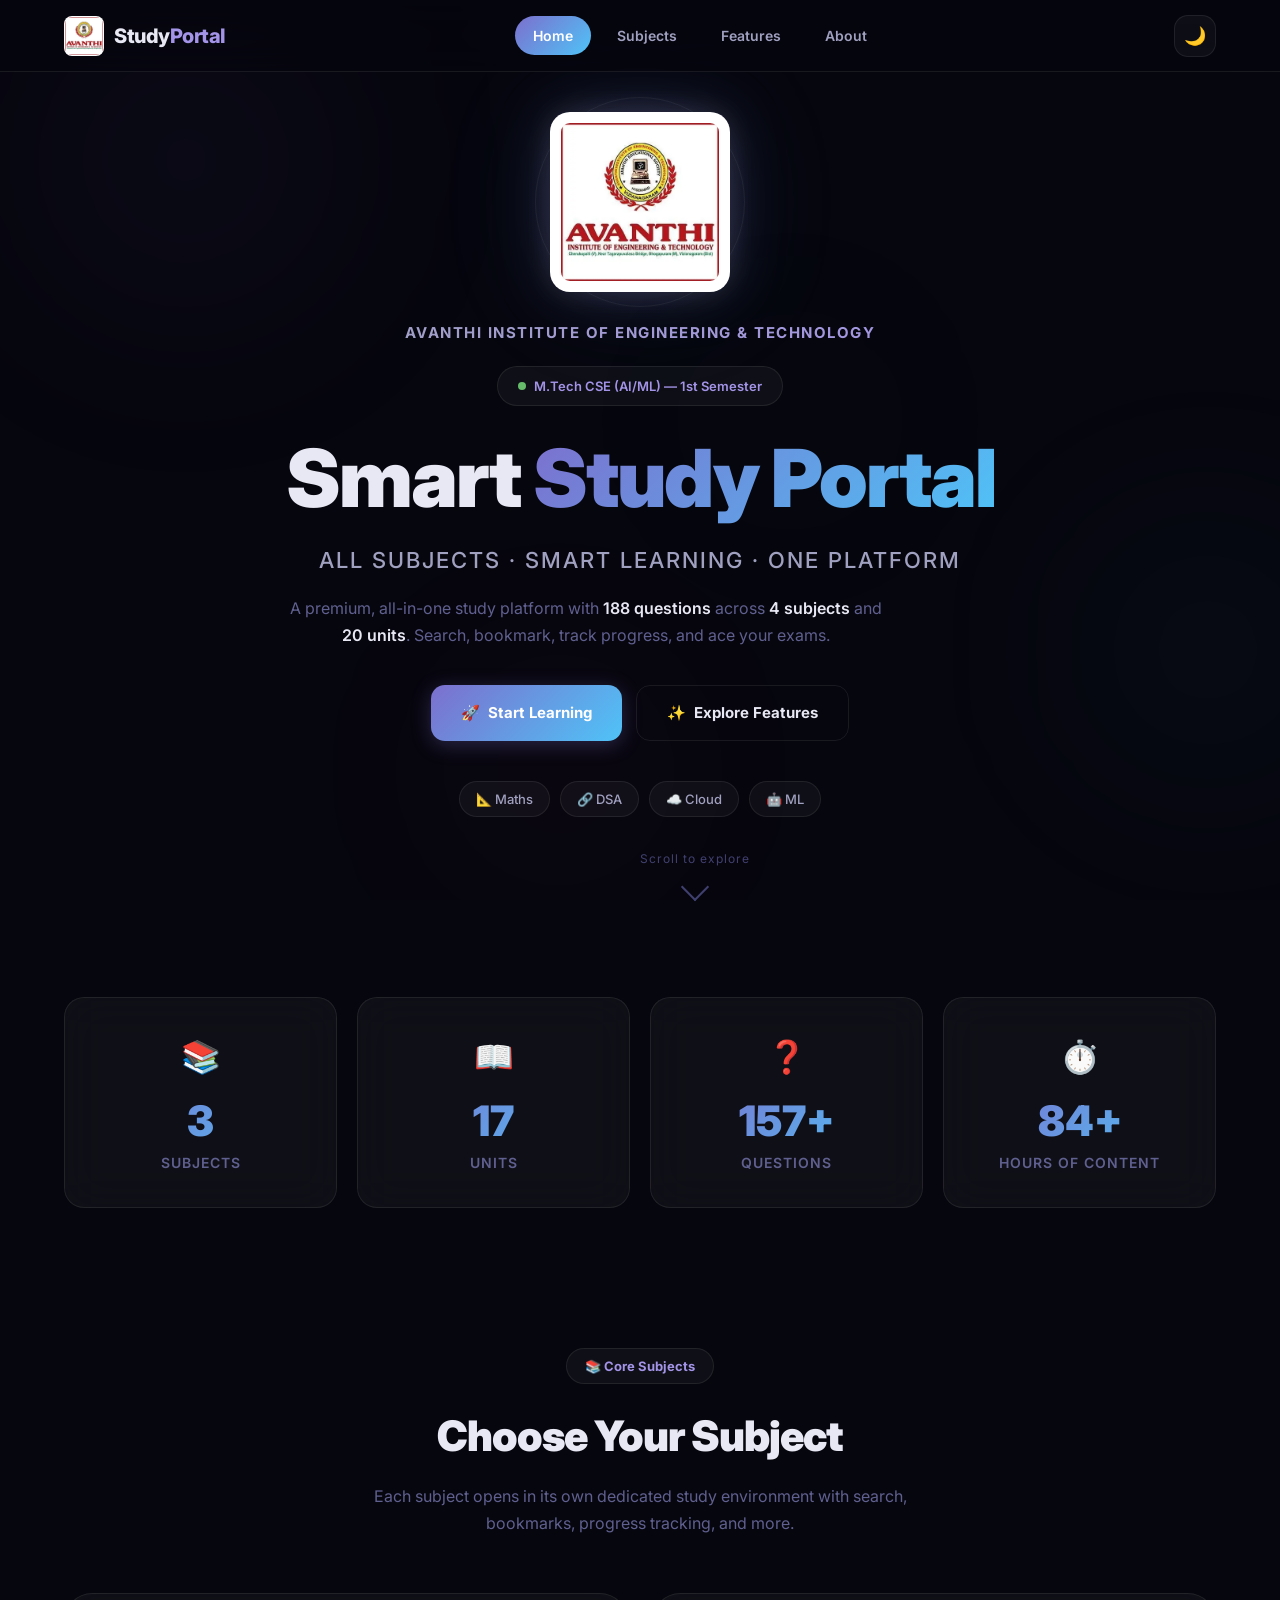
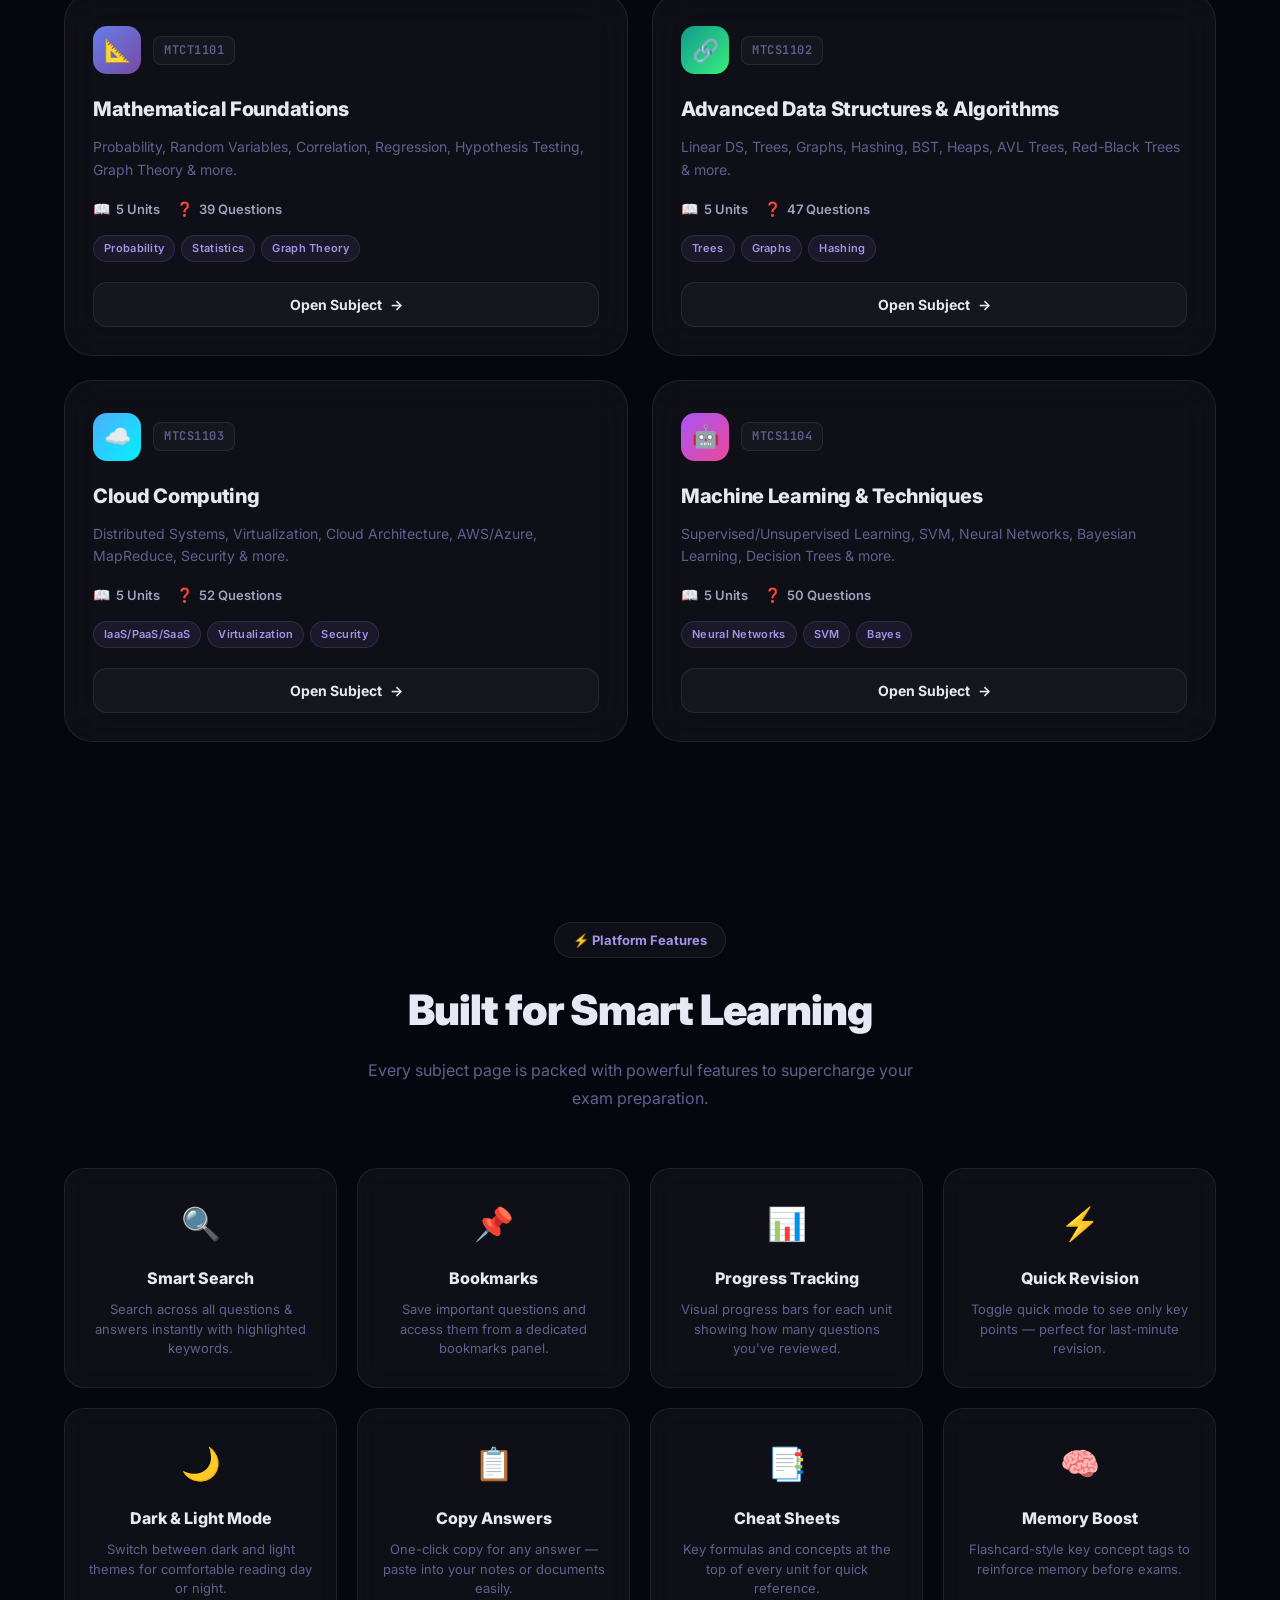
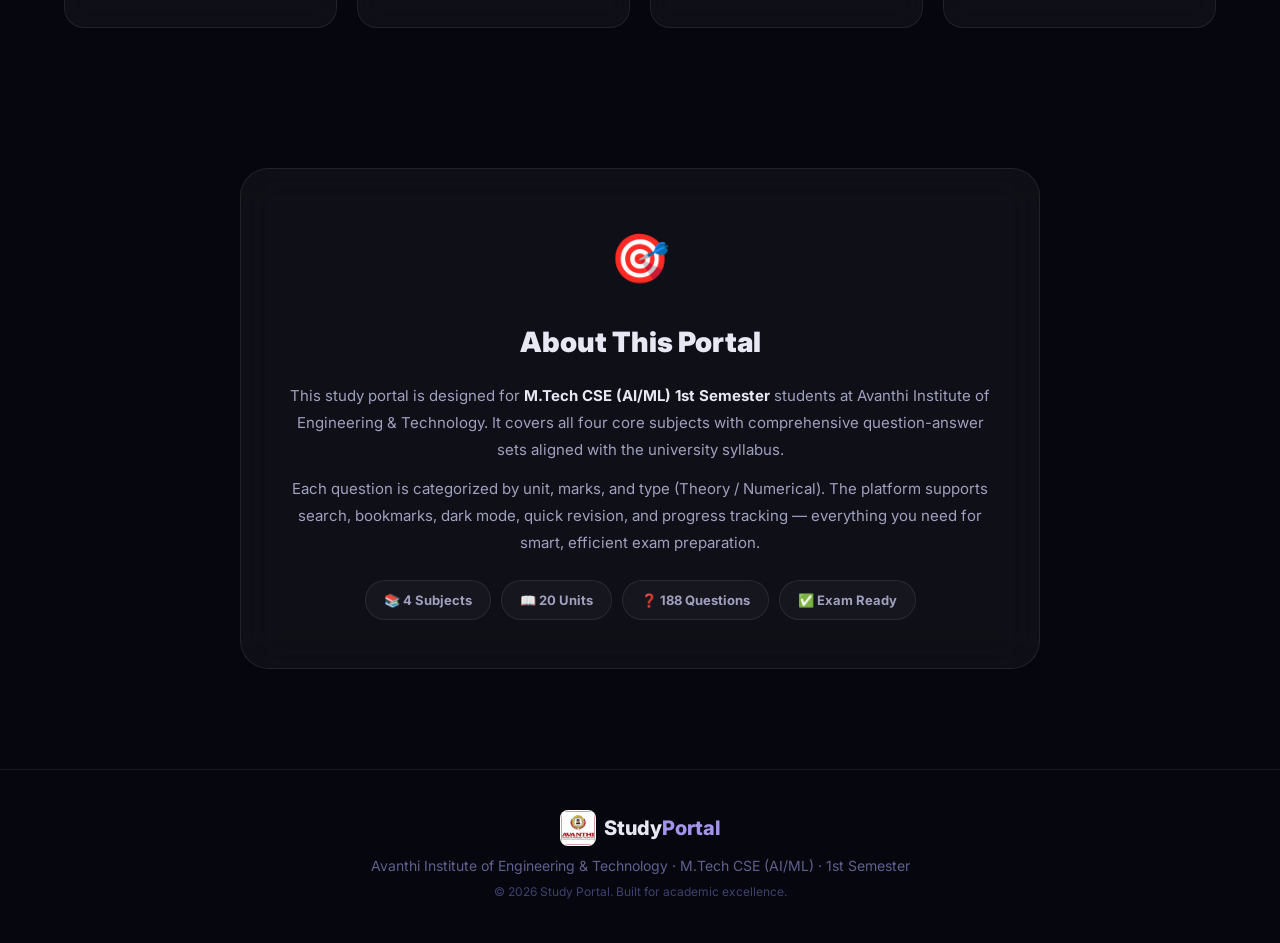
<file: index.html>
<!DOCTYPE html>
<html lang="en" data-theme="dark">
<head>
<meta charset="UTF-8">
<meta name="viewport" content="width=device-width, initial-scale=1.0">
<title>M.Tech CSE (AI/ML) Study Portal — Smart Learning Platform</title>
<meta name="description" content="Premium study platform for M.Tech CSE (AI/ML) 1st Semester — Mathematical Foundations, Advanced DSA, Cloud Computing, Machine Learning. 188 questions across 20 units.">
<link rel="preconnect" href="https://fonts.googleapis.com">
<link rel="preconnect" href="https://fonts.gstatic.com" crossorigin>
<link href="https://fonts.googleapis.com/css2?family=Inter:wght@300;400;500;600;700;800;900&family=JetBrains+Mono:wght@400;600&display=swap" rel="stylesheet">
<link rel="stylesheet" href="assets/css/style.css">
</head>
<body>

<!-- ========== ANIMATED BACKGROUND ========== -->
<div class="bg-mesh" aria-hidden="true">
  <div class="orb orb-1"></div>
  <div class="orb orb-2"></div>
  <div class="orb orb-3"></div>
  <div class="orb orb-4"></div>
</div>

<!-- ========== NAVIGATION ========== -->
<nav class="navbar" id="navbar">
  <div class="nav-inner container">
    <a href="#" class="nav-brand">
      <img src="assets/images/avanthi_clg logo.webp" alt="Avanthi Institute" class="nav-logo">
      <span class="brand-text">Study<span class="brand-accent">Portal</span></span>
    </a>
    <div class="nav-links" id="navLinks">
      <a href="#hero" class="nav-link active">Home</a>
      <a href="#subjects" class="nav-link">Subjects</a>
      <a href="#features" class="nav-link">Features</a>
      <a href="#about" class="nav-link">About</a>
    </div>
    <div class="nav-actions">
      <button class="theme-toggle" id="themeToggle" title="Toggle Theme" aria-label="Toggle theme">
        <span class="theme-icon" id="themeIcon">🌙</span>
      </button>
      <button class="nav-hamburger" id="hamburger" aria-label="Toggle menu">
        <span></span><span></span><span></span>
      </button>
    </div>
  </div>
</nav>

<!-- ========== HERO SECTION ========== -->
<section class="hero" id="hero">
  <div class="hero-content container">
    <div class="hero-college">
      <img src="assets/images/avanthi_clg logo.webp" alt="Avanthi Institute of Engineering & Technology" class="hero-logo">
    </div>
    <p class="hero-college-name">Avanthi Institute of Engineering & Technology</p>
    <div class="hero-badge">
      <span class="badge-dot"></span>
      M.Tech CSE (AI/ML) — 1st Semester
    </div>
    <h1 class="hero-title">
      Smart <span class="gradient-text">Study Portal</span>
    </h1>
    <p class="hero-subtitle">All Subjects · Smart Learning · One Platform</p>
    <p class="hero-desc">
      A premium, all-in-one study platform with <strong>188 questions</strong> across 
      <strong>4 subjects</strong> and <strong>20 units</strong>. Search, bookmark, track progress, 
      and ace your exams.
    </p>
    <div class="hero-actions">
      <a href="#subjects" class="btn btn-primary btn-glow">
        <span>🚀</span> Start Learning
      </a>
      <a href="#features" class="btn btn-outline">
        <span>✨</span> Explore Features
      </a>
    </div>
    <div class="hero-chips">
      <span class="chip">📐 Maths</span>
      <span class="chip">🔗 DSA</span>
      <span class="chip">☁️ Cloud</span>
      <span class="chip">🤖 ML</span>
    </div>
  </div>
  <div class="hero-scroll-indicator">
    <span>Scroll to explore</span>
    <div class="scroll-arrow"></div>
  </div>
</section>

<!-- ========== STATS SECTION ========== -->
<section class="stats-section" id="stats">
  <div class="container">
    <div class="stats-grid">
      <div class="stat-card reveal">
        <div class="stat-icon">📚</div>
        <div class="stat-number" data-target="4">0</div>
        <div class="stat-label">Subjects</div>
      </div>
      <div class="stat-card reveal">
        <div class="stat-icon">📖</div>
        <div class="stat-number" data-target="20">0</div>
        <div class="stat-label">Units</div>
      </div>
      <div class="stat-card reveal">
        <div class="stat-icon">❓</div>
        <div class="stat-number" data-target="188">0</div>
        <div class="stat-label">Questions</div>
      </div>
      <div class="stat-card reveal">
        <div class="stat-icon">⏱️</div>
        <div class="stat-number" data-target="100">0</div>
        <div class="stat-label">Hours of Content</div>
      </div>
    </div>
  </div>
</section>

<!-- ========== RECENTLY OPENED ========== -->
<section class="recent-section" id="recent" style="display:none;">
  <div class="container">
    <div class="recent-banner reveal">
      <div class="recent-icon">⚡</div>
      <div class="recent-info">
        <span class="recent-label">Continue Learning</span>
        <span class="recent-subject" id="recentSubjectName">—</span>
      </div>
      <a href="#" class="btn btn-primary btn-sm" id="recentBtn">Resume →</a>
    </div>
  </div>
</section>

<!-- ========== SUBJECTS SECTION ========== -->
<section class="subjects-section" id="subjects">
  <div class="container">
    <div class="section-header reveal">
      <span class="section-tag">📚 Core Subjects</span>
      <h2 class="section-title">Choose Your Subject</h2>
      <p class="section-desc">Each subject opens in its own dedicated study environment with search, bookmarks, progress tracking, and more.</p>
    </div>

    <div class="subjects-grid">
      <!-- MATHS -->
      <div class="subject-card reveal" data-subject="maths" onclick="openSubject('maths')">
        <div class="card-glow"></div>
        <div class="card-header">
          <div class="card-icon" style="background:linear-gradient(135deg,#667eea,#764ba2);">📐</div>
          <span class="card-code">MTCT1101</span>
        </div>
        <h3 class="card-title">Mathematical Foundations</h3>
        <p class="card-desc">Probability, Random Variables, Correlation, Regression, Hypothesis Testing, Graph Theory & more.</p>
        <div class="card-meta">
          <span class="meta-item"><span class="meta-icon">📖</span> 5 Units</span>
          <span class="meta-item"><span class="meta-icon">❓</span> 39 Questions</span>
        </div>
        <div class="card-tags">
          <span class="tag">Probability</span>
          <span class="tag">Statistics</span>
          <span class="tag">Graph Theory</span>
        </div>
        <button class="card-btn" aria-label="Open Mathematical Foundations">
          Open Subject <span class="btn-arrow">→</span>
        </button>
      </div>

      <!-- DSA -->
      <div class="subject-card reveal" data-subject="dsa" onclick="openSubject('dsa')">
        <div class="card-glow"></div>
        <div class="card-header">
          <div class="card-icon" style="background:linear-gradient(135deg,#11998e,#38ef7d);">🔗</div>
          <span class="card-code">MTCS1102</span>
        </div>
        <h3 class="card-title">Advanced Data Structures & Algorithms</h3>
        <p class="card-desc">Linear DS, Trees, Graphs, Hashing, BST, Heaps, AVL Trees, Red-Black Trees & more.</p>
        <div class="card-meta">
          <span class="meta-item"><span class="meta-icon">📖</span> 5 Units</span>
          <span class="meta-item"><span class="meta-icon">❓</span> 47 Questions</span>
        </div>
        <div class="card-tags">
          <span class="tag">Trees</span>
          <span class="tag">Graphs</span>
          <span class="tag">Hashing</span>
        </div>
        <button class="card-btn" aria-label="Open Advanced DSA">
          Open Subject <span class="btn-arrow">→</span>
        </button>
      </div>

      <!-- CLOUD -->
      <div class="subject-card reveal" data-subject="cloud" onclick="openSubject('cloud')">
        <div class="card-glow"></div>
        <div class="card-header">
          <div class="card-icon" style="background:linear-gradient(135deg,#4facfe,#00f2fe);">☁️</div>
          <span class="card-code">MTCS1103</span>
        </div>
        <h3 class="card-title">Cloud Computing</h3>
        <p class="card-desc">Distributed Systems, Virtualization, Cloud Architecture, AWS/Azure, MapReduce, Security & more.</p>
        <div class="card-meta">
          <span class="meta-item"><span class="meta-icon">📖</span> 5 Units</span>
          <span class="meta-item"><span class="meta-icon">❓</span> 52 Questions</span>
        </div>
        <div class="card-tags">
          <span class="tag">IaaS/PaaS/SaaS</span>
          <span class="tag">Virtualization</span>
          <span class="tag">Security</span>
        </div>
        <button class="card-btn" aria-label="Open Cloud Computing">
          Open Subject <span class="btn-arrow">→</span>
        </button>
      </div>

      <!-- ML -->
      <div class="subject-card reveal" data-subject="ml" onclick="openSubject('ml')">
        <div class="card-glow"></div>
        <div class="card-header">
          <div class="card-icon" style="background:linear-gradient(135deg,#a855f7,#ec4899);">🤖</div>
          <span class="card-code">MTCS1104</span>
        </div>
        <h3 class="card-title">Machine Learning & Techniques</h3>
        <p class="card-desc">Supervised/Unsupervised Learning, SVM, Neural Networks, Bayesian Learning, Decision Trees & more.</p>
        <div class="card-meta">
          <span class="meta-item"><span class="meta-icon">📖</span> 5 Units</span>
          <span class="meta-item"><span class="meta-icon">❓</span> 50 Questions</span>
        </div>
        <div class="card-tags">
          <span class="tag">Neural Networks</span>
          <span class="tag">SVM</span>
          <span class="tag">Bayes</span>
        </div>
        <button class="card-btn" aria-label="Open Machine Learning">
          Open Subject <span class="btn-arrow">→</span>
        </button>
      </div>
    </div>
  </div>
</section>

<!-- ========== FEATURES SECTION ========== -->
<section class="features-section" id="features">
  <div class="container">
    <div class="section-header reveal">
      <span class="section-tag">⚡ Platform Features</span>
      <h2 class="section-title">Built for Smart Learning</h2>
      <p class="section-desc">Every subject page is packed with powerful features to supercharge your exam preparation.</p>
    </div>

    <div class="features-grid">
      <div class="feature-card reveal">
        <div class="feature-icon">🔍</div>
        <h3>Smart Search</h3>
        <p>Search across all questions & answers instantly with highlighted keywords.</p>
      </div>
      <div class="feature-card reveal">
        <div class="feature-icon">📌</div>
        <h3>Bookmarks</h3>
        <p>Save important questions and access them from a dedicated bookmarks panel.</p>
      </div>
      <div class="feature-card reveal">
        <div class="feature-icon">📊</div>
        <h3>Progress Tracking</h3>
        <p>Visual progress bars for each unit showing how many questions you've reviewed.</p>
      </div>
      <div class="feature-card reveal">
        <div class="feature-icon">⚡</div>
        <h3>Quick Revision</h3>
        <p>Toggle quick mode to see only key points — perfect for last-minute revision.</p>
      </div>
      <div class="feature-card reveal">
        <div class="feature-icon">🌙</div>
        <h3>Dark & Light Mode</h3>
        <p>Switch between dark and light themes for comfortable reading day or night.</p>
      </div>
      <div class="feature-card reveal">
        <div class="feature-icon">📋</div>
        <h3>Copy Answers</h3>
        <p>One-click copy for any answer — paste into your notes or documents easily.</p>
      </div>
      <div class="feature-card reveal">
        <div class="feature-icon">📑</div>
        <h3>Cheat Sheets</h3>
        <p>Key formulas and concepts at the top of every unit for quick reference.</p>
      </div>
      <div class="feature-card reveal">
        <div class="feature-icon">🧠</div>
        <h3>Memory Boost</h3>
        <p>Flashcard-style key concept tags to reinforce memory before exams.</p>
      </div>
    </div>
  </div>
</section>

<!-- ========== ABOUT SECTION ========== -->
<section class="about-section" id="about">
  <div class="container">
    <div class="about-card reveal">
      <div class="about-icon">🎯</div>
      <h2>About This Portal</h2>
      <p>
        This study portal is designed for <strong>M.Tech CSE (AI/ML) 1st Semester</strong> students 
        at Avanthi Institute of Engineering & Technology. It covers all four core subjects with 
        comprehensive question-answer sets aligned with the university syllabus.
      </p>
      <p>
        Each question is categorized by unit, marks, and type (Theory / Numerical). 
        The platform supports search, bookmarks, dark mode, quick revision, and progress tracking 
        — everything you need for smart, efficient exam preparation.
      </p>
      <div class="about-badges">
        <span class="about-badge">📚 4 Subjects</span>
        <span class="about-badge">📖 20 Units</span>
        <span class="about-badge">❓ 188 Questions</span>
        <span class="about-badge">✅ Exam Ready</span>
      </div>
    </div>
  </div>
</section>

<!-- ========== FOOTER ========== -->
<footer class="footer">
  <div class="container">
    <div class="footer-content">
      <div class="footer-brand">
        <img src="assets/images/avanthi_clg logo.webp" alt="Avanthi Institute" class="footer-logo">
        <span>Study<span class="brand-accent">Portal</span></span>
      </div>
      <p class="footer-text">Avanthi Institute of Engineering & Technology · M.Tech CSE (AI/ML) · 1st Semester</p>
      <p class="footer-copy">© 2026 Study Portal. Built for academic excellence.</p>
    </div>
  </div>
</footer>

<!-- ========== SCROLL TO TOP ========== -->
<button class="scroll-top" id="scrollTop" title="Scroll to top" aria-label="Scroll to top">↑</button>

<script src="assets/js/script.js"></script>
</body>
</html>
</file>
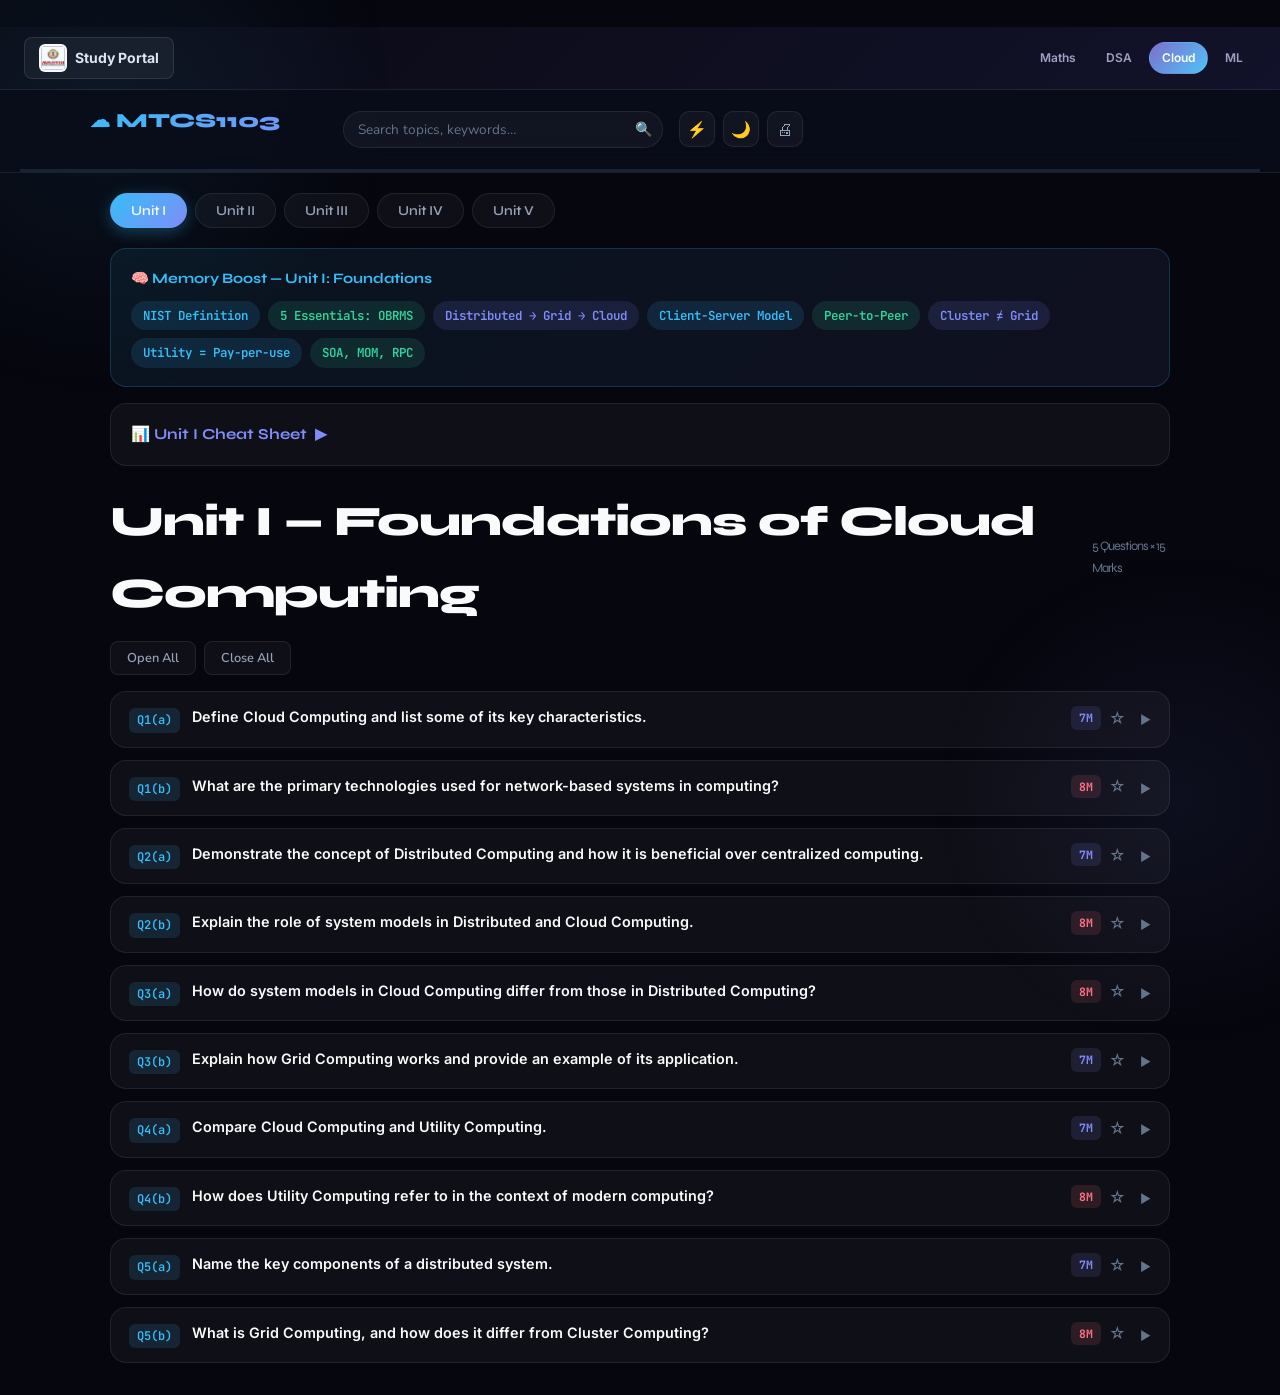
<file: subjects/cloud.html>
﻿﻿<!DOCTYPE html>
<html lang="en">
<head>
<meta charset="UTF-8">
<meta name="viewport" content="width=device-width, initial-scale=1.0">
<title>Cloud Computing — MTCS1103 Study App</title>
<style>
  @import url('https://fonts.googleapis.com/css2?family=Syne:wght@400;600;700;800&family=JetBrains+Mono:wght@400;500&family=Nunito:wght@400;500;600;700&display=swap');

  :root {
    --bg: #0a0e1a;
    --bg2: #111827;
    --bg3: #1a2235;
    --card: rgba(255,255,255,0.04);
    --card-border: rgba(255,255,255,0.08);
    --accent: #38bdf8;
    --accent2: #818cf8;
    --accent3: #34d399;
    --text: #e2e8f0;
    --text2: #94a3b8;
    --text3: #64748b;
    --heading: #f8fafc;
    --tag-bg: rgba(56,189,248,0.12);
    --tag-c: #38bdf8;
    --answer-bg: rgba(17,24,39,0.7);
    --shadow: 0 8px 32px rgba(0,0,0,0.4);
    --radius: 16px;
    --mono: 'JetBrains Mono', monospace;
  }
  .light {
    --bg: #f0f4ff;
    --bg2: #e4eaf8;
    --bg3: #dce3f5;
    --card: rgba(255,255,255,0.8);
    --card-border: rgba(100,116,180,0.18);
    --text: #1e293b;
    --text2: #475569;
    --text3: #94a3b8;
    --heading: #0f172a;
    --answer-bg: rgba(240,244,255,0.9);
    --shadow: 0 8px 32px rgba(100,116,180,0.12);
  }

  *, *::before, *::after { box-sizing: border-box; margin: 0; padding: 0; }

  body {
    font-family: 'Nunito', sans-serif;
    background: var(--bg);
    color: var(--text);
    min-height: 100vh;
    transition: background 0.3s, color 0.3s;
    overflow-x: hidden;
  }

  body::before {
    content: '';
    position: fixed;
    top: -200px; left: -200px;
    width: 600px; height: 600px;
    background: radial-gradient(circle, rgba(56,189,248,0.07) 0%, transparent 70%);
    pointer-events: none;
    z-index: 0;
  }
  body::after {
    content: '';
    position: fixed;
    bottom: -150px; right: -150px;
    width: 500px; height: 500px;
    background: radial-gradient(circle, rgba(129,140,248,0.07) 0%, transparent 70%);
    pointer-events: none;
    z-index: 0;
  }

  /* HEADER */
  header {
    position: sticky; top: 0; z-index: 100;
    background: rgba(10,14,26,0.85);
    backdrop-filter: blur(20px);
    border-bottom: 1px solid var(--card-border);
    padding: 0 20px;
  }
  .light header { background: rgba(240,244,255,0.9); }

  .header-inner {
    max-width: 1100px; margin: 0 auto;
    display: flex; align-items: center; gap: 16px;
    padding: 14px 0;
    flex-wrap: wrap;
  }
  .logo {
    font-family: 'Syne', sans-serif;
    font-weight: 800; font-size: 1.25rem;
    background: linear-gradient(135deg, var(--accent), var(--accent2));
    -webkit-background-clip: text; -webkit-text-fill-color: transparent;
    background-clip: text;
    flex-shrink: 0;
  }
  .logo span { font-size: 0.75rem; font-weight: 600; display: block; opacity: 0.8; margin-top: -4px; }

  .search-wrap {
    flex: 1; min-width: 180px; max-width: 320px;
    position: relative;
  }
  #searchInput {
    width: 100%; padding: 8px 36px 8px 14px;
    background: var(--card); border: 1px solid var(--card-border);
    border-radius: 24px; color: var(--text);
    font-family: 'Nunito', sans-serif; font-size: 0.85rem;
    outline: none; transition: border-color 0.2s;
  }
  #searchInput:focus { border-color: var(--accent); }
  #searchInput::placeholder { color: var(--text3); }
  .search-icon { position: absolute; right: 11px; top: 50%; transform: translateY(-50%); color: var(--text3); font-size: 14px; pointer-events: none; }

  .header-btns { display: flex; gap: 8px; align-items: center; }
  .btn-icon {
    width: 36px; height: 36px; border-radius: 10px;
    background: var(--card); border: 1px solid var(--card-border);
    cursor: pointer; color: var(--text2);
    display: flex; align-items: center; justify-content: center;
    font-size: 16px; transition: all 0.2s; user-select: none;
  }
  .btn-icon:hover { background: var(--accent); color: #fff; border-color: var(--accent); }

  /* PROGRESS BAR */
  .progress-bar-wrap { background: var(--bg3); height: 3px; }
  #progressBar { height: 100%; background: linear-gradient(90deg, var(--accent), var(--accent2)); width: 0%; transition: width 0.3s; }

  /* TABS */
  .tabs-wrap {
    max-width: 1100px; margin: 0 auto;
    padding: 20px 20px 0;
    display: flex; gap: 8px; flex-wrap: wrap;
  }
  .tab-btn {
    padding: 8px 20px; border-radius: 24px;
    border: 1px solid var(--card-border);
    background: var(--card); color: var(--text2);
    cursor: pointer; font-family: 'Syne', sans-serif;
    font-weight: 600; font-size: 0.85rem;
    transition: all 0.2s; user-select: none;
  }
  .tab-btn:hover { border-color: var(--accent); color: var(--accent); }
  .tab-btn.active {
    background: linear-gradient(135deg, var(--accent), var(--accent2));
    border-color: transparent; color: #fff;
    box-shadow: 0 4px 16px rgba(56,189,248,0.3);
  }

  /* MAIN */
  main { max-width: 1100px; margin: 0 auto; padding: 20px; position: relative; z-index: 1; }

  /* UNIT PANEL */
  .unit-panel { display: none; animation: fadeIn 0.3s ease; }
  .unit-panel.active { display: block; }
  @keyframes fadeIn { from { opacity: 0; transform: translateY(10px); } to { opacity: 1; transform: translateY(0); } }

  /* MEMORY BOOST */
  .memory-card {
    background: linear-gradient(135deg, rgba(56,189,248,0.08), rgba(129,140,248,0.08));
    border: 1px solid rgba(56,189,248,0.2);
    border-radius: var(--radius); padding: 18px 20px; margin-bottom: 16px;
  }
  .memory-card h3 { font-family: 'Syne', sans-serif; font-size: 0.9rem; color: var(--accent); margin-bottom: 10px; display: flex; align-items: center; gap: 6px; }
  .memory-items { display: flex; flex-wrap: wrap; gap: 8px; }
  .mem-tag {
    padding: 4px 12px; border-radius: 20px;
    background: var(--tag-bg); color: var(--tag-c);
    font-size: 0.78rem; font-weight: 600; font-family: var(--mono);
  }
  .mem-tag.green { background: rgba(52,211,153,0.12); color: var(--accent3); }
  .mem-tag.purple { background: rgba(129,140,248,0.12); color: var(--accent2); }

  /* CHEAT SHEET */
  .cheat-sheet {
    background: var(--card); border: 1px solid var(--card-border);
    border-radius: var(--radius); padding: 18px 20px; margin-bottom: 20px;
  }
  .cheat-sheet summary {
    font-family: 'Syne', sans-serif; font-weight: 700;
    font-size: 0.95rem; cursor: pointer; color: var(--accent2);
    display: flex; align-items: center; gap: 8px;
    list-style: none; user-select: none;
  }
  .cheat-sheet summary::-webkit-details-marker { display: none; }
  .cheat-sheet[open] summary .arrow { transform: rotate(90deg); }
  .arrow { transition: transform 0.2s; display: inline-block; }
  .cheat-body { margin-top: 14px; }
  .cheat-table { width: 100%; border-collapse: collapse; font-size: 0.82rem; margin-top: 10px; }
  .cheat-table th { background: rgba(56,189,248,0.1); color: var(--accent); padding: 8px 12px; text-align: left; font-family: 'Syne', sans-serif; }
  .cheat-table td { padding: 7px 12px; border-bottom: 1px solid var(--card-border); color: var(--text2); vertical-align: top; }
  .cheat-table tr:last-child td { border-bottom: none; }

  /* CONTROLS */
  .q-controls { display: flex; gap: 8px; margin-bottom: 16px; flex-wrap: wrap; }
  .ctrl-btn {
    padding: 7px 16px; border-radius: 8px;
    background: var(--card); border: 1px solid var(--card-border);
    color: var(--text2); cursor: pointer; font-size: 0.8rem;
    font-family: 'Nunito', sans-serif; font-weight: 600;
    transition: all 0.15s;
  }
  .ctrl-btn:hover { background: var(--bg3); color: var(--text); }
  .ctrl-btn.active { background: var(--accent3); border-color: var(--accent3); color: #0a0e1a; }

  /* QUESTION CARD */
  .q-card {
    background: var(--card); border: 1px solid var(--card-border);
    border-radius: var(--radius); margin-bottom: 12px;
    overflow: hidden; transition: border-color 0.2s;
  }
  .q-card:hover { border-color: rgba(56,189,248,0.3); }
  .q-card.bookmarked { border-color: rgba(251,191,36,0.5); }

  .q-header {
    padding: 14px 18px; cursor: pointer;
    display: flex; align-items: flex-start; gap: 12px;
    user-select: none;
  }
  .q-num {
    font-family: var(--mono); font-size: 0.75rem;
    color: var(--accent); background: var(--tag-bg);
    padding: 2px 8px; border-radius: 6px;
    flex-shrink: 0; margin-top: 2px; font-weight: 600;
  }
  .q-text { flex: 1; font-size: 0.9rem; color: var(--heading); font-weight: 600; line-height: 1.5; }
  .q-meta { display: flex; gap: 6px; align-items: center; flex-shrink: 0; flex-wrap: wrap; }
  .marks-tag {
    font-size: 0.72rem; font-weight: 700; padding: 2px 8px;
    border-radius: 6px; font-family: var(--mono);
    background: rgba(52,211,153,0.12); color: var(--accent3);
  }
  .marks-tag.m7 { background: rgba(129,140,248,0.12); color: var(--accent2); }
  .marks-tag.m8 { background: rgba(251,113,133,0.12); color: #fb7185; }
  .bookmark-btn {
    background: none; border: none; cursor: pointer;
    color: var(--text3); font-size: 16px;
    transition: color 0.2s; padding: 0 2px;
  }
  .bookmark-btn.active { color: #fbbf24; }
  .expand-arrow { color: var(--text3); font-size: 12px; transition: transform 0.2s; flex-shrink: 0; margin-top: 4px; }
  .q-card.open .expand-arrow { transform: rotate(90deg); }

  /* ANSWER BODY */
  .answer-body {
    display: none; padding: 0 18px 18px;
    border-top: 1px solid var(--card-border);
  }
  .q-card.open .answer-body { display: block; }

  .answer-inner {
    background: var(--answer-bg); border-radius: 10px;
    padding: 16px 18px; margin-top: 14px;
    font-size: 0.875rem; line-height: 1.8; color: var(--text);
    position: relative;
  }
  .copy-btn {
    position: absolute; top: 10px; right: 10px;
    padding: 4px 10px; border-radius: 6px;
    background: var(--card); border: 1px solid var(--card-border);
    color: var(--text3); cursor: pointer; font-size: 0.72rem;
    font-family: 'Nunito', sans-serif; transition: all 0.15s;
  }
  .copy-btn:hover { background: var(--accent3); color: #0a0e1a; border-color: var(--accent3); }

  .answer-inner h4 {
    font-family: 'Syne', sans-serif; font-size: 0.85rem;
    color: var(--accent); margin: 14px 0 6px;
    display: flex; align-items: center; gap: 6px;
  }
  .answer-inner h4:first-child { margin-top: 0; }
  .answer-inner ul { padding-left: 18px; }
  .answer-inner ul li { margin-bottom: 6px; }
  .answer-inner p { margin-bottom: 8px; }
  .kw { color: var(--accent2); font-weight: 700; }
  .kw2 { color: var(--accent3); font-weight: 700; }
  .kw3 { color: #fb7185; font-weight: 700; }

  /* ASCII DIAGRAM */
  pre.diagram {
    background: rgba(0,0,0,0.3); border: 1px solid var(--card-border);
    border-radius: 8px; padding: 12px 14px;
    font-family: var(--mono); font-size: 0.75rem;
    color: var(--accent3); overflow-x: auto;
    white-space: pre; margin: 10px 0;
    line-height: 1.5;
  }
  .light pre.diagram { background: rgba(0,0,0,0.05); }

  /* COMPARISON TABLE */
  .cmp-table { width: 100%; border-collapse: collapse; font-size: 0.8rem; margin: 10px 0; border-radius: 8px; overflow: hidden; }
  .cmp-table th { background: rgba(56,189,248,0.15); color: var(--accent); padding: 8px 12px; text-align: left; font-family: 'Syne', sans-serif; font-size: 0.8rem; }
  .cmp-table td { padding: 7px 12px; border-bottom: 1px solid var(--card-border); color: var(--text2); }
  .cmp-table tr:last-child td { border-bottom: none; }
  .cmp-table tr:nth-child(even) td { background: rgba(255,255,255,0.02); }

  /* QUICK REVISION */
  .quick-mode .answer-body { display: block !important; }
  .quick-mode .answer-inner > *:not(ul):not(h4) { display: none; }
  .quick-mode .answer-inner > ul { display: block; }
  .quick-mode .answer-inner > h4 { display: flex; }

  /* SEARCH HIGHLIGHT */
  .highlight { background: rgba(251,191,36,0.3); border-radius: 3px; padding: 0 2px; }

  /* SEARCH RESULTS INFO */
  .search-info { padding: 8px 0; color: var(--accent); font-size: 0.82rem; font-family: var(--mono); margin-bottom: 10px; }

  /* FAB */
  #fab {
    position: fixed; bottom: 28px; right: 24px; z-index: 200;
    width: 48px; height: 48px; border-radius: 50%;
    background: linear-gradient(135deg, var(--accent), var(--accent2));
    border: none; cursor: pointer; color: #fff;
    font-size: 20px; display: flex; align-items: center; justify-content: center;
    box-shadow: 0 4px 20px rgba(56,189,248,0.4);
    transition: transform 0.2s, opacity 0.2s;
    opacity: 0; pointer-events: none;
  }
  #fab.visible { opacity: 1; pointer-events: auto; }
  #fab:hover { transform: scale(1.1); }

  /* SEARCH NO MATCH */
  .no-match { display: none; padding: 40px; text-align: center; color: var(--text3); font-size: 0.9rem; }

  /* SECTION TITLE */
  .section-title {
    font-family: 'Syne', sans-serif; font-size: 1.3rem; font-weight: 800;
    color: var(--heading); margin-bottom: 16px;
    display: flex; align-items: center; gap: 10px;
  }
  .section-title span { font-size: 0.8rem; color: var(--text3); font-weight: 400; }

  /* RESPONSIVE */
  @media (max-width: 600px) {
    .header-inner { gap: 10px; }
    .logo { font-size: 1rem; }
    .search-wrap { min-width: 120px; }
    .q-text { font-size: 0.83rem; }
    .answer-inner { font-size: 0.82rem; padding: 12px 14px; }
    pre.diagram { font-size: 0.68rem; }
    .cmp-table { font-size: 0.75rem; }
  }

  /* PRINT */
  @media print {
    header, #fab, .q-controls, .btn-icon, .copy-btn, .bookmark-btn { display: none !important; }
    .answer-body { display: block !important; }
    .unit-panel { display: block !important; }
    body { background: white; color: black; }
    .answer-inner { background: #f5f5f5; }
    pre.diagram { color: #333; }
  }
</style>
<link href="https://fonts.googleapis.com/css2?family=Inter:wght@400;600;700;800&display=swap" rel="stylesheet">
<link rel="stylesheet" href="../assets/css/style.css">
</head>
<body>
<!-- STUDY PORTAL NAVIGATION -->
<div class="sp-topbar" id="spTopbar">
  <a href="../index.html" class="sp-home-link"><img src="../assets/images/avanthi_clg logo.webp" alt="Avanthi" style="width:28px;height:28px;border-radius:6px;object-fit:contain;background:#fff;border:1px solid rgba(255,255,255,0.1);padding:1px;"> Study Portal</a>
  <div class="sp-nav-links">
    <a href="maths.html" class="sp-nav-link">Maths</a>
    <a href="dsa.html" class="sp-nav-link">DSA</a>
    <a href="cloud.html" class="sp-nav-link sp-active">Cloud</a>
    <a href="ml.html" class="sp-nav-link">ML</a>
  </div>
</div>
<script>
// Sync topbar theme with page theme
(function(){
  var tb = document.getElementById('spTopbar');
  if (!tb) return;
  function syncTheme() {
    var isDark = !document.body.classList.contains('light') && 
                 document.documentElement.getAttribute('data-theme') !== 'light';
    tb.classList.toggle('light-bar', !isDark);
  }
  syncTheme();
  new MutationObserver(syncTheme).observe(document.body, {attributes:true,attributeFilter:['class']});
  new MutationObserver(syncTheme).observe(document.documentElement, {attributes:true,attributeFilter:['data-theme']});
})();
</script>

<!-- HEADER -->
<header>
  <div class="header-inner">
    <div class="logo">
      ☁ MTCS1103
      <span>Cloud Computing — M.Tech Study App</span>
    </div>
    <div class="search-wrap">
      <input type="text" id="searchInput" placeholder="Search topics, keywords…">
      <span class="search-icon">🔍</span>
    </div>
    <div class="header-btns">
      <button class="btn-icon" id="quickRevBtn" title="Quick Revision Mode" onclick="toggleQuick()">⚡</button>
      <button class="btn-icon" id="themeBtn" title="Toggle Dark/Light" onclick="toggleTheme()">🌙</button>
      <button class="btn-icon" title="Print / Download PDF" onclick="window.print()">🖨</button>
    </div>
  </div>
  <div class="progress-bar-wrap"><div id="progressBar"></div></div>
</header>

<!-- TABS -->
<div class="tabs-wrap" id="tabsWrap">
  <button class="tab-btn active" onclick="showUnit(1, this)">Unit I</button>
  <button class="tab-btn" onclick="showUnit(2, this)">Unit II</button>
  <button class="tab-btn" onclick="showUnit(3, this)">Unit III</button>
  <button class="tab-btn" onclick="showUnit(4, this)">Unit IV</button>
  <button class="tab-btn" onclick="showUnit(5, this)">Unit V</button>
</div>

<main id="mainArea">

<!-- ===================== UNIT I ===================== -->
<div class="unit-panel active" id="unit-1">
  <div class="memory-card">
    <h3>🧠 Memory Boost — Unit I: Foundations</h3>
    <div class="memory-items">
      <span class="mem-tag">NIST Definition</span>
      <span class="mem-tag green">5 Essentials: OBRMS</span>
      <span class="mem-tag purple">Distributed → Grid → Cloud</span>
      <span class="mem-tag">Client-Server Model</span>
      <span class="mem-tag green">Peer-to-Peer</span>
      <span class="mem-tag purple">Cluster ≠ Grid</span>
      <span class="mem-tag">Utility = Pay-per-use</span>
      <span class="mem-tag green">SOA, MOM, RPC</span>
    </div>
  </div>

  <details class="cheat-sheet">
    <summary>📊 Unit I Cheat Sheet <span class="arrow">▶</span></summary>
    <div class="cheat-body">
      <table class="cheat-table">
        <tr><th>Concept</th><th>Key Definition</th></tr>
        <tr><td>Cloud Computing</td><td>On-demand network access to shared configurable computing resources (NIST)</td></tr>
        <tr><td>Distributed Computing</td><td>Multiple networked nodes cooperate to accomplish tasks</td></tr>
        <tr><td>Grid Computing</td><td>Federated resources across organizations for HPC workloads</td></tr>
        <tr><td>Cluster Computing</td><td>Same type of nodes (identical hardware and software) in LAN for high availability/performance</td></tr>
        <tr><td>Utility Computing</td><td>Metered, pay-per-use computing like electricity</td></tr>
        <tr><td>5 NIST Essentials</td><td>On-demand self-service, Broad network access, Resource pooling, Rapid elasticity, Measured service</td></tr>
      </table>
    </div>
  </details>

  <div class="section-title">Unit I — Foundations of Cloud Computing <span>5 Questions × 15 Marks</span></div>
  <div class="q-controls">
    <button class="ctrl-btn" onclick="openAll('unit-1')">Open All</button>
    <button class="ctrl-btn" onclick="closeAll('unit-1')">Close All</button>
  </div>
  <div id="search-info-1" class="search-info" style="display:none"></div>

  <!-- Q1a -->
  <div class="q-card" id="q1a-1">
    <div class="q-header" onclick="toggleQ(this)">
      <span class="q-num">Q1(a)</span>
      <span class="q-text">Define Cloud Computing and list some of its key characteristics.</span>
      <div class="q-meta">
        <span class="marks-tag m7">7M</span>
        <button class="bookmark-btn" onclick="toggleBookmark(event,this)">☆</button>
      </div>
      <span class="expand-arrow">▶</span>
    </div>
    <div class="answer-body">
      <div class="answer-inner">
        <button class="copy-btn" onclick="copyAnswer(this)">Copy</button>
        <h4>📌 Definition</h4>
        <p>Cloud Computing is a model for enabling <span class="kw">anytime, anywhere, on-demand network access</span> to a shared pool of computing resources (networks, servers, storage, applications, services) that can be quickly set up and removed with very little effort. <em>(NIST SP 800-145)</em></p>
        <h4>✅ Key Characteristics (NIST)</h4>
        <ul>
          <li><span class="kw">On-demand Self-service:</span> Users provision resources automatically without human interaction with the provider.</li>
          <li><span class="kw">Broad Network Access:</span> Capabilities available over the network via standard mechanisms (PC, mobile, tablet).</li>
          <li><span class="kw">Resource Pooling:</span> Provider's resources pooled to serve multiple consumers via multi-tenancy; physical/virtual resources dynamically assigned.</li>
          <li><span class="kw">Rapid Elasticity:</span> Capabilities can be elastically set up/created/released to scale rapidly with demand.</li>
          <li><span class="kw">Measured Service:</span> Resource usage monitored, controlled, and reported — pay-per-use model.</li>
          <li><span class="kw2">Scalability:</span> Scale up/down compute resources based on workload.</li>
          <li><span class="kw2">Fault Tolerance:</span> Redundant systems ensure high availability.</li>
        </ul>
        <h4>🔷 Architecture Diagram</h4>
<pre class="diagram">
  Users (PC/Mobile/Tablet)
         |
   [Internet / WAN]
         |
  ┌──────────────────────────┐
  │     CLOUD PROVIDER       │
  │  ┌────────┐ ┌─────────┐  │
  │  │Compute │ │Storage  │  │
  │  │(VMs)   │ │(S3/Blob)│  │
  │  └────────┘ └─────────┘  │
  │  ┌────────┐ ┌─────────┐  │
  │  │Network │ │Database │  │
  │  │(VPC)   │ │(RDS)    │  │
  │  └────────┘ └─────────┘  │
  └──────────────────────────┘
</pre>
        <h4>💡 Key Conclusion</h4>
        <p>Cloud Computing changes IT spending from large one-time hardware purchases (capital expense) to monthly usage-based payments (operational expense). The five NIST characteristics define what makes cloud computing unique. The most important features are elasticity (auto-scaling) and measured service (pay-per-use billing).</p>
      </div>
    </div>
  </div>

  <!-- Q1b -->
  <div class="q-card" id="q1b-1">
    <div class="q-header" onclick="toggleQ(this)">
      <span class="q-num">Q1(b)</span>
      <span class="q-text">What are the primary technologies used for network-based systems in computing?</span>
      <div class="q-meta"><span class="marks-tag m8">8M</span><button class="bookmark-btn" onclick="toggleBookmark(event,this)">☆</button></div>
      <span class="expand-arrow">▶</span>
    </div>
    <div class="answer-body">
      <div class="answer-inner">
        <button class="copy-btn" onclick="copyAnswer(this)">Copy</button>
        <h4>📌 Overview</h4>
        <p>Network-based computing systems rely on a set of core technologies that enable communication, resource sharing, and service delivery across distributed environments.</p>
        <h4>✅ Primary Technologies</h4>
        <ul>
          <li><span class="kw">Client-Server Model:</span> Centralized server provides resources/services; clients make requests over network. Foundation of web, email, FTP.</li>
          <li><span class="kw">Peer-to-Peer (P2P):</span> Every node acts as both client and server. No central authority. Example: BitTorrent, blockchain.</li>
          <li><span class="kw">Service-Oriented Architecture (SOA):</span> Software components expose services via standard interfaces (SOAP/REST). Enables loose coupling.</li>
          <li><span class="kw">Web Services:</span> SOAP, WSDL, UDDI — enable interoperable machine-to-machine communication over HTTP.</li>
          <li><span class="kw2">REST APIs:</span> Stateless, HTTP-based, JSON/XML — cornerstone of modern cloud APIs.</li>
          <li><span class="kw2">Message-Oriented Middleware (MOM):</span> Asynchronous communication via message queues (RabbitMQ, AWS SQS).</li>
          <li><span class="kw2">Remote Procedure Call (RPC/gRPC):</span> Execute procedures on remote systems as if local. Used in microservices.</li>
          <li><span class="kw">Virtualization:</span> VMware, KVM — hides the complexity of physical hardware to enable multi-tenancy.</li>
          <li><span class="kw">TCP/IP Protocol Suite:</span> HTTP, FTP, DNS, SMTP — foundational network protocols.</li>
          <li><span class="kw3">SDN (Software-Defined Networking):</span> Programmable network control for dynamic resource allocation.</li>
        </ul>
        <h4>🔷 Technology Stack Diagram</h4>
<pre class="diagram">
  ┌─────────────────────────────────────┐
  │         Application Layer           │
  │   (REST APIs, SOAP, Web Services)   │
  ├─────────────────────────────────────┤
  │         Middleware Layer            │
  │   (SOA, MOM, RPC, Message Queue)    │
  ├─────────────────────────────────────┤
  │         Virtualization Layer        │
  │   (VMware, KVM, Hypervisor)         │
  ├─────────────────────────────────────┤
  │         Network Layer               │
  │   (TCP/IP, SDN, HTTP, DNS)          │
  └─────────────────────────────────────┘
</pre>
        <h4>💡 Key Conclusion</h4>
        <p>Modern cloud platforms integrate all these technologies: TCP/IP for transport, REST for APIs, virtualization for isolation, and SDN for dynamic networking. Together they form the backbone of scalable, distributed cloud systems.</p>
      </div>
    </div>
  </div>

  <!-- Q2a -->
  <div class="q-card" id="q2a-1">
    <div class="q-header" onclick="toggleQ(this)">
      <span class="q-num">Q2(a)</span>
      <span class="q-text">Demonstrate the concept of Distributed Computing and how it is beneficial over centralized computing.</span>
      <div class="q-meta"><span class="marks-tag m7">7M</span><button class="bookmark-btn" onclick="toggleBookmark(event,this)">☆</button></div>
      <span class="expand-arrow">▶</span>
    </div>
    <div class="answer-body">
      <div class="answer-inner">
        <button class="copy-btn" onclick="copyAnswer(this)">Copy</button>
        <h4>📌 Definition</h4>
        <p><span class="kw">Distributed Computing</span> is a computing method where multiple independent computers that talk to each other over a network to do a common task — they look like one single system to the user.</p>
        <h4>✅ Core Concepts</h4>
        <ul>
          <li><span class="kw">Concurrency:</span> Many tasks run at the same time on different computers (nodes).</li>
          <li><span class="kw">No Shared Memory:</span> Computers (nodes) exchange information by sending messages to each other — there is no shared memory.</li>
          <li><span class="kw">Transparency:</span> The system hides details like where data is stored (location), how data is copied (replication), how failures are handled, and how tasks are moved (migration) — all transparent to the user.</li>
          <li><span class="kw">Openness:</span> Standard communication protocols allow different types of computers and software to work together without issues.</li>
          <li><span class="kw2">Scalability:</span> Scale out by adding more computers (nodes) to the system instead of upgrading a single machine.</li>
        </ul>
        <h4>🔷 Comparison: Centralized vs Distributed</h4>
        <table class="cmp-table">
          <tr><th>Aspect</th><th>Centralized</th><th>Distributed</th></tr>
          <tr><td>Single Point of Failure</td><td>Yes</td><td>No (fault tolerant)</td></tr>
          <tr><td>Scalability</td><td>Limited (vertical)</td><td>High (horizontal)</td></tr>
          <tr><td>Performance</td><td>Bottleneck at center</td><td>Parallel processing</td></tr>
          <tr><td>Cost</td><td>High (mainframes)</td><td>Low-cost, standard off-the-shelf hardware</td></tr>
          <tr><td>Fault Tolerance</td><td>Low</td><td>High (replication)</td></tr>
        </table>
        <h4>💡 Key Conclusion</h4>
        <p>Distributed computing removes the risk of one computer failure taking down everything, and allows the system to grow easily by adding more machines. This is why all modern cloud platforms are built on distributed computing principles. Google's GFS and MapReduce are classic examples.</p>
      </div>
    </div>
  </div>

  <!-- Q2b -->
  <div class="q-card" id="q2b-1">
    <div class="q-header" onclick="toggleQ(this)">
      <span class="q-num">Q2(b)</span>
      <span class="q-text">Explain the role of system models in Distributed and Cloud Computing.</span>
      <div class="q-meta"><span class="marks-tag m8">8M</span><button class="bookmark-btn" onclick="toggleBookmark(event,this)">☆</button></div>
      <span class="expand-arrow">▶</span>
    </div>
    <div class="answer-body">
      <div class="answer-inner">
        <button class="copy-btn" onclick="copyAnswer(this)">Copy</button>
        <h4>📌 Definition</h4>
        <p><span class="kw">System Models</span> are simplified pictures or descriptions that show the important features and working of distributed/cloud systems, giving a clear structure for designing, studying, and understanding these systems.</p>
        <h4>✅ Types of System Models</h4>
        <ul>
          <li><span class="kw">Physical Model:</span> Describes the physical hardware — computers (nodes), connections (links), and how the network is arranged. It shows what the actual machines look like.</li>
          <li><span class="kw">Architectural Model:</span> Defines how different parts of the system talk to each other (client-server, P2P, layered). It focuses on the roles of each part and how they communicate.</li>
          <li><span class="kw">Fundamental Model:</span> Covers how messages are sent (with/without time limits), how failures are handled (crash, message loss, bad behavior), and how security is managed.</li>
          <li><span class="kw2">Interaction Model:</span> Synchronous — messages must arrive within a fixed time limit. Asynchronous — messages can arrive at any time (used in cloud systems).</li>
          <li><span class="kw2">Failure Model:</span> Crash failure (node stops working), Omission failure (messages lost), Byzantine failure (node behaves incorrectly). Cloud systems should handle crash and omission failures.</li>
          <li><span class="kw2">Security Model:</span> Identifies possible attacks — listening to private data, changing data, pretending to be someone else — and the solutions to stop them (TLS encryption, IAM access control).</li>
        </ul>
<pre class="diagram">
System Models
├── Physical Model
│   └── Nodes + Network Topology
├── Architectural Model
│   ├── Client-Server
│   ├── Peer-to-Peer
│   └── Layered Architecture
└── Fundamental Model
    ├── Interaction (Sync/Async)
    ├── Failure (Crash/Byzantine)
    └── Security (Threat/Countermeasure)
</pre>
        <h4>💡 Key Conclusion</h4>
        <p>System models help system designers make good decisions about making systems reliable, scalable, and secure. Cloud computing mainly uses asynchronous communication (no strict time limits) and is designed to survive crash failures, with multiple layers of security.</p>
      </div>
    </div>
  </div>

  <!-- Q3a -->
  <div class="q-card" id="q3a-1">
    <div class="q-header" onclick="toggleQ(this)">
      <span class="q-num">Q3(a)</span>
      <span class="q-text">How do system models in Cloud Computing differ from those in Distributed Computing?</span>
      <div class="q-meta"><span class="marks-tag m8">8M</span><button class="bookmark-btn" onclick="toggleBookmark(event,this)">☆</button></div>
      <span class="expand-arrow">▶</span>
    </div>
    <div class="answer-body">
      <div class="answer-inner">
        <button class="copy-btn" onclick="copyAnswer(this)">Copy</button>
        <h4>📌 Key Differences</h4>
        <table class="cmp-table">
          <tr><th>Aspect</th><th>Distributed Computing</th><th>Cloud Computing</th></tr>
          <tr><td>Physical Model</td><td>Different types of nodes with specific topology</td><td>Virtualized resources, hardware details are hidden</td></tr>
          <tr><td>Architectural Model</td><td>Peer-to-peer, message passing</td><td>Service-oriented (IaaS/PaaS/SaaS layers)</td></tr>
          <tr><td>Interaction Model</td><td>Message passing, RPC</td><td>REST APIs, event-driven, async messaging</td></tr>
          <tr><td>Failure Model</td><td>Node crash, network partition</td><td>VM failure, service-level SLA guarantees</td></tr>
          <tr><td>Resource Model</td><td>Fixed, pre-allocated</td><td>Elastic, on-demand, multi-tenant</td></tr>
          <tr><td>Security Model</td><td>Network-level security</td><td>IAM, multi-tenancy isolation, encryption</td></tr>
          <tr><td>Transparency</td><td>Implementation concern</td><td>Built-in via abstractions (e.g., serverless)</td></tr>
        </table>
        <h4>✅ Key Differentiators of Cloud Model</h4>
        <ul>
          <li><span class="kw">Virtualization Layer:</span> Cloud adds a hypervisor layer absent in traditional distributed systems.</li>
          <li><span class="kw">Multi-tenancy:</span> Shared physical resources with logical isolation (VPCs, VMs).</li>
          <li><span class="kw2">Elasticity Model:</span> Resources scale automatically based on demand metrics (auto-scaling groups).</li>
          <li><span class="kw3">SLA-Driven:</span> Cloud providers guarantee uptime (99.99%) — not typical in distributed computing.</li>
        </ul>
        <h4>💡 Key Conclusion</h4>
        <p>Cloud computing is an advanced form of distributed computing. It adds virtualization (virtual machines), elasticity (auto-scaling), multi-tenancy (shared hardware), and guaranteed service levels (SLAs). Cloud models are more simplified and business-focused than traditional distributed system models.</p>
      </div>
    </div>
  </div>

  <!-- Q3b -->
  <div class="q-card" id="q3b-1">
    <div class="q-header" onclick="toggleQ(this)">
      <span class="q-num">Q3(b)</span>
      <span class="q-text">Explain how Grid Computing works and provide an example of its application.</span>
      <div class="q-meta"><span class="marks-tag m7">7M</span><button class="bookmark-btn" onclick="toggleBookmark(event,this)">☆</button></div>
      <span class="expand-arrow">▶</span>
    </div>
    <div class="answer-body">
      <div class="answer-inner">
        <button class="copy-btn" onclick="copyAnswer(this)">Copy</button>
        <h4>📌 Definition</h4>
        <p><span class="kw">Grid Computing</span> is a distributed computing method that coordinates geographically dispersed different types of resources (different hardware and software) from multiple organizations or institutions to solve large-scale computational problems.</p>
        <h4>✅ How Grid Computing Works</h4>
        <ul>
          <li><span class="kw">Resource Discovery:</span> Special grid management software (like Globus Toolkit) automatically finds and lists all available resources (computers, storage) across different organizations.</li>
          <li><span class="kw">Job Scheduling:</span> The work/job is split into smaller tasks and sent to available computers across the grid. Schedulers like PBS and Condor decide which machine does which task based on what is available.</li>
          <li><span class="kw">Authentication:</span> Security certificates (PKI) are used to verify identity when accessing resources across different organizations.</li>
          <li><span class="kw2">Data Management:</span> Grid FTP (a fast file transfer tool) is used to move large amounts of data between computers in the grid efficiently.</li>
          <li><span class="kw2">Execution:</span> Large jobs are broken into smaller tasks. These tasks are sent to computers that are free (idle). Once done, all results are collected and combined.</li>
          <li><span class="kw">Virtual Organization (VO — a group of people/institutions sharing resources):</span> A Virtual Organization is a group of people or institutions from different places who collaborate and share each other's computing resources.</li>
        </ul>
<pre class="diagram">
  ┌────────────────────────────────┐
  │        Grid Middleware         │
  │  (Globus / OGSA / WSRF)        │
  └──────────┬─────────────────────┘
             │ manages
  ┌──────────┴──────────────────┐
  │  VO: Org A   VO: Org B      │
  │  ┌───────┐   ┌───────┐      │
  │  │Cluster│   │HPC    │      │
  │  │Nodes  │   │Servers│      │
  │  └───────┘   └───────┘      │
  └─────────────────────────────┘
</pre>
        <h4>✅ Real-World Example</h4>
        <p><span class="kw2">SETI@home:</span> Used idle CPU time of millions of volunteers' PCs to analyze radio telescope data for extraterrestrial intelligence signals. Also: CERN's WLCG grid processes Large Hadron Collider data across 170 computing centers.</p>
        <h4>💡 Key Conclusion</h4>
        <p>Grid computing pioneered shared resource access across multiple organizations across organizations — a concept that directly influenced cloud federation and multi-cloud architectures. Unlike cloud, grids lack the self-service and elasticity features.</p>
      </div>
    </div>
  </div>

  <!-- Q4a -->
  <div class="q-card" id="q4a-1">
    <div class="q-header" onclick="toggleQ(this)">
      <span class="q-num">Q4(a)</span>
      <span class="q-text">Compare Cloud Computing and Utility Computing.</span>
      <div class="q-meta"><span class="marks-tag m7">7M</span><button class="bookmark-btn" onclick="toggleBookmark(event,this)">☆</button></div>
      <span class="expand-arrow">▶</span>
    </div>
    <div class="answer-body">
      <div class="answer-inner">
        <button class="copy-btn" onclick="copyAnswer(this)">Copy</button>
        <h4>📌 Comparison Table</h4>
        <table class="cmp-table">
          <tr><th>Parameter</th><th>Utility Computing</th><th>Cloud Computing</th></tr>
          <tr><td>Definition</td><td>Computing resources provided as metered service</td><td>On-demand access to shared pool of configurable resources</td></tr>
          <tr><td>Billing Model</td><td>Pay-per-use (like electricity meter)</td><td>Pay-per-use + subscription options</td></tr>
          <tr><td>Scope</td><td>Infrastructure-focused</td><td>Infrastructure + Platform + Software</td></tr>
          <tr><td>Elasticity</td><td>Limited</td><td>Highly elastic, auto-scaling</td></tr>
          <tr><td>Management</td><td>Manual allocation/setup possible</td><td>Self-service, automated allocation/setup</td></tr>
          <tr><td>Example</td><td>AWS EC2 basic billing</td><td>AWS, Azure, GCP full ecosystem</td></tr>
          <tr><td>Virtualization</td><td>Optional</td><td>Core requirement</td></tr>
          <tr><td>Multi-tenancy</td><td>Not mandatory</td><td>Fundamental principle</td></tr>
        </table>
        <h4>✅ Key Distinction</h4>
        <p><span class="kw">Utility Computing</span> is the <em>billing/delivery model</em> (pay-per-use), while <span class="kw2">Cloud Computing</span> is the complete <em>architecture and delivery model/approach</em> that encompasses utility computing as one of its characteristics. All cloud is utility, but not all utility computing is cloud.</p>
        <h4>💡 Key Conclusion</h4>
        <p>Utility computing is a subset concept within cloud computing. Cloud platforms like AWS combine utility billing with additional features: on-demand allocation/setup, SLAs, multi-tenancy, and managed services.</p>
      </div>
    </div>
  </div>

  <!-- Q4b -->
  <div class="q-card" id="q4b-1">
    <div class="q-header" onclick="toggleQ(this)">
      <span class="q-num">Q4(b)</span>
      <span class="q-text">How does Utility Computing refer to in the context of modern computing?</span>
      <div class="q-meta"><span class="marks-tag m8">8M</span><button class="bookmark-btn" onclick="toggleBookmark(event,this)">☆</button></div>
      <span class="expand-arrow">▶</span>
    </div>
    <div class="answer-body">
      <div class="answer-inner">
        <button class="copy-btn" onclick="copyAnswer(this)">Copy</button>
        <h4>📌 Definition</h4>
        <p><span class="kw">Utility Computing</span> is a service allocation/setup model in which computing resources — CPU, memory, storage, and bandwidth — are offered as a metered service and billed based on how much you actually use, similar to how you pay for electricity or water.</p>
        <h4>✅ Key Characteristics in Modern Context</h4>
        <ul>
          <li><span class="kw">Metered Billing:</span> Resources charged per unit (per GB-hour, per vCPU-hour). Example: AWS EC2 On-Demand pricing.</li>
          <li><span class="kw">On-Demand Access:</span> No long-term commitments; create or remove resources instantly.</li>
          <li><span class="kw2">OPEX Model:</span> Converts IT spending from a large one-time investment (buying servers — called CAPEX) to a regular monthly expense (renting cloud resources — called OPEX).</li>
          <li><span class="kw2">SLA Guarantees:</span> The cloud provider promises a specific level of service (like uptime and response time) through an SLA (Service Level Agreement). If they break this promise, they must pay a penalty.</li>
          <li><span class="kw">Resource Abstraction:</span> Users don't manage underlying hardware — provider handles infrastructure.</li>
          <li><span class="kw3">Modern Examples:</span> AWS Lambda (pay per invocation), Azure Functions, Google Cloud Run — serverless is peak utility computing.</li>
        </ul>
        <h4>✅ Utility Computing Model</h4>
<pre class="diagram">
  Consumer Request
        ↓
  [Resource Pool]
  ├── CPU Units → Billed per vCPU-hour
  ├── Memory    → Billed per GB-hour
  ├── Storage   → Billed per GB-month
  └── Network   → Billed per GB transfer
        ↓
  Monthly Invoice (Usage × Rate)
</pre>
        <h4>💡 Key Conclusion</h4>
        <p>In modern computing, utility computing underpins the cloud economics model. Serverless computing (e.g., AWS Lambda) is the most advanced form of utility computing — you pay only for the exact time your code runs, with no charges when it is idle.</p>
      </div>
    </div>
  </div>

  <!-- Q5a -->
  <div class="q-card" id="q5a-1">
    <div class="q-header" onclick="toggleQ(this)">
      <span class="q-num">Q5(a)</span>
      <span class="q-text">Name the key components of a distributed system.</span>
      <div class="q-meta"><span class="marks-tag m7">7M</span><button class="bookmark-btn" onclick="toggleBookmark(event,this)">☆</button></div>
      <span class="expand-arrow">▶</span>
    </div>
    <div class="answer-body">
      <div class="answer-inner">
        <button class="copy-btn" onclick="copyAnswer(this)">Copy</button>
        <h4>📌 Key Components</h4>
        <ul>
          <li><span class="kw">Nodes/Processes:</span> Individual computing units (servers, VMs, containers) that execute tasks. Communicate via message passing.</li>
          <li><span class="kw">Communication Network:</span> Physical/logical links connecting nodes (LAN, WAN, Internet). Protocols: TCP/IP, UDP, HTTP.</li>
          <li><span class="kw">Middleware:</span> Software layer abstracting heterogeneity — CORBA, RMI, gRPC, message brokers (Kafka).</li>
          <li><span class="kw2">Naming Service:</span> Maps logical names to physical addresses — DNS, LDAP, ZooKeeper.</li>
          <li><span class="kw2">Synchronization:</span> Logical clocks (Lamport clocks), distributed transactions, consensus protocols (Paxos, Raft).</li>
          <li><span class="kw">Replication Service:</span> Maintains data copies across nodes for fault tolerance and performance.</li>
          <li><span class="kw3">Security Service:</span> Authentication (Kerberos), authorization (RBAC), encryption (TLS).</li>
          <li><span class="kw3">Resource Manager:</span> Allocates and manages computational resources — schedulers (YARN, Mesos).</li>
        </ul>
<pre class="diagram">
  ┌────────────────────────────────────┐
  │         Distributed System         │
  │  ┌──────┐  ┌──────┐  ┌──────┐     │
  │  │Node 1│  │Node 2│  │Node N│     │
  │  └──┬───┘  └──┬───┘  └──┬───┘     │
  │     └─────────┴──────────┘         │
  │          Communication             │
  │         Network (TCP/IP)           │
  │  ┌─────────────────────────────┐   │
  │  │        Middleware            │   │
  │  │  Naming|Sync|Security|Rep   │   │
  │  └─────────────────────────────┘   │
  └────────────────────────────────────┘
</pre>
        <h4>💡 Key Conclusion</h4>
        <p>These eight components collectively ensure transparency, consistency, security, and scalability in distributed systems. Cloud platforms package and offer them as ready-to-use managed services (Route 53 for naming, IAM for security, DynamoDB for replication).</p>
      </div>
    </div>
  </div>

  <!-- Q5b -->
  <div class="q-card" id="q5b-1">
    <div class="q-header" onclick="toggleQ(this)">
      <span class="q-num">Q5(b)</span>
      <span class="q-text">What is Grid Computing, and how does it differ from Cluster Computing?</span>
      <div class="q-meta"><span class="marks-tag m8">8M</span><button class="bookmark-btn" onclick="toggleBookmark(event,this)">☆</button></div>
      <span class="expand-arrow">▶</span>
    </div>
    <div class="answer-body">
      <div class="answer-inner">
        <button class="copy-btn" onclick="copyAnswer(this)">Copy</button>
        <h4>📌 Definitions</h4>
        <p><span class="kw">Grid Computing:</span> A system where different types of computers, spread across many locations and belonging to different organizations, are connected and managed by special software to solve very large computing problems.</p>
        <p><span class="kw2">Cluster Computing:</span> A collection of identical computers that are closely connected in the same location (LAN) managed as a single system for high availability and performance.</p>
        <h4>🔷 Grid vs Cluster — Comparison</h4>
        <table class="cmp-table">
          <tr><th>Parameter</th><th>Grid Computing</th><th>Cluster Computing</th></tr>
          <tr><td>Geography</td><td>Geographically distributed</td><td>Single location (LAN)</td></tr>
          <tr><td>Homogeneity</td><td>Different types of resources (different hardware &amp; software)</td><td>Same type of nodes (identical hardware and software)</td></tr>
          <tr><td>Admin Control</td><td>Multiple domains/organizations</td><td>Single admin domain</td></tr>
          <tr><td>Coupling</td><td>Loosely coupled</td><td>Tightly coupled</td></tr>
          <tr><td>Middleware</td><td>Globus Toolkit, OGSA</td><td>MPI, OpenMPI, SLURM</td></tr>
          <tr><td>Latency</td><td>Higher (WAN)</td><td>Lower (LAN/InfiniBand)</td></tr>
          <tr><td>Use Case</td><td>Scientific computation (CERN)</td><td>Web servers, HPC, HA systems</td></tr>
          <tr><td>Failure Handling</td><td>Resource rescheduling</td><td>Failover clustering</td></tr>
        </table>
        <h4>💡 Key Conclusion</h4>
        <p>Clusters are best for closely-linked parallel tasks (MPI programs), while grids excel at tasks that can be easily split into fully independent parts across organizational boundaries. Both concepts evolved into cloud's elastic resource pools.</p>
      </div>
    </div>
  </div>
</div>
<!-- ===================== END UNIT I ===================== -->


<!-- ===================== UNIT II ===================== -->
<div class="unit-panel" id="unit-2">
  <div class="memory-card">
    <h3>🧠 Memory Boost — Unit II: Deployment Models & Virtualization</h3>
    <div class="memory-items">
      <span class="mem-tag">Public → Anyone</span>
      <span class="mem-tag green">Private → One Org</span>
      <span class="mem-tag purple">Hybrid = Both</span>
      <span class="mem-tag">Community Cloud</span>
      <span class="mem-tag green">Type 1 Hypervisor = Bare Metal</span>
      <span class="mem-tag purple">Type 2 = Hosted</span>
      <span class="mem-tag">VMware vSphere</span>
      <span class="mem-tag green">API = REST/SOAP</span>
    </div>
  </div>

  <details class="cheat-sheet">
    <summary>📊 Unit II Cheat Sheet <span class="arrow">▶</span></summary>
    <div class="cheat-body">
      <table class="cheat-table">
        <tr><th>Concept</th><th>Summary</th></tr>
        <tr><td>Public Cloud</td><td>Multi-tenant, internet-accessible, provider-managed (AWS, Azure)</td></tr>
        <tr><td>Private Cloud</td><td>Single-org, on-premise or hosted, full control</td></tr>
        <tr><td>Hybrid Cloud</td><td>Public + Private integrated, data/workload portability</td></tr>
        <tr><td>Virtualization</td><td>Abstraction of physical hardware via hypervisor</td></tr>
        <tr><td>Type 1 Hypervisor</td><td>Bare-metal: VMware ESXi, Microsoft Hyper-V, KVM</td></tr>
        <tr><td>Type 2 Hypervisor</td><td>Hosted: VMware Workstation, VirtualBox, Parallels</td></tr>
        <tr><td>High Availability</td><td>Live migration, vMotion, failover clustering</td></tr>
      </table>
    </div>
  </details>

  <div class="section-title">Unit II — Deployment Models & Virtualization <span>5 Questions × 15 Marks</span></div>
  <div class="q-controls">
    <button class="ctrl-btn" onclick="openAll('unit-2')">Open All</button>
    <button class="ctrl-btn" onclick="closeAll('unit-2')">Close All</button>
  </div>
  <div id="search-info-2" class="search-info" style="display:none"></div>

  <!-- Q1a -->
  <div class="q-card" id="q1a-2">
    <div class="q-header" onclick="toggleQ(this)">
      <span class="q-num">Q1(a)</span>
      <span class="q-text">Explain the difference between public, private, and hybrid cloud deployment models.</span>
      <div class="q-meta"><span class="marks-tag m7">7M</span><button class="bookmark-btn" onclick="toggleBookmark(event,this)">☆</button></div>
      <span class="expand-arrow">▶</span>
    </div>
    <div class="answer-body">
      <div class="answer-inner">
        <button class="copy-btn" onclick="copyAnswer(this)">Copy</button>
        <h4>📌 Cloud Deployment Models</h4>
        <table class="cmp-table">
          <tr><th>Feature</th><th>Public Cloud</th><th>Private Cloud</th><th>Hybrid Cloud</th></tr>
          <tr><td>Ownership</td><td>Third-party provider</td><td>Single organization</td><td>Both</td></tr>
          <tr><td>Access</td><td>Internet (multi-tenant)</td><td>Intranet/VPN</td><td>Both</td></tr>
          <tr><td>Cost</td><td>OPEX, pay-per-use</td><td>High CAPEX + OPEX</td><td>Balanced</td></tr>
          <tr><td>Security</td><td>Shared responsibility</td><td>Full control</td><td>Configurable</td></tr>
          <tr><td>Scalability</td><td>Infinite (elastic)</td><td>Limited by hardware</td><td>Flexible</td></tr>
          <tr><td>Compliance</td><td>Harder (shared infra)</td><td>Easy (dedicated)</td><td>Selective placement</td></tr>
          <tr><td>Example</td><td>AWS, Azure, GCP</td><td>VMware vSphere, OpenStack</td><td>Azure Arc, AWS Outposts</td></tr>
        </table>
        <h4>✅ Key Use Cases</h4>
        <ul>
          <li><span class="kw">Public:</span> Best for startups, websites, and development/testing — very cost-effective since you pay only for what you use, with no upfront hardware costs.</li>
          <li><span class="kw2">Private:</span> Best for banks, hospitals, and government — where data is very sensitive and strict rules (like HIPAA for health data and PCI-DSS for payment data) must be followed.</li>
          <li><span class="kw3">Hybrid:</span> Best for large companies — critical workloads run on the private cloud (for security and compliance), and when extra capacity is needed, they temporarily use the public cloud (called cloud bursting).</li>
        </ul>
<pre class="diagram">
Public Cloud:   [Internet] ── [AWS/Azure/GCP]
                             Multi-tenant VMs

Private Cloud:  [Intranet] ── [On-Premise DC]
                              Single-tenant VMs

Hybrid Cloud:   [Intranet] ─── [Private DC]
                     |              |
               [VPN/Direct Connect]
                     |
               [Public Cloud]
</pre>
        <h4>💡 Key Conclusion</h4>
        <p>Hybrid cloud is the most popular choice for large organizations — sensitive data is kept in the private cloud, while extra workloads during busy periods are handled by the public cloud (this is called cloud bursting). The fourth model is Community cloud, which is shared by organizations with similar needs, such as hospitals or government agencies.</p>
      </div>
    </div>
  </div>

  <!-- Q1b -->
  <div class="q-card" id="q1b-2">
    <div class="q-header" onclick="toggleQ(this)">
      <span class="q-num">Q1(b)</span>
      <span class="q-text">Classify the properties of Cloud Computing that differentiate it from traditional computing.</span>
      <div class="q-meta"><span class="marks-tag m8">8M</span><button class="bookmark-btn" onclick="toggleBookmark(event,this)">☆</button></div>
      <span class="expand-arrow">▶</span>
    </div>
    <div class="answer-body">
      <div class="answer-inner">
        <button class="copy-btn" onclick="copyAnswer(this)">Copy</button>
        <h4>📌 Cloud vs Traditional Computing</h4>
        <table class="cmp-table">
          <tr><th>Property</th><th>Traditional Computing</th><th>Cloud Computing</th></tr>
          <tr><td>Infrastructure</td><td>Physical, owned hardware</td><td>Virtualized, rented resources</td></tr>
          <tr><td>Provisioning</td><td>Days/weeks (procurement)</td><td>Minutes (self-service APIs)</td></tr>
          <tr><td>Scalability</td><td>Vertical (limited)</td><td>Horizontal + vertical (elastic)</td></tr>
          <tr><td>Cost Model</td><td>CAPEX-heavy</td><td>OPEX, pay-per-use</td></tr>
          <tr><td>Maintenance</td><td>In-house IT team</td><td>Provider-managed</td></tr>
          <tr><td>Disaster Recovery</td><td>Expensive, manual</td><td>Built-in (multi-AZ, snapshots)</td></tr>
          <tr><td>Geographic Reach</td><td>Single datacenter</td><td>Global edge locations</td></tr>
          <tr><td>Updates</td><td>Manual, scheduled</td><td>Continuous, automatic</td></tr>
        </table>
        <h4>✅ Unique Cloud Properties</h4>
        <ul>
          <li><span class="kw">Multi-tenancy:</span> Multiple customers share physical resources with logical isolation.</li>
          <li><span class="kw">Elasticity:</span> Resources scale automatically with workload — impossible in traditional datacenters.</li>
          <li><span class="kw2">Abstraction:</span> Users interact with APIs, not physical hardware — complete transparency.</li>
          <li><span class="kw2">Measured Service:</span> Fine-grained resource metering enables cost optimization.</li>
          <li><span class="kw3">Ubiquitous Access:</span> Accessible from anywhere via internet — not limited to corporate network.</li>
        </ul>
        <h4>💡 Key Conclusion</h4>
        <p>Cloud computing fundamentally disrupts traditional IT by converting infrastructure from a product into a service. The shift from CAPEX to OPEX, combined with elastic scaling, makes cloud the default platform for modern applications.</p>
      </div>
    </div>
  </div>

  <!-- Q2a -->
  <div class="q-card" id="q2a-2">
    <div class="q-header" onclick="toggleQ(this)">
      <span class="q-num">Q2(a)</span>
      <span class="q-text">Describe various cloud deployment models and briefly explain.</span>
      <div class="q-meta"><span class="marks-tag m7">7M</span><button class="bookmark-btn" onclick="toggleBookmark(event,this)">☆</button></div>
      <span class="expand-arrow">▶</span>
    </div>
    <div class="answer-body">
      <div class="answer-inner">
        <button class="copy-btn" onclick="copyAnswer(this)">Copy</button>
        <h4>📌 Four NIST Deployment Models</h4>
        <ul>
          <li><span class="kw">Public Cloud:</span> Infrastructure owned and operated by a third-party provider, delivered over the internet to the general public. Resources shared among multiple tenants. Cost-effective, massively scalable. Example: AWS EC2, Azure VM, GCP Compute Engine.</li>
          <li><span class="kw">Private Cloud:</span> Cloud infrastructure operated solely for a single organization. May be on-premise (VMware vSphere) or hosted by a provider (AWS GovCloud). Provides maximum security and control.</li>
          <li><span class="kw2">Hybrid Cloud:</span> Composition of two or more distinct cloud infrastructures (private + public) bound by standardized/proprietary technology enabling data and application portability. Enables cloud bursting. Example: AWS Outposts, Azure Arc.</li>
          <li><span class="kw2">Community Cloud:</span> Infrastructure shared by several organizations with common concerns (security requirements, compliance, mission). Example: Government cloud for multiple agencies, healthcare cloud for hospitals (HIPAA-compliant).</li>
        </ul>
<pre class="diagram">
        Cloud Deployment Models
        ┌──────────────────────┐
        │    Public Cloud      │ ← Open to all
        │  AWS / Azure / GCP   │
        ├──────────────────────┤
        │    Private Cloud     │ ← Single org
        │  OpenStack/VMware    │
        ├──────────────────────┤
        │    Hybrid Cloud      │ ← Public + Private
        │  Connected via VPN   │
        ├──────────────────────┤
        │  Community Cloud     │ ← Shared org group
        │  Gov / Healthcare    │
        └──────────────────────┘
</pre>
        <h4>💡 Key Conclusion</h4>
        <p>The four deployment models offer a spectrum from fully shared (public) to fully dedicated (private). Enterprise adoption increasingly favors hybrid cloud for flexibility and compliance balance.</p>
      </div>
    </div>
  </div>

  <!-- Q2b -->
  <div class="q-card" id="q2b-2">
    <div class="q-header" onclick="toggleQ(this)">
      <span class="q-num">Q2(b)</span>
      <span class="q-text">What are the different types of virtualization?</span>
      <div class="q-meta"><span class="marks-tag m8">8M</span><button class="bookmark-btn" onclick="toggleBookmark(event,this)">☆</button></div>
      <span class="expand-arrow">▶</span>
    </div>
    <div class="answer-body">
      <div class="answer-inner">
        <button class="copy-btn" onclick="copyAnswer(this)">Copy</button>
        <h4>📌 Types of Virtualization</h4>
        <ul>
          <li><span class="kw">Server Virtualization:</span> A single physical server is divided into multiple VMs using a hypervisor. Each VM gets its own operating system, CPU, and memory — as if it were a separate computer. Types include: Full virtualization (VMware ESXi — complete hardware simulation), Para-virtualization (Xen — modified OS for better performance), and OS-level virtualization (Docker containers — shares the OS kernel).</li>
          <li><span class="kw">Storage Virtualization:</span> Multiple physical storage devices (hard drives, SSDs) are combined and presented as one large logical storage space. Users see one big storage pool instead of many separate drives. Examples: SAN (Storage Area Network), NAS (Network Attached Storage), AWS EBS, VMware VSAN.</li>
          <li><span class="kw2">Network Virtualization:</span> Multiple physical network devices (switches, routers) are combined using software to form one or more virtual networks. This allows better control and flexibility. Technologies used: VLANs (virtual local networks), VPNs (secure tunnels), SDN (programmable networking), and VXLAN (overlay networks for cloud).</li>
          <li><span class="kw2">Desktop Virtualization (VDI):</span> The desktop (what the user sees and uses) runs on a powerful central server, and the user accesses it remotely from any device — no need to install software on the user's machine. Example: Citrix Virtual Apps, AWS WorkSpaces.</li>
          <li><span class="kw">Application Virtualization:</span> Applications run in their own isolated environment (container or virtual space) without needing to be fully installed on every machine. Example: Docker containers or the Java Virtual Machine (JVM). Example: Docker containers, Java JVM.</li>
          <li><span class="kw3">Memory Virtualization:</span> RAM (memory) from multiple servers is combined into one large shared pool, and workloads can use memory from any server in the pool as if it were local memory.</li>
        </ul>
        <table class="cmp-table">
          <tr><th>Type</th><th>Virtualized Resource</th><th>Technology</th></tr>
          <tr><td>Server</td><td>CPU, RAM, OS</td><td>VMware, KVM, Hyper-V</td></tr>
          <tr><td>Storage</td><td>Disk/SAN</td><td>VSAN, AWS EBS, Ceph</td></tr>
          <tr><td>Network</td><td>NIC, Switch, Router</td><td>VXLAN, OVS, NSX</td></tr>
          <tr><td>Desktop</td><td>Desktop OS</td><td>Citrix, VMware Horizon</td></tr>
          <tr><td>Application</td><td>App runtime</td><td>Docker, JVM</td></tr>
        </table>
        <h4>💡 Key Conclusion</h4>
        <p>Virtualization is the foundation of cloud computing. Server virtualization allows many customers to share one physical machine. Network virtualization allows private networks (VPCs) in the cloud. Storage virtualization allows flexible and scalable storage. Together, all these types of virtualization form the complete cloud infrastructure.</p>
      </div>
    </div>
  </div>

  <!-- Q3a -->
  <div class="q-card" id="q3a-2">
    <div class="q-header" onclick="toggleQ(this)">
      <span class="q-num">Q3(a)</span>
      <span class="q-text">Explain how virtualization enhances resource utilization in cloud environments.</span>
      <div class="q-meta"><span class="marks-tag m8">8M</span><button class="bookmark-btn" onclick="toggleBookmark(event,this)">☆</button></div>
      <span class="expand-arrow">▶</span>
    </div>
    <div class="answer-body">
      <div class="answer-inner">
        <button class="copy-btn" onclick="copyAnswer(this)">Copy</button>
        <h4>📌 Definition</h4>
        <p>Virtualization enhances resource utilization by abstracting physical hardware and enabling multiple virtual machines to share a single physical server, greatly increasing how much of the hardware is actually being used — from just 10–15% in physical servers to 60–80% with virtualization.</p>
        <h4>✅ How Virtualization Enhances Utilization</h4>
        <ul>
          <li><span class="kw">Server Consolidation:</span> Instead of running one application per physical server (which wastes most of the hardware), you can run 10 or more VMs on one server — this eliminates idle hardware. For example, 10 physical servers can be replaced by 1 server running 10 VMs.</li>
          <li><span class="kw">Dynamic Resource Allocation:</span> The hypervisor automatically changes how much CPU and memory each VM gets based on how much it currently needs. VMware DRS (Distributed Resource Scheduler) does this automatically across multiple hosts.</li>
          <li><span class="kw2">Workload Balancing:</span> Running VMs can be moved from a busy server to a less busy server automatically (using VMware vMotion) to balance the load — without stopping the VM or affecting users.</li>
          <li><span class="kw2">Resource Overcommitment:</span> The hypervisor can assign more virtual CPU/memory to VMs than what physically exists, because not all VMs use their full allocation at the same time. Special drivers (memory balloon drivers) take back unused memory from idle VMs and give it to busy ones.</li>
          <li><span class="kw">Snapshot and Cloning:</span> A VM can be copied (cloned) instantly to create a duplicate for testing or development — no need to buy new hardware.</li>
          <li><span class="kw3">Power Management:</span> When certain servers are not being used much, they are automatically powered off to save electricity (VMware DPM — Distributed Power Management handles this).</li>
        </ul>
<pre class="diagram">
Physical Server (64 cores, 256GB RAM)
┌────────────────────────────────────┐
│  VM1      VM2      VM3      VM4    │
│ 16vCPU   8vCPU   12vCPU   4vCPU   │
│ 64GB    32GB    96GB    32GB       │
│  Web     DB      AI      Dev       │
└────────────────────────────────────┘
        Hypervisor (KVM/ESXi)
  Utilization: ~80% (vs 15% physical)
</pre>
        <h4>💡 Key Conclusion</h4>
        <p>Virtualization is the main way cloud providers make multi-tenant cloud profitable. For example, AWS runs millions of EC2 instances on shared physical servers. The hypervisor keeps each customer's VM isolated and ensures the servers are used to their maximum capacity.</p>
      </div>
    </div>
  </div>

  <!-- Q3b -->
  <div class="q-card" id="q3b-2">
    <div class="q-header" onclick="toggleQ(this)">
      <span class="q-num">Q3(b)</span>
      <span class="q-text">Describe the role of APIs in cloud resources and how they enable interaction between different cloud services.</span>
      <div class="q-meta"><span class="marks-tag m7">7M</span><button class="bookmark-btn" onclick="toggleBookmark(event,this)">☆</button></div>
      <span class="expand-arrow">▶</span>
    </div>
    <div class="answer-body">
      <div class="answer-inner">
        <button class="copy-btn" onclick="copyAnswer(this)">Copy</button>
        <h4>📌 Definition</h4>
        <p><span class="kw">Cloud APIs (Application Programming Interfaces)</span> are software interfaces (access points) that let users and programs set up, configure, and manage cloud resources automatically — without clicking manually in a web console. REST APIs are the dominant standard.</p>
        <h4>✅ Roles of APIs in Cloud</h4>
        <ul>
          <li><span class="kw">Resource Provisioning:</span> Users can create or delete VMs, storage, and networks by sending simple API requests (e.g., AWS EC2 RunInstances API) — no manual steps needed.</li>
          <li><span class="kw">Service Integration:</span> Connect different cloud services together. For example, an S3 API event triggers a Lambda function, which then writes data to DynamoDB using its own API.</li>
          <li><span class="kw2">Infrastructure as Code (IaC):</span> Tools like Terraform and CloudFormation use APIs to automatically set up entire cloud environments using code — this is called Infrastructure as Code (IaC).</li>
          <li><span class="kw2">Monitoring & Management:</span> CloudWatch API fetches metrics; Auto Scaling API adjusts capacity.</li>
          <li><span class="kw">Cross-Cloud Interoperability:</span> Standardized APIs (OpenStack, Kubernetes) enable multi-cloud portability.</li>
          <li><span class="kw3">Security:</span> APIs use IAM tokens, OAuth 2.0, API keys for authentication.</li>
        </ul>
<pre class="diagram">
Developer/App
     │
     │ HTTPS Request (REST API)
     ▼
[API Gateway / Endpoint]
     │
  ┌──┴──────────────────┐
  │   Authentication    │
  │   (IAM / OAuth)     │
  └──┬──────────────────┘
     │
  ┌──┴──────────────────┐
  │   Cloud Services    │
  │ EC2 | S3 | RDS | λ  │
  └─────────────────────┘
</pre>
        <h4>💡 Key Conclusion</h4>
        <p>APIs are the backbone of cloud computing. They make automation, DevOps workflows, microservices, and service-to-service communication possible. Without REST APIs, it would be impossible to manage modern cloud platforms efficiently at large scale.</p>
      </div>
    </div>
  </div>

  <!-- Q4a -->
  <div class="q-card" id="q4a-2">
    <div class="q-header" onclick="toggleQ(this)">
      <span class="q-num">Q4(a)</span>
      <span class="q-text">Define virtualization and explain its significance in Cloud Computing.</span>
      <div class="q-meta"><span class="marks-tag m8">8M</span><button class="bookmark-btn" onclick="toggleBookmark(event,this)">☆</button></div>
      <span class="expand-arrow">▶</span>
    </div>
    <div class="answer-body">
      <div class="answer-inner">
        <button class="copy-btn" onclick="copyAnswer(this)">Copy</button>
        <h4>📌 Definition</h4>
        <p><span class="kw">Virtualization</span> is the process of using software to create a virtual (fake but functional) version of real hardware — such as servers, storage, networks, and operating systems — using a <span class="kw">hypervisor</span> software layer that hides complexity.</p>
        <h4>✅ Significance in Cloud Computing</h4>
        <ul>
          <li><span class="kw">Foundation of Multi-tenancy:</span> Allows many different customers to share the same physical server while keeping each other completely separate using virtual machines (VMs).</li>
          <li><span class="kw">Enabling Elasticity:</span> VMs can be created or deleted within seconds, which allows the system to scale up or down very quickly.</li>
          <li><span class="kw2">Resource Efficiency:</span> By putting many VMs on one physical server, the usage of CPU and memory goes up from about 15% to 70–80%, greatly reducing waste.</li>
          <li><span class="kw2">Isolation & Security:</span> VM boundaries stop data from leaking between different customers' systems. The hypervisor makes sure each VM stays separate and isolated.</li>
          <li><span class="kw">Hardware Independence:</span> VMs are not tied to any specific hardware — they can be moved to any physical server without changes.</li>
          <li><span class="kw3">Live Migration:</span> A running VM can be moved from one physical server to another without any interruption to the service (VMware vMotion). This supports high availability and maintenance.</li>
          <li><span class="kw3">Snapshot/Backup:</span> The current state of a VM is saved instantly as a snapshot, which can be used for backup or to recover from failures.</li>
        </ul>
<pre class="diagram">
Physical Hardware Layer
     ↑
Hypervisor (Type 1: ESXi / KVM / Hyper-V)
     ↑
Virtual Machines Layer
 [VM1: Linux]  [VM2: Windows]  [VM3: CentOS]
     ↑
Guest OS + Applications
     ↑
Cloud Consumer (Tenant A / B / C)
</pre>
        <h4>💡 Key Conclusion</h4>
        <p>Virtualization is the technical enabler of all cloud service models. Without it, multi-tenancy, elasticity, and on-demand allocation/setup — the core NIST characteristics of cloud — would be impossible to implement economically.</p>
      </div>
    </div>
  </div>

  <!-- Q4b -->
  <div class="q-card" id="q4b-2">
    <div class="q-header" onclick="toggleQ(this)">
      <span class="q-num">Q4(b)</span>
      <span class="q-text">How do virtualization technologies contribute to high availability (HA) and disaster recovery (DR) in cloud environments?</span>
      <div class="q-meta"><span class="marks-tag m7">7M</span><button class="bookmark-btn" onclick="toggleBookmark(event,this)">☆</button></div>
      <span class="expand-arrow">▶</span>
    </div>
    <div class="answer-body">
      <div class="answer-inner">
        <button class="copy-btn" onclick="copyAnswer(this)">Copy</button>
        <h4>📌 HA & DR Concepts</h4>
        <ul>
          <li><span class="kw">High Availability (HA):</span> Ensures minimal downtime through redundancy and failover. Target: 99.99% uptime (52 min/year downtime).</li>
          <li><span class="kw2">Disaster Recovery (DR):</span> Processes to restore IT operations after catastrophic failure. Metrics: RTO (Recovery Time Objective) and RPO (Recovery Point Objective).</li>
        </ul>
        <h4>✅ Virtualization Contributions to HA</h4>
        <ul>
          <li><span class="kw">Live Migration (vMotion):</span> Move running VMs between hosts without downtime — enables host maintenance without service interruption.</li>
          <li><span class="kw">VMware HA:</span> Automatically restarts VMs on surviving hosts if a host fails.</li>
          <li><span class="kw2">Fault Tolerance (FT):</span> Shadow VM runs in lockstep with primary; instant failover with zero data loss (RPO=0).</li>
          <li><span class="kw2">VM Snapshots:</span> Point-in-time capture enables rapid rollback to known-good state.</li>
        </ul>
        <h4>✅ Virtualization Contributions to DR</h4>
        <ul>
          <li><span class="kw">VM Replication:</span> VMs replicated to DR site (VMware Site Recovery Manager). Low RTO.</li>
          <li><span class="kw3">Cloud-based DR:</span> VMs replicated to cloud region (AWS CloudEndure, Azure Site Recovery) — eliminates secondary DR datacenter cost.</li>
          <li><span class="kw3">Rapid Provisioning:</span> Entire environments restored from VM templates in minutes, not days.</li>
        </ul>
        <h4>💡 Key Conclusion</h4>
        <p>Virtualization reduces both RTO and RPO dramatically. Techniques like VM replication, FT, and vMotion make cloud HA and DR cost-effective and automated — impossible with physical servers alone.</p>
      </div>
    </div>
  </div>

  <!-- Q5a -->
  <div class="q-card" id="q5a-2">
    <div class="q-header" onclick="toggleQ(this)">
      <span class="q-num">Q5(a)</span>
      <span class="q-text">Configure a cloud infrastructure that ensures high availability for critical applications, incorporating virtual machines (VMs).</span>
      <div class="q-meta"><span class="marks-tag m7">7M</span><button class="bookmark-btn" onclick="toggleBookmark(event,this)">☆</button></div>
      <span class="expand-arrow">▶</span>
    </div>
    <div class="answer-body">
      <div class="answer-inner">
        <button class="copy-btn" onclick="copyAnswer(this)">Copy</button>
        <h4>📌 HA Cloud Infrastructure Design</h4>
        <ul>
          <li><span class="kw">Multi-AZ Deployment:</span> Deploy VMs across ≥2 Availability Zones (physically separate datacenters) — eliminates AZ-level failure impact.</li>
          <li><span class="kw">Load Balancer:</span> Application Load Balancer distributes traffic across VM instances; routes away from unhealthy instances.</li>
          <li><span class="kw2">Auto Scaling Group:</span> Automatically replaces failed VMs; scales out during peak load. Min=2, Desired=4, Max=10.</li>
          <li><span class="kw2">Health Checks:</span> ELB health checks detect failed VMs; Auto Scaling terminates and replaces them.</li>
          <li><span class="kw">Shared Storage (EFS/NFS):</span> Shared file system accessible by all VMs — no local state dependency.</li>
          <li><span class="kw3">Multi-AZ RDS:</span> Database with synchronous replication to standby — automatic failover in &lt;60s.</li>
        </ul>
<pre class="diagram">
         [Internet]
              │
     [Load Balancer - ALB]
       ┌──────┴──────┐
    AZ-1             AZ-2
  ┌────────┐      ┌────────┐
  │  VM-1  │      │  VM-2  │
  │  VM-2  │      │  VM-3  │
  └────────┘      └────────┘
       │                │
  [RDS Primary] ──► [RDS Standby]
  [EFS Shared Storage]
</pre>
        <h4>💡 Key Conclusion</h4>
        <p>A well-configured HA infrastructure uses multi-AZ VMs behind a load balancer with auto-scaling and multi-AZ databases. This achieves 99.99% availability for critical applications.</p>
      </div>
    </div>
  </div>

  <!-- Q5b -->
  <div class="q-card" id="q5b-2">
    <div class="q-header" onclick="toggleQ(this)">
      <span class="q-num">Q5(b)</span>
      <span class="q-text">Using virtualization, design a cloud-based disaster recovery (DR) strategy for a medium-sized company.</span>
      <div class="q-meta"><span class="marks-tag m8">8M</span><button class="bookmark-btn" onclick="toggleBookmark(event,this)">☆</button></div>
      <span class="expand-arrow">▶</span>
    </div>
    <div class="answer-body">
      <div class="answer-inner">
        <button class="copy-btn" onclick="copyAnswer(this)">Copy</button>
        <h4>📌 DR Strategy: Warm Standby on Cloud</h4>
        <ul>
          <li><span class="kw">RTO Target:</span> &lt;1 hour | <span class="kw2">RPO Target:</span> &lt;15 minutes</li>
          <li><span class="kw">VM Replication:</span> Use AWS CloudEndure / Azure Site Recovery to continuously replicate on-premise VMs to cloud (RPO: seconds).</li>
          <li><span class="kw2">Warm Standby:</span> A Warm Standby is a smaller, lower-cost version of your production environment that is kept running in the cloud at all times. When a disaster occurs, this environment is quickly scaled up (made larger) to handle the full production workload — resulting in a very fast recovery time.</li>
          <li><span class="kw2">Database:</span> Database transaction logs are continuously shipped from the on-premise database to a cloud-based replica (copy). If the primary site goes down, the cloud replica is promoted to become the new primary database — quickly restoring data access.</li>
          <li><span class="kw">DNS Failover:</span> AWS Route 53 (DNS service) continuously monitors the health of the primary site. When it detects the primary site is down, it automatically updates the DNS records to point user traffic to the cloud DR site — so users are redirected without any manual intervention.</li>
          <li><span class="kw3">DR Runbook:</span> A DR Runbook is a pre-written script or procedure that lists all the steps needed to switch from the primary site to the DR site. Using AWS Systems Manager, these steps can be automated — they execute automatically when a failure is detected, without needing a human to run them one by one.</li>
          <li><span class="kw3">DR Testing:</span> DR Testing is done every quarter (every 3 months) using VM snapshots — a copy of the system at a specific point in time. Testing checks that the DR plan works without actually stopping the live production environment.</li>
        </ul>
<pre class="diagram">
  Primary Site (On-Premise)
  ┌──────────────────────┐
  │ App VMs + DB Server  │
  └──────────┬───────────┘
             │ Continuous replication
             │ (CloudEndure/SRM)
             ▼
  DR Site (AWS / Azure)
  ┌──────────────────────┐
  │ Replicated VMs       │
  │ (scaled-down standby)│
  │ Cloud DB Replica     │
  └──────────────────────┘
             │
    DNS Failover (Route 53)
</pre>
        <h4>💡 Key Conclusion</h4>
        <p>Using cloud-based DR with VM replication removes the need for an expensive physical secondary data center — saving 60–70% of DR infrastructure costs. The automation of failover steps achieves excellent RTO (fast recovery time) and RPO (minimal data loss) without manual effort. Warm standby strikes the best balance between cost and recovery speed for medium-sized organizations.</p>
      </div>
    </div>
  </div>
</div>
<!-- ===================== END UNIT II ===================== -->


<!-- ===================== UNIT III ===================== -->
<div class="unit-panel" id="unit-3">
  <div class="memory-card">
    <h3>🧠 Memory Boost — Unit III: Cloud Service Models</h3>
    <div class="memory-items">
      <span class="mem-tag">IaaS → Infrastructure</span>
      <span class="mem-tag green">PaaS → Platform</span>
      <span class="mem-tag purple">SaaS → Software</span>
      <span class="mem-tag">XaaS = Anything as a Service</span>
      <span class="mem-tag green">AWS S3 / Azure Blob / GCS</span>
      <span class="mem-tag purple">Layered Architecture</span>
      <span class="mem-tag">Multi-Cloud Strategy</span>
    </div>
  </div>

  <details class="cheat-sheet">
    <summary>📊 Unit III Cheat Sheet <span class="arrow">▶</span></summary>
    <div class="cheat-body">
      <table class="cheat-table">
        <tr><th>Service Model</th><th>Provider Manages</th><th>Customer Manages</th><th>Example</th></tr>
        <tr><td>IaaS</td><td>Physical infrastructure</td><td>OS, Runtime, App</td><td>AWS EC2, Azure VM</td></tr>
        <tr><td>PaaS</td><td>Infra + OS + Runtime</td><td>App + Data</td><td>Google App Engine, Heroku</td></tr>
        <tr><td>SaaS</td><td>Everything</td><td>User data only</td><td>Gmail, Salesforce, Office 365</td></tr>
        <tr><td>XaaS</td><td>Varies</td><td>Varies</td><td>DBaaS, FaaS, STaaS, CaaS</td></tr>
      </table>
    </div>
  </details>

  <div class="section-title">Unit III — Cloud Service Models & Architecture <span>5 Questions × 15 Marks</span></div>
  <div class="q-controls">
    <button class="ctrl-btn" onclick="openAll('unit-3')">Open All</button>
    <button class="ctrl-btn" onclick="closeAll('unit-3')">Close All</button>
  </div>
  <div id="search-info-3" class="search-info" style="display:none"></div>

  <!-- Q1a -->
  <div class="q-card" id="q1a-3">
    <div class="q-header" onclick="toggleQ(this)">
      <span class="q-num">Q1(a)</span>
      <span class="q-text">Define Infrastructure as a Service (IaaS) and provide an example.</span>
      <div class="q-meta"><span class="marks-tag">5M</span><button class="bookmark-btn" onclick="toggleBookmark(event,this)">☆</button></div>
      <span class="expand-arrow">▶</span>
    </div>
    <div class="answer-body">
      <div class="answer-inner">
        <button class="copy-btn" onclick="copyAnswer(this)">Copy</button>
        <h4>📌 Definition</h4>
        <p><span class="kw">Infrastructure as a Service (IaaS)</span> is a cloud service model where the cloud provider gives you virtual computing resources — like virtual machines (VMs), storage, and networking — over the internet. You pay only for what you use. You manage the operating system, software, and applications. The provider manages the physical hardware and the hypervisor.</p>
        <h4>✅ Key Characteristics</h4>
        <ul>
          <li><span class="kw">On-demand VMs:</span> Create virtual machines with your own choice of CPU, RAM, and disk size.</li>
          <li><span class="kw2">Block/Object Storage:</span> AWS EBS (block), AWS S3 (object), Azure Disk/Blob.</li>
          <li><span class="kw">Network Control:</span> Virtual Private Clouds (VPCs — your own private network in the cloud), subnets (divisions of a network), security groups (firewall rules), and load balancers (distribute traffic).</li>
          <li><span class="kw3">Example:</span> AWS EC2 — Users can launch Linux or Windows virtual machines using pre-made images (AMIs) with their desired configuration, and they are billed per hour of usage. Other examples include Azure Virtual Machines and Google Compute Engine.</li>
        </ul>
        <h4>💡 Key Conclusion</h4>
        <p>IaaS gives users the most control over their environment while removing the need to buy physical hardware. It is best suited for moving existing applications to the cloud (lift-and-shift) and for workloads that need specific operating system settings.</p>
      </div>
    </div>
  </div>

  <!-- Q1b -->
  <div class="q-card" id="q1b-3">
    <div class="q-header" onclick="toggleQ(this)">
      <span class="q-num">Q1(b)</span>
      <span class="q-text">What is Platform as a Service (PaaS) and how does it differ from IaaS?</span>
      <div class="q-meta"><span class="marks-tag">5M</span><button class="bookmark-btn" onclick="toggleBookmark(event,this)">☆</button></div>
      <span class="expand-arrow">▶</span>
    </div>
    <div class="answer-body">
      <div class="answer-inner">
        <button class="copy-btn" onclick="copyAnswer(this)">Copy</button>
        <h4>📌 Definition</h4>
        <p><span class="kw">Platform as a Service (PaaS)</span> provides a fully managed environment — including the operating system, runtime (e.g., Java/Python), middleware, and databases — so developers can focus only on writing and deploying their application code, without worrying about infrastructure management.</p>
        <h4>✅ IaaS vs PaaS</h4>
        <table class="cmp-table">
          <tr><th>Aspect</th><th>IaaS</th><th>PaaS</th></tr>
          <tr><td>User manages</td><td>OS, Runtime, App, Data</td><td>Application, Data only</td></tr>
          <tr><td>Provider manages</td><td>Hardware, Hypervisor</td><td>Hardware + OS + Runtime</td></tr>
          <tr><td>Flexibility</td><td>High (full OS control)</td><td>Medium (platform constraints)</td></tr>
          <tr><td>Developer focus</td><td>Infra + App</td><td>App only</td></tr>
          <tr><td>Example</td><td>AWS EC2</td><td>Google App Engine, Heroku</td></tr>
        </table>
        <h4>💡 Key Conclusion</h4>
        <p>PaaS removes all infrastructure management tasks. Developers just write code and deploy it — the platform automatically handles OS updates, capacity planning, and runtime settings. This allows teams to build and release applications much faster.</p>
      </div>
    </div>
  </div>

  <!-- Q1c -->
  <div class="q-card" id="q1c-3">
    <div class="q-header" onclick="toggleQ(this)">
      <span class="q-num">Q1(c)</span>
      <span class="q-text">What is a distributed trust algorithm in the context of cloud computing?</span>
      <div class="q-meta"><span class="marks-tag">5M</span><button class="bookmark-btn" onclick="toggleBookmark(event,this)">☆</button></div>
      <span class="expand-arrow">▶</span>
    </div>
    <div class="answer-body">
      <div class="answer-inner">
        <button class="copy-btn" onclick="copyAnswer(this)">Copy</button>
        <h4>📌 Definition</h4>
        <p>A <span class="kw">Distributed Trust Algorithm</span> is a way of building and managing trust between different computers (nodes) in a distributed cloud system — without needing one central authority (like a single trusted server) to approve everything. It ensures all parties can verify each other's identity and interactions securely.</p>
        <h4>✅ Key Points</h4>
        <ul>
          <li><span class="kw">Challenge:</span> In multi-cloud or federated setups, no single trusted authority exists for all computers. So, trust is calculated by combining the opinions of multiple trusted nodes — this is called distributed trust.</li>
          <li><span class="kw2">Web of Trust:</span> Each computer evaluates how much to trust another based on its own past experience with that node, plus recommendations received from other trusted nodes.</li>
          <li><span class="kw2">Byzantine Fault Tolerance (BFT):</span> BFT consensus algorithms (like PBFT — Practical Byzantine Fault Tolerance) allow the system to work correctly even if some nodes are faulty or behave maliciously. The system needs at least 2/3 of nodes to be honest for it to function correctly.</li>
          <li><span class="kw">Blockchain-based Trust:</span> Blockchain uses an unchangeable record (ledger) to store trust-related data. Smart contracts (self-executing code on blockchain) automatically enforce the trust rules.</li>
          <li><span class="kw3">PKI:</span> PKI (Public Key Infrastructure) uses a chain of digital certificates to establish trust in a step-by-step hierarchy — widely used in cloud systems for HTTPS/TLS secure connections.</li>
        </ul>
        <h4>💡 Key Conclusion</h4>
        <p>Distributed trust algorithms are very important for cloud federation (multiple clouds working together), IoT (Internet of Things), and blockchain — systems where a single central authority is not practical or safe. PBFT and chain-of-trust (PKI) are the most commonly used approaches in cloud security.</p>
      </div>
    </div>
  </div>

  <!-- Q2a -->
  <div class="q-card" id="q2a-3">
    <div class="q-header" onclick="toggleQ(this)">
      <span class="q-num">Q2(a)</span>
      <span class="q-text">Explain how cloud platforms like AWS, Azure, and Google Cloud provide computational resources to users.</span>
      <div class="q-meta"><span class="marks-tag m7">7M</span><button class="bookmark-btn" onclick="toggleBookmark(event,this)">☆</button></div>
      <span class="expand-arrow">▶</span>
    </div>
    <div class="answer-body">
      <div class="answer-inner">
        <button class="copy-btn" onclick="copyAnswer(this)">Copy</button>
        <h4>📌 How Major Cloud Platforms Provide Resources</h4>
        <ul>
          <li><span class="kw">Virtualization Infrastructure:</span> All three major cloud providers use hypervisors to divide physical servers into virtual machines. AWS uses Nitro/Xen, Azure uses Hyper-V, and GCP uses KVM as their hypervisor technologies.</li>
          <li><span class="kw">Global Region/AZ Structure:</span> Cloud resources are spread across different geographic Regions and Availability Zones (AZs — separate data centers within the same region) to reduce delays and protect against failures.</li>
          <li><span class="kw2">Self-Service Provisioning:</span> Users access via Console, CLI, or API/SDK — resources set up/created in seconds.</li>
        </ul>
        <table class="cmp-table">
          <tr><th>Resource</th><th>AWS</th><th>Azure</th><th>GCP</th></tr>
          <tr><td>Compute</td><td>EC2 (instances)</td><td>Virtual Machines</td><td>Compute Engine</td></tr>
          <tr><td>Object Storage</td><td>S3</td><td>Blob Storage</td><td>Cloud Storage</td></tr>
          <tr><td>PaaS</td><td>Elastic Beanstalk</td><td>App Service</td><td>App Engine</td></tr>
          <tr><td>Serverless</td><td>Lambda</td><td>Azure Functions</td><td>Cloud Functions</td></tr>
          <tr><td>DB (Managed)</td><td>RDS, DynamoDB</td><td>Azure SQL, Cosmos</td><td>Cloud SQL, Spanner</td></tr>
          <tr><td>Container</td><td>EKS (K8s)</td><td>AKS</td><td>GKE</td></tr>
          <tr><td>Network</td><td>VPC</td><td>VNet</td><td>VPC Network</td></tr>
        </table>
        <h4>💡 Key Conclusion</h4>
        <p>AWS offers the widest range of services (200+). Azure is best for enterprise and hybrid cloud integration (especially with Microsoft products). GCP leads in data analytics (BigQuery) and machine learning (Vertex AI). All three follow the same core model: virtualized infrastructure + self-service APIs.</p>
      </div>
    </div>
  </div>

  <!-- Q2b -->
  <div class="q-card" id="q2b-3">
    <div class="q-header" onclick="toggleQ(this)">
      <span class="q-num">Q2(b)</span>
      <span class="q-text">Compare SaaS with XaaS, highlighting when it would be appropriate to use one over the other.</span>
      <div class="q-meta"><span class="marks-tag m8">8M</span><button class="bookmark-btn" onclick="toggleBookmark(event,this)">☆</button></div>
      <span class="expand-arrow">▶</span>
    </div>
    <div class="answer-body">
      <div class="answer-inner">
        <button class="copy-btn" onclick="copyAnswer(this)">Copy</button>
        <h4>📌 Definitions</h4>
        <p><span class="kw">SaaS (Software as a Service):</span> A software application that runs in the cloud and is accessed via the internet. The cloud provider manages everything — hardware, OS, software updates, and security. Users just log in and use it. Examples: Gmail, Salesforce, Microsoft Office 365.</p>
        <p><span class="kw2">XaaS (Everything as a Service):</span> XaaS stands for 'Everything as a Service.' It is a general term for any kind of IT service delivered through the cloud — going beyond the basic IaaS, PaaS, and SaaS models. Examples include: DBaaS (Database as a Service), FaaS (Function as a Service/serverless), STaaS (Storage as a Service), NaaS (Network as a Service), and AIaaS (AI as a Service).</p>
        <table class="cmp-table">
          <tr><th>Aspect</th><th>SaaS</th><th>XaaS</th></tr>
          <tr><td>Scope</td><td>End-user applications</td><td>Any IT function as service</td></tr>
          <tr><td>Customization</td><td>Low (config only)</td><td>Varies (high for DBaaS, FaaS)</td></tr>
          <tr><td>User</td><td>Business end-user</td><td>Developer/Admin/Business</td></tr>
          <tr><td>Examples</td><td>Gmail, Zoom, Slack</td><td>AWS Lambda, RDS, Cloudflare</td></tr>
          <tr><td>Control</td><td>Minimal</td><td>Varies by category</td></tr>
          <tr><td>Integration</td><td>Standard APIs</td><td>Deep programmatic integration</td></tr>
        </table>
        <h4>✅ When to Use Each</h4>
        <ul>
          <li><span class="kw">Use SaaS:</span> SaaS is best for standard business tools like email, customer management (CRM), and HR software — where you do not need to customize the software deeply. It gives the fastest time-to-value since there is no setup required.</li>
          <li><span class="kw2">Use XaaS:</span> Specific technical capabilities — use FaaS (Lambda) for event-driven code, DBaaS (RDS) for managed databases, AIaaS (AWS Rekognition) for ML without building models.</li>
        </ul>
        <h4>💡 Key Conclusion</h4>
        <p>XaaS represents the future of cloud computing — every IT function is becoming available as a ready-to-use cloud service. Companies no longer need to build everything from scratch; they simply pick and combine the cloud services they need. This greatly reduces the time needed to launch new products or features.</p>
      </div>
    </div>
  </div>

  <!-- Q3a -->
  <div class="q-card" id="q3a-3">
    <div class="q-header" onclick="toggleQ(this)">
      <span class="q-num">Q3(a)</span>
      <span class="q-text">Apply cloud storage best practices to ensure data redundancy and durability in a cloud environment.</span>
      <div class="q-meta"><span class="marks-tag m7">7M</span><button class="bookmark-btn" onclick="toggleBookmark(event,this)">☆</button></div>
      <span class="expand-arrow">▶</span>
    </div>
    <div class="answer-body">
      <div class="answer-inner">
        <button class="copy-btn" onclick="copyAnswer(this)">Copy</button>
        <h4>📌 Key Best Practices</h4>
        <ul>
          <li><span class="kw">Erasure Coding / Data Replication:</span> AWS S3 achieves extremely high durability (11 nines = 99.999999999%) by automatically making multiple copies of your data across at least 3 different Availability Zones (AZs), using erasure coding (a method of splitting data into pieces with error-correction information).</li>
          <li><span class="kw">Cross-Region Replication (CRR):</span> Cross-Region Replication (CRR) automatically copies your data to a bucket in a different geographic region. This protects your data even if an entire region (like a whole data center city) is affected by a disaster.</li>
          <li><span class="kw2">Versioning:</span> Versioning keeps a history of every version of each file. If you accidentally delete or overwrite a file, you can easily restore any previous version. This is important for data protection.</li>
          <li><span class="kw2">Lifecycle Policies:</span> Lifecycle policies automatically move data to cheaper storage tiers as it is accessed less frequently. For example: Frequently used data stays in S3 Standard → less-used data moves to S3-IA (Infrequent Access) → rarely-used data goes to Glacier (archive storage). This saves money without manual effort.</li>
          <li><span class="kw">Encryption:</span> Cloud storage should always be encrypted. Options: SSE-S3 (AWS manages the keys using AES-256 encryption), SSE-KMS (you manage your own keys using AWS Key Management Service), or SSE-C (you provide your own encryption keys for maximum control).</li>
          <li><span class="kw3">Immutable Backups:</span> S3 Object Lock (WORM = Write Once, Read Many) prevents anyone from deleting or modifying files for a set time period. This is very important for compliance and protection against ransomware attacks.</li>
          <li><span class="kw3">Checksums:</span> Checksums (like MD5 or SHA-256) are used to verify that data has not been corrupted during upload, download, or storage over time. If the checksum does not match, data corruption is detected immediately.</li>
        </ul>
        <h4>💡 Key Conclusion</h4>
        <p>Using multiple layers of protection — replication across AZs, cross-region replication, versioning, and immutable backups (Object Lock) — cloud storage can meet the strictest enterprise requirements, including zero data loss (RPO = 0). AWS S3's 11 9s durability comes from these layered redundancy mechanisms.</p>
      </div>
    </div>
  </div>

  <!-- Q3b -->
  <div class="q-card" id="q3b-3">
    <div class="q-header" onclick="toggleQ(this)">
      <span class="q-num">Q3(b)</span>
      <span class="q-text">Develop a comprehensive architectural blueprint for a multi-cloud solution that optimizes cost and performance while overcoming cloud design challenges.</span>
      <div class="q-meta"><span class="marks-tag m8">8M</span><button class="bookmark-btn" onclick="toggleBookmark(event,this)">☆</button></div>
      <span class="expand-arrow">▶</span>
    </div>
    <div class="answer-body">
      <div class="answer-inner">
        <button class="copy-btn" onclick="copyAnswer(this)">Copy</button>
        <h4>📌 Multi-Cloud Architecture Blueprint</h4>
        <ul>
          <li><span class="kw">Workload Distribution:</span> AWS for web/compute workloads (EC2, Lambda); GCP for ML/analytics (BigQuery, Vertex AI); Azure for enterprise/AD integration.</li>
          <li><span class="kw">Abstraction Layer:</span> Kubernetes (container coordination and management) and Terraform (Infrastructure as Code) allow you to deploy workloads to any cloud provider using the same tools and commands. This avoids vendor lock-in — you are not stuck with one provider.</li>
          <li><span class="kw2">Service Mesh:</span> A service mesh (like Istio or Envoy) manages communication between microservices running across different clouds. It provides: mTLS (mutual encrypted communication between services), observability (monitoring and tracing), and traffic management (control how requests flow between services).</li>
          <li><span class="kw2">Data Strategy:</span> Use open, cloud-independent data formats like Apache Parquet and Avro so that your data can be read by any cloud provider's tools. A data lakehouse (like Delta Lake) can be accessed from AWS, Azure, or GCP — avoiding data lock-in.</li>
          <li><span class="kw">Cloud Challenges & Solutions:</span></li>
        </ul>
        <table class="cmp-table">
          <tr><th>Challenge</th><th>Solution</th></tr>
          <tr><td>Vendor Lock-in</td><td>Kubernetes, Terraform, open standards</td></tr>
          <tr><td>Data Transfer Costs</td><td>Process data in originating cloud; minimize egress</td></tr>
          <tr><td>Security</td><td>Unified IAM (HashiCorp Vault), zero-trust network</td></tr>
          <tr><td>Latency</td><td>Deploy near user; CDN (Cloudflare) for edge caching</td></tr>
          <tr><td>Management Complexity</td><td>Cloud management platform (Anthos, Azure Arc)</td></tr>
        </table>
<pre class="diagram">
  ┌─────────────────────────────────────┐
  │    Cloud Management Platform        │
  │  (Anthos / Azure Arc / Terraform)   │
  └───────┬──────────┬──────────────────┘
          │          │
   ┌──────┴──┐  ┌────┴──────┐  ┌────────┐
   │  AWS    │  │   GCP     │  │ Azure  │
   │Compute  │  │Analytics/ │  │ AD/    │
   │Lambda   │  │ML         │  │ Office │
   └─────────┘  └───────────┘  └────────┘
          └──────────┴────────────┘
               Service Mesh (Istio)
</pre>
        <h4>💡 Key Conclusion</h4>
        <p>Multi-cloud strategy avoids vendor lock-in and leverages best-of-breed services. The key is abstracting cloud-specific APIs behind Kubernetes and Terraform while using cloud-native services for differentiated capabilities.</p>
      </div>
    </div>
  </div>

  <!-- Q4a -->
  <div class="q-card" id="q4a-3">
    <div class="q-header" onclick="toggleQ(this)">
      <span class="q-num">Q4(a)</span>
      <span class="q-text">Demonstrate how a startup might use SaaS applications to scale its business operations.</span>
      <div class="q-meta"><span class="marks-tag m7">7M</span><button class="bookmark-btn" onclick="toggleBookmark(event,this)">☆</button></div>
      <span class="expand-arrow">▶</span>
    </div>
    <div class="answer-body">
      <div class="answer-inner">
        <button class="copy-btn" onclick="copyAnswer(this)">Copy</button>
        <h4>📌 SaaS for Startup Scaling</h4>
        <p>A startup can avoid the high cost of buying and maintaining its own software and servers by using SaaS applications for every business need. The startup pays only for the number of users or features it uses, and can easily scale up as the business grows.</p>
        <h4>✅ SaaS Stack for a Tech Startup</h4>
        <table class="cmp-table">
          <tr><th>Function</th><th>SaaS Tool</th><th>Benefit</th></tr>
          <tr><td>Communication</td><td>Slack, Zoom</td><td>No PBX, instant global team</td></tr>
          <tr><td>CRM / Sales</td><td>Salesforce, HubSpot</td><td>Customer pipeline without DBA</td></tr>
          <tr><td>Project Mgmt</td><td>Jira, Asana</td><td>Agile at scale, no server</td></tr>
          <tr><td>Accounting</td><td>QuickBooks Online</td><td>No CFO software infra needed</td></tr>
          <tr><td>HR</td><td>BambooHR, Workday</td><td>Payroll, onboarding automated</td></tr>
          <tr><td>Email/Docs</td><td>Google Workspace</td><td>Collaboration without Exchange</td></tr>
          <tr><td>Analytics</td><td>Google Analytics, Mixpanel</td><td>User insights, no data team</td></tr>
        </table>
        <h4>✅ Scaling Benefits</h4>
        <ul>
          <li><span class="kw">Zero CAPEX:</span> No hardware or software to buy upfront. You simply pay a monthly subscription fee that grows as you add more team members.</li>
          <li><span class="kw2">Instant Global Reach:</span> SaaS tools work from any location with internet — this lets startups hire employees globally without needing to set up office IT infrastructure.</li>
          <li><span class="kw3">Automatic Updates:</span> The provider automatically keeps the software updated to the latest version — no IT team is needed to manage updates or patches.</li>
        </ul>
        <h4>💡 Key Conclusion</h4>
        <p>SaaS allows startups to use professional-grade software from the very first day — without buying expensive servers or hiring a large IT team. The pay-as-you-grow pricing model means spending naturally matches the size of the business, making SaaS the default choice for modern startups.</p>
      </div>
    </div>
  </div>

  <!-- Q4b -->
  <div class="q-card" id="q4b-3">
    <div class="q-header" onclick="toggleQ(this)">
      <span class="q-num">Q4(b)</span>
      <span class="q-text">Compare the storage solutions of different cloud providers: AWS S3, Google Cloud Storage, and Azure Blob Storage.</span>
      <div class="q-meta"><span class="marks-tag m8">8M</span><button class="bookmark-btn" onclick="toggleBookmark(event,this)">☆</button></div>
      <span class="expand-arrow">▶</span>
    </div>
    <div class="answer-body">
      <div class="answer-inner">
        <button class="copy-btn" onclick="copyAnswer(this)">Copy</button>
        <table class="cmp-table">
          <tr><th>Parameter</th><th>AWS S3</th><th>Google Cloud Storage</th><th>Azure Blob Storage</th></tr>
          <tr><td>Storage Classes</td><td>Standard, IA, One Zone-IA, Glacier, Glacier Deep Archive</td><td>Standard, Nearline, Coldline, Archive</td><td>Hot, Cool, Archive</td></tr>
          <tr><td>Durability</td><td>11 9s (99.999999999%)</td><td>11 9s</td><td>11 9s (LRS: 3 copies)</td></tr>
          <tr><td>Replication</td><td>Cross-Region (CRR), Same-Region (SRR)</td><td>Multi-region, Dual-region</td><td>LRS, ZRS, GRS, RA-GRS</td></tr>
          <tr><td>Access Control</td><td>IAM + Bucket Policies + ACLs</td><td>IAM + ACLs + HMAC</td><td>Azure AD + SAS tokens</td></tr>
          <tr><td>Versioning</td><td>Yes (Object Versioning)</td><td>Yes (Object Versioning)</td><td>Yes (Blob Versioning)</td></tr>
          <tr><td>Encryption</td><td>SSE-S3, SSE-KMS, SSE-C</td><td>GMEK, CMEK, CSEK</td><td>SSE (Microsoft-managed, CMK)</td></tr>
          <tr><td>Max Object Size</td><td>5TB</td><td>5TB</td><td>4.77TB (block blob)</td></tr>
          <tr><td>API</td><td>REST (S3 API — industry standard)</td><td>REST, S3-compatible</td><td>REST (Azure SDK)</td></tr>
          <tr><td>Unique Feature</td><td>S3 Select, Object Lambda</td><td>Strong consistency</td><td>Data Lake Gen2 (hierarchical)</td></tr>
        </table>
        <h4>💡 Key Conclusion</h4>
        <p>AWS S3 is the industry standard with the widest ecosystem compatibility. GCS offers strong consistency by default (valuable for read-after-write). Azure Blob + Data Lake Gen2 is ideal for enterprise data analytics workloads integrated with Microsoft services.</p>
      </div>
    </div>
  </div>

  <!-- Q5a -->
  <div class="q-card" id="q5a-3">
    <div class="q-header" onclick="toggleQ(this)">
      <span class="q-num">Q5(a)</span>
      <span class="q-text">How do IaaS and PaaS complement each other in the cloud service ecosystem?</span>
      <div class="q-meta"><span class="marks-tag m7">7M</span><button class="bookmark-btn" onclick="toggleBookmark(event,this)">☆</button></div>
      <span class="expand-arrow">▶</span>
    </div>
    <div class="answer-body">
      <div class="answer-inner">
        <button class="copy-btn" onclick="copyAnswer(this)">Copy</button>
        <h4>📌 Complementary Relationship</h4>
        <p><span class="kw">IaaS</span> provides the foundational infrastructure (VMs, storage, network) while <span class="kw2">PaaS</span> sits on top to provide higher-level development platforms. PaaS typically runs on IaaS internally, and organizations can use both simultaneously for different workload types.</p>
        <h4>✅ How They Complement</h4>
        <ul>
          <li><span class="kw">Workload Separation:</span> Old applications that are moved to the cloud without changes (lift-and-shift) run on IaaS VMs. New applications built as small independent services (microservices) can be deployed on PaaS platforms like AWS Elastic Beanstalk or Google App Engine.</li>
          <li><span class="kw2">PaaS Built on IaaS:</span> Google App Engine (a PaaS) internally runs on Google Compute Engine VMs (IaaS) — the PaaS platform adds automatic management and coordination on top of these basic IaaS building blocks.</li>
          <li><span class="kw">Developer Productivity:</span> Developers use PaaS to quickly deploy application code without worrying about servers. The Operations (Ops) team sets up the IaaS network (VPCs, security groups, load balancers) that the PaaS applications use. Both teams work together.</li>
          <li><span class="kw3">Scaling Continuum:</span> IaaS gives the raw ability to scale (you can add as many VMs as you want). PaaS automates this scaling based on traffic or load rules. When used together, they provide a complete, flexible, and automatically scaling solution.</li>
          <li><span class="kw3">Database Layer:</span> A managed database like Amazon RDS (DBaaS — Database as a Service) is technically a PaaS component, but it runs on IaaS storage and compute under the hood. Both IaaS-hosted and PaaS-hosted applications can access it.</li>
        </ul>
        <h4>💡 Key Conclusion</h4>
        <p>IaaS and PaaS are not rivals — they work together. Large organizations use IaaS when they need full control over the system, and PaaS when they want developers to work quickly without managing infrastructure. Together, they cover every stage of application development and deployment.</p>
      </div>
    </div>
  </div>

  <!-- Q5b -->
  <div class="q-card" id="q5b-3">
    <div class="q-header" onclick="toggleQ(this)">
      <span class="q-num">Q5(b)</span>
      <span class="q-text">Explain the concept of layered cloud architecture.</span>
      <div class="q-meta"><span class="marks-tag m8">8M</span><button class="bookmark-btn" onclick="toggleBookmark(event,this)">☆</button></div>
      <span class="expand-arrow">▶</span>
    </div>
    <div class="answer-body">
      <div class="answer-inner">
        <button class="copy-btn" onclick="copyAnswer(this)">Copy</button>
        <h4>📌 Definition</h4>
        <p><span class="kw">Layered Cloud Architecture</span> arranges cloud components into layers — like floors in a building. Each layer provides services to the layer above it and uses services from the layer below. This structure makes the system modular (easy to change one part without affecting others), abstract (lower layers are hidden), and organized (each layer has a clear responsibility).</p>
        <h4>✅ Layers of Cloud Architecture</h4>
<pre class="diagram">
  ┌─────────────────────────────────┐
  │     Layer 5: Application        │  ← SaaS (Gmail, Salesforce)
  ├─────────────────────────────────┤
  │     Layer 4: Platform           │  ← PaaS (App Engine, Heroku)
  ├─────────────────────────────────┤
  │     Layer 3: Infrastructure     │  ← IaaS (EC2, VMs, S3)
  ├─────────────────────────────────┤
  │     Layer 2: Virtualization     │  ← Hypervisor (KVM, ESXi)
  ├─────────────────────────────────┤
  │     Layer 1: Physical Hardware  │  ← Servers, Storage, Network
  └─────────────────────────────────┘
</pre>
        <ul>
          <li><span class="kw">Physical Layer:</span> This is the actual physical equipment in the data center — servers (computers), storage arrays (disk drives), network switches (connect machines), power systems, and cooling units (to prevent overheating).</li>
          <li><span class="kw">Virtualization Layer:</span> The hypervisor software sits on top of the hardware and creates virtual machines. It hides the physical hardware details from VMs, keeps VMs isolated from each other, and controls how much CPU/memory/storage each VM gets.</li>
          <li><span class="kw2">Infrastructure Layer (IaaS):</span> This layer takes the VMs and virtual networks created by the hypervisor and exposes them through APIs (programming interfaces) so users can access compute, storage, and networking as services. This layer is the foundation for PaaS and SaaS.</li>
          <li><span class="kw2">Platform Layer (PaaS):</span> This layer adds development tools, databases, middleware (software connectors), and runtime environments (like Java runtime or Python interpreter) on top of the IaaS layer — so developers can build and deploy applications without managing servers.</li>
          <li><span class="kw3">Application Layer (SaaS):</span> This is the top layer — the actual applications that end users interact with, accessed through a web browser or mobile app. Examples: Gmail (email), Salesforce (CRM), Microsoft Office 365 (productivity tools).</li>
        </ul>
        <h4>💡 Key Conclusion</h4>
        <p>The layered structure means each component can be upgraded or replaced independently without affecting other layers. Developers using the upper layers (PaaS, SaaS) do not need to know about the lower-layer details (hardware, hypervisors). This separation of responsibilities makes cloud systems easier to build, manage, and scale.</p>
      </div>
    </div>
  </div>
</div>
<!-- ===================== END UNIT III ===================== -->


<!-- ===================== UNIT IV ===================== -->
<div class="unit-panel" id="unit-4">
  <div class="memory-card">
    <h3>🧠 Memory Boost — Unit IV: Security & Resource Management</h3>
    <div class="memory-items">
      <span class="mem-tag">IAM = Identity & Access Mgmt</span>
      <span class="mem-tag green">RBAC / ABAC / MAC</span>
      <span class="mem-tag purple">VM Security = Isolation</span>
      <span class="mem-tag">Shared Responsibility Model</span>
      <span class="mem-tag green">Security Governance</span>
      <span class="mem-tag purple">SaaS Security Risks</span>
      <span class="mem-tag">Global Cloud Exchange</span>
    </div>
  </div>

  <details class="cheat-sheet">
    <summary>📊 Unit IV Cheat Sheet <span class="arrow">▶</span></summary>
    <div class="cheat-body">
      <table class="cheat-table">
        <tr><th>Concept</th><th>Key Point</th></tr>
        <tr><td>IAM</td><td>Policies + Roles + Users + Groups. Principle of least privilege.</td></tr>
        <tr><td>VM Security</td><td>Hypervisor isolation, dedicated vCPU (side-channel protection)</td></tr>
        <tr><td>Shared Responsibility</td><td>Provider: infra security; Customer: data + app security</td></tr>
        <tr><td>Security Governance</td><td>Policies, compliance (ISO 27001, SOC 2), auditing</td></tr>
        <tr><td>Resource Provisioning</td><td>Static, Dynamic (auto-scaling), On-demand</td></tr>
      </table>
    </div>
  </details>

  <div class="section-title">Unit IV — Cloud Security & Resource Management <span>5 Questions × 15 Marks</span></div>
  <div class="q-controls">
    <button class="ctrl-btn" onclick="openAll('unit-4')">Open All</button>
    <button class="ctrl-btn" onclick="closeAll('unit-4')">Close All</button>
  </div>
  <div id="search-info-4" class="search-info" style="display:none"></div>

  <!-- Q1a -->
  <div class="q-card" id="q1a-4">
    <div class="q-header" onclick="toggleQ(this)">
      <span class="q-num">Q1(a)</span>
      <span class="q-text">List three methods of resource allocation/setup in cloud environments.</span>
      <div class="q-meta"><span class="marks-tag m7">7M</span><button class="bookmark-btn" onclick="toggleBookmark(event,this)">☆</button></div>
      <span class="expand-arrow">▶</span>
    </div>
    <div class="answer-body">
      <div class="answer-inner">
        <button class="copy-btn" onclick="copyAnswer(this)">Copy</button>
        <h4>📌 Three Methods of Resource Provisioning</h4>
        <ul>
          <li><span class="kw">1. Static Provisioning (Manual):</span> System administrator manually provisions fixed resources (specific VM types, storage) in advance based on predicted workload. Resources remain allocated regardless of actual usage. Risk: Over/under-allocation/setup. Use: Legacy lift-and-shift workloads with predictable load.</li>
          <li><span class="kw2">2. Dynamic Provisioning (Auto-scaling):</span> Resources automatically set up/created/shut down and removed based on real-time metrics (CPU, request rate). Cloud provider monitors thresholds and adds/removes VMs. Example: AWS Auto Scaling Groups using CloudWatch alarms trigger scale-out (CPU > 70%) or scale-in (CPU < 20%). Best for variable workloads.</li>
          <li><span class="kw3">3. On-Demand Self-Service Provisioning:</span> Users provision resources themselves via API/Console/CLI without human interaction with provider. Immediate allocation/setup within seconds. Example: Developer launches an EC2 instance via AWS CLI or Console for ad-hoc testing.</li>
        </ul>
        <table class="cmp-table">
          <tr><th>Method</th><th>Control</th><th>Cost Efficiency</th><th>Best For</th></tr>
          <tr><td>Static</td><td>Manual/Admin</td><td>Low (idle waste)</td><td>Predictable workloads</td></tr>
          <tr><td>Dynamic</td><td>Automated rules</td><td>High (precise)</td><td>Variable/burst workloads</td></tr>
          <tr><td>On-Demand</td><td>Self-service</td><td>Medium</td><td>Dev/test, ad-hoc needs</td></tr>
        </table>
        <h4>💡 Key Conclusion</h4>
        <p>Dynamic auto-scaling is the optimal allocation/setup method for cloud-native applications, minimizing cost while ensuring performance. Static allocation/setup suits legacy workloads; on-demand fits developer workflows and short-lived environments.</p>
      </div>
    </div>
  </div>

  <!-- Q1b -->
  <div class="q-card" id="q1b-4">
    <div class="q-header" onclick="toggleQ(this)">
      <span class="q-num">Q1(b)</span>
      <span class="q-text">Develop a solution for IAM to manage access to cloud-based resources in an organization with multiple departments.</span>
      <div class="q-meta"><span class="marks-tag m8">8M</span><button class="bookmark-btn" onclick="toggleBookmark(event,this)">☆</button></div>
      <span class="expand-arrow">▶</span>
    </div>
    <div class="answer-body">
      <div class="answer-inner">
        <button class="copy-btn" onclick="copyAnswer(this)">Copy</button>
        <h4>📌 IAM Solution Design</h4>
        <ul>
          <li><span class="kw">Principle of Least Privilege:</span> Every user and role should be given only the minimum permissions needed to do their job — nothing more. Using wildcard (*) in policies (which grants all permissions) should be avoided in production environments.</li>
          <li><span class="kw">RBAC (Role-Based Access Control):</span> Instead of giving permissions to each user one by one, define roles for each department (e.g., DevOps Role, Finance Role, HR Role). Assign users to the appropriate role — they automatically get the permissions of that role. This is much easier to manage.</li>
          <li><span class="kw2">IAM Groups:</span> Create IAM Groups for each department. For example: Developers in the Dev-Group get permission to use EC2 and ECS services. Finance staff in the Finance-Group get read-only access to Cost Explorer (to view bills). HR staff get access only to the HR department's S3 storage bucket.</li>
          <li><span class="kw2">Service Roles:</span> AWS services like EC2 and Lambda should use IAM Roles (temporary, automatically refreshed credentials) when they need to access other services — never store access keys directly in the application code.</li>
          <li><span class="kw">MFA Enforcement:</span> MFA (Multi-Factor Authentication) should be required for all sensitive actions and for logging into the cloud console. MFA means the user must verify their identity using two methods — for example, a password plus a phone app code (like Google Authenticator).</li>
          <li><span class="kw3">Permission Boundaries:</span> Permission Boundaries set the maximum level of permissions a delegated administrator can grant to others. This prevents a situation where someone gives themselves or others more permissions than they are supposed to have (called privilege escalation).</li>
          <li><span class="kw3">CloudTrail Audit:</span> AWS CloudTrail records every API call made in your account — who did what, when, and from where. This log is essential for security audits, compliance reporting, and investigating security incidents.</li>
        </ul>
<pre class="diagram">
  AWS Organization
  ├── Dev Department
  │   ├── IAM Group: Developers
  │   │   └── Policy: EC2Full + S3Read + CloudWatchRead
  │   └── Role: CI-CD-Role (CodePipeline)
  ├── Finance Department
  │   ├── IAM Group: Finance
  │   │   └── Policy: CostExplorer:Read + S3:finance-bucket
  └── HR Department
      └── IAM Group: HR
          └── Policy: S3:hr-bucket + RDS:hr-db
</pre>
        <h4>💡 Key Conclusion</h4>
        <p>A good IAM setup for multiple departments uses role-based groups, minimum-permission policies, MFA, and service roles. This removes the risk of hardcoded passwords in applications, provides a complete audit trail, and guarantees that each department can only access the resources they need.</p>
      </div>
    </div>
  </div>

  <!-- Q2a -->
  <div class="q-card" id="q2a-4">
    <div class="q-header" onclick="toggleQ(this)">
      <span class="q-num">Q2(a)</span>
      <span class="q-text">Evaluate the role of Virtual Machine Security in preventing unauthorized access and data breaches in multi-tenant cloud environments.</span>
      <div class="q-meta"><span class="marks-tag m7">7M</span><button class="bookmark-btn" onclick="toggleBookmark(event,this)">☆</button></div>
      <span class="expand-arrow">▶</span>
    </div>
    <div class="answer-body">
      <div class="answer-inner">
        <button class="copy-btn" onclick="copyAnswer(this)">Copy</button>
        <h4>📌 VM Security in Multi-Tenant Environments</h4>
        <p>In a multi-tenant cloud, many customers' VMs share the same physical server. VM security mechanisms make sure that one customer's VM cannot access, read, or affect another customer's VM — preventing data theft and cross-tenant attacks.</p>
        <h4>✅ Key VM Security Mechanisms</h4>
        <ul>
          <li><span class="kw">Hypervisor Isolation:</span> Type 1 hypervisors like ESXi and KVM are installed directly on the hardware and enforce very strict separation between VMs. One VM cannot read the memory or run processes belonging to another VM — this is the most basic form of tenant isolation.</li>
          <li><span class="kw">Dedicated vCPUs (CPU Pinning):</span> Side-channel attacks like Spectre and Meltdown can potentially let one VM spy on another VM running on the same physical CPU. Dedicated vCPUs (by pinning physical CPU cores to specific VMs) prevent this. AWS offers 'Dedicated Instances' (single-tenant hardware) and 'Dedicated Hosts' (full physical server control) for this purpose.</li>
          <li><span class="kw2">Virtual Network Isolation:</span> Each customer's VMs are placed in their own private network (VPC) with their own IP address range. Security Groups act like a personal firewall for each VM — blocking all traffic except what is explicitly allowed.</li>
          <li><span class="kw2">Encrypted VM Storage:</span> EBS (Elastic Block Store) volumes are encrypted using AES-256 encryption. All stored data is protected — even the cloud provider's own staff cannot read a customer's encrypted data without the correct encryption key.</li>
          <li><span class="kw">VM Image Security:</span> Use minimal, hardened VM images (AMIs) that include only the software needed for the job. Disable all unnecessary services and ports. Regularly check VMs against the CIS Benchmark (a security standard) to find and fix security gaps.</li>
          <li><span class="kw3">EDR/AV Agents:</span> Install EDR (Endpoint Detection and Response) or antivirus agents inside VMs to detect suspicious activities — such as a compromised VM trying to attack other VMs (lateral movement) or secretly mining cryptocurrency using your cloud resources.</li>
        </ul>
        <h4>💡 Key Conclusion</h4>
        <p>VM security works at multiple levels: the hypervisor keeps VMs separate at the hardware level, VPCs and Security Groups provide network isolation, encryption protects stored data, and security agents inside VMs detect threats. Together, these layers create a strong, multi-layer defense (called defense-in-depth) against attacks in multi-tenant environments.</p>
      </div>
    </div>
  </div>

  <!-- Q2b -->
  <div class="q-card" id="q2b-4">
    <div class="q-header" onclick="toggleQ(this)">
      <span class="q-num">Q2(b)</span>
      <span class="q-text">Examine the principles of Security Governance and how they affect the overall security posture of an organization using cloud services.</span>
      <div class="q-meta"><span class="marks-tag m8">8M</span><button class="bookmark-btn" onclick="toggleBookmark(event,this)">☆</button></div>
      <span class="expand-arrow">▶</span>
    </div>
    <div class="answer-body">
      <div class="answer-inner">
        <button class="copy-btn" onclick="copyAnswer(this)">Copy</button>
        <h4>📌 Security Governance Definition</h4>
        <p><span class="kw">Security Governance</span> is the collection of policies (rules), procedures (step-by-step processes), standards (benchmarks), and controls (technical safeguards) that describe how an organization manages, monitors, and improves its overall security. It includes who is responsible for security, how risks are handled, and which compliance rules must be followed.</p>
        <h4>✅ Key Principles of Cloud Security Governance</h4>
        <ul>
          <li><span class="kw">Shared Responsibility Model:</span> In the Shared Responsibility Model, the cloud provider is responsible for securing the physical infrastructure (hardware, network, data center). The customer is responsible for securing their data, access controls, and applications. Security governance defines these boundaries clearly so there is no confusion about who is responsible for what.</li>
          <li><span class="kw">Risk Management Framework:</span> Risk Management Frameworks like NIST RMF and ISO 27005 guide organizations through a structured process: Identify risks (e.g., data breach, exposed APIs) → Assess how serious they are → Mitigate them with controls → Monitor them continuously.</li>
          <li><span class="kw2">Compliance Management:</span> Organizations must show that their cloud setup meets specific legal and industry rules — for example, GDPR (European data privacy), HIPAA (US health data), PCI-DSS (payment card security), SOC 2 (service organization security), and ISO 27001 (information security). Tools like AWS Artifact and Azure Compliance Manager provide ready-made compliance documents and certificates as evidence.</li>
          <li><span class="kw2">Policy Enforcement:</span> Policy enforcement tools like AWS SCPs (Service Control Policies) and Azure Policy automatically prevent users from creating resources that violate security or compliance rules — for example, blocking the creation of unencrypted S3 buckets or VMs in restricted regions.</li>
          <li><span class="kw">Continuous Monitoring:</span> SIEM (Security Information and Event Management) tools like Splunk and Microsoft Sentinel collect and analyze security logs from all cloud services in real time. They detect suspicious activities (potential attacks) and generate the evidence needed for compliance audits.</li>
          <li><span class="kw3">Security Auditing:</span> Security governance requires regular reviews: quarterly access reviews (check who has which permissions), penetration testing (simulate attacks to find weaknesses), and vulnerability assessments (scan for security gaps). These cannot be done once and forgotten — governance mandates they happen on a regular schedule.</li>
          <li><span class="kw3">Incident Response Policy:</span> Defined IR playbooks for cloud incidents (data breach, ransomware) with clear escalation paths.</li>
        </ul>
        <h4>💡 Key Conclusion</h4>
        <p>Good security governance changes security management from reactive (responding to incidents after they happen) to proactive (preventing incidents before they occur). Organizations that implement strong governance frameworks — with clear policies, automated enforcement, and continuous monitoring — experience fewer security breaches and can achieve compliance certifications faster.</p>
      </div>
    </div>
  </div>

  <!-- Q3a -->
  <div class="q-card" id="q3a-4">
    <div class="q-header" onclick="toggleQ(this)">
      <span class="q-num">Q3(a)</span>
      <span class="q-text">Analyze the Security Challenges faced by organizations when adopting cloud computing services.</span>
      <div class="q-meta"><span class="marks-tag m7">7M</span><button class="bookmark-btn" onclick="toggleBookmark(event,this)">☆</button></div>
      <span class="expand-arrow">▶</span>
    </div>
    <div class="answer-body">
      <div class="answer-inner">
        <button class="copy-btn" onclick="copyAnswer(this)">Copy</button>
        <h4>📌 Major Cloud Security Challenges</h4>
        <ul>
          <li><span class="kw">Data Breaches & Data Loss:</span> One of the most common cloud security problems is misconfiguration — for example, accidentally making an S3 bucket public, exposing sensitive data to anyone on the internet. Insecure APIs can also allow unauthorized users to access data. In multi-tenant environments, there is also a risk (though small) of data leakage from the provider's side.</li>
          <li><span class="kw">Insufficient IAM:</span> Using weak passwords, giving users too many permissions (over-privileged accounts), or not enabling MFA (Multi-Factor Authentication) are the leading causes of cloud security breaches. According to the Cloud Security Alliance (CSA), IAM issues cause over 80% of cloud breaches.</li>
          <li><span class="kw2">Insecure APIs:</span> When cloud APIs are not properly secured, attackers can access or manipulate cloud resources. The OWASP API Top 10 lists the most common API vulnerabilities, including: broken authentication (weak login), IDOR (accessing another user's data using their ID), and excessive data exposure (API returns more data than needed).</li>
          <li><span class="kw2">Account Hijacking:</span> Attackers use phishing emails or other tricks to steal cloud account credentials. If they succeed, they can log into the cloud management console with full admin-level access — giving them the ability to steal data, delete resources, or launch more attacks.</li>
          <li><span class="kw">Insider Threats:</span> An insider threat occurs when an employee (cloud admin or staff member) either intentionally or accidentally misuses their access privileges. If admins have too many permissions, they can access or expose customer data — even without an external attack.</li>
          <li><span class="kw3">Compliance & Legal Issues:</span> Regulations like GDPR require that personal data of EU citizens must be stored only in EU data centers. In public cloud, data might automatically be replicated to regions in other countries, which can cause compliance violations. Shared infrastructure makes it harder to guarantee data stays in a specific location.</li>
          <li><span class="kw3">Denial of Service (DDoS):</span> DDoS (Distributed Denial of Service) attacks flood cloud services with huge amounts of fake traffic to make them unavailable. Even large cloud platforms can be affected. AWS Shield (Standard and Advanced) provides automatic protection against common DDoS attacks.</li>
          <li><span class="kw">Shared Technology Vulnerabilities:</span> If a vulnerability exists in the hypervisor software, an attacker could potentially 'escape' from their VM and gain access to the hypervisor or other VMs on the same physical server — a very serious attack called VM escape. This affects all customers sharing that physical host.</li>
        </ul>
        <h4>💡 Key Conclusion</h4>
        <p>The top cloud security challenge is misconfiguration and IAM weakness — not provider-side attacks. The CSA "Cloud 9" threat model shows that organizations, not providers, are responsible for 95%+ of cloud security failures.</p>
      </div>
    </div>
  </div>

  <!-- Q3b -->
  <div class="q-card" id="q3b-4">
    <div class="q-header" onclick="toggleQ(this)">
      <span class="q-num">Q3(b)</span>
      <span class="q-text">Assess the advantages and disadvantages of SaaS security in a regulated industry like healthcare or finance.</span>
      <div class="q-meta"><span class="marks-tag m8">8M</span><button class="bookmark-btn" onclick="toggleBookmark(event,this)">☆</button></div>
      <span class="expand-arrow">▶</span>
    </div>
    <div class="answer-body">
      <div class="answer-inner">
        <button class="copy-btn" onclick="copyAnswer(this)">Copy</button>
        <h4>📌 SaaS Security: Healthcare & Finance Context</h4>
        <h4>✅ Advantages</h4>
        <ul>
          <li><span class="kw">Provider Compliance Certifications:</span> Top SaaS providers (like Salesforce and Microsoft 365) already hold important compliance certifications — HIPAA (health data), PCI-DSS (payment data), SOC 2 Type II (security controls), and ISO 27001 (information security). This means the customer does not need to obtain these certifications separately for the SaaS layer.</li>
          <li><span class="kw2">Professional Security Operations:</span> Enterprise SaaS providers operate 24/7 Security Operations Centers (SOC) with dedicated security teams and conduct regular penetration testing (simulated attacks). Most medium-sized regulated organizations cannot afford this level of security on their own.</li>
          <li><span class="kw2">Automatic Patching:</span> The SaaS provider handles all security updates and patches automatically — customers do not need to plan downtime or coordinate update windows. Vulnerabilities are fixed quickly by the provider's team.</li>
          <li><span class="kw">Encryption:</span> Reputable SaaS providers automatically encrypt data while it is being sent over the internet (in transit) using TLS 1.3, and when it is stored on their servers (at rest) using AES-256 encryption — both are done by default.</li>
          <li><span class="kw3">Audit Logs:</span> SaaS platforms automatically record detailed logs of all user actions, access events, and configuration changes. These audit logs serve as evidence for compliance audits (showing that security rules were followed).</li>
        </ul>
        <h4>✅ Disadvantages</h4>
        <ul>
          <li><span class="kw3">Data Sovereignty:</span> In a multi-tenant SaaS environment, sensitive data (PHI — Protected Health Information, PII — Personally Identifiable Information) may be stored on shared servers located in other countries. This can violate laws like GDPR (EU data must stay in the EU) or HIPAA (US patient data restrictions).</li>
          <li><span class="kw">Limited Control:</span> With SaaS, the customer has very little control over security settings. You cannot choose your own encryption keys, set up private network isolation, or configure advanced security options — you are limited to what the provider offers.</li>
          <li><span class="kw2">Vendor Lock-in:</span> Once regulated data (like patient records or financial data) is stored in a SaaS platform, migrating to a different provider becomes very difficult and expensive. You become heavily dependent on that provider's security and availability.</li>
          <li><span class="kw2">Shared Infrastructure Risk:</span> If the SaaS provider suffers a data breach, even though each customer's data is logically separated, there is a risk that multiple tenants' data could be affected — especially if the breach is at the provider infrastructure level.</li>
          <li><span class="kw">Third-Party Risk:</span> SaaS providers often use third-party sub-providers (called subprocessors) for specific functions like hosting, email, or analytics. Each of these becomes an additional potential attack point. Importantly, the customer organization remains legally accountable if any of these subprocessors cause a data breach.</li>
        </ul>
        <h4>💡 Key Conclusion</h4>
        <p>Regulated industries like healthcare and finance can safely use SaaS — but only with certified, compliant providers (e.g., Salesforce Health Cloud for HIPAA, Bloomberg for finance). The key requirement is signing a Business Associate Agreement (BAA) with the provider, which legally obligates them to protect your data. Additionally, the provider's compliance status should be reviewed and verified every year.</p>
      </div>
    </div>
  </div>

  <!-- Q4a -->
  <div class="q-card" id="q4a-4">
    <div class="q-header" onclick="toggleQ(this)">
      <span class="q-num">Q4(a)</span>
      <span class="q-text">Analyze the benefits and challenges of Global Exchange of Cloud Resources compared to a single-cloud solution.</span>
      <div class="q-meta"><span class="marks-tag">5M</span><button class="bookmark-btn" onclick="toggleBookmark(event,this)">☆</button></div>
      <span class="expand-arrow">▶</span>
    </div>
    <div class="answer-body">
      <div class="answer-inner">
        <button class="copy-btn" onclick="copyAnswer(this)">Copy</button>
        <h4>✅ Benefits of Global Cloud Exchange</h4>
        <ul>
          <li><span class="kw">No Vendor Lock-in:</span> Organizations are free to choose the best service from any provider — for example, using AWS for compute, GCP for machine learning, and Azure for enterprise integration — without being forced to use only one provider's ecosystem.</li>
          <li><span class="kw2">Geographic Redundancy:</span> Applications and data can be spread across multiple cloud providers and geographic regions. This means a failure in one provider or region does not bring down the entire system.</li>
          <li><span class="kw2">Cost Optimization:</span> Organizations can pick the most cost-effective provider for each specific workload. They can also negotiate better prices by threatening to switch providers — competition between providers benefits the customer.</li>
          <li><span class="kw">Resilience:</span> Provider outage doesn't take down entire system.</li>
        </ul>
        <h4>✅ Challenges</h4>
        <ul>
          <li><span class="kw3">Complexity:</span> Using multiple cloud providers adds complexity: each has its own APIs, billing systems, and security settings. Managing all of them together requires special tools and skilled teams, which increases operational overhead.</li>
          <li><span class="kw3">Data Transfer Costs:</span> Moving data out of one cloud provider (called data egress) is expensive. When you use multiple providers, you often need to transfer data between them, and these fees can significantly increase your total cloud bill.</li>
          <li><span class="kw">Latency:</span> Cross-cloud communication has higher latency than intra-cloud.</li>
        </ul>
        <h4>💡 Key Conclusion</h4>
        <p>Global cloud exchange benefits large enterprises with complex workloads, but adds operational overhead. Cloud management platforms like Google Anthos and Azure Arc help centralize the management of multiple clouds — providing a single control panel for security, deployment, monitoring, and governance across all providers.</p>
      </div>
    </div>
  </div>

  <!-- Q4b -->
  <div class="q-card" id="q4b-4">
    <div class="q-header" onclick="toggleQ(this)">
      <span class="q-num">Q4(b)</span>
      <span class="q-text">Evaluate the Security Risks involved in using public cloud services for sensitive data storage.</span>
      <div class="q-meta"><span class="marks-tag">5M</span><button class="bookmark-btn" onclick="toggleBookmark(event,this)">☆</button></div>
      <span class="expand-arrow">▶</span>
    </div>
    <div class="answer-body">
      <div class="answer-inner">
        <button class="copy-btn" onclick="copyAnswer(this)">Copy</button>
        <h4>📌 Security Risks in Public Cloud Storage</h4>
        <ul>
          <li><span class="kw">Misconfiguration:</span> Publicly accessible S3 buckets/Blob containers — most common cause of data breaches.</li>
          <li><span class="kw2">Unauthorized Access:</span> Compromised IAM credentials allow attacker to read/exfiltrate sensitive data.</li>
          <li><span class="kw2">Insider Threat:</span> Cloud provider employees with privileged access — mitigated by BYOK (Bring Your Own Key) encryption.</li>
          <li><span class="kw">Data Residency Violation:</span> Sensitive data stored in non-compliant geographic regions (GDPR, HIPAA).</li>
          <li><span class="kw3">Shared Infrastructure:</span> Multi-tenant environment — theoretical risk of cross-tenant data leakage via hypervisor vulnerabilities.</li>
        </ul>
        <h4>💡 Key Conclusion</h4>
        <p>Risks are real but manageable: strong IAM, encryption with customer-managed keys, private VPC-only access, DLP tools, and CSPM (Cloud Security Posture Management) tools collectively mitigate public cloud storage risks for sensitive data.</p>
      </div>
    </div>
  </div>

  <!-- Q4c -->
  <div class="q-card" id="q4c-4">
    <div class="q-header" onclick="toggleQ(this)">
      <span class="q-num">Q4(c)</span>
      <span class="q-text">Propose strategies to reduce Security risks.</span>
      <div class="q-meta"><span class="marks-tag">5M</span><button class="bookmark-btn" onclick="toggleBookmark(event,this)">☆</button></div>
      <span class="expand-arrow">▶</span>
    </div>
    <div class="answer-body">
      <div class="answer-inner">
        <button class="copy-btn" onclick="copyAnswer(this)">Copy</button>
        <h4>✅ Strategies to Reduce Cloud Security Risks</h4>
        <ul>
          <li><span class="kw">Zero Trust Architecture:</span> Zero Trust means: never automatically trust any request just because it comes from inside the network. Every request must be authenticated (who are you?) and authorized (what are you allowed to do?) — whether it comes from inside or outside the cloud. Services use mTLS (mutual TLS — both sides verify each other's identity) for secure service-to-service communication.</li>
          <li><span class="kw">Encryption:</span> Encrypt all stored data using AES-256 (a very strong encryption method). Use BYOK (Bring Your Own Key) for full control over encryption keys. Encrypt all data sent over the network using TLS 1.3. Use envelope encryption (encrypt the data with one key, then encrypt that key with another key) for secure and flexible key management.</li>
          <li><span class="kw2">Strong IAM:</span> Enable MFA (Multi-Factor Authentication) for every account. Use RBAC (Role-Based Access Control) with minimum necessary permissions. Perform regular access reviews to remove unnecessary permissions. Use IAM service roles (temporary, auto-renewed credentials) instead of hardcoded access keys in application code.</li>
          <li><span class="kw2">CSPM:</span> CSPM tools like AWS Security Hub and Prisma Cloud continuously scan your entire cloud environment. They automatically detect and alert you to security misconfigurations (e.g., publicly exposed S3 buckets, unencrypted databases) and compliance violations — saving security teams from doing this manually.</li>
          <li><span class="kw">Network Segmentation:</span> Use VPCs (private cloud networks), private subnets (hide backend resources from the internet), Security Groups (VM-level firewalls), and NACLs (subnet-level firewalls) to minimize the number of resources exposed to the internet. Databases should never have a public IP address — they should only be accessible from within the private network.</li>
          <li><span class="kw3">Continuous Monitoring:</span> Use a SIEM (Security Information and Event Management) tool combined with AWS CloudTrail (API logs) and AWS GuardDuty (threat intelligence and anomaly detection) for real-time monitoring. When a threat is detected, automated response rules (using AWS Security Hub or Lambda functions) can take immediate action — such as isolating a compromised instance.</li>
        </ul>
        <h4>💡 Key Conclusion</h4>
        <p>A strong cloud security posture uses multiple defense layers working together: Zero Trust (never assume trust), strong IAM (only necessary access), encryption (protect data always), CSPM (detect misconfigurations automatically), and continuous monitoring (detect threats in real time). Security should be designed into the cloud architecture from the very beginning — it is much harder and riskier to add security after the system is already built.</p>
      </div>
    </div>
  </div>

  <!-- Q5a -->
  <div class="q-card" id="q5a-4">
    <div class="q-header" onclick="toggleQ(this)">
      <span class="q-num">Q5(a)</span>
      <span class="q-text">Analyze the impact of Global Exchange of Cloud Resources on cloud pricing and availability for end-users.</span>
      <div class="q-meta"><span class="marks-tag m7">7M</span><button class="bookmark-btn" onclick="toggleBookmark(event,this)">☆</button></div>
      <span class="expand-arrow">▶</span>
    </div>
    <div class="answer-body">
      <div class="answer-inner">
        <button class="copy-btn" onclick="copyAnswer(this)">Copy</button>
        <h4>📌 Global Cloud Resource Exchange</h4>
        <p><span class="kw">Global Exchange of Cloud Resources</span> refers to brokering, federating, and trading computing resources across multiple cloud providers and geographic regions to optimize cost, performance, and availability.</p>
        <h4>✅ Impact on Pricing</h4>
        <ul>
          <li><span class="kw">Price Competition:</span> When organizations can choose between multiple cloud providers, providers must compete on price to keep customers. This competition has led AWS, Azure, and GCP to regularly reduce their prices, benefiting all cloud users.</li>
          <li><span class="kw2">Spot/Preemptible Markets:</span> Cloud providers sell their unused server capacity at much lower prices through spot/preemptible markets (AWS Spot Instances can offer 60–90% discounts). A global exchange of cloud resources increases the amount of available capacity in these spot markets, giving customers more options for cheap compute.</li>
          <li><span class="kw2">Arbitrage:</span> Applications are automatically sent to whichever provider or region is cheapest at that moment — this reduces the overall cloud bill.</li>
          <li><span class="kw3">Egress Costs:</span> Moving data between cloud providers (data egress charges) can be expensive. If not carefully planned, these data transfer costs may cancel out the savings made from choosing cheaper compute resources.</li>
        </ul>
        <h4>✅ Impact on Availability</h4>
        <ul>
          <li><span class="kw">Increased Resilience:</span> Provider outage mitigated by routing to alternate provider — higher effective SLA.</li>
          <li><span class="kw">Geographic Coverage:</span> Global exchange expands reach to regions where no single provider has datacenters.</li>
          <li><span class="kw2">Reduced Latency:</span> In a global exchange, user requests are automatically served by the nearest cloud data center — regardless of which provider operates it. This reduces latency (response time) and improves the experience for users in all geographic locations.</li>
        </ul>
        <h4>💡 Key Conclusion</h4>
        <p>A global cloud resource exchange ultimately benefits end-users in two main ways: lower prices (due to provider competition and workload routing to cheaper options) and higher availability (provider outages are covered by routing to another provider). Cloud brokerage services and cloud management platforms are making this multi-provider approach easier and more practical for organizations of all sizes.</p>
      </div>
    </div>
  </div>

  <!-- Q5b -->
  <div class="q-card" id="q5b-4">
    <div class="q-header" onclick="toggleQ(this)">
      <span class="q-num">Q5(b)</span>
      <span class="q-text">Implement Virtual Machine Security measures for a cloud-based e-commerce platform that handles sensitive customer data.</span>
      <div class="q-meta"><span class="marks-tag m8">8M</span><button class="bookmark-btn" onclick="toggleBookmark(event,this)">☆</button></div>
      <span class="expand-arrow">▶</span>
    </div>
    <div class="answer-body">
      <div class="answer-inner">
        <button class="copy-btn" onclick="copyAnswer(this)">Copy</button>
        <h4>📌 VM Security for E-Commerce Platform</h4>
        <ul>
          <li><span class="kw">Network Isolation:</span> All application VMs are placed in private subnets (no direct internet access). The web servers go in a DMZ (Demilitarized Zone — a semi-public subnet). Application servers and databases are placed in fully private, isolated subnets. The Application Load Balancer (ALB) is the only component in the public subnet — it is the single entry point for all user traffic from the internet.</li>
          <li><span class="kw">Security Groups:</span> Security Groups enforce strict access between layers: Web VMs only accept HTTPS traffic on port 443 from the internet — all other ports are blocked. App VMs only accept traffic on port 8080 from the Web VMs (not from anywhere else). DB VMs only accept database connections on port 3306 from the App VMs. This zero-trust approach between tiers means even if one layer is compromised, the attacker cannot directly reach the other layers.</li>
          <li><span class="kw2">OS Hardening:</span> Harden the operating system of every VM using the CIS Benchmark Level 2 standard (a widely used security configuration guide). Disable password-based SSH login — allow only SSH key-based authentication (much more secure). Remove all software packages and services not required for the application. Synchronize all clocks using NTP (Network Time Protocol) to ensure log timestamps are accurate for security investigations.</li>
          <li><span class="kw2">Encrypted Storage:</span> Encrypt all VM storage (EBS volumes) using a customer-managed key stored in AWS KMS. This ensures cardholder data stored on disk is encrypted with AES-256, meeting PCI-DSS (Payment Card Industry Data Security Standard) requirements for protecting payment data.</li>
          <li><span class="kw">WAF:</span> Deploy AWS WAF (Web Application Firewall) on the ALB to inspect all incoming HTTP/HTTPS requests. The WAF blocks common web attacks like SQL Injection (injecting malicious database commands), XSS (Cross-Site Scripting — injecting malicious JavaScript), and other vulnerabilities from the OWASP Top 10 list.</li>
          <li><span class="kw3">Patch Management:</span> Use AWS Systems Manager Patch Manager to automatically scan for and apply security patches to all VMs on a defined schedule — without manual effort. Any critical security patches must be applied within 24 hours of release to minimize the window of vulnerability.</li>
          <li><span class="kw3">IDS/IPS:</span> Install host-based Intrusion Detection Systems (like OSSEC or Wazuh) on every VM to detect suspicious activity within the VM itself (e.g., unauthorized file changes, unusual processes). Enable AWS GuardDuty at the cloud level to detect threats across the entire environment — such as compromised instances used for crypto-mining or systematic port scanning by attackers.</li>
        </ul>
<pre class="diagram">
Internet → WAF → [ALB/Public]
                    │
             [Web VMs - DMZ]
             SG: HTTPS only in
                    │
             [App VMs - Private]
             SG: Port 8080 from Web only
                    │
             [RDS Multi-AZ - DB Subnet]
             SG: Port 3306 from App only
             Encrypted + Backup
</pre>
        <h4>💡 Key Conclusion</h4>
        <p>A secure PCI-DSS compliant e-commerce platform must use multiple layers of protection: strict network segmentation (to isolate tiers), encrypted storage (to protect cardholder data), OS hardening (to reduce attack surface), WAF (to block web attacks), IDS (to detect intrusions), and automated patch management (to fix vulnerabilities quickly). This full set of controls meets PCI-DSS Level 1 — the highest level of compliance required for large payment card processors.</p>
      </div>
    </div>
  </div>
</div>
<!-- ===================== END UNIT IV ===================== -->


<!-- ===================== UNIT V ===================== -->
<div class="unit-panel" id="unit-5">
  <div class="memory-card">
    <h3>🧠 Memory Boost — Unit V: Federation, Standards & Advanced Topics</h3>
    <div class="memory-items">
      <span class="mem-tag">Cloud Federation</span>
      <span class="mem-tag green">Cloud Provenance</span>
      <span class="mem-tag purple">Meta-data Management</span>
      <span class="mem-tag">Fault Tolerance</span>
      <span class="mem-tag green">EC2 Security Groups</span>
      <span class="mem-tag purple">AAA = Auth + Auth + Account</span>
      <span class="mem-tag">Cloud Standards: OCCI, CDMI</span>
      <span class="mem-tag green">AWS S3 Encryption</span>
    </div>
  </div>

  <details class="cheat-sheet">
    <summary>📊 Unit V Cheat Sheet <span class="arrow">▶</span></summary>
    <div class="cheat-body">
      <table class="cheat-table">
        <tr><th>Concept</th><th>Key Point</th></tr>
        <tr><td>Cloud Provenance</td><td>Tracks data lineage — who created, modified, accessed cloud data</td></tr>
        <tr><td>Meta-data</td><td>Data about data — describes cloud resources (tags, labels, properties)</td></tr>
        <tr><td>Fault Tolerance</td><td>Replication, redundancy, failover — RTO/RPO minimization</td></tr>
        <tr><td>Cloud Federation</td><td>Multiple cloud providers cooperate for seamless resource sharing</td></tr>
        <tr><td>Cloud Interoperability</td><td>Ability of different clouds to work together via common standards</td></tr>
        <tr><td>AAA</td><td>Authentication (who are you?) + Authorization (what can you do?) + Accounting (what did you do?)</td></tr>
        <tr><td>Cloud Standards</td><td>OCCI (compute API), CDMI (storage), OVF (VM portability), TOSCA (app templates)</td></tr>
      </table>
    </div>
  </details>

  <div class="section-title">Unit V — Federation, Standards & Advanced Cloud Topics <span>5 Questions × 15 Marks</span></div>
  <div class="q-controls">
    <button class="ctrl-btn" onclick="openAll('unit-5')">Open All</button>
    <button class="ctrl-btn" onclick="closeAll('unit-5')">Close All</button>
  </div>
  <div id="search-info-5" class="search-info" style="display:none"></div>

  <!-- Q1a -->
  <div class="q-card" id="q1a-5">
    <div class="q-header" onclick="toggleQ(this)">
      <span class="q-num">Q1(a)</span>
      <span class="q-text">Compare and contrast Cloud Provenance and Meta-data management in cloud applications in terms of security, compliance, and resource optimization.</span>
      <div class="q-meta"><span class="marks-tag m8">8M</span><button class="bookmark-btn" onclick="toggleBookmark(event,this)">☆</button></div>
      <span class="expand-arrow">▶</span>
    </div>
    <div class="answer-body">
      <div class="answer-inner">
        <button class="copy-btn" onclick="copyAnswer(this)">Copy</button>
        <h4>📌 Definitions</h4>
        <p><span class="kw">Cloud Provenance:</span> The documented history of data origin, transformations, movement, and access within cloud systems — answers "where did this data come from and how did it get here?"</p>
        <p><span class="kw2">Meta-data Management:</span> Meta-data Management is the organized way of collecting, storing, and using metadata about cloud resources and data. Metadata has three types: Descriptive (describes what the data is — name, size, format), Structural (describes how data is organized — file structure, table schema), and Administrative (describes access rights, retention rules, and ownership).</p>
        <table class="cmp-table">
          <tr><th>Dimension</th><th>Cloud Provenance</th><th>Meta-data Management</th></tr>
          <tr><td>Focus</td><td>Data lineage and history</td><td>Describes and classifies cloud resources and data</td></tr>
          <tr><td>Security</td><td>Provenance records reveal if data was accessed or modified without permission. This is very useful for forensic investigation after a security incident.</td><td>Metadata tags (like PII, PHI, Confidential) allow automated systems to apply the correct access control policies to data — for example, restricting access to a file tagged as 'PHI' to only authorized healthcare staff.</td></tr>
          <tr><td>Compliance</td><td>Provenance provides the complete audit trail needed to prove compliance with data protection laws like GDPR and HIPAA — showing exactly how personal data was handled.</td><td>Metadata tags like Region, RetentionPeriod, and DataClass allow automated lifecycle policies to ensure data stays in the correct geographic region (for data residency laws) and is deleted or archived at the right time (for retention compliance).</td></tr>
          <tr><td>Resource Optimization</td><td>By studying the history of data transformations, you can identify unnecessary or repeated steps in data processing pipelines — and eliminate them to save time and cost.</td><td>Enables tiering, lifecycle policies, cost tagging</td></tr>
          <tr><td>Tools</td><td>AWS Macie, Apache Atlas lineage</td><td>AWS Resource Tags, Azure Resource Manager tags</td></tr>
          <tr><td>Granularity</td><td>Event-level (each access/modification)</td><td>Resource-level (descriptive attributes)</td></tr>
        </table>
        <h4>✅ Complementary Roles</h4>
        <ul>
          <li><span class="kw">Provenance + Metadata = Complete Data Governance:</span> Metadata classifies data as PII/PHI; provenance tracks its journey — together they enable full compliance.</li>
          <li><span class="kw2">Resource Tagging:</span> Metadata tags (Project, Owner, Environment) enable cost allocation and lifecycle automation in cloud billing.</li>
        </ul>
        <h4>💡 Key Conclusion</h4>
        <p>Metadata management gives each cloud resource a clear label/description (what it is, who owns it, how sensitive it is). Cloud provenance records the full history of each data item (where it came from and what happened to it). Together, these two tools form the complete foundation for cloud data governance — ensuring data is properly classified, protected, audited, and compliant with regulations.</p>
      </div>
    </div>
  </div>

  <!-- Q1b -->
  <div class="q-card" id="q1b-5">
    <div class="q-header" onclick="toggleQ(this)">
      <span class="q-num">Q1(b)</span>
      <span class="q-text">Analyze how Fault Tolerance mechanisms in cloud computing impact the performance and availability of cloud applications.</span>
      <div class="q-meta"><span class="marks-tag m7">7M</span><button class="bookmark-btn" onclick="toggleBookmark(event,this)">☆</button></div>
      <span class="expand-arrow">▶</span>
    </div>
    <div class="answer-body">
      <div class="answer-inner">
        <button class="copy-btn" onclick="copyAnswer(this)">Copy</button>
        <h4>📌 Fault Tolerance in Cloud</h4>
        <p><span class="kw">Fault Tolerance</span> is the ability of a cloud system to continue working normally even when one or more of its parts (servers, storage, network links) fail. This is achieved by building in redundancy (extra copies of resources), replication (copying data to multiple locations), and automatic failover (switching to backup systems instantly when a failure is detected).</p>
        <h4>✅ Key Fault Tolerance Mechanisms</h4>
        <ul>
          <li><span class="kw">Data Replication:</span> Data can be replicated in two ways: Synchronous replication (like RDS Multi-AZ — data is written to the primary and standby at the same time before confirming success). This guarantees zero data loss (RPO = 0) but adds a small delay (latency). Asynchronous replication (like S3 CRR — data is written to the primary first, then copied to the backup shortly after). This has near-zero data loss risk and no performance impact on the primary.</li>
          <li><span class="kw">Load Balancing:</span> Load Balancers (ALB — Application Load Balancer, ELB — Elastic Load Balancer) continuously check the health of each instance. If an instance fails its health check, the load balancer immediately stops sending traffic to it — within seconds. The remaining healthy instances handle all the traffic, so users don't notice any disruption.</li>
          <li><span class="kw2">Auto Scaling:</span> AWS Auto Scaling constantly monitors the health and load of your instances. If an instance fails or if traffic increases beyond a threshold, new instances are automatically launched to replace or supplement them — without any manual action. The system heals itself.</li>
          <li><span class="kw2">Circuit Breaker Pattern:</span> In a microservices setup, one service may depend on many other services. If a downstream service (one being called) fails, the Circuit Breaker Pattern detects this and 'opens the circuit' — stopping new requests from reaching the failed service. This prevents the failure from spreading to other parts of the system (cascading failure), keeping the overall system stable.</li>
          <li><span class="kw">Chaos Engineering:</span> Chaos Engineering is the practice of deliberately causing failures in a production system (like Netflix's Chaos Monkey, which randomly terminates cloud instances) to test whether the system can survive and recover. The goal is to find and fix weaknesses before real failures occur.</li>
        </ul>
        <h4>✅ Performance vs Availability Trade-off</h4>
        <table class="cmp-table">
          <tr><th>Mechanism</th><th>Availability Gain</th><th>Performance Impact</th></tr>
          <tr><td>Synchronous Replication</td><td>RPO = 0</td><td>+20-40ms latency</td></tr>
          <tr><td>Multi-AZ</td><td>99.99% uptime</td><td>Minimal (automatic failover)</td></tr>
          <tr><td>Global Distribution</td><td>Regional disaster resilience</td><td>Improved (local reads)</td></tr>
          <tr><td>Caching (ElastiCache)</td><td>Reduces DB single point</td><td>Significantly improved</td></tr>
        </table>
        <h4>💡 Key Conclusion</h4>
        <p>Fault tolerance mechanisms work best when applied at every layer — compute (use Auto Scaling + multiple AZs), data (use Multi-AZ replication), and network (use load balancers with health checks). Distributing across multiple Availability Zones and enabling automatic failover allows cloud systems to achieve the very high availability guarantees promised in cloud SLAs (99.99% to 99.999% uptime).</p>
      </div>
    </div>
  </div>

  <!-- Q2a -->
  <div class="q-card" id="q2a-5">
    <div class="q-header" onclick="toggleQ(this)">
      <span class="q-num">Q2(a)</span>
      <span class="q-text">Analyze the security implications of launching EC2 instances and connecting them to the internet, considering both internal and external threats.</span>
      <div class="q-meta"><span class="marks-tag m7">7M</span><button class="bookmark-btn" onclick="toggleBookmark(event,this)">☆</button></div>
      <span class="expand-arrow">▶</span>
    </div>
    <div class="answer-body">
      <div class="answer-inner">
        <button class="copy-btn" onclick="copyAnswer(this)">Copy</button>
        <h4>📌 EC2 Internet Security Implications</h4>
        <h4>✅ External Threats</h4>
        <ul>
          <li><span class="kw">Port Scanning & Brute Force:</span> As soon as an EC2 instance gets a public IP address, it is immediately detected by internet scanners (like Shodan). Automated bots start trying to break in by guessing passwords on common ports — SSH (port 22 for Linux) and RDP (port 3389 for Windows) — within minutes of the instance being launched.</li>
          <li><span class="kw2">Exploit Attacks:</span> If your EC2 instance is running outdated or unpatched software (like an old version of Apache web server or OpenSSH), attackers can exploit known vulnerabilities to run malicious code on your instance (called Remote Code Execution — RCE). Even patched systems face risk from zero-day vulnerabilities (newly discovered bugs with no fix yet).</li>
          <li><span class="kw2">DDoS:</span> Internet-facing EC2 instances can be targeted by DDoS attacks that flood them with so much fake traffic that they become unable to serve legitimate users. AWS Shield (Standard — free, Advanced — paid) automatically detects and blocks many DDoS attacks at the network level.</li>
          <li><span class="kw">MITM Attacks:</span> If your EC2 instance sends or receives data without encryption, attackers in the network path (Man-in-the-Middle attack) can intercept and read or modify that data. All services must use TLS (HTTPS) to encrypt communications.</li>
        </ul>
        <h4>✅ Internal Threats</h4>
        <ul>
          <li><span class="kw3">Lateral Movement:</span> If one EC2 instance is compromised (taken over by an attacker), the attacker can use it as a base to attack other instances inside the same VPC (Virtual Private Cloud). This is called lateral movement. Unrestricted security group rules (allowing all traffic between instances) make this easier for attackers.</li>
          <li><span class="kw3">Metadata Service Exploitation:</span> SSRF (Server-Side Request Forgery) is an attack where a hacker tricks the EC2 instance into making a request to the internal metadata URL (169.254.169.254), which can expose the IAM role credentials (access keys) attached to the instance. Mitigation: Use IMDSv2 (Instance Metadata Service v2), which requires a session token and prevents SSRF-based credential theft.</li>
          <li><span class="kw">Crypto-mining:</span> A compromised EC2 instance can be secretly used to mine cryptocurrency (crypto-mining) — consuming your cloud compute resources and running up your bill, while the attacker benefits from the mined coins.</li>
        </ul>
        <h4>✅ Mitigation Strategies</h4>
        <ul>
          <li>Set Security Group rules to allow inbound traffic only from known, trusted IP addresses and specific ports. Never use 0.0.0.0/0 (open to the entire internet) for SSH or RDP ports.</li>
          <li>Instead of opening port 22 for SSH, use AWS Systems Manager Session Manager — it provides secure shell access through the AWS console without opening any inbound ports on the EC2 instance.</li>
          <li>Enforce IMDSv2 for metadata access, enable AWS GuardDuty (threat detection service that monitors for suspicious activity), and keep AWS CloudTrail enabled (records all API actions for auditing).</li>
        </ul>
        <h4>💡 Key Conclusion</h4>
        <p>Any EC2 instance with a public IP address faces constant attack attempts from the internet. Strong security must be configured from the moment the instance is launched — not added later. Use: minimal security group rules, IMDSv2 for metadata safety, Systems Manager instead of open SSH, AWS WAF for application protection, and GuardDuty for threat monitoring.</p>
      </div>
    </div>
  </div>

  <!-- Q2b -->
  <div class="q-card" id="q2b-5">
    <div class="q-header" onclick="toggleQ(this)">
      <span class="q-num">Q2(b)</span>
      <span class="q-text">Evaluate the role of Cloud Federation in facilitating resource sharing and scalability across multiple cloud providers.</span>
      <div class="q-meta"><span class="marks-tag m8">8M</span><button class="bookmark-btn" onclick="toggleBookmark(event,this)">☆</button></div>
      <span class="expand-arrow">▶</span>
    </div>
    <div class="answer-body">
      <div class="answer-inner">
        <button class="copy-btn" onclick="copyAnswer(this)">Copy</button>
        <h4>📌 Definition</h4>
        <p><span class="kw">Cloud Federation</span> is a system where multiple cloud providers (and/or private clouds) work together and share resources in a coordinated way. Users can access resources from any participating provider through a single interface, and workloads can be moved across providers without the user having to manage each cloud separately.</p>
        <h4>✅ Role in Resource Sharing</h4>
        <ul>
          <li><span class="kw">Unified Resource Pool:</span> Resources from several cloud providers are combined into one large, shared pool. Users see and interact with this as if it were a single cloud — they do not need to know which physical provider is actually running their workload at any given time.</li>
          <li><span class="kw">Cloud Bursting:</span> When the private cloud runs out of capacity (e.g., during peak business periods), workloads automatically overflow to a public cloud provider (like AWS or Azure). This is called cloud bursting — it appears seamless to the user, as if the private cloud just got larger.</li>
          <li><span class="kw2">Workload Portability:</span> Applications packaged as containers (using Kubernetes) can be deployed to any cloud provider in the federation using the same deployment instructions — because Kubernetes is a standard supported by all major providers.</li>
          <li><span class="kw2">Data Sharing:</span> With federated identity (e.g., using SAML or OAuth), a user authenticates once and can securely access data across multiple cloud providers — without needing separate logins or copying the same dataset to each provider.</li>
        </ul>
        <h4>✅ Role in Scalability</h4>
        <ul>
          <li><span class="kw">Infinite Elasticity:</span> If one cloud provider's resources are fully used, the federation layer automatically redirects workloads to another provider with available capacity — making the total available resources practically unlimited.</li>
          <li><span class="kw3">Geographic Scalability:</span> Requests from users are automatically routed to the nearest cloud provider's data center in the federation. This reduces the time it takes for data to travel (latency), providing fast response times (under 100ms) for users anywhere in the world.</li>
          <li><span class="kw3">Cost-Optimal Scaling:</span> Scale on cheapest available provider at any given time — spot market arbitrage.</li>
        </ul>
<pre class="diagram">
  Cloud Broker / Federation Layer
  ┌─────────────────────────────┐
  │   Unified Management API    │
  │   Load Balancer / Scheduler │
  └──────┬────────┬─────────────┘
         │        │
   ┌─────┴──┐  ┌──┴──────┐  ┌──────┐
   │  AWS   │  │  Azure  │  │ GCP  │
   │Region  │  │ Region  │  │Region│
   └────────┘  └─────────┘  └──────┘
</pre>
        <h4>💡 Key Conclusion</h4>
        <p>Cloud federation removes the rigid boundaries between cloud providers and creates one unified resource environment. Organizations can design their systems to be cloud-agnostic (not tied to one provider), and workloads automatically move to whichever provider best meets the current requirements for cost, compliance, and performance.</p>
      </div>
    </div>
  </div>

  <!-- Q3a -->
  <div class="q-card" id="q3a-5">
    <div class="q-header" onclick="toggleQ(this)">
      <span class="q-num">Q3(a)</span>
      <span class="q-text">Discuss the impact of Security Rules for application and transport layer protocols in EC2 on the overall security of cloud applications.</span>
      <div class="q-meta"><span class="marks-tag m7">7M</span><button class="bookmark-btn" onclick="toggleBookmark(event,this)">☆</button></div>
      <span class="expand-arrow">▶</span>
    </div>
    <div class="answer-body">
      <div class="answer-inner">
        <button class="copy-btn" onclick="copyAnswer(this)">Copy</button>
        <h4>📌 Security Rules in EC2</h4>
        <p>EC2 security is controlled at two layers: <span class="kw">Security Groups</span> (instance-level, stateful firewall) and <span class="kw2">Network ACLs</span> (subnet-level, stateless). Both operate on transport and application layer protocols.</p>
        <h4>✅ Transport Layer (Layer 4) Security Rules</h4>
        <ul>
          <li><span class="kw">TCP Rules:</span> Allow specific TCP ports (443 for HTTPS, 22 for SSH, 3306 for MySQL). Deny all others. Restricts which services are accessible.</li>
          <li><span class="kw2">UDP Rules:</span> Allow UDP traffic only for essential services: port 53 for DNS (translates domain names to IP addresses) and port 123 for NTP (keeps server clocks synchronized). Restrict these to known, trusted source IP addresses only.</li>
          <li><span class="kw">ICMP Rules:</span> Allow ICMP (ping) traffic only from specific management or monitoring IP addresses. This prevents ICMP-based attacks like ping floods and Smurf attacks, which can overload network devices.</li>
          <li><span class="kw3">Stateful SGs:</span> Security Groups are stateful — when you allow outbound traffic, the response traffic is automatically allowed back in. This simplifies firewall rule management and prevents issues where return packets are accidentally blocked.</li>
        </ul>
        <h4>✅ Application Layer (Layer 7) Security Rules</h4>
        <ul>
          <li><span class="kw">WAF Rules:</span> HTTP/HTTPS inspection — block SQL injection (';DROP TABLE), XSS (&lt;script&gt;), CSRF, rate limiting at application layer.</li>
          <li><span class="kw2">ALB Rules:</span> ALB (Application Load Balancer) can route web requests to different target groups based on the URL path, HTTP headers, or hostname. This allows you to separate traffic between different microservices and apply different security rules to each one.</li>
          <li><span class="kw2">TLS Termination:</span> The ALB handles TLS termination — it decrypts the incoming HTTPS traffic so that backend servers do not need to manage encryption individually. It enforces minimum TLS 1.2 (older, weaker versions are blocked), controls which encryption algorithms are allowed (cipher suites), and manages SSL/TLS certificates automatically using AWS Certificate Manager (ACM).</li>
        </ul>
        <h4>✅ Impact on Overall Security</h4>
        <ul>
          <li>Transport layer (Layer 4) rules restrict which ports are open, significantly reducing the number of ways an attacker can try to enter the system.</li>
          <li>Application layer (Layer 7) WAF rules protect against the OWASP Top 10 most critical web application security risks — such as injection attacks, broken authentication, and security misconfigurations.</li>
          <li>Using both transport layer rules (Security Groups) and application layer rules (WAF) together creates defense-in-depth — multiple layers of protection that an attacker would have to break through one by one.</li>
        </ul>
        <h4>💡 Key Conclusion</h4>
        <p>Security rules at both the transport layer (Security Groups/NACLs) and the application layer (WAF) create a multi-layered defense for EC2 workloads. Transport rules control who can connect (which IPs and ports). Application rules block attacks on the allowed connections. Both layers together are essential for full cloud application security.</p>
      </div>
    </div>
  </div>

  <!-- Q3b -->
  <div class="q-card" id="q3b-5">
    <div class="q-header" onclick="toggleQ(this)">
      <span class="q-num">Q3(b)</span>
      <span class="q-text">Evaluate the effectiveness of Cloud Authentication, Authorization, and Accounting (AAA) in ensuring secure and compliant cloud access.</span>
      <div class="q-meta"><span class="marks-tag m8">8M</span><button class="bookmark-btn" onclick="toggleBookmark(event,this)">☆</button></div>
      <span class="expand-arrow">▶</span>
    </div>
    <div class="answer-body">
      <div class="answer-inner">
        <button class="copy-btn" onclick="copyAnswer(this)">Copy</button>
        <h4>📌 AAA Framework</h4>
        <p>The <span class="kw">AAA (Authentication, Authorization, Accounting)</span> framework is the security model used by cloud platforms to control and audit access to resources.</p>
        <h4>✅ Authentication</h4>
        <ul>
          <li><span class="kw">Who are you?</span> Authentication is the process of confirming that a user or system is who they claim to be — before giving them any access.</li>
          <li>Methods: Username/password + MFA (TOTP, hardware keys), SSO via SAML 2.0/OIDC (shared identity (one login used across multiple systems)), Certificate-based (mTLS for service-to-service), API Keys / IAM Roles.</li>
          <li><span class="kw2">AWS Implementation:</span> IAM users, Cognito for app users, AWS SSO for workforce, STS for temporary credentials.</li>
        </ul>
        <h4>✅ Authorization</h4>
        <ul>
          <li><span class="kw">What can you do?</span> Authorization decides what an already-authenticated user is allowed to do in the cloud — which services they can use, which operations they can perform, and which data they can access.</li>
          <li>Common authorization models: RBAC — Role-Based Access Control (permissions based on the user's role, e.g., Admin, Developer, Viewer), ABAC — Attribute-Based Access Control (permissions based on attributes like department, location, or resource tags), MAC — Mandatory Access Control (the system enforces permissions based on security labels — used in highly regulated environments).</li>
          <li><span class="kw2">AWS Implementation:</span> AWS implements authorization through: IAM Policies (JSON documents defining allowed/denied actions), SCPs (Service Control Policies — organization-wide rules that limit what any account can do), Permission Boundaries (maximum permission limits for delegated admins), and Resource Policies (attached directly to resources like S3 buckets to control who can access them).</li>
          <li>By default, everything is denied. A user or service can only do something if there is an explicit Allow statement in their IAM policy. This 'deny by default' approach enforces the principle of least privilege.</li>
        </ul>
        <h4>✅ Accounting</h4>
        <ul>
          <li><span class="kw">What did you do?</span> Logging all actions for audit, forensics, and billing.</li>
          <li><span class="kw2">AWS Implementation:</span> AWS provides accounting through: CloudTrail (logs every API call made in the account — who did what and when), CloudWatch Logs (stores application and system logs), AWS Config (tracks changes to resource configurations over time), and Cost Explorer (shows detailed cloud usage and spending data).</li>
          <li>Required for HIPAA/PCI-DSS/SOC 2 compliance evidence.</li>
        </ul>
<pre class="diagram">
Request → [Authentication]
              │ (Valid Identity?)
              ▼
         [Authorization]
              │ (Permitted Action?)
              ▼
         [Resource Access]
              │
         [Accounting]
         (CloudTrail Log)
</pre>
        <h4>💡 Key Conclusion</h4>
        <p>The AAA framework is the core of cloud security. Authentication ensures only legitimate users get in. Authorization ensures they can only do what they are supposed to. Accounting keeps a full record of all actions for security reviews and compliance. All three components are required for any cloud deployment in regulated industries like healthcare, finance, or government.</p>
      </div>
    </div>
  </div>

  <!-- Q4a -->
  <div class="q-card" id="q4a-5">
    <div class="q-header" onclick="toggleQ(this)">
      <span class="q-num">Q4(a)</span>
      <span class="q-text">Compare and contrast Cloud Federation and Cloud Interoperability in terms of benefits and challenges for multi-cloud environments.</span>
      <div class="q-meta"><span class="marks-tag m7">7M</span><button class="bookmark-btn" onclick="toggleBookmark(event,this)">☆</button></div>
      <span class="expand-arrow">▶</span>
    </div>
    <div class="answer-body">
      <div class="answer-inner">
        <button class="copy-btn" onclick="copyAnswer(this)">Copy</button>
        <h4>📌 Definitions</h4>
        <p><span class="kw">Cloud Federation:</span> Dynamic collaboration among cloud providers where resources are shared across organizations or institutions through agreed policies — operational integration.</p>
        <p><span class="kw2">Cloud Interoperability:</span> Cloud Interoperability is about the technical ability of different cloud systems to communicate and work with each other using common standards and APIs — regardless of which provider created them. It is a technical-level integration (no special agreements needed if both support the standard).</p>
        <table class="cmp-table">
          <tr><th>Dimension</th><th>Cloud Federation</th><th>Cloud Interoperability</th></tr>
          <tr><td>Focus</td><td>Resource sharing between providers</td><td>Common interfaces/standards</td></tr>
          <tr><td>Trust</td><td>Requires formal agreements and SLAs (Service Level Agreements) between providers before resource sharing can happen</td><td>Standards-based approach — any system that implements the standard can interoperate, without needing a prior relationship</td></tr>
          <tr><td>Scope</td><td>Organizational/business level</td><td>Technical/API level</td></tr>
          <tr><td>Implementation</td><td>Implemented using a cloud broker (middleman service) or federated IAM (shared identity management)</td><td>Implemented using open standards and APIs like OpenStack, Kubernetes, and OCCI (Open Cloud Computing Interface)</td></tr>
          <tr><td>Benefits</td><td>Cloud bursting (overflow workloads to another provider), avoiding dependence on a single vendor</td><td>Application portability across clouds, freedom from vendor lock-in</td></tr>
          <tr><td>Challenges</td><td>Requires complex trust negotiations between providers, and may raise data sovereignty concerns</td><td>Cloud standards are still evolving and not universally adopted; different providers have slightly different APIs</td></tr>
          <tr><td>Standards</td><td>SAML (Security Assertion Markup Language) and OAuth 2.0 are widely used for federated identity across clouds</td><td>OCCI (Open Cloud Computing Interface — for compute resource management) and CDMI (Cloud Data Management Interface — for cloud storage) are key interoperability standards</td></tr>
        </table>
        <h4>💡 Key Conclusion</h4>
        <p>Cloud Federation allows different cloud providers to share resources operationally — but it requires prior agreements. Cloud Interoperability allows technical portability through common standards — no agreements needed. A strong multi-cloud strategy needs both: federation for dynamic resource sharing between providers, and interoperability for true workload portability and avoiding vendor lock-in.</p>
      </div>
    </div>
  </div>

  <!-- Q4b -->
  <div class="q-card" id="q4b-5">
    <div class="q-header" onclick="toggleQ(this)">
      <span class="q-num">Q4(b)</span>
      <span class="q-text">Examine how Meta-data can be used to improve resource management and optimize performance in cloud-based applications.</span>
      <div class="q-meta"><span class="marks-tag m8">8M</span><button class="bookmark-btn" onclick="toggleBookmark(event,this)">☆</button></div>
      <span class="expand-arrow">▶</span>
    </div>
    <div class="answer-body">
      <div class="answer-inner">
        <button class="copy-btn" onclick="copyAnswer(this)">Copy</button>
        <h4>📌 Meta-data in Cloud</h4>
        <p><span class="kw">Cloud Metadata</span> is structured information describing cloud resources — their properties, relationships, states, and usage patterns. It enables automated decision-making for resource management and performance optimization.</p>
        <h4>✅ Resource Management Applications</h4>
        <ul>
          <li><span class="kw">Resource Tagging:</span> Tags (Key:Value) like Environment=Production, Team=Backend, Cost-Center=CC001 enable cost allocation, ownership tracking, and automated governance policies.</li>
          <li><span class="kw">Lifecycle Management:</span> Metadata-driven policies — auto-delete S3 objects older than 90 days; move EC2 snapshots to cheaper tier after 30 days. Reduces storage cost automatically.</li>
          <li><span class="kw2">Capacity Planning:</span> Resource metadata (instance type, vCPU, memory, utilization %) fed into ML models for predictive auto-scaling.</li>
          <li><span class="kw2">Configuration Management:</span> AWS Config records all resource configuration metadata changes — enables compliance auditing and drift detection.</li>
        </ul>
        <h4>✅ Performance Optimization Applications</h4>
        <ul>
          <li><span class="kw">Query Optimization:</span> Database metadata (table statistics, index cardinality) enables query planner to choose optimal execution plan — 10x query performance improvement.</li>
          <li><span class="kw3">CDN Optimization:</span> Content metadata (file type, size, popularity) enables CDN to make intelligent caching decisions — serve hot content from edge, cold from origin.</li>
          <li><span class="kw3">Intelligent Tiering:</span> S3 Intelligent-Tiering uses access metadata to automatically move objects between tiers — 40% storage cost reduction without performance impact.</li>
        </ul>
        <h4>💡 Key Conclusion</h4>
        <p>Metadata is the intelligence layer of cloud resource management. Well-structured metadata enables automation of operational tasks (lifecycle, cost), optimization of performance (caching, query planning), and compliance (audit trails, governance policies).</p>
      </div>
    </div>
  </div>

  <!-- Q5a -->
  <div class="q-card" id="q5a-5">
    <div class="q-header" onclick="toggleQ(this)">
      <span class="q-num">Q5(a)</span>
      <span class="q-text">Evaluate the security features provided by AWS S3 for data encryption and access control.</span>
      <div class="q-meta"><span class="marks-tag m7">7M</span><button class="bookmark-btn" onclick="toggleBookmark(event,this)">☆</button></div>
      <span class="expand-arrow">▶</span>
    </div>
    <div class="answer-body">
      <div class="answer-inner">
        <button class="copy-btn" onclick="copyAnswer(this)">Copy</button>
        <h4>📌 AWS S3 Security Features</h4>
        <h4>✅ Encryption Features</h4>
        <ul>
          <li><span class="kw">SSE-S3 (Server-Side Encryption):</span> AWS automatically manages the encryption keys using AES-256 (a very strong encryption standard). This is the default and simplest option — you do not need to do anything to enable or manage encryption keys.</li>
          <li><span class="kw">SSE-KMS:</span> Instead of AWS managing the keys, the keys are stored in AWS KMS (Key Management Service). You control when keys are rotated (changed for security), and AWS CloudTrail records every time a key is used. You can also create your own customer-managed keys (CMK) for additional control.</li>
          <li><span class="kw2">SSE-C:</span> You provide your own encryption key with every upload or download request. AWS uses the key to encrypt/decrypt the data but never stores the key on its servers. You have maximum control — but you must safely manage the keys yourself.</li>
          <li><span class="kw2">CSE (Client-Side Encryption):</span> You encrypt the data on your own computer before uploading it to S3. AWS only ever stores the already-encrypted data and never sees the original plaintext content. This provides the highest level of security because even a breach of AWS systems would not expose your data.</li>
          <li><span class="kw3">In-Transit Encryption:</span> HTTPS/TLS 1.2+ mandatory — bucket policy can enforce "aws:SecureTransport: true".</li>
        </ul>
        <h4>✅ Access Control Features</h4>
        <ul>
          <li><span class="kw">Bucket Policies:</span> Bucket Policies are JSON rules attached directly to an S3 bucket. They can allow or deny access based on: IAM identity (specific users or roles), VPC endpoints (only internal cloud traffic allowed), or IP address ranges (restrict access to specific networks or offices).</li>
          <li><span class="kw">IAM Policies:</span> IAM Policies are attached to IAM users or roles and define exactly which S3 operations they are allowed to perform — for example, allowing a specific role to GetObject (download) from a bucket but not PutObject (upload) or DeleteObject.</li>
          <li><span class="kw2">Block Public Access:</span> The S3 Block Public Access setting is a switch that, when turned on, prevents any S3 bucket or object from being made publicly accessible — even if an individual bucket policy or ACL tries to make it public. This is a critical safeguard against accidentally exposing sensitive data to the internet.</li>
          <li><span class="kw2">VPC Endpoint Policy:</span> A VPC Endpoint allows resources inside your private cloud network (VPC) to connect to S3 directly without going through the public internet. You can configure bucket policies to deny all access except from your VPC endpoint — ensuring S3 is never accessed from the public internet.</li>
          <li><span class="kw3">Pre-signed URLs:</span> A Pre-signed URL is a time-limited URL that you generate and share with someone. It grants temporary access to a specific S3 object for a limited time (e.g., 1 hour) — without requiring the recipient to have an AWS account or credentials. Very useful for securely sharing files.</li>
          <li><span class="kw3">Object Lock (WORM):</span> S3 Object Lock (WORM — Write Once, Read Many) makes objects immutable for a set period — they cannot be deleted or overwritten by anyone, including the bucket owner. This is required for compliance with regulations like SEC Rule 17a-4 (financial records) and FINRA (brokerage records).</li>
        </ul>
        <h4>💡 Key Conclusion</h4>
        <p>AWS S3 offers a complete, multi-layered security system: automatic encryption by default, fine-grained access control at multiple levels (IAM, bucket policy, ACL), network isolation through VPC endpoints, and data immutability through Object Lock. Combined, these features make S3 suitable for storing even the most sensitive and regulated data — including healthcare records (HIPAA), payment data (PCI-DSS), and government information.</p>
      </div>
    </div>
  </div>

  <!-- Q5b -->
  <div class="q-card" id="q5b-5">
    <div class="q-header" onclick="toggleQ(this)">
      <span class="q-num">Q5(b)</span>
      <span class="q-text">Assess the importance of Cloud Standards in ensuring compatibility and interoperability between different cloud service providers.</span>
      <div class="q-meta"><span class="marks-tag m8">8M</span><button class="bookmark-btn" onclick="toggleBookmark(event,this)">☆</button></div>
      <span class="expand-arrow">▶</span>
    </div>
    <div class="answer-body">
      <div class="answer-inner">
        <button class="copy-btn" onclick="copyAnswer(this)">Copy</button>
        <h4>📌 Importance of Cloud Standards</h4>
        <p><span class="kw">Cloud Standards</span> are officially agreed rules, technical specifications, APIs (programming interfaces), data formats, and protocols that allow cloud systems from different providers to communicate and work together without compatibility problems.</p>
        <h4>✅ Key Cloud Standards</h4>
        <table class="cmp-table">
          <tr><th>Standard</th><th>Body</th><th>Purpose</th></tr>
          <tr><td>OCCI (Open Cloud Computing Interface)</td><td>OGF</td><td>A standard REST API for managing cloud compute, storage, and network resources — works across multiple cloud providers</td></tr>
          <tr><td>CDMI (Cloud Data Management Interface)</td><td>SNIA</td><td>A standard interface for accessing and managing cloud storage — allows apps to work with any CDMI-compliant storage provider</td></tr>
          <tr><td>OVF (Open Virtualization Format)</td><td>DMTF</td><td>A standard format for packaging and moving virtual machine images — allows VMs to be moved between different hypervisors and cloud platforms</td></tr>
          <tr><td>TOSCA</td><td>OASIS</td><td>A standard language for describing cloud application structures and automating their deployment and management across different clouds</td></tr>
          <tr><td>OpenStack</td><td>OpenInfra Foundation</td><td>An open-source cloud platform that uses standard APIs — applications built for OpenStack work on any OpenStack-compatible cloud</td></tr>
          <tr><td>Kubernetes</td><td>CNCF</td><td>The industry-standard platform for managing containers — workloads packaged in containers can run on any Kubernetes-compatible cloud provider without changes</td></tr>
        </table>
        <h4>✅ Why Standards Matter</h4>
        <ul>
          <li><span class="kw">Vendor Lock-in Prevention:</span> When cloud providers follow common standards, you can move your application from one provider to another (e.g., AWS to Azure) using the same APIs and tools — without needing to rewrite your entire application.</li>
          <li><span class="kw">Interoperability:</span> Standard interfaces allow cloud systems from different providers to exchange data and services with each other. This makes cloud federation (providers working together) and hybrid cloud deployments (mixing private and public clouds) much easier to build and maintain.</li>
          <li><span class="kw2">Innovation Acceleration:</span> When a platform becomes a standard (like Kubernetes for containers), a large ecosystem of tools grows around it. A monitoring tool, deployment pipeline, or security scanner built for Kubernetes works on AWS, Azure, and GCP — giving users huge flexibility and choice.</li>
          <li><span class="kw2">Cost Reduction:</span> Using standard APIs reduces the cost and effort of connecting different cloud services. Standard data formats (like Parquet or Avro) eliminate the need to convert data between proprietary formats when moving between providers.</li>
          <li><span class="kw3">Compliance:</span> International standards organizations like ISO and NIST publish security and compliance frameworks. Cloud providers implement these frameworks and get certified — making it easier for customers to meet regulatory requirements by choosing certified providers.</li>
          <li><span class="kw3">Security Baseline:</span> Cloud-specific security standards like CSA CCM (Cloud Controls Matrix) and ISO 27017 (cloud security guidelines) define a minimum baseline of security controls that all compliant cloud providers must have — giving customers confidence that basic protections are in place.</li>
        </ul>
        <h4>💡 Key Conclusion</h4>
        <p>Cloud standards create a fair, open, and competitive cloud market. Kubernetes (for containers) and the S3 API (for object storage) have become de facto standards — meaning they are universally supported even without being official standards. As more providers adopt standards like OCCI, TOSCA, and CDMI, it becomes even easier to build multi-cloud applications and avoid vendor lock-in.</p>
      </div>
    </div>
  </div>
</div>
<!-- ===================== END UNIT V ===================== -->

<div class="no-match" id="noMatch">
  <p>🔍 No results found for your search. Try different keywords.</p>
</div>

</main>

<!-- FAB -->
<button id="fab" onclick="window.scrollTo({top:0,behavior:'smooth'})">↑</button>

<script>
// =========== STATE ===========
let currentUnit = 1;
let quickMode = false;
let bookmarks = JSON.parse(localStorage.getItem('cc_bookmarks') || '[]');
let theme = localStorage.getItem('cc_theme') || 'dark';

// Apply theme
if (theme === 'light') document.body.classList.add('light');

// =========== UNIT TABS ===========
function showUnit(n, btn) {
  document.querySelectorAll('.unit-panel').forEach(p => p.classList.remove('active'));
  document.getElementById('unit-' + n).classList.add('active');
  document.querySelectorAll('.tab-btn').forEach(b => b.classList.remove('active'));
  btn.classList.add('active');
  currentUnit = n;
  updateSearch();
}

// =========== TOGGLE QUESTION ===========
function toggleQ(header) {
  const card = header.parentElement;
  card.classList.toggle('open');
}

// =========== OPEN / CLOSE ALL ===========
function openAll(unitId) {
  document.querySelectorAll('#' + unitId + ' .q-card').forEach(c => c.classList.add('open'));
}
function closeAll(unitId) {
  document.querySelectorAll('#' + unitId + ' .q-card').forEach(c => c.classList.remove('open'));
}

// =========== THEME TOGGLE ===========
function toggleTheme() {
  document.body.classList.toggle('light');
  theme = document.body.classList.contains('light') ? 'light' : 'dark';
  localStorage.setItem('cc_theme', theme);
  document.getElementById('themeBtn').textContent = theme === 'light' ? '☀️' : '🌙';
}

// =========== QUICK REVISION ===========
function toggleQuick() {
  quickMode = !quickMode;
  document.querySelectorAll('.unit-panel').forEach(p => {
    if (quickMode) p.classList.add('quick-mode');
    else p.classList.remove('quick-mode');
  });
  document.getElementById('quickRevBtn').classList.toggle('active', quickMode);
}

// =========== BOOKMARK ===========
function toggleBookmark(e, btn) {
  e.stopPropagation();
  const card = btn.closest('.q-card');
  const id = card.id;
  btn.classList.toggle('active');
  card.classList.toggle('bookmarked');
  if (btn.classList.contains('active')) {
    btn.textContent = '★';
    if (!bookmarks.includes(id)) bookmarks.push(id);
  } else {
    btn.textContent = '☆';
    bookmarks = bookmarks.filter(b => b !== id);
  }
  localStorage.setItem('cc_bookmarks', JSON.stringify(bookmarks));
}

// Restore bookmarks
bookmarks.forEach(id => {
  const card = document.getElementById(id);
  if (card) {
    card.classList.add('bookmarked');
    const btn = card.querySelector('.bookmark-btn');
    if (btn) { btn.classList.add('active'); btn.textContent = '★'; }
  }
});

// =========== COPY ANSWER ===========
function copyAnswer(btn) {
  const inner = btn.parentElement;
  const text = inner.innerText.replace('Copy\n', '');
  navigator.clipboard.writeText(text).then(() => {
    btn.textContent = '✓ Copied!';
    setTimeout(() => { btn.textContent = 'Copy'; }, 2000);
  });
}

// =========== SEARCH ===========
const searchInput = document.getElementById('searchInput');

function clearHighlights() {
  document.querySelectorAll('.highlight').forEach(el => {
    el.outerHTML = el.innerHTML;
  });
}

function highlightText(el, term) {
  if (!term) return;
  const walker = document.createTreeWalker(el, NodeFilter.SHOW_TEXT);
  const nodes = [];
  while (walker.nextNode()) nodes.push(walker.currentNode);
  nodes.forEach(node => {
    const idx = node.textContent.toLowerCase().indexOf(term.toLowerCase());
    if (idx !== -1) {
      const span = document.createElement('span');
      const before = document.createTextNode(node.textContent.slice(0, idx));
      const match = document.createElement('mark');
      match.className = 'highlight';
      match.textContent = node.textContent.slice(idx, idx + term.length);
      const after = document.createTextNode(node.textContent.slice(idx + term.length));
      span.appendChild(before); span.appendChild(match); span.appendChild(after);
      node.parentNode.replaceChild(span, node);
    }
  });
}

function updateSearch() {
  const term = searchInput.value.trim().toLowerCase();
  clearHighlights();
  const unitId = 'unit-' + currentUnit;
  const panel = document.getElementById(unitId);
  const cards = panel.querySelectorAll('.q-card');
  let matchCount = 0;

  cards.forEach(card => {
    if (!term) {
      card.style.display = '';
      return;
    }
    const text = card.textContent.toLowerCase();
    if (text.includes(term)) {
      card.style.display = '';
      card.classList.add('open');
      highlightText(card, term);
      matchCount++;
    } else {
      card.style.display = 'none';
    }
  });

  const info = document.getElementById('search-info-' + currentUnit);
  const noMatch = document.getElementById('noMatch');
  if (term) {
    info.style.display = 'block';
    info.textContent = `Found ${matchCount} result(s) for "${searchInput.value}" in Unit ${currentUnit}`;
    noMatch.style.display = matchCount === 0 ? 'block' : 'none';
  } else {
    info.style.display = 'none';
    noMatch.style.display = 'none';
    cards.forEach(c => c.style.display = '');
  }
}

searchInput.addEventListener('input', updateSearch);

// =========== PROGRESS BAR ===========
window.addEventListener('scroll', () => {
  const doc = document.documentElement;
  const scrollTop = doc.scrollTop || document.body.scrollTop;
  const scrollHeight = doc.scrollHeight - doc.clientHeight;
  const progress = scrollHeight > 0 ? (scrollTop / scrollHeight) * 100 : 0;
  document.getElementById('progressBar').style.width = progress + '%';

  const fab = document.getElementById('fab');
  if (scrollTop > 300) fab.classList.add('visible');
  else fab.classList.remove('visible');
});
</script>
</body>
</html>
</file>
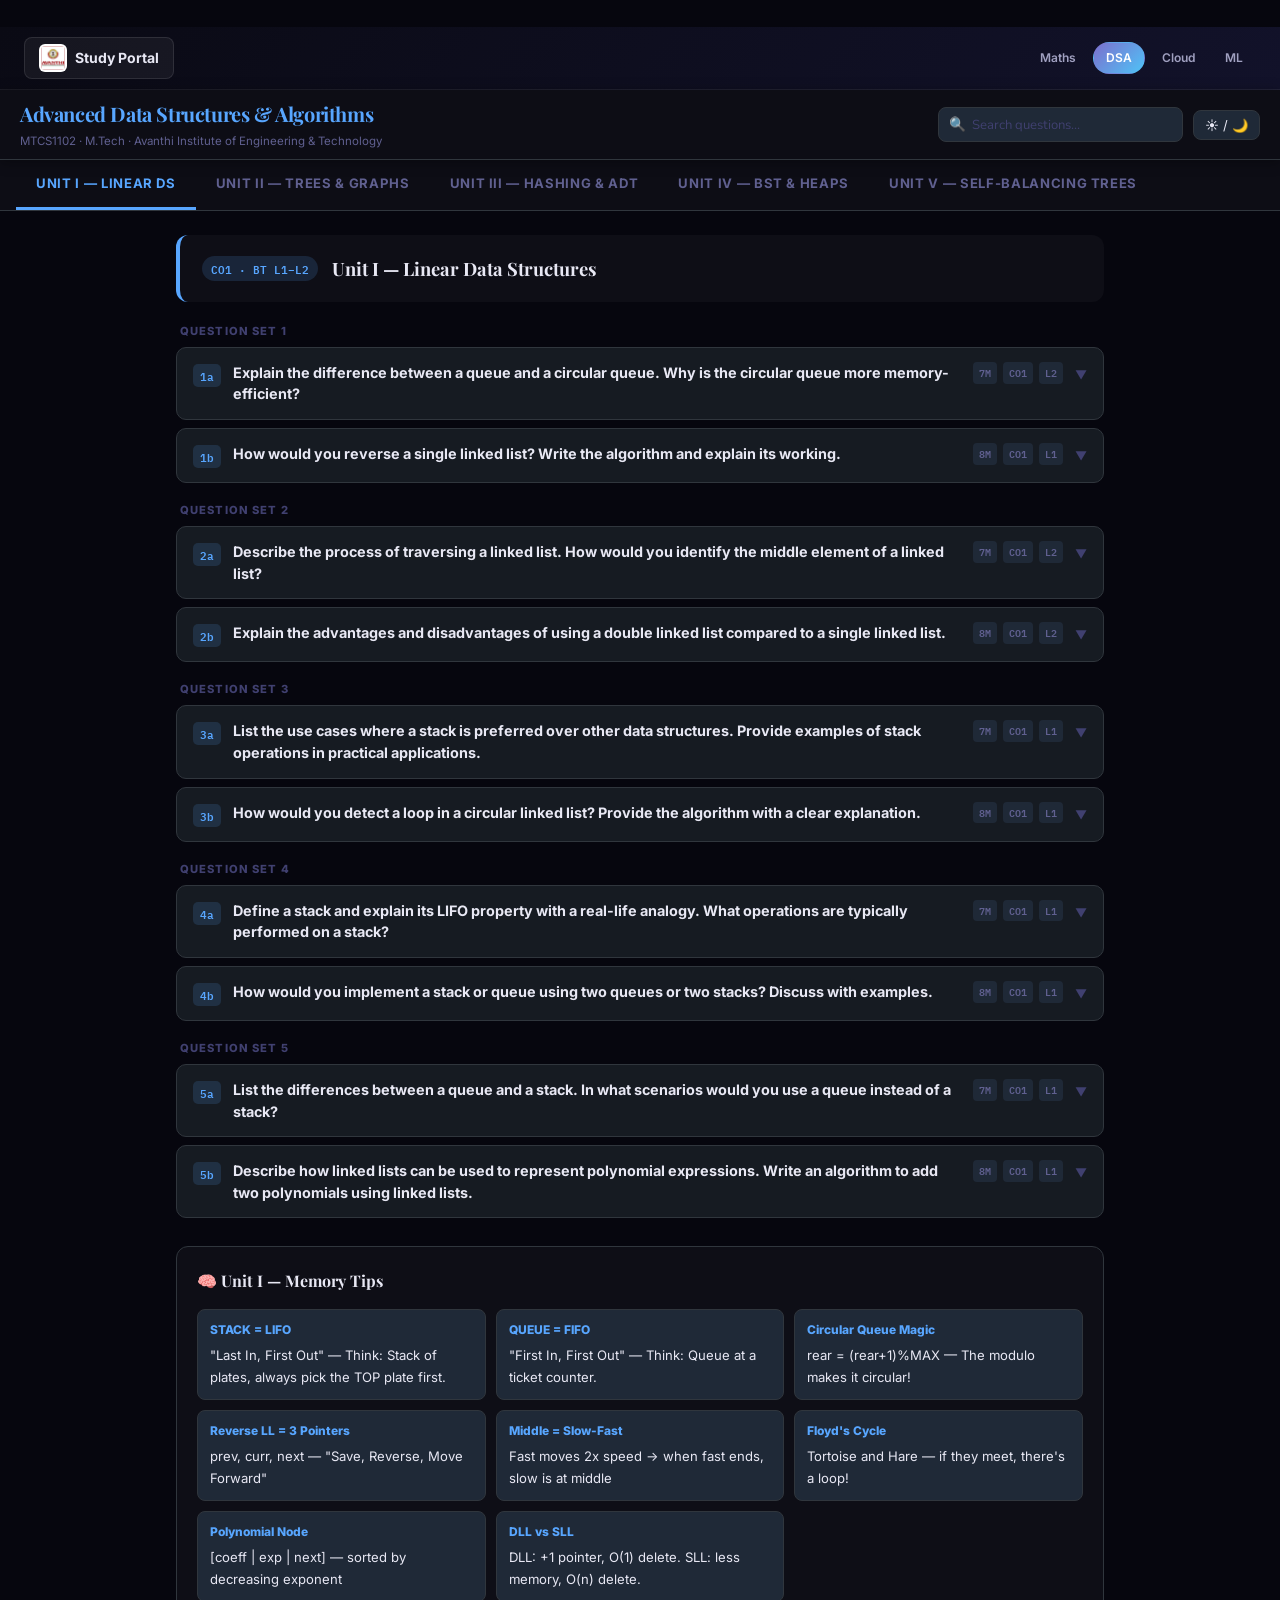
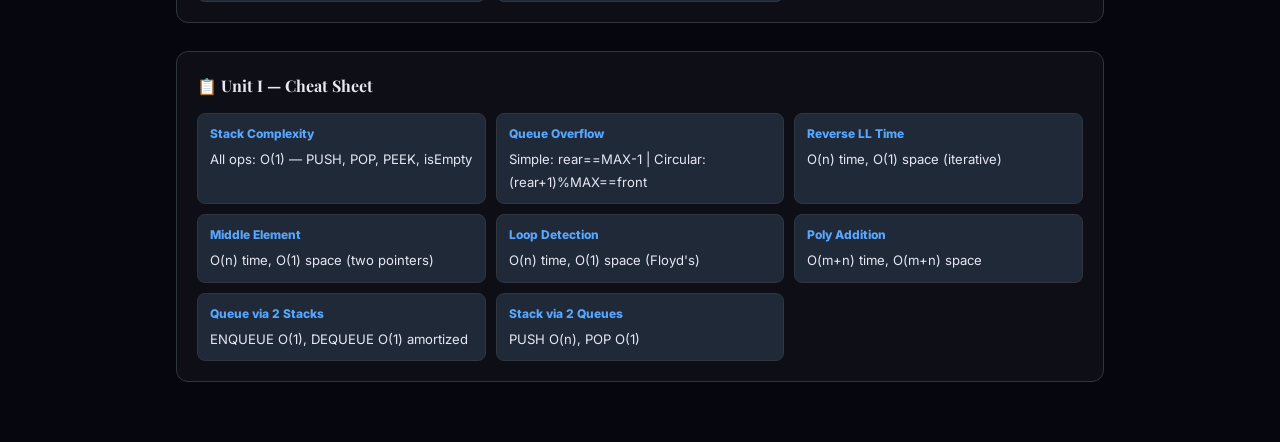
<file: subjects/dsa.html>
﻿﻿<!DOCTYPE html>
<html lang="en">
<head>
<meta charset="UTF-8">
<meta name="viewport" content="width=device-width, initial-scale=1.0">
<title>MTCS1102 – Advanced Data Structures & Algorithms | Question Bank</title>
<style>
  @import url('https://fonts.googleapis.com/css2?family=Playfair+Display:wght@700;900&family=IBM+Plex+Mono:wght@400;600&family=Nunito:wght@400;600;700;800&display=swap');

  :root {
    --bg: #0d1117;
    --surface: #161b22;
    --surface2: #1f2937;
    --border: #30363d;
    --accent: #58a6ff;
    --accent2: #3fb950;
    --accent3: #f78166;
    --accent4: #d2a8ff;
    --accent5: #ffa657;
    --text: #e6edf3;
    --text-muted: #8b949e;
    --text-dim: #6e7681;
    --unit-colors: #58a6ff,#3fb950,#ffa657,#d2a8ff,#f78166;
    --u1: #58a6ff;
    --u2: #3fb950;
    --u3: #ffa657;
    --u4: #d2a8ff;
    --u5: #f78166;
    --card-bg: #161b22;
    --header-h: 70px;
  }
  .light {
    --bg: #f0f4f8;
    --surface: #ffffff;
    --surface2: #e8edf2;
    --border: #d1d9e0;
    --accent: #0969da;
    --accent2: #1a7f37;
    --accent3: #cf222e;
    --accent4: #8250df;
    --accent5: #bc4c00;
    --text: #1c2128;
    --text-muted: #57606a;
    --text-dim: #8c959f;
    --u1: #0969da;
    --u2: #1a7f37;
    --u3: #bc4c00;
    --u4: #8250df;
    --u5: #cf222e;
    --card-bg: #ffffff;
  }

  *, *::before, *::after { box-sizing: border-box; margin: 0; padding: 0; }
  html { scroll-behavior: smooth; }

  body {
    font-family: 'Nunito', sans-serif;
    background: var(--bg);
    color: var(--text);
    line-height: 1.7;
    transition: background 0.3s, color 0.3s;
  }

  /* ── HEADER ── */
  header {
    position: sticky; top: 0; z-index: 100;
    background: var(--surface);
    border-bottom: 1px solid var(--border);
    height: var(--header-h);
    display: flex; align-items: center; justify-content: space-between;
    padding: 0 20px;
    box-shadow: 0 2px 12px rgba(0,0,0,.35);
  }
  .header-left h1 {
    font-family: 'Playfair Display', serif;
    font-size: clamp(0.95rem, 2vw, 1.25rem);
    color: var(--accent);
    letter-spacing: -0.02em;
  }
  .header-left p { font-size: 0.72rem; color: var(--text-muted); margin-top: 1px; }
  .header-right { display: flex; align-items: center; gap: 10px; }

  .search-box {
    display: flex; align-items: center; gap: 6px;
    background: var(--surface2); border: 1px solid var(--border);
    border-radius: 8px; padding: 5px 10px;
  }
  .search-box input {
    background: none; border: none; outline: none;
    color: var(--text); font-family: 'Nunito', sans-serif; font-size: 0.82rem;
    width: clamp(100px, 20vw, 200px);
  }
  .search-box input::placeholder { color: var(--text-dim); }
  .search-icon { color: var(--text-dim); font-size: 0.85rem; }

  .toggle-btn {
    background: var(--surface2); border: 1px solid var(--border);
    color: var(--text); border-radius: 8px; padding: 6px 11px;
    cursor: pointer; font-size: 0.82rem; transition: all .2s;
  }
  .toggle-btn:hover { background: var(--border); }

  /* ── UNIT TABS ── */
  .tabs-wrap {
    position: sticky; top: var(--header-h); z-index: 90;
    background: var(--surface); border-bottom: 1px solid var(--border);
    overflow-x: auto; display: flex; padding: 0 16px;
    scrollbar-width: none;
  }
  .tabs-wrap::-webkit-scrollbar { display: none; }
  .tab {
    flex-shrink: 0; padding: 12px 20px; cursor: pointer;
    font-size: 0.82rem; font-weight: 700; color: var(--text-muted);
    border-bottom: 3px solid transparent;
    transition: all .2s; white-space: nowrap; text-transform: uppercase; letter-spacing: .05em;
  }
  .tab:nth-child(1).active { color: var(--u1); border-color: var(--u1); }
  .tab:nth-child(2).active { color: var(--u2); border-color: var(--u2); }
  .tab:nth-child(3).active { color: var(--u3); border-color: var(--u3); }
  .tab:nth-child(4).active { color: var(--u4); border-color: var(--u4); }
  .tab:nth-child(5).active { color: var(--u5); border-color: var(--u5); }
  .tab:hover { color: var(--text); }

  /* ── MAIN LAYOUT ── */
  main { max-width: 960px; margin: 0 auto; padding: 24px 16px 60px; }

  .unit-section { display: none; }
  .unit-section.active { display: block; animation: fadeIn .35s ease; }
  @keyframes fadeIn { from { opacity:0; transform: translateY(6px); } to { opacity:1; transform: none; } }

  .unit-header {
    margin-bottom: 20px; padding: 18px 22px;
    background: var(--surface); border-radius: 12px;
    border-left: 4px solid var(--u1);
    display: flex; align-items: center; gap: 14px;
  }
  #unit1 .unit-header { border-color: var(--u1); }
  #unit2 .unit-header { border-color: var(--u2); }
  #unit3 .unit-header { border-color: var(--u3); }
  #unit4 .unit-header { border-color: var(--u4); }
  #unit5 .unit-header { border-color: var(--u5); }

  .unit-badge {
    font-family: 'IBM Plex Mono', monospace;
    font-size: 0.7rem; padding: 3px 9px; border-radius: 20px;
    font-weight: 600; white-space: nowrap;
  }
  #unit1 .unit-badge { background: rgba(88,166,255,.15); color: var(--u1); }
  #unit2 .unit-badge { background: rgba(63,185,80,.15); color: var(--u2); }
  #unit3 .unit-badge { background: rgba(255,166,87,.15); color: var(--u3); }
  #unit4 .unit-badge { background: rgba(210,168,255,.15); color: var(--u4); }
  #unit5 .unit-badge { background: rgba(247,129,102,.15); color: var(--u5); }

  .unit-header h2 { font-family: 'Playfair Display', serif; font-size: 1.15rem; }

  /* ── QUESTION CARD ── */
  .q-group { margin-bottom: 10px; }
  .q-group-label {
    font-size: 0.7rem; font-weight: 800; text-transform: uppercase;
    letter-spacing: .1em; color: var(--text-dim);
    margin: 18px 0 6px 4px;
  }

  .q-card {
    background: var(--card-bg); border: 1px solid var(--border);
    border-radius: 10px; overflow: hidden; margin-bottom: 8px;
    transition: border-color .2s, box-shadow .2s;
  }
  .q-card:hover { border-color: var(--text-dim); box-shadow: 0 2px 16px rgba(0,0,0,.2); }

  .q-header {
    display: flex; align-items: flex-start; gap: 12px;
    padding: 14px 16px; cursor: pointer; user-select: none;
  }
  .q-num {
    font-family: 'IBM Plex Mono', monospace; font-size: 0.7rem;
    font-weight: 600; padding: 2px 7px; border-radius: 5px;
    flex-shrink: 0; margin-top: 2px;
  }
  #unit1 .q-num { background: rgba(88,166,255,.15); color: var(--u1); }
  #unit2 .q-num { background: rgba(63,185,80,.15); color: var(--u2); }
  #unit3 .q-num { background: rgba(255,166,87,.15); color: var(--u3); }
  #unit4 .q-num { background: rgba(210,168,255,.15); color: var(--u4); }
  #unit5 .q-num { background: rgba(247,129,102,.15); color: var(--u5); }

  .q-text { flex: 1; font-size: 0.9rem; font-weight: 700; line-height: 1.5; }
  .q-meta { display: flex; gap: 6px; align-items: center; flex-shrink: 0; }
  .badge {
    font-size: 0.65rem; padding: 2px 6px; border-radius: 4px;
    background: var(--surface2); color: var(--text-muted); font-weight: 600;
    font-family: 'IBM Plex Mono', monospace;
  }
  .q-arrow {
    color: var(--text-dim); font-size: 0.75rem;
    transition: transform .25s; flex-shrink: 0; margin-top: 3px;
  }
  .q-card.open .q-arrow { transform: rotate(180deg); }

  .q-body {
    display: none; padding: 0 16px 18px; border-top: 1px solid var(--border);
  }
  .q-card.open .q-body { display: block; }

  /* Answer content styles */
  .ans-section { margin-top: 14px; }
  .ans-label {
    font-size: 0.7rem; font-weight: 800; text-transform: uppercase;
    letter-spacing: .1em; color: var(--text-muted); margin-bottom: 6px;
  }
  .ans-text { font-size: 0.88rem; color: var(--text); }
  .ans-text p { margin-bottom: 8px; }
  .ans-text ul, .ans-text ol { padding-left: 18px; margin-bottom: 8px; }
  .ans-text li { margin-bottom: 4px; font-size: 0.87rem; }
  .ans-text strong { color: var(--accent); }

  .code-block {
    background: #0d1117; border: 1px solid var(--border);
    border-radius: 8px; padding: 12px 14px; margin: 10px 0;
    font-family: 'IBM Plex Mono', monospace; font-size: 0.78rem;
    color: #c9d1d9; overflow-x: auto; line-height: 1.6;
    white-space: pre;
  }
  .light .code-block { background: #f6f8fa; color: #1c2128; }

  .table-wrap { overflow-x: auto; margin: 10px 0; }
  table {
    width: 100%; border-collapse: collapse;
    font-size: 0.82rem;
  }
  th {
    background: var(--surface2); color: var(--text);
    padding: 8px 12px; text-align: left;
    border: 1px solid var(--border); font-weight: 700; font-size: 0.78rem;
  }
  td {
    padding: 7px 12px; border: 1px solid var(--border);
    color: var(--text); vertical-align: top;
  }
  tr:nth-child(even) td { background: rgba(255,255,255,.03); }
  .light tr:nth-child(even) td { background: rgba(0,0,0,.03); }

  .highlight { 
    background: rgba(88,166,255,.08); border-left: 3px solid var(--accent);
    padding: 10px 14px; border-radius: 0 6px 6px 0; margin: 8px 0;
    font-size: 0.86rem;
  }
  #unit2 .highlight { background: rgba(63,185,80,.08); border-color: var(--u2); }
  #unit3 .highlight { background: rgba(255,166,87,.08); border-color: var(--u3); }
  #unit4 .highlight { background: rgba(210,168,255,.08); border-color: var(--u4); }
  #unit5 .highlight { background: rgba(247,129,102,.08); border-color: var(--u5); }

  /* Cheat Sheet & Memory Tips */
  .extra-section {
    margin-top: 28px; padding: 20px;
    background: var(--surface); border-radius: 12px;
    border: 1px solid var(--border);
  }
  .extra-section h3 {
    font-family: 'Playfair Display', serif; font-size: 1rem;
    margin-bottom: 14px; display: flex; align-items: center; gap: 8px;
  }
  .tip-grid { display: grid; grid-template-columns: repeat(auto-fill, minmax(220px, 1fr)); gap: 10px; }
  .tip-card {
    background: var(--surface2); border-radius: 8px; padding: 10px 12px;
    border: 1px solid var(--border); font-size: 0.82rem;
  }
  .tip-card .tip-title { font-weight: 800; font-size: 0.75rem; margin-bottom: 4px; }
  #unit1 .tip-title { color: var(--u1); }
  #unit2 .tip-title { color: var(--u2); }
  #unit3 .tip-title { color: var(--u3); }
  #unit4 .tip-title { color: var(--u4); }
  #unit5 .tip-title { color: var(--u5); }

  .search-highlight { background: rgba(255,200,0,.35); border-radius: 2px; }

  /* Responsive */
  @media(max-width:600px) {
    .q-meta { display: none; }
    .unit-header h2 { font-size: 1rem; }
    .header-left h1 { font-size: 0.88rem; }
    .search-box { display: none; }
  }

  /* Scrollbar */
  ::-webkit-scrollbar { width: 6px; height: 6px; }
  ::-webkit-scrollbar-track { background: var(--surface); }
  ::-webkit-scrollbar-thumb { background: var(--border); border-radius: 3px; }

  .no-results {
    text-align: center; padding: 40px; color: var(--text-muted);
    font-size: 0.9rem;
  }
</style>
<link href="https://fonts.googleapis.com/css2?family=Inter:wght@400;600;700;800&display=swap" rel="stylesheet">
<link rel="stylesheet" href="../assets/css/style.css">
</head>
<body>
<!-- STUDY PORTAL NAVIGATION -->
<div class="sp-topbar" id="spTopbar">
  <a href="../index.html" class="sp-home-link"><img src="../assets/images/avanthi_clg logo.webp" alt="Avanthi" style="width:28px;height:28px;border-radius:6px;object-fit:contain;background:#fff;border:1px solid rgba(255,255,255,0.1);padding:1px;"> Study Portal</a>
  <div class="sp-nav-links">
    <a href="maths.html" class="sp-nav-link">Maths</a>
    <a href="dsa.html" class="sp-nav-link sp-active">DSA</a>
    <a href="cloud.html" class="sp-nav-link">Cloud</a>
    <a href="ml.html" class="sp-nav-link">ML</a>
  </div>
</div>
<script>
// Sync topbar theme with page theme
(function(){
  var tb = document.getElementById('spTopbar');
  if (!tb) return;
  function syncTheme() {
    var isDark = !document.body.classList.contains('light') && 
                 document.documentElement.getAttribute('data-theme') !== 'light';
    tb.classList.toggle('light-bar', !isDark);
  }
  syncTheme();
  new MutationObserver(syncTheme).observe(document.body, {attributes:true,attributeFilter:['class']});
  new MutationObserver(syncTheme).observe(document.documentElement, {attributes:true,attributeFilter:['data-theme']});
})();
</script>

<header>
  <div class="header-left">
    <h1>Advanced Data Structures &amp; Algorithms</h1>
    <p>MTCS1102 · M.Tech · Avanthi Institute of Engineering &amp; Technology</p>
  </div>
  <div class="header-right">
    <div class="search-box">
      <span class="search-icon">🔍</span>
      <input type="text" id="searchInput" placeholder="Search questions…" oninput="doSearch(this.value)">
    </div>
    <button class="toggle-btn" onclick="toggleTheme()">☀️ / 🌙</button>
  </div>
</header>

<div class="tabs-wrap" id="tabsWrap">
  <div class="tab active" onclick="showUnit(1,this)">Unit I — Linear DS</div>
  <div class="tab" onclick="showUnit(2,this)">Unit II — Trees &amp; Graphs</div>
  <div class="tab" onclick="showUnit(3,this)">Unit III — Hashing &amp; ADT</div>
  <div class="tab" onclick="showUnit(4,this)">Unit IV — BST &amp; Heaps</div>
  <div class="tab" onclick="showUnit(5,this)">Unit V — Self-Balancing Trees</div>
</div>

<main>
<div id="searchResults" class="no-results" style="display:none;"></div>

<!-- ════════════════════ UNIT I ════════════════════ -->
<section class="unit-section active" id="unit1">
  <div class="unit-header">
    <span class="unit-badge">CO1 · BT L1–L2</span>
    <h2>Unit I — Linear Data Structures</h2>
  </div>

  <!-- Q1 -->
  <div class="q-group-label">Question Set 1</div>

  <div class="q-card" id="q1a1">
    <div class="q-header" onclick="toggleCard(this)">
      <span class="q-num">1a</span>
      <span class="q-text">Explain the difference between a queue and a circular queue. Why is the circular queue more memory-efficient?</span>
      <div class="q-meta"><span class="badge">7M</span><span class="badge">CO1</span><span class="badge">L2</span></div>
      <span class="q-arrow">▼</span>
    </div>
    <div class="q-body">
      <div class="ans-section">
        <div class="ans-label">Definition</div>
        <div class="ans-text">
          <p><strong>Queue:</strong> A linear data structure following FIFO (First In, First Out) principle where elements are inserted at the rear and deleted from the front.</p>
          <p><strong>Circular Queue:</strong> An enhanced queue where the last position is connected back to the first position, forming a logical circle.</p>
        </div>
      </div>
      <div class="ans-section">
        <div class="ans-label">Key Differences</div>
        <div class="table-wrap">
          <table>
            <tr><th>Parameter</th><th>Simple Queue</th><th>Circular Queue</th></tr>
            <tr><td>Structure</td><td>Linear array</td><td>Circular / ring-like</td></tr>
            <tr><td>Memory Waste</td><td>Front positions are wasted after deletion</td><td>Reuses freed positions</td></tr>
            <tr><td>Overflow Condition</td><td>rear == MAX-1 (even if front spaces are free)</td><td>rear == (front-1 + MAX) % MAX</td></tr>
            <tr><td>Efficiency</td><td>Low (memory loss)</td><td>High (full utilization)</td></tr>
            <tr><td>Implementation</td><td>Simple</td><td>Uses modulo arithmetic</td></tr>
            <tr><td>Reset Required?</td><td>Yes, needs queue reset</td><td>No reset required</td></tr>
          </table>
        </div>
      </div>
      <div class="ans-section">
        <div class="ans-label">Why Circular Queue is Memory-Efficient</div>
        <div class="ans-text">
          <p>In a simple queue, once front pointer advances, the vacated positions can never be reused, causing <strong>"false overflow"</strong> — the rear pointer reaches the end even though there is free space at the front.</p>
          <p>Circular queue resolves this by wrapping the rear pointer:</p>
        </div>
        <div class="code-block">rear = (rear + 1) % MAX;   // Wraps around
front = (front + 1) % MAX;

Enqueue: rear = (rear + 1) % MAX; arr[rear] = data;
Dequeue: front = (front + 1) % MAX; return arr[front];

Full:  (rear + 1) % MAX == front
Empty: front == rear</div>
      </div>
      <div class="ans-section">
        <div class="ans-label">ASCII Diagram</div>
        <div class="code-block">Simple Queue (after 2 deletions):
[_][_][C][D][E]
 ↑front=2        ↑rear=4   — slots 0,1 WASTED

Circular Queue (same scenario):
 ┌──────────────────────┐
 │  [E][_][_][C][D]    │  (all slots reusable)
 └──────────────────────┘
     front=3      rear=0</div>
      </div>
      <div class="highlight"><strong>Conclusion:</strong> Circular queue eliminates false overflow and achieves 100% utilization of allocated memory, making it significantly more memory-efficient than a linear queue.</div>
    </div>
  </div>

  <div class="q-card" id="q1b1">
    <div class="q-header" onclick="toggleCard(this)">
      <span class="q-num">1b</span>
      <span class="q-text">How would you reverse a single linked list? Write the algorithm and explain its working.</span>
      <div class="q-meta"><span class="badge">8M</span><span class="badge">CO1</span><span class="badge">L1</span></div>
      <span class="q-arrow">▼</span>
    </div>
    <div class="q-body">
      <div class="ans-section">
        <div class="ans-label">Concept</div>
        <div class="ans-text"><p>Reversing a single linked list means making each node's next pointer point to its previous node. The original head becomes the tail and the original tail becomes the new head.</p></div>
      </div>
      <div class="ans-section">
        <div class="ans-label">Algorithm (Iterative — 3-Pointer Method)</div>
        <div class="code-block">Algorithm REVERSE_LIST(head):
  prev ← NULL
  curr ← head
  next ← NULL

  WHILE curr ≠ NULL DO:
    next ← curr.next    // Step 1: Save next node
    curr.next ← prev    // Step 2: Reverse the link
    prev ← curr         // Step 3: Move prev forward
    curr ← next         // Step 4: Move curr forward
  END WHILE

  head ← prev           // New head is last node
  RETURN head</div>
      </div>
      <div class="ans-section">
        <div class="ans-label">Step-by-Step Trace</div>
        <div class="code-block">Original: 1 → 2 → 3 → 4 → NULL

Iteration 1: prev=NULL, curr=1, next=2
  1.next = NULL,   prev=1, curr=2

Iteration 2: prev=1,    curr=2, next=3
  2.next = 1,      prev=2, curr=3

Iteration 3: prev=2,    curr=3, next=4
  3.next = 2,      prev=3, curr=4

Iteration 4: prev=3,    curr=4, next=NULL
  4.next = 3,      prev=4, curr=NULL

Result: 4 → 3 → 2 → 1 → NULL   head = 4</div>
      </div>
      <div class="ans-section">
        <div class="ans-label">Recursive Algorithm</div>
        <div class="code-block">Algorithm REVERSE_RECURSIVE(node):
  IF node == NULL OR node.next == NULL:
    RETURN node                   // Base case
  
  rest ← REVERSE_RECURSIVE(node.next)
  node.next.next ← node           // Last node points back
  node.next ← NULL                // Break original link
  RETURN rest                     // New head</div>
      </div>
      <div class="ans-section">
        <div class="ans-label">Complexity</div>
        <div class="ans-text">
          <ul>
            <li><strong>Time Complexity:</strong> O(n) — visits each node once</li>
            <li><strong>Space Complexity:</strong> O(1) iterative / O(n) recursive (call stack)</li>
          </ul>
        </div>
      </div>
      <div class="highlight"><strong>Conclusion:</strong> The iterative 3-pointer method is optimal with O(n) time and O(1) space. It is preferred over recursion to avoid stack overflow for large lists.</div>
    </div>
  </div>

  <!-- Q2 -->
  <div class="q-group-label">Question Set 2</div>

  <div class="q-card">
    <div class="q-header" onclick="toggleCard(this)">
      <span class="q-num">2a</span>
      <span class="q-text">Describe the process of traversing a linked list. How would you identify the middle element of a linked list?</span>
      <div class="q-meta"><span class="badge">7M</span><span class="badge">CO1</span><span class="badge">L2</span></div>
      <span class="q-arrow">▼</span>
    </div>
    <div class="q-body">
      <div class="ans-section">
        <div class="ans-label">Linked List Traversal</div>
        <div class="ans-text"><p>Traversal means visiting each node starting from the head node and following the next pointer until NULL is reached.</p></div>
        <div class="code-block">Algorithm TRAVERSE(head):
  curr ← head
  WHILE curr ≠ NULL DO:
    PRINT curr.data
    curr ← curr.next
  END WHILE</div>
      </div>
      <div class="ans-section">
        <div class="ans-label">Finding Middle Element — Two-Pointer (Floyd's) Method</div>
        <div class="ans-text"><p><strong>Slow pointer</strong> moves 1 step; <strong>Fast pointer</strong> moves 2 steps. When fast reaches end, slow is at middle.</p></div>
        <div class="code-block">Algorithm FIND_MIDDLE(head):
  slow ← head
  fast ← head

  WHILE fast ≠ NULL AND fast.next ≠ NULL DO:
    slow ← slow.next          // 1 step
    fast ← fast.next.next     // 2 steps
  END WHILE

  RETURN slow.data            // slow is at middle</div>
      </div>
      <div class="ans-section">
        <div class="ans-label">Trace Example</div>
        <div class="code-block">List: 1 → 2 → 3 → 4 → 5 → NULL

Step  slow  fast
 0     1     1
 1     2     3
 2     3     5
 3     3    NULL (stop)

Middle = slow.data = 3  ✓</div>
      </div>
      <div class="ans-section">
        <div class="ans-label">Complexity</div>
        <div class="ans-text"><ul>
          <li><strong>Time:</strong> O(n) — single pass</li>
          <li><strong>Space:</strong> O(1) — no extra memory</li>
        </ul></div>
      </div>
      <div class="highlight"><strong>Advantage:</strong> Single-pass O(n) algorithm avoids counting nodes first (no two-pass needed). For even-length list, returns second middle node.</div>
    </div>
  </div>

  <div class="q-card">
    <div class="q-header" onclick="toggleCard(this)">
      <span class="q-num">2b</span>
      <span class="q-text">Explain the advantages and disadvantages of using a double linked list compared to a single linked list.</span>
      <div class="q-meta"><span class="badge">8M</span><span class="badge">CO1</span><span class="badge">L2</span></div>
      <span class="q-arrow">▼</span>
    </div>
    <div class="q-body">
      <div class="ans-section">
        <div class="ans-label">Structure Comparison</div>
        <div class="code-block">Single LL node:  [data | next →]
Double LL node:  [← prev | data | next →]</div>
      </div>
      <div class="ans-section">
        <div class="ans-label">Advantages of Double Linked List</div>
        <div class="ans-text"><ol>
          <li><strong>Bidirectional traversal</strong> — can move forward (next) and backward (prev)</li>
          <li><strong>Easier deletion</strong> — given a pointer to a node, O(1) deletion without needing previous node</li>
          <li><strong>Reverse traversal</strong> without reversing the list first</li>
          <li><strong>Efficient insertion before a node</strong> — O(1) using prev pointer</li>
          <li><strong>Used in browser history</strong>, undo/redo operations, LRU cache</li>
        </ol></div>
      </div>
      <div class="ans-section">
        <div class="ans-label">Disadvantages of Double Linked List</div>
        <div class="ans-text"><ol>
          <li><strong>Extra memory</strong> — each node stores an additional prev pointer (extra 4/8 bytes)</li>
          <li><strong>Complex insertion/deletion</strong> — must update both prev and next pointers</li>
          <li><strong>More pointer overhead</strong> — higher chance of pointer errors</li>
          <li><strong>Cache performance</strong> — slightly worse due to larger node size</li>
        </ol></div>
      </div>
      <div class="table-wrap">
        <table>
          <tr><th>Feature</th><th>Single LL</th><th>Double LL</th></tr>
          <tr><td>Memory per node</td><td>data + 1 ptr</td><td>data + 2 ptrs</td></tr>
          <tr><td>Traversal</td><td>One-way only</td><td>Bidirectional</td></tr>
          <tr><td>Deletion (given node ptr)</td><td>O(n)</td><td>O(1)</td></tr>
          <tr><td>Insertion before node</td><td>O(n)</td><td>O(1)</td></tr>
          <tr><td>Complexity</td><td>Simple</td><td>Moderate</td></tr>
          <tr><td>Use cases</td><td>Stack, simple lists</td><td>Browser history, LRU cache</td></tr>
        </table>
      </div>
      <div class="highlight"><strong>Conclusion:</strong> Use DLL when bidirectional traversal or efficient deletion is needed. Use SLL when memory is constrained and forward-only traversal suffices.</div>
    </div>
  </div>

  <!-- Q3 -->
  <div class="q-group-label">Question Set 3</div>

  <div class="q-card">
    <div class="q-header" onclick="toggleCard(this)">
      <span class="q-num">3a</span>
      <span class="q-text">List the use cases where a stack is preferred over other data structures. Provide examples of stack operations in practical applications.</span>
      <div class="q-meta"><span class="badge">7M</span><span class="badge">CO1</span><span class="badge">L1</span></div>
      <span class="q-arrow">▼</span>
    </div>
    <div class="q-body">
      <div class="ans-section">
        <div class="ans-label">When Stack is Preferred</div>
        <div class="ans-text"><ol>
          <li><strong>Expression Evaluation/Conversion</strong> — Infix → Postfix → Prefix conversion; postfix evaluation</li>
          <li><strong>Function Call Management</strong> — The call stack tracks function calls and local variables</li>
          <li><strong>Undo/Redo Functionality</strong> — Each action is pushed; undo pops the last action</li>
          <li><strong>Balanced Parenthesis Checking</strong> — Every opening bracket is pushed; closing bracket triggers a pop</li>
          <li><strong>Backtracking Algorithms</strong> — Maze solving, N-Queens (stores state at each decision point)</li>
          <li><strong>Browser Back Button</strong> — URLs are pushed; back button pops</li>
          <li><strong>DFS (Depth First Search)</strong> — Uses an explicit stack or recursion (implicit stack)</li>
          <li><strong>Memory Management</strong> — Stack segment in memory for local variable storage</li>
        </ol></div>
      </div>
      <div class="ans-section">
        <div class="ans-label">Stack Operations with Examples</div>
        <div class="code-block">PUSH(5): Stack = [5]          // Insert
PUSH(3): Stack = [5,3]       // Insert
PUSH(7): Stack = [5,3,7]     // Insert
POP():   Stack = [5,3], returns 7   // Delete top
PEEK():  returns 3 (top)            // View top
isEmpty(): false
isFull(): false

Balanced Parenthesis Example:
  Input: "{[()]}"
  Push: {, [, (, )→ pop (, ] → pop [, } → pop {
  Stack empty → BALANCED ✓

Postfix Evaluation: 5 3 + 2 *
  Push 5 → [5]
  Push 3 → [5,3]
  + → pop 3,5 → push 8 → [8]
  Push 2 → [8,2]
  * → pop 2,8 → push 16 → [16]
  Result = 16</div>
      </div>
      <div class="highlight"><strong>Conclusion:</strong> Stack is ideal when you need LIFO (Last In, First Out) access — especially for reversal, backtracking, and tracking the most recent context.</div>
    </div>
  </div>

  <div class="q-card">
    <div class="q-header" onclick="toggleCard(this)">
      <span class="q-num">3b</span>
      <span class="q-text">How would you detect a loop in a circular linked list? Provide the algorithm with a clear explanation.</span>
      <div class="q-meta"><span class="badge">8M</span><span class="badge">CO1</span><span class="badge">L1</span></div>
      <span class="q-arrow">▼</span>
    </div>
    <div class="q-body">
      <div class="ans-section">
        <div class="ans-label">Floyd's Cycle Detection Algorithm (Tortoise and Hare)</div>
        <div class="ans-text"><p>Uses two pointers: <strong>slow</strong> (moves 1 step) and <strong>fast</strong> (moves 2 steps). If a cycle exists, they will eventually meet inside the cycle.</p></div>
      </div>
      <div class="ans-section">
        <div class="ans-label">Algorithm</div>
        <div class="code-block">Algorithm DETECT_LOOP(head):
  slow ← head
  fast ← head

  WHILE fast ≠ NULL AND fast.next ≠ NULL DO:
    slow ← slow.next
    fast ← fast.next.next

    IF slow == fast THEN:
      RETURN "Loop Detected"
    END IF
  END WHILE

  RETURN "No Loop"

// Finding Loop Start:
  slow ← head
  WHILE slow ≠ fast DO:
    slow ← slow.next
    fast ← fast.next
  Loop start = slow.data</div>
      </div>
      <div class="ans-section">
        <div class="ans-label">Trace Example</div>
        <div class="code-block">List: 1 → 2 → 3 → 4 → 5 → (back to 3)
         ↑__________________________|

Step  slow  fast
 0     1     1
 1     2     3
 2     3     5
 3     4     4  ← MEET! Loop detected at node 4</div>
      </div>
      <div class="ans-section">
        <div class="ans-label">Why It Works</div>
        <div class="ans-text"><p>In the cycle of length C, if slow enters cycle when fast is k steps ahead, fast reduces the gap by 1 every step (fast gains +1 on slow each iteration). They must meet within C steps.</p></div>
      </div>
      <div class="ans-section">
        <div class="ans-label">Complexity</div>
        <div class="ans-text"><ul>
          <li><strong>Time:</strong> O(n)</li>
          <li><strong>Space:</strong> O(1) — only two pointers</li>
        </ul></div>
      </div>
      <div class="highlight"><strong>Conclusion:</strong> Floyd's algorithm is the most optimal cycle detection method — O(n) time, O(1) space — avoiding hash set approaches that need O(n) extra space.</div>
    </div>
  </div>

  <!-- Q4 -->
  <div class="q-group-label">Question Set 4</div>

  <div class="q-card">
    <div class="q-header" onclick="toggleCard(this)">
      <span class="q-num">4a</span>
      <span class="q-text">Define a stack and explain its LIFO property with a real-life analogy. What operations are typically performed on a stack?</span>
      <div class="q-meta"><span class="badge">7M</span><span class="badge">CO1</span><span class="badge">L1</span></div>
      <span class="q-arrow">▼</span>
    </div>
    <div class="q-body">
      <div class="ans-section">
        <div class="ans-label">Definition</div>
        <div class="ans-text"><p>A <strong>Stack</strong> is a linear data structure that follows the <strong>LIFO (Last In, First Out)</strong> principle — the last element inserted is the first one to be removed. Elements are inserted and deleted from only one end called the <strong>TOP</strong>.</p></div>
      </div>
      <div class="ans-section">
        <div class="ans-label">LIFO Property with Real-Life Analogy</div>
        <div class="ans-text">
          <p><strong>Analogy: Stack of Plates</strong></p>
          <ul>
            <li>You add plates on top (PUSH)</li>
            <li>You always take the top plate first (POP)</li>
            <li>You cannot remove a middle plate without removing all plates above it</li>
            <li>The last plate placed is the first plate used → <strong>LIFO</strong></li>
          </ul>
          <p>Other analogies: Pile of books, undo history in MS Word, browser back navigation.</p>
        </div>
      </div>
      <div class="ans-section">
        <div class="ans-label">Stack Operations</div>
        <div class="table-wrap">
          <table>
            <tr><th>Operation</th><th>Description</th><th>Complexity</th></tr>
            <tr><td>PUSH(x)</td><td>Insert element x at top</td><td>O(1)</td></tr>
            <tr><td>POP()</td><td>Remove and return top element</td><td>O(1)</td></tr>
            <tr><td>PEEK() / TOP()</td><td>View top element without removing</td><td>O(1)</td></tr>
            <tr><td>isEmpty()</td><td>Returns true if stack is empty</td><td>O(1)</td></tr>
            <tr><td>isFull()</td><td>Returns true if stack is full (array)</td><td>O(1)</td></tr>
            <tr><td>SIZE()</td><td>Returns number of elements</td><td>O(1)</td></tr>
          </table>
        </div>
      </div>
      <div class="ans-section">
        <div class="ans-label">Array Implementation</div>
        <div class="code-block">int stack[MAX]; int top = -1;

PUSH(x):  if top == MAX-1 → OVERFLOW
          else stack[++top] = x;

POP():    if top == -1 → UNDERFLOW
          else return stack[top--];

PEEK():   return stack[top];</div>
      </div>
      <div class="highlight"><strong>Conclusion:</strong> Stack is a fundamental ADT where all operations execute in O(1) time. Its LIFO property makes it ideal for expression parsing, recursion management, and backtracking.</div>
    </div>
  </div>

  <div class="q-card">
    <div class="q-header" onclick="toggleCard(this)">
      <span class="q-num">4b</span>
      <span class="q-text">How would you implement a stack or queue using two queues or two stacks? Discuss with examples.</span>
      <div class="q-meta"><span class="badge">8M</span><span class="badge">CO1</span><span class="badge">L1</span></div>
      <span class="q-arrow">▼</span>
    </div>
    <div class="q-body">
      <div class="ans-section">
        <div class="ans-label">Stack using Two Queues</div>
        <div class="ans-text"><p>Use Q1 (main) and Q2 (auxiliary). PUSH: enqueue all of Q1 to Q2, enqueue new element to Q1, then move all from Q2 back to Q1 → Q1 front is always the top of stack.</p></div>
        <div class="code-block">Q1=[], Q2=[]

PUSH(1): Q1=[1]
PUSH(2): Q2=[], enqueue 2 to Q2=[2],
         move Q1[1] → Q2=[2,1], swap: Q1=[2,1], Q2=[]
PUSH(3): Q2=[], enqueue 3 to Q2=[3],
         move Q1[2,1] → Q2=[3,2,1], swap: Q1=[3,2,1]

POP(): dequeue Q1 → returns 3 ✓ (LIFO!)

Time: PUSH O(n), POP O(1)</div>
      </div>
      <div class="ans-section">
        <div class="ans-label">Queue using Two Stacks</div>
        <div class="ans-text"><p>Use S1 (inbox) and S2 (outbox). ENQUEUE: push to S1. DEQUEUE: if S2 empty, pop all from S1 to S2, then pop from S2.</p></div>
        <div class="code-block">S1=[], S2=[]

ENQUEUE(1): S1=[1]
ENQUEUE(2): S1=[1,2]
ENQUEUE(3): S1=[1,2,3]

DEQUEUE(): S2 empty → move S1 to S2
  S2=[3,2,1] → pop S2 = 1 ✓ (FIFO!)

DEQUEUE(): S2=[3,2] → pop S2 = 2 ✓

ENQUEUE(4): S1=[4] (S2 still has [3])
DEQUEUE():  S2 not empty → pop S2 = 3 ✓

Amortized Time: ENQUEUE O(1), DEQUEUE O(1) amortized</div>
      </div>
      <div class="highlight"><strong>Conclusion:</strong> Queue with two stacks is highly efficient (amortized O(1)) because each element is moved at most twice. This pattern is used in asynchronous I/O systems.</div>
    </div>
  </div>

  <!-- Q5 -->
  <div class="q-group-label">Question Set 5</div>

  <div class="q-card">
    <div class="q-header" onclick="toggleCard(this)">
      <span class="q-num">5a</span>
      <span class="q-text">List the differences between a queue and a stack. In what scenarios would you use a queue instead of a stack?</span>
      <div class="q-meta"><span class="badge">7M</span><span class="badge">CO1</span><span class="badge">L1</span></div>
      <span class="q-arrow">▼</span>
    </div>
    <div class="q-body">
      <div class="table-wrap">
        <table>
          <tr><th>Parameter</th><th>Stack</th><th>Queue</th></tr>
          <tr><td>Principle</td><td>LIFO (Last In, First Out)</td><td>FIFO (First In, First Out)</td></tr>
          <tr><td>Insertion End</td><td>Top</td><td>Rear</td></tr>
          <tr><td>Deletion End</td><td>Top</td><td>Front</td></tr>
          <tr><td>Operations</td><td>PUSH, POP, PEEK</td><td>ENQUEUE, DEQUEUE</td></tr>
          <tr><td>Pointer(s)</td><td>Single (top)</td><td>Two (front, rear)</td></tr>
          <tr><td>Real-life analogy</td><td>Stack of plates</td><td>Line at ticket counter</td></tr>
          <tr><td>Applications</td><td>DFS, recursion, undo</td><td>BFS, scheduling, printing</td></tr>
          <tr><td>Reversal</td><td>Natural (reverses input)</td><td>Does not reverse</td></tr>
        </table>
      </div>
      <div class="ans-section">
        <div class="ans-label">When to Use Queue instead of Stack</div>
        <div class="ans-text"><ul>
          <li><strong>Job Scheduling</strong> — OS process scheduling (Round Robin) — first process entered gets CPU first</li>
          <li><strong>BFS Traversal</strong> — Level-by-level graph exploration requires FIFO order</li>
          <li><strong>Printer Spooling</strong> — First print job submitted prints first</li>
          <li><strong>Keyboard Buffer</strong> — Keystrokes processed in order of entry</li>
          <li><strong>Network Packet Routing</strong> — Packets forwarded in order of arrival</li>
          <li><strong>Customer Service Systems</strong> — First customer to call gets served first</li>
        </ul></div>
      </div>
      <div class="highlight"><strong>Rule of Thumb:</strong> Use Queue when ordering/fairness matters (oldest first). Use Stack when most-recent-first access is needed.</div>
    </div>
  </div>

  <div class="q-card">
    <div class="q-header" onclick="toggleCard(this)">
      <span class="q-num">5b</span>
      <span class="q-text">Describe how linked lists can be used to represent polynomial expressions. Write an algorithm to add two polynomials using linked lists.</span>
      <div class="q-meta"><span class="badge">8M</span><span class="badge">CO1</span><span class="badge">L1</span></div>
      <span class="q-arrow">▼</span>
    </div>
    <div class="q-body">
      <div class="ans-section">
        <div class="ans-label">Polynomial Representation</div>
        <div class="ans-text"><p>Each node in the linked list represents one <strong>term</strong> of the polynomial, storing its coefficient and exponent.</p></div>
        <div class="code-block">Node Structure:
  | coeff | exp | next |

Example: 3x³ + 5x² + 2x + 7
  [3|3] → [5|2] → [2|1] → [7|0] → NULL</div>
      </div>
      <div class="ans-section">
        <div class="ans-label">Algorithm to Add Two Polynomials</div>
        <div class="code-block">Algorithm ADD_POLYNOMIALS(P1, P2):
  result ← empty list
  p ← P1.head
  q ← P2.head

  WHILE p ≠ NULL AND q ≠ NULL DO:
    IF p.exp == q.exp THEN:
      sum_coeff ← p.coeff + q.coeff
      IF sum_coeff ≠ 0:
        INSERT(result, sum_coeff, p.exp)
      p ← p.next
      q ← q.next

    ELSE IF p.exp > q.exp THEN:
      INSERT(result, p.coeff, p.exp)
      p ← p.next

    ELSE:
      INSERT(result, q.coeff, q.exp)
      q ← q.next
  END WHILE

  // Copy remaining terms
  WHILE p ≠ NULL: INSERT(result, p.coeff, p.exp); p ← p.next
  WHILE q ≠ NULL: INSERT(result, q.coeff, q.exp); q ← q.next

  RETURN result</div>
      </div>
      <div class="ans-section">
        <div class="ans-label">Example</div>
        <div class="code-block">P1: 4x³ + 3x² + 2x
    [4|3] → [3|2] → [2|1] → NULL

P2: 5x² + 4x + 1
    [5|2] → [4|1] → [1|0] → NULL

Addition Step-by-Step:
  p.exp=3 > q.exp=2 → copy [4|3]
  p.exp=2 = q.exp=2 → 3+5=8, insert [8|2]
  p.exp=1 = q.exp=1 → 2+4=6, insert [6|1]
  p=NULL → copy remaining [1|0]

Result: 4x³ + 8x² + 6x + 1
  [4|3] → [8|2] → [6|1] → [1|0] → NULL</div>
      </div>
      <div class="ans-section">
        <div class="ans-label">Complexity</div>
        <div class="ans-text"><ul>
          <li><strong>Time:</strong> O(m + n) where m, n are the number of terms</li>
          <li><strong>Space:</strong> O(m + n) for result list</li>
        </ul></div>
      </div>
    </div>
  </div>

  <!-- Cheat Sheet Unit I -->
  <div class="extra-section">
    <h3>🧠 Unit I — Memory Tips</h3>
    <div class="tip-grid">
      <div class="tip-card"><div class="tip-title">STACK = LIFO</div>"Last In, First Out" — Think: Stack of plates, always pick the TOP plate first.</div>
      <div class="tip-card"><div class="tip-title">QUEUE = FIFO</div>"First In, First Out" — Think: Queue at a ticket counter.</div>
      <div class="tip-card"><div class="tip-title">Circular Queue Magic</div>rear = (rear+1)%MAX — The modulo makes it circular!</div>
      <div class="tip-card"><div class="tip-title">Reverse LL = 3 Pointers</div>prev, curr, next — "Save, Reverse, Move Forward"</div>
      <div class="tip-card"><div class="tip-title">Middle = Slow-Fast</div>Fast moves 2x speed → when fast ends, slow is at middle</div>
      <div class="tip-card"><div class="tip-title">Floyd's Cycle</div>Tortoise and Hare — if they meet, there's a loop!</div>
      <div class="tip-card"><div class="tip-title">Polynomial Node</div>[coeff | exp | next] — sorted by decreasing exponent</div>
      <div class="tip-card"><div class="tip-title">DLL vs SLL</div>DLL: +1 pointer, O(1) delete. SLL: less memory, O(n) delete.</div>
    </div>
  </div>
  <div class="extra-section">
    <h3>📋 Unit I — Cheat Sheet</h3>
    <div class="tip-grid">
      <div class="tip-card"><div class="tip-title">Stack Complexity</div>All ops: O(1) — PUSH, POP, PEEK, isEmpty</div>
      <div class="tip-card"><div class="tip-title">Queue Overflow</div>Simple: rear==MAX-1 | Circular: (rear+1)%MAX==front</div>
      <div class="tip-card"><div class="tip-title">Reverse LL Time</div>O(n) time, O(1) space (iterative)</div>
      <div class="tip-card"><div class="tip-title">Middle Element</div>O(n) time, O(1) space (two pointers)</div>
      <div class="tip-card"><div class="tip-title">Loop Detection</div>O(n) time, O(1) space (Floyd's)</div>
      <div class="tip-card"><div class="tip-title">Poly Addition</div>O(m+n) time, O(m+n) space</div>
      <div class="tip-card"><div class="tip-title">Queue via 2 Stacks</div>ENQUEUE O(1), DEQUEUE O(1) amortized</div>
      <div class="tip-card"><div class="tip-title">Stack via 2 Queues</div>PUSH O(n), POP O(1)</div>
    </div>
  </div>
</section>

<!-- ════════════════════ UNIT II ════════════════════ -->
<section class="unit-section" id="unit2">
  <div class="unit-header">
    <span class="unit-badge">CO2 · BT L1–L3</span>
    <h2>Unit II — Trees, Graphs &amp; Sorting</h2>
  </div>

  <div class="q-group-label">Question Set 1</div>
  <div class="q-card">
    <div class="q-header" onclick="toggleCard(this)">
      <span class="q-num">1a</span>
      <span class="q-text">Implement a function to insert a node into a binary search tree and explain the steps involved.</span>
      <div class="q-meta"><span class="badge">7M</span><span class="badge">CO2</span><span class="badge">L2</span></div>
      <span class="q-arrow">▼</span>
    </div>
    <div class="q-body">
      <div class="ans-section">
        <div class="ans-label">BST Property</div>
        <div class="ans-text"><p>For every node N: all nodes in <strong>left subtree &lt; N</strong> and all nodes in <strong>right subtree &gt; N</strong>.</p></div>
      </div>
      <div class="ans-section">
        <div class="ans-label">Insertion Algorithm (Recursive)</div>
        <div class="code-block">Algorithm INSERT_BST(root, key):
  IF root == NULL THEN:
    RETURN new Node(key)       // Create and return new node

  IF key < root.data THEN:
    root.left ← INSERT_BST(root.left, key)   // Go left

  ELSE IF key > root.data THEN:
    root.right ← INSERT_BST(root.right, key) // Go right

  ELSE:
    // Duplicate key — ignore or update
    RETURN root

  RETURN root

Iterative Version:
  curr ← root; parent ← NULL
  WHILE curr ≠ NULL:
    parent ← curr
    IF key < curr.data: curr ← curr.left
    ELSE IF key > curr.data: curr ← curr.right
    ELSE: return (duplicate)
  
  IF parent == NULL: root ← newNode
  ELSE IF key < parent.data: parent.left ← newNode
  ELSE: parent.right ← newNode</div>
      </div>
      <div class="ans-section">
        <div class="ans-label">Example Trace</div>
        <div class="code-block">Insert: 50, 30, 70, 20, 40

         50
        /  \
       30   70
      /  \
     20   40

Insert 35: 35 < 50 → left → 35 > 30 → right → 35 < 40 → left
  40.left = 35</div>
      </div>
      <div class="ans-section">
        <div class="ans-label">Complexity</div>
        <div class="ans-text"><ul>
          <li><strong>Best/Average:</strong> O(log n) — balanced tree</li>
          <li><strong>Worst:</strong> O(n) — skewed tree (sorted input)</li>
        </ul></div>
      </div>
    </div>
  </div>

  <div class="q-card">
    <div class="q-header" onclick="toggleCard(this)">
      <span class="q-num">1b</span>
      <span class="q-text">How can binary search be implemented using recursion? Provide the algorithm.</span>
      <div class="q-meta"><span class="badge">8M</span><span class="badge">CO2</span><span class="badge">L1</span></div>
      <span class="q-arrow">▼</span>
    </div>
    <div class="q-body">
      <div class="ans-section">
        <div class="ans-label">Binary Search — Concept</div>
        <div class="ans-text"><p>Binary Search works on a <strong>sorted array</strong>. It compares the target with the middle element and eliminates half the remaining search space at each step.</p></div>
      </div>
      <div class="ans-section">
        <div class="ans-label">Recursive Algorithm</div>
        <div class="code-block">Algorithm BINARY_SEARCH(arr, low, high, target):
  // Base Case: Element not found
  IF low > high THEN:
    RETURN -1

  mid ← (low + high) / 2

  IF arr[mid] == target THEN:
    RETURN mid                   // Found at index mid

  ELSE IF target < arr[mid] THEN:
    RETURN BINARY_SEARCH(arr, low, mid-1, target)   // Search left half

  ELSE:
    RETURN BINARY_SEARCH(arr, mid+1, high, target)  // Search right half</div>
      </div>
      <div class="ans-section">
        <div class="ans-label">Trace Example</div>
        <div class="code-block">arr = [2, 5, 8, 12, 16, 23, 38, 56, 72, 91]
target = 23   (indices 0–9)

Call 1: low=0, high=9, mid=4, arr[4]=16 → 23>16 → right
Call 2: low=5, high=9, mid=7, arr[7]=56 → 23<56 → left
Call 3: low=5, high=6, mid=5, arr[5]=23 → FOUND! Return 5</div>
      </div>
      <div class="ans-section">
        <div class="ans-label">Complexity Analysis</div>
        <div class="table-wrap">
          <table>
            <tr><th>Case</th><th>Time</th><th>Space (Recursive)</th></tr>
            <tr><td>Best</td><td>O(1)</td><td>O(1)</td></tr>
            <tr><td>Average</td><td>O(log n)</td><td>O(log n)</td></tr>
            <tr><td>Worst</td><td>O(log n)</td><td>O(log n)</td></tr>
          </table>
        </div>
      </div>
      <div class="highlight"><strong>Note:</strong> Recursive binary search uses O(log n) stack space. Iterative version uses O(1) space and is preferred in practice.</div>
    </div>
  </div>

  <div class="q-group-label">Question Set 2</div>
  <div class="q-card">
    <div class="q-header" onclick="toggleCard(this)">
      <span class="q-num">2a</span>
      <span class="q-text">Explain the time complexity of merge sort and why it is more efficient than bubble and selection sort.</span>
      <div class="q-meta"><span class="badge">7M</span><span class="badge">CO2</span><span class="badge">L2</span></div>
      <span class="q-arrow">▼</span>
    </div>
    <div class="q-body">
      <div class="ans-section">
        <div class="ans-label">Merge Sort — Overview</div>
        <div class="ans-text"><p>Merge Sort uses <strong>Divide and Conquer</strong>: split array into halves, sort each half recursively, then merge the sorted halves.</p></div>
        <div class="code-block">Algorithm MERGE_SORT(arr, l, r):
  IF l < r:
    mid ← (l + r) / 2
    MERGE_SORT(arr, l, mid)
    MERGE_SORT(arr, mid+1, r)
    MERGE(arr, l, mid, r)

Recurrence: T(n) = 2T(n/2) + O(n)
Solution (Master Theorem): T(n) = O(n log n)</div>
      </div>
      <div class="ans-section">
        <div class="ans-label">Complexity Comparison</div>
        <div class="table-wrap">
          <table>
            <tr><th>Algorithm</th><th>Best</th><th>Average</th><th>Worst</th><th>Space</th><th>Stable?</th></tr>
            <tr><td>Merge Sort</td><td>O(n log n)</td><td>O(n log n)</td><td>O(n log n)</td><td>O(n)</td><td>Yes</td></tr>
            <tr><td>Bubble Sort</td><td>O(n)</td><td>O(n²)</td><td>O(n²)</td><td>O(1)</td><td>Yes</td></tr>
            <tr><td>Selection Sort</td><td>O(n²)</td><td>O(n²)</td><td>O(n²)</td><td>O(1)</td><td>No</td></tr>
          </table>
        </div>
      </div>
      <div class="ans-section">
        <div class="ans-label">Why Merge Sort is More Efficient</div>
        <div class="ans-text"><ol>
          <li><strong>Guaranteed O(n log n)</strong> in ALL cases — bubble/selection degrade to O(n²) in average/worst case</li>
          <li><strong>Efficient for large datasets</strong> — O(n log n) grows much slower than O(n²)</li>
          <li><strong>For n=10,000:</strong> Merge Sort ≈ 133,000 ops vs Bubble Sort ≈ 100,000,000 ops</li>
          <li><strong>External sorting</strong> — works well for data that doesn't fit in RAM (stable merge)</li>
          <li><strong>Parallelizable</strong> — both halves can be sorted simultaneously</li>
        </ol></div>
      </div>
      <div class="highlight"><strong>Limitation:</strong> Merge Sort requires O(n) extra space. For in-place sorting, consider Quick Sort or Heap Sort (though Quick Sort has O(n²) worst case).</div>
    </div>
  </div>

  <div class="q-card">
    <div class="q-header" onclick="toggleCard(this)">
      <span class="q-num">2b</span>
      <span class="q-text">Interpret the significance of pre-order, in-order, and post-order tree traversals. When would each be most useful?</span>
      <div class="q-meta"><span class="badge">8M</span><span class="badge">CO2</span><span class="badge">L2</span></div>
      <span class="q-arrow">▼</span>
    </div>
    <div class="q-body">
      <div class="ans-section">
        <div class="ans-label">Traversal Algorithms</div>
        <div class="code-block">Tree:        1
           /   \
          2     3
         / \   / \
        4   5 6   7

Pre-order  (Root→Left→Right): 1 2 4 5 3 6 7
In-order   (Left→Root→Right): 4 2 5 1 6 3 7
Post-order (Left→Right→Root): 4 5 2 6 7 3 1</div>
      </div>
      <div class="table-wrap">
        <table>
          <tr><th>Traversal</th><th>Order</th><th>Algorithm</th><th>Use Case</th></tr>
          <tr><td>Pre-order</td><td>Root → Left → Right</td><td>Visit, recurse left, recurse right</td><td>Copy/serialize a tree; prefix expression evaluation</td></tr>
          <tr><td>In-order</td><td>Left → Root → Right</td><td>Recurse left, visit, recurse right</td><td>BST sorted output; expression evaluation (infix)</td></tr>
          <tr><td>Post-order</td><td>Left → Right → Root</td><td>Recurse left, recurse right, visit</td><td>Delete a tree; postfix expression; evaluating folder sizes</td></tr>
        </table>
      </div>
      <div class="ans-section">
        <div class="ans-label">When Each is Most Useful</div>
        <div class="ans-text"><ul>
          <li><strong>Pre-order:</strong> Used to create a copy of the tree. Also used to generate prefix (Polish) notation. In file system backup — parent directory before children.</li>
          <li><strong>In-order:</strong> Produces sorted output for BST. Used in BST validation and finding kth smallest element.</li>
          <li><strong>Post-order:</strong> Used when children must be processed before parent — e.g., deleting tree nodes (delete children first), calculating disk usage of folders, evaluating postfix expressions.</li>
        </ul></div>
      </div>
    </div>
  </div>

  <div class="q-group-label">Question Set 3</div>
  <div class="q-card">
    <div class="q-header" onclick="toggleCard(this)">
      <span class="q-num">3a</span>
      <span class="q-text">What are the advantages of using expression trees for evaluating mathematical expressions?</span>
      <div class="q-meta"><span class="badge">7M</span><span class="badge">CO2</span><span class="badge">L1</span></div>
      <span class="q-arrow">▼</span>
    </div>
    <div class="q-body">
      <div class="ans-section">
        <div class="ans-label">Expression Tree — Definition</div>
        <div class="ans-text"><p>An expression tree is a binary tree where <strong>leaf nodes = operands</strong> (numbers/variables) and <strong>internal nodes = operators</strong> (+, -, *, /).</p></div>
        <div class="code-block">Expression: (3 + 5) * (2 - 1)

       *
      / \
     +   -
    / \ / \
   3  5 2  1

In-order traversal → 3 + 5 * 2 - 1 (infix)
Pre-order  → * + 3 5 - 2 1 (prefix)
Post-order → 3 5 + 2 1 - * (postfix)</div>
      </div>
      <div class="ans-section">
        <div class="ans-label">Advantages</div>
        <div class="ans-text"><ol>
          <li><strong>Expression Conversion:</strong> Easy conversion between infix, prefix, and postfix just by changing traversal order</li>
          <li><strong>Evaluation:</strong> Post-order traversal naturally evaluates the expression — bottom-up computation</li>
          <li><strong>Operator Precedence:</strong> Tree structure inherently captures precedence — deeper nodes compute first</li>
          <li><strong>Parentheses Elimination:</strong> No need to track parentheses — tree structure encodes precedence</li>
          <li><strong>Compiler Design:</strong> Used in compilers as Abstract Syntax Trees (AST) for code generation</li>
          <li><strong>Symbolic Differentiation:</strong> Mathematical software (like Mathematica) uses expression trees for symbolic calculus</li>
          <li><strong>Sub-expression Sharing:</strong> Common sub-expressions can be identified using tree DAG representation (optimization)</li>
        </ol></div>
      </div>
    </div>
  </div>

  <div class="q-card">
    <div class="q-header" onclick="toggleCard(this)">
      <span class="q-num">3b</span>
      <span class="q-text">Compare and contrast the adjacency list and adjacency matrix representations of graphs. In what scenarios is one better than the other?</span>
      <div class="q-meta"><span class="badge">8M</span><span class="badge">CO2</span><span class="badge">L2</span></div>
      <span class="q-arrow">▼</span>
    </div>
    <div class="q-body">
      <div class="ans-section">
        <div class="ans-label">Graph: G = (V, E) with 4 vertices: A-B-C-D</div>
        <div class="code-block">Adjacency Matrix (A→B, A→C, B→D, C→D):
  A B C D
A[0,1,1,0]
B[0,0,0,1]
C[0,0,0,1]
D[0,0,0,0]

Adjacency List:
A → [B, C]
B → [D]
C → [D]
D → []</div>
      </div>
      <div class="table-wrap">
        <table>
          <tr><th>Parameter</th><th>Adjacency Matrix</th><th>Adjacency List</th></tr>
          <tr><td>Space</td><td>O(V²)</td><td>O(V + E)</td></tr>
          <tr><td>Edge Check (u,v)</td><td>O(1)</td><td>O(degree)</td></tr>
          <tr><td>All Neighbors</td><td>O(V)</td><td>O(degree)</td></tr>
          <tr><td>Add Edge</td><td>O(1)</td><td>O(1)</td></tr>
          <tr><td>Add Vertex</td><td>O(V²) resize</td><td>O(1)</td></tr>
          <tr><td>Remove Edge</td><td>O(1)</td><td>O(E)</td></tr>
          <tr><td>Dense Graph?</td><td>Better (E ≈ V²)</td><td>Wasteful</td></tr>
          <tr><td>Sparse Graph?</td><td>Wasteful</td><td>Better (E &lt;&lt; V²)</td></tr>
        </table>
      </div>
      <div class="ans-section">
        <div class="ans-label">When to Use Each</div>
        <div class="ans-text">
          <p><strong>Adjacency Matrix:</strong> When graph is dense (many edges), when quick edge-existence check is critical, for Floyd-Warshall algorithm (all-pairs shortest path).</p>
          <p><strong>Adjacency List:</strong> When graph is sparse (social networks, road maps), when memory efficiency matters, for BFS/DFS where iterating neighbors is key.</p>
        </div>
      </div>
    </div>
  </div>

  <div class="q-group-label">Question Set 4</div>
  <div class="q-card">
    <div class="q-header" onclick="toggleCard(this)">
      <span class="q-num">4a</span>
      <span class="q-text">How would you detect a cycle in a graph using DFS or BFS? Provide the algorithms.</span>
      <div class="q-meta"><span class="badge">7M</span><span class="badge">CO2</span><span class="badge">L1</span></div>
      <span class="q-arrow">▼</span>
    </div>
    <div class="q-body">
      <div class="ans-section">
        <div class="ans-label">Cycle Detection using DFS (Directed Graph)</div>
        <div class="ans-text"><p>Use <strong>visited[]</strong> and <strong>recStack[]</strong> (recursion stack). If a neighbor is already in the recursion stack → cycle exists.</p></div>
        <div class="code-block">Algorithm DFS_CYCLE(graph, V):
  visited[1..V] ← FALSE
  recStack[1..V] ← FALSE

  FOR each vertex u in V:
    IF NOT visited[u]:
      IF DFS_UTIL(u, visited, recStack):
        RETURN TRUE  // Cycle found
  RETURN FALSE

Algorithm DFS_UTIL(u, visited, recStack):
  visited[u] ← TRUE
  recStack[u] ← TRUE

  FOR each neighbor v of u:
    IF NOT visited[v]:
      IF DFS_UTIL(v, visited, recStack): RETURN TRUE
    ELSE IF recStack[v]:
      RETURN TRUE  // Back edge → CYCLE!

  recStack[u] ← FALSE
  RETURN FALSE</div>
      </div>
      <div class="ans-section">
        <div class="ans-label">Cycle Detection using BFS — Kahn's Algorithm (DAG)</div>
        <div class="code-block">Algorithm KAHN_CYCLE(graph, V):
  inDegree[1..V] ← 0
  FOR each edge (u,v): inDegree[v]++

  Queue Q ← all vertices with inDegree = 0
  count ← 0

  WHILE Q not empty:
    u ← DEQUEUE(Q); count++
    FOR each neighbor v of u:
      inDegree[v]--
      IF inDegree[v] == 0: ENQUEUE(Q, v)

  IF count == V: RETURN "No Cycle"
  ELSE: RETURN "Cycle Exists"</div>
      </div>
      <div class="ans-section">
        <div class="ans-label">Complexity</div>
        <div class="ans-text"><ul>
          <li><strong>DFS method:</strong> O(V + E) time, O(V) space</li>
          <li><strong>BFS/Kahn's:</strong> O(V + E) time, O(V) space</li>
        </ul></div>
      </div>
    </div>
  </div>

  <div class="q-card">
    <div class="q-header" onclick="toggleCard(this)">
      <span class="q-num">4b</span>
      <span class="q-text">Evaluate the use of binary search trees versus hash tables for implementing a dictionary application. Which is better for frequent insertions and lookups?</span>
      <div class="q-meta"><span class="badge">8M</span><span class="badge">CO2</span><span class="badge">L3</span></div>
      <span class="q-arrow">▼</span>
    </div>
    <div class="q-body">
      <div class="table-wrap">
        <table>
          <tr><th>Feature</th><th>BST (Balanced)</th><th>Hash Table</th></tr>
          <tr><td>Search</td><td>O(log n)</td><td>O(1) average</td></tr>
          <tr><td>Insert</td><td>O(log n)</td><td>O(1) average</td></tr>
          <tr><td>Delete</td><td>O(log n)</td><td>O(1) average</td></tr>
          <tr><td>Worst case</td><td>O(n) unbalanced</td><td>O(n) collisions</td></tr>
          <tr><td>Ordered output</td><td>Yes (in-order)</td><td>No</td></tr>
          <tr><td>Range queries</td><td>Efficient O(k+log n)</td><td>Not supported</td></tr>
          <tr><td>Min/Max</td><td>O(log n)</td><td>O(n)</td></tr>
          <tr><td>Memory</td><td>O(n) — predictable</td><td>O(n) — load factor overhead</td></tr>
          <tr><td>Prefix search</td><td>Possible</td><td>Not possible</td></tr>
        </table>
      </div>
      <div class="ans-section">
        <div class="ans-label">Analysis</div>
        <div class="ans-text">
          <p><strong>Hash Table wins</strong> for frequent insertions and lookups with O(1) average case. Ideal for basic dictionary lookup (word → definition).</p>
          <p><strong>BST (especially AVL/Red-Black) wins</strong> when:</p>
          <ul>
            <li>Sorted output is needed (spell checker, autocomplete)</li>
            <li>Range queries are required ("find all words between 'apple' and 'mango'")</li>
            <li>Prefix searches needed</li>
            <li>Memory is constrained (no hash table overhead)</li>
          </ul>
          <p><strong>Recommendation:</strong> For a dictionary with frequent lookups → Hash Table. For a dictionary with autocomplete/sorting → Balanced BST.</p>
        </div>
      </div>
    </div>
  </div>

  <div class="q-group-label">Question Set 5</div>
  <div class="q-card">
    <div class="q-header" onclick="toggleCard(this)">
      <span class="q-num">5a</span>
      <span class="q-text">Analyse the differences between recursive and iterative implementations of tree traversals. Which is more memory efficient and why?</span>
      <div class="q-meta"><span class="badge">7M</span><span class="badge">CO2</span><span class="badge">L3</span></div>
      <span class="q-arrow">▼</span>
    </div>
    <div class="q-body">
      <div class="table-wrap">
        <table>
          <tr><th>Parameter</th><th>Recursive</th><th>Iterative (Explicit Stack)</th></tr>
          <tr><td>Code Simplicity</td><td>Simple, concise</td><td>More verbose</td></tr>
          <tr><td>Memory (Space)</td><td>O(h) — call stack frames</td><td>O(h) — explicit stack</td></tr>
          <tr><td>Stack Overflow Risk</td><td>Yes (for very deep trees)</td><td>No (heap memory)</td></tr>
          <tr><td>Control</td><td>Implicit (OS manages)</td><td>Explicit (programmer controls)</td></tr>
          <tr><td>Performance</td><td>Function call overhead</td><td>Slightly faster (no overhead)</td></tr>
          <tr><td>Debugging</td><td>Harder to trace</td><td>Easier to trace state</td></tr>
          <tr><td>h (height) balanced</td><td>O(log n)</td><td>O(log n)</td></tr>
          <tr><td>h (height) skewed</td><td>O(n) — risk of overflow!</td><td>O(n) — safe</td></tr>
        </table>
      </div>
      <div class="ans-section">
        <div class="ans-label">Which is More Memory Efficient?</div>
        <div class="ans-text">
          <p>Both use O(h) space theoretically. However, <strong>iterative is practically more memory-efficient</strong> because:</p>
          <ol>
            <li>Recursive uses system call stack — each frame stores multiple variables (return address, local vars)</li>
            <li>Iterative stack stores only node pointers</li>
            <li>System stack is limited (typically 1-8 MB); iterative uses heap memory (virtually unlimited)</li>
            <li>For skewed trees of height n, recursive risks <strong>stack overflow</strong></li>
          </ol>
        </div>
      </div>
      <div class="highlight"><strong>Conclusion:</strong> Iterative is preferred for production code on large/deep trees. Recursive is preferred for readability in academic/competitive contexts.</div>
    </div>
  </div>

  <div class="q-card">
    <div class="q-header" onclick="toggleCard(this)">
      <span class="q-num">5b</span>
      <span class="q-text">Describe the characteristics of a binary search tree. How does it differ from a regular binary tree?</span>
      <div class="q-meta"><span class="badge">8M</span><span class="badge">CO2</span><span class="badge">L3</span></div>
      <span class="q-arrow">▼</span>
    </div>
    <div class="q-body">
      <div class="ans-section">
        <div class="ans-label">BST Characteristics</div>
        <div class="ans-text"><ol>
          <li><strong>Ordering Property:</strong> left subtree values &lt; root &lt; right subtree values</li>
          <li><strong>Unique Keys:</strong> No duplicate values (typically)</li>
          <li><strong>In-order traversal gives sorted output</strong></li>
          <li><strong>Search:</strong> At each node, comparison eliminates one subtree → O(log n) average</li>
          <li><strong>Dynamic structure:</strong> Supports insert and delete while maintaining order</li>
        </ol></div>
      </div>
      <div class="ans-section">
        <div class="ans-label">BST vs Regular Binary Tree</div>
        <div class="table-wrap">
          <table>
            <tr><th>Property</th><th>Binary Tree</th><th>Binary Search Tree</th></tr>
            <tr><td>Node placement</td><td>Any order</td><td>Ordered (left&lt;root&lt;right)</td></tr>
            <tr><td>Search</td><td>O(n) — must check all</td><td>O(log n) average</td></tr>
            <tr><td>Sorted output</td><td>No</td><td>Yes (in-order)</td></tr>
            <tr><td>Duplicate values</td><td>Allowed</td><td>Not allowed typically</td></tr>
            <tr><td>Structure constraint</td><td>At most 2 children</td><td>At most 2 children + ordering</td></tr>
            <tr><td>Use case</td><td>Heaps, expression trees</td><td>Dictionaries, databases</td></tr>
          </table>
        </div>
      </div>
    </div>
  </div>

  <!-- Cheat Sheet Unit II -->
  <div class="extra-section">
    <h3>🧠 Unit II — Memory Tips</h3>
    <div class="tip-grid">
      <div class="tip-card"><div class="tip-title">BST Property</div>"Left &lt; Root &lt; Right" — always! In-order → sorted!</div>
      <div class="tip-card"><div class="tip-title">Tree Traversals</div>Pre=Root first, In=Root middle, Post=Root last</div>
      <div class="tip-card"><div class="tip-title">Merge Sort</div>T(n) = 2T(n/2) + O(n) → O(n log n) by Master Theorem</div>
      <div class="tip-card"><div class="tip-title">Cycle Detection</div>DFS: use visited[] + recStack[]. BFS: use Kahn's in-degree</div>
      <div class="tip-card"><div class="tip-title">Matrix vs List</div>Dense graph → Matrix. Sparse graph → List.</div>
      <div class="tip-card"><div class="tip-title">BST vs Hash</div>Lookup: Hash O(1). Sorted/Range: BST wins.</div>
    </div>
  </div>
  <div class="extra-section">
    <h3>📋 Unit II — Cheat Sheet</h3>
    <div class="tip-grid">
      <div class="tip-card"><div class="tip-title">Binary Search</div>O(log n) — requires sorted array. Mid=(lo+hi)/2</div>
      <div class="tip-card"><div class="tip-title">BST Insert/Search</div>O(log n) avg, O(n) worst (skewed)</div>
      <div class="tip-card"><div class="tip-title">Graph Space</div>Matrix: O(V²). List: O(V+E)</div>
      <div class="tip-card"><div class="tip-title">DFS Cycle</div>Back edge in DFS = cycle in directed graph</div>
      <div class="tip-card"><div class="tip-title">Expression Tree</div>Postfix = Post-order. Prefix = Pre-order. Infix = In-order.</div>
      <div class="tip-card"><div class="tip-title">Sort Comparison</div>Merge O(n log n) stable. Bubble O(n²). Selection O(n²).</div>
    </div>
  </div>
</section>

<!-- ════════════════════ UNIT III ════════════════════ -->
<section class="unit-section" id="unit3">
  <div class="unit-header">
    <span class="unit-badge">CO3 · BT L3–L4</span>
    <h2>Unit III — Hashing, ADTs &amp; Priority Queues</h2>
  </div>

  <div class="q-group-label">Question Set 1</div>
  <div class="q-card">
    <div class="q-header" onclick="toggleCard(this)">
      <span class="q-num">1a</span>
      <span class="q-text">Discuss the benefits and challenges of implementing ADTs in real-world applications.</span>
      <div class="q-meta"><span class="badge">7M</span><span class="badge">CO3</span><span class="badge">L3</span></div>
      <span class="q-arrow">▼</span>
    </div>
    <div class="q-body">
      <div class="ans-section">
        <div class="ans-label">ADT — Definition</div>
        <div class="ans-text"><p>An <strong>Abstract Data Type (ADT)</strong> is a mathematical model that defines a data type by its <strong>behavior (operations)</strong> from the user's point of view, without specifying implementation details. Examples: Stack ADT, Queue ADT, List ADT, Set ADT.</p></div>
      </div>
      <div class="ans-section">
        <div class="ans-label">Benefits of ADTs</div>
        <div class="ans-text"><ol>
          <li><strong>Abstraction/Encapsulation</strong> — User works with interface, not implementation. Changes to internal structure don't affect users.</li>
          <li><strong>Code Reusability</strong> — Once implemented (e.g., Stack ADT), it can be reused across multiple projects</li>
          <li><strong>Modularity</strong> — System can be designed as loosely coupled modules</li>
          <li><strong>Maintainability</strong> — Easier to update/optimize internal implementation without breaking API</li>
          <li><strong>Correctness</strong> — Formal specification ensures well-defined behavior; easier to prove correctness</li>
          <li><strong>Portability</strong> — Same ADT interface works across different underlying implementations (array vs linked list)</li>
        </ol></div>
      </div>
      <div class="ans-section">
        <div class="ans-label">Challenges</div>
        <div class="ans-text"><ol>
          <li><strong>Performance Trade-offs</strong> — Abstract interface may hide inefficient implementation choices</li>
          <li><strong>Memory Overhead</strong> — Generic implementations may use more memory than specialized code</li>
          <li><strong>Implementation Complexity</strong> — Designing a correct, efficient implementation takes significant effort</li>
          <li><strong>Debugging Difficulty</strong> — Abstraction layers make debugging harder (error may be deep inside implementation)</li>
          <li><strong>Not Always Optimal</strong> — A general-purpose ADT may not be optimal for a specific use case</li>
        </ol></div>
      </div>
    </div>
  </div>

  <div class="q-card">
    <div class="q-header" onclick="toggleCard(this)">
      <span class="q-num">1b</span>
      <span class="q-text">Explain the concept of a priority queue. How is it implemented using a heap?</span>
      <div class="q-meta"><span class="badge">8M</span><span class="badge">CO3</span><span class="badge">L2</span></div>
      <span class="q-arrow">▼</span>
    </div>
    <div class="q-body">
      <div class="ans-section">
        <div class="ans-label">Priority Queue — Definition</div>
        <div class="ans-text"><p>A Priority Queue is an ADT where each element has an associated <strong>priority</strong>. Elements are served based on priority, not insertion order. Highest priority element is always served first.</p></div>
      </div>
      <div class="ans-section">
        <div class="ans-label">Heap Implementation</div>
        <div class="ans-text">
          <p><strong>Max-Heap:</strong> Parent ≥ children (highest priority = highest value)</p>
          <p><strong>Min-Heap:</strong> Parent ≤ children (highest priority = lowest value)</p>
        </div>
        <div class="code-block">Array Representation of Max-Heap:
  Index:  0  1  2  3  4  5  6
  Value: [90,80,70,40,60,50,30]

  Parent(i) = (i-1)/2
  Left(i)   = 2*i + 1
  Right(i)  = 2*i + 2

Heap Structure:
        90
       /  \
      80   70
     / \ / \
    40 60 50 30</div>
      </div>
      <div class="ans-section">
        <div class="ans-label">Operations</div>
        <div class="code-block">INSERT(key):
  1. Add key at end of array
  2. HEAPIFY-UP (bubble up):
     WHILE key > parent: swap(key, parent); move up

EXTRACT-MAX():
  1. Save root (max element)
  2. Replace root with last element
  3. Remove last element
  4. HEAPIFY-DOWN (sift down):
     WHILE node < largest child: swap(node, child); move down

BUILD-HEAP: O(n)
INSERT: O(log n)
EXTRACT-MAX: O(log n)
PEEK-MAX: O(1)</div>
      </div>
      <div class="highlight"><strong>Applications:</strong> CPU scheduling (shortest job first), Dijkstra's algorithm, Huffman coding, event-driven simulation.</div>
    </div>
  </div>

  <div class="q-group-label">Question Set 2</div>
  <div class="q-card">
    <div class="q-header" onclick="toggleCard(this)">
      <span class="q-num">2a</span>
      <span class="q-text">Define a hash function. What are the properties of a good hash function? Explain the advantages and limitations of hash tables compared to arrays and linked lists.</span>
      <div class="q-meta"><span class="badge">7M</span><span class="badge">CO3</span><span class="badge">L3</span></div>
      <span class="q-arrow">▼</span>
    </div>
    <div class="q-body">
      <div class="ans-section">
        <div class="ans-label">Hash Function</div>
        <div class="ans-text"><p>A <strong>hash function</strong> h(k) maps a key k from a large universe U to a smaller range [0, m-1] where m is the size of the hash table.</p><p>h: U → {0, 1, 2, ..., m-1}</p></div>
      </div>
      <div class="ans-section">
        <div class="ans-label">Properties of a Good Hash Function</div>
        <div class="ans-text"><ol>
          <li><strong>Deterministic:</strong> Same key always produces same hash value</li>
          <li><strong>Uniform Distribution:</strong> Keys should be spread uniformly across all buckets</li>
          <li><strong>Efficient:</strong> Computed in O(1) time</li>
          <li><strong>Minimizes Collisions:</strong> Different keys should ideally produce different hash values</li>
          <li><strong>Avalanche Effect:</strong> Small change in key → large change in hash (for security)</li>
          <li><strong>Full utilization:</strong> All hash table slots should be usable</li>
        </ol></div>
      </div>
      <div class="table-wrap">
        <table>
          <tr><th>Feature</th><th>Hash Table</th><th>Array</th><th>Linked List</th></tr>
          <tr><td>Search</td><td>O(1) avg</td><td>O(n) unsorted / O(log n) sorted</td><td>O(n)</td></tr>
          <tr><td>Insert</td><td>O(1) avg</td><td>O(n) shift</td><td>O(1) at head</td></tr>
          <tr><td>Delete</td><td>O(1) avg</td><td>O(n) shift</td><td>O(n) find</td></tr>
          <tr><td>Sorted Output</td><td>No</td><td>Yes (if sorted)</td><td>No</td></tr>
          <tr><td>Memory</td><td>Extra (load factor)</td><td>Compact</td><td>Pointer overhead</td></tr>
          <tr><td>Worst Case</td><td>O(n) collisions</td><td>O(1) access</td><td>O(n)</td></tr>
        </table>
      </div>
    </div>
  </div>

  <div class="q-card">
    <div class="q-header" onclick="toggleCard(this)">
      <span class="q-num">2b</span>
      <span class="q-text">Design a hashing function for a dictionary application where the keys are English words. How would you handle potential collisions?</span>
      <div class="q-meta"><span class="badge">8M</span><span class="badge">CO3</span><span class="badge">L3</span></div>
      <span class="q-arrow">▼</span>
    </div>
    <div class="q-body">
      <div class="ans-section">
        <div class="ans-label">Polynomial Rolling Hash Function</div>
        <div class="code-block">// For string keys (English words):
h(key) = (key[0]*p⁰ + key[1]*p¹ + key[2]*p² + ... ) mod m

Where:
  p = 31 (prime, for lowercase English letters)
  m = 10007 (prime, table size)
  key[i] = ASCII value of character

Example: h("cat")
  = (99*1 + 97*31 + 116*961) mod 10007
  = (99 + 3007 + 111476) mod 10007
  = 114582 mod 10007 = 4553

Simplified version (djb2 algorithm):
  hash = 5381
  FOR each character c in key:
    hash = hash * 33 + ASCII(c)
  RETURN hash mod m</div>
      </div>
      <div class="ans-section">
        <div class="ans-label">Collision Handling Strategy</div>
        <div class="ans-text">
          <p><strong>1. Separate Chaining:</strong> Each slot holds a linked list. Collision → append to list at that index.</p>
          <p><strong>2. Load Factor Monitoring:</strong> If α = n/m &gt; 0.7, rehash — double table size and reinsert all keys.</p>
          <p><strong>3. Choice of m:</strong> Use prime number for table size to reduce clustering.</p>
        </div>
        <div class="code-block">Hash Table for Dictionary:
  Index  |  Chain
  -------|-----------------------
  4553   | "cat"→"feline animal"
  7821   | "dog"→"canine animal"
  4553   | "act"→"a deed" ← COLLISION! append to chain
         | → [cat, act] at index 4553</div>
      </div>
    </div>
  </div>

  <div class="q-group-label">Question Set 3</div>
  <div class="q-card">
    <div class="q-header" onclick="toggleCard(this)">
      <span class="q-num">3a</span>
      <span class="q-text">Explain collision in a hash table. Explain how separate chaining resolves collisions.</span>
      <div class="q-meta"><span class="badge">7M</span><span class="badge">CO3</span><span class="badge">L3</span></div>
      <span class="q-arrow">▼</span>
    </div>
    <div class="q-body">
      <div class="ans-section">
        <div class="ans-label">Collision — Definition</div>
        <div class="ans-text"><p>A <strong>collision</strong> occurs when two or more different keys produce the same hash value: h(k1) = h(k2) even though k1 ≠ k2. This is unavoidable by the Pigeonhole Principle (when |U| &gt; m).</p></div>
      </div>
      <div class="ans-section">
        <div class="ans-label">Separate Chaining</div>
        <div class="ans-text"><p>Each hash table slot maintains a <strong>linked list (chain)</strong> of all key-value pairs that hash to that index.</p></div>
        <div class="code-block">Algorithm INSERT_CHAINING(T, key, value):
  idx ← h(key)
  Prepend (key, value) to T[idx].list

Algorithm SEARCH_CHAINING(T, key):
  idx ← h(key)
  Traverse list at T[idx]
  RETURN value where node.key == key

Algorithm DELETE_CHAINING(T, key):
  idx ← h(key)
  Remove node with node.key == key from T[idx].list</div>
      </div>
      <div class="ans-section">
        <div class="ans-label">Example</div>
        <div class="code-block">m=7, h(k) = k mod 7
Insert: 10, 17, 24, 3, 31

h(10)=3, h(17)=3, h(24)=3, h(3)=3, h(31)=3

Index | Chain
  0   | []
  1   | []
  2   | []
  3   | [10 → 17 → 24 → 3 → 31]
  4   | []  ...

Load Factor α = n/m = 5/7 ≈ 0.71</div>
      </div>
      <div class="ans-section">
        <div class="ans-label">Performance</div>
        <div class="ans-text"><ul>
          <li>Average Search: O(1 + α) where α = load factor</li>
          <li>Worst case: O(n) — all keys in one chain</li>
          <li>Space: O(n + m)</li>
        </ul></div>
      </div>
    </div>
  </div>

  <div class="q-card">
    <div class="q-header" onclick="toggleCard(this)">
      <span class="q-num">3b</span>
      <span class="q-text">Analyze the effectiveness of open addressing versus separate chaining for collision resolution. Which performs better for large datasets with high load factors?</span>
      <div class="q-meta"><span class="badge">8M</span><span class="badge">CO3</span><span class="badge">L4</span></div>
      <span class="q-arrow">▼</span>
    </div>
    <div class="q-body">
      <div class="table-wrap">
        <table>
          <tr><th>Parameter</th><th>Separate Chaining</th><th>Open Addressing</th></tr>
          <tr><td>Collision Storage</td><td>External linked list</td><td>Inside the table itself</td></tr>
          <tr><td>Load factor limit</td><td>Can exceed 1 (α &gt; 1 okay)</td><td>Must keep α &lt; 1 (α &lt; 0.7 ideal)</td></tr>
          <tr><td>Memory usage</td><td>Extra pointer overhead</td><td>No extra memory (in-place)</td></tr>
          <tr><td>Cache performance</td><td>Poor (pointer chasing)</td><td>Good (contiguous memory)</td></tr>
          <tr><td>Deletion</td><td>Simple — remove from list</td><td>Complex — needs tombstone markers</td></tr>
          <tr><td>High load factor</td><td>Degrades gracefully (longer chains)</td><td>Severe clustering, very poor performance</td></tr>
          <tr><td>Implementation</td><td>Simpler</td><td>More complex</td></tr>
        </table>
      </div>
      <div class="ans-section">
        <div class="ans-label">Analysis for High Load Factors</div>
        <div class="ans-text">
          <p>At high load factor (α &gt; 0.7):</p>
          <ul>
            <li><strong>Open Addressing</strong> suffers severely — primary clustering (linear probing) causes long probe sequences. Performance degrades to O(n).</li>
            <li><strong>Separate Chaining</strong> degrades gracefully — chains grow longer but the structure is still valid. Average search time = O(1 + α).</li>
          </ul>
          <p><strong>Winner for high load factors: Separate Chaining</strong></p>
          <p>Open addressing is preferred for low load factors (α &lt; 0.5) due to better cache performance and no pointer overhead.</p>
        </div>
      </div>
    </div>
  </div>

  <div class="q-group-label">Question Set 4 &amp; 5</div>
  <div class="q-card">
    <div class="q-header" onclick="toggleCard(this)">
      <span class="q-num">4a / 5a</span>
      <span class="q-text">Describe linear probing as a collision resolution method. Write algorithms for insertion and searching. Also explain Open Addressing Linear Probing.</span>
      <div class="q-meta"><span class="badge">7M</span><span class="badge">CO3</span><span class="badge">L3</span></div>
      <span class="q-arrow">▼</span>
    </div>
    <div class="q-body">
      <div class="ans-section">
        <div class="ans-label">Linear Probing — Concept</div>
        <div class="ans-text"><p>In linear probing, when a collision occurs at index h(k), probe the next index sequentially until an empty slot is found.</p><p><strong>Probe sequence:</strong> h(k), h(k)+1, h(k)+2, ... (mod m)</p></div>
      </div>
      <div class="ans-section">
        <div class="ans-label">Algorithms</div>
        <div class="code-block">Algorithm LINEAR_PROBE_INSERT(T, key, m):
  idx ← h(key) mod m
  i ← 0
  WHILE T[(idx + i) mod m] ≠ EMPTY AND i < m:
    i ← i + 1
  IF i == m: RETURN "Table Full"
  T[(idx + i) mod m] ← key

Algorithm LINEAR_PROBE_SEARCH(T, key, m):
  idx ← h(key) mod m
  i ← 0
  WHILE T[(idx + i) mod m] ≠ EMPTY AND i < m:
    IF T[(idx + i) mod m] == key: RETURN FOUND
    i ← i + 1
  RETURN NOT FOUND</div>
      </div>
      <div class="ans-section">
        <div class="ans-label">Example</div>
        <div class="code-block">m=10, h(k) = k mod 10
Insert: 72, 27, 36, 24, 63

h(72)=2 → T[2]=72
h(27)=7 → T[7]=27
h(36)=6 → T[6]=36
h(24)=4 → T[4]=24
h(63)=3 → T[3]=63

T = [_,_,72,63,24,_,36,27,_,_]

Problem: Primary Clustering
h(73)=3 → T[3]=63(occupied)→T[4]=24(occupied)→T[5]=FREE
Cluster: indices 3,4 → grows with each collision</div>
      </div>
      <div class="ans-section">
        <div class="ans-label">Disadvantage</div>
        <div class="ans-text"><p><strong>Primary Clustering:</strong> Consecutive occupied slots form clusters, increasing probe lengths. Solved by <strong>quadratic probing</strong> or <strong>double hashing</strong>.</p></div>
      </div>
    </div>
  </div>

  <div class="q-card">
    <div class="q-header" onclick="toggleCard(this)">
      <span class="q-num">5b</span>
      <span class="q-text">Define Double Hashing in detail.</span>
      <div class="q-meta"><span class="badge">8M</span><span class="badge">CO3</span><span class="badge">L3</span></div>
      <span class="q-arrow">▼</span>
    </div>
    <div class="q-body">
      <div class="ans-section">
        <div class="ans-label">Definition</div>
        <div class="ans-text"><p><strong>Double Hashing</strong> uses two hash functions h1 and h2 to compute probe sequence. The step size for probing depends on the key, making probe sequences unique per key.</p></div>
      </div>
      <div class="ans-section">
        <div class="ans-label">Probe Sequence</div>
        <div class="code-block">h(k, i) = (h1(k) + i * h2(k)) mod m

Where:
  h1(k) = k mod m               (first hash)
  h2(k) = 1 + (k mod (m-1))    (second hash — must never be 0)
  i = probe number (0, 1, 2, ...)
  m = prime number (table size)

Example: m=11
  h1(k) = k mod 11
  h2(k) = 1 + (k mod 10)

Insert: 18, 29, 40, 51

h(18): h1=7, h2=9 → probe: 7,16%11=5, 14%11=3...
h(29): h1=7 (collision!)
  i=1: (7 + 1*8) mod 11 = 15 mod 11 = 4 → T[4]=29

No clustering since each key has unique step size!</div>
      </div>
      <div class="ans-section">
        <div class="ans-label">Comparison</div>
        <div class="table-wrap">
          <table>
            <tr><th>Method</th><th>Probe Function</th><th>Clustering</th></tr>
            <tr><td>Linear Probing</td><td>h(k)+i</td><td>Primary clustering</td></tr>
            <tr><td>Quadratic Probing</td><td>h(k)+i²</td><td>Secondary clustering</td></tr>
            <tr><td>Double Hashing</td><td>h1(k)+i*h2(k)</td><td>Nearly none</td></tr>
          </table>
        </div>
      </div>
      <div class="highlight"><strong>Conclusion:</strong> Double Hashing is the best open addressing method — eliminates both primary and secondary clustering. m must be prime to ensure all slots are probed.</div>
    </div>
  </div>

  <!-- Cheat Sheet Unit III -->
  <div class="extra-section">
    <h3>🧠 Unit III — Memory Tips</h3>
    <div class="tip-grid">
      <div class="tip-card"><div class="tip-title">Hash Function Goal</div>"Spread keys uniformly across all slots." Use prime table size m.</div>
      <div class="tip-card"><div class="tip-title">Collision Methods</div>External: Chaining. Internal: Linear/Quad/Double Hashing.</div>
      <div class="tip-card"><div class="tip-title">Double Hashing</div>h1(k)+i*h2(k). h2 must never = 0. Best open addressing method.</div>
      <div class="tip-card"><div class="tip-title">Heap Property</div>Max-Heap: parent ≥ children. Min-Heap: parent ≤ children.</div>
      <div class="tip-card"><div class="tip-title">Load Factor α</div>α = n/m. Keep α &lt; 0.7 for open addressing. Chaining handles α &gt; 1.</div>
    </div>
  </div>
  <div class="extra-section">
    <h3>📋 Unit III — Cheat Sheet</h3>
    <div class="tip-grid">
      <div class="tip-card"><div class="tip-title">Priority Queue Ops</div>Insert O(log n), Extract-Max O(log n), Peek O(1)</div>
      <div class="tip-card"><div class="tip-title">Heap Array</div>Parent(i)=(i-1)/2, Left=2i+1, Right=2i+2</div>
      <div class="tip-card"><div class="tip-title">Chaining Search</div>O(1 + α) average, O(n) worst</div>
      <div class="tip-card"><div class="tip-title">Linear Probe</div>h(k, i) = (h(k)+i) mod m. Primary clustering problem.</div>
      <div class="tip-card"><div class="tip-title">Double Hash</div>h(k,i) = (h1(k)+i*h2(k)) mod m. No clustering.</div>
      <div class="tip-card"><div class="tip-title">h2 Rule</div>h2(k) = 1 + (k mod (m-1)) → ensures h2 ≠ 0</div>
    </div>
  </div>
</section>

<!-- ════════════════════ UNIT IV ════════════════════ -->
<section class="unit-section" id="unit4">
  <div class="unit-header">
    <span class="unit-badge">CO4 · BT L3–L4</span>
    <h2>Unit IV — BST Analysis, Heaps &amp; Applications</h2>
  </div>

  <div class="q-group-label">Question Set 1</div>
  <div class="q-card">
    <div class="q-header" onclick="toggleCard(this)">
      <span class="q-num">1a</span>
      <span class="q-text">Discuss the applications of priority queues in real-world scenarios (e.g., job scheduling, shortest path algorithms).</span>
      <div class="q-meta"><span class="badge">7M</span><span class="badge">CO4</span><span class="badge">L4</span></div>
      <span class="q-arrow">▼</span>
    </div>
    <div class="q-body">
      <div class="ans-section">
        <div class="ans-label">Real-World Applications</div>
        <div class="ans-text"><ol>
          <li><strong>CPU Job Scheduling (SJF/Priority Scheduling):</strong> OS uses a min-heap priority queue. Process with lowest burst time (or highest priority) gets CPU next. Insert new process: O(log n); schedule next: O(log n).</li>
          <li><strong>Dijkstra's Shortest Path:</strong> Min-heap stores (distance, vertex) pairs. Always extract the vertex with minimum tentative distance → greedy optimal. O((V + E) log V) with priority queue.</li>
          <li><strong>Prim's MST Algorithm:</strong> Priority queue extracts minimum-weight edge at each step.</li>
          <li><strong>Huffman Coding (Data Compression):</strong> Min-heap selects two lowest-frequency symbols to merge — builds optimal prefix-free code.</li>
          <li><strong>Event-Driven Simulation:</strong> Events sorted by timestamp; earliest event processed first (min-heap).</li>
          <li><strong>A* Search Algorithm:</strong> Priority queue (open list) stores nodes ordered by f(n) = g(n) + h(n).</li>
          <li><strong>Hospital Emergency Room:</strong> Patients prioritized by severity; critical patients seen first regardless of arrival.</li>
          <li><strong>Network Packet Routing (QoS):</strong> Priority queue ensures high-priority packets (VoIP, video) transmitted before regular data.</li>
        </ol></div>
      </div>
    </div>
  </div>

  <div class="q-card">
    <div class="q-header" onclick="toggleCard(this)">
      <span class="q-num">1b</span>
      <span class="q-text">Analyse the time complexity of searching, inserting, and deleting a node in a BST. Discuss balanced vs unbalanced BST performance.</span>
      <div class="q-meta"><span class="badge">8M</span><span class="badge">CO4</span><span class="badge">L4</span></div>
      <span class="q-arrow">▼</span>
    </div>
    <div class="q-body">
      <div class="table-wrap">
        <table>
          <tr><th>Operation</th><th>Balanced BST</th><th>Unbalanced BST</th><th>Reason</th></tr>
          <tr><td>Search</td><td>O(log n)</td><td>O(n)</td><td>Height = log n vs n</td></tr>
          <tr><td>Insert</td><td>O(log n)</td><td>O(n)</td><td>Must find correct position</td></tr>
          <tr><td>Delete</td><td>O(log n)</td><td>O(n)</td><td>Find node then restructure</td></tr>
          <tr><td>Space</td><td>O(n)</td><td>O(n)</td><td>Stores n nodes</td></tr>
          <tr><td>Height h</td><td>O(log n)</td><td>O(n) worst</td><td>Skewed tree</td></tr>
        </table>
      </div>
      <div class="ans-section">
        <div class="ans-label">Why Balance Matters</div>
        <div class="code-block">Balanced BST (inserting 1,3,5,7,9 with rotation):
         5
        / \
       3   7
      / \ / \
     1  4 6  9
Height = 3 ≈ log₂(7)   Search = O(log n)

Unbalanced BST (same elements, inserted sorted: 1,3,5,7,9):
1
 \
  3
   \
    5
     \
      7
       \
        9
Height = 4 = n-1   Search = O(n) ← DEGRADED!</div>
      </div>
      <div class="ans-section">
        <div class="ans-label">Delete in BST — 3 Cases</div>
        <div class="ans-text"><ol>
          <li><strong>Leaf node:</strong> Simply remove it</li>
          <li><strong>One child:</strong> Replace node with its child</li>
          <li><strong>Two children:</strong> Replace with in-order successor (smallest in right subtree) or in-order predecessor</li>
        </ol></div>
      </div>
      <div class="highlight"><strong>Conclusion:</strong> Always use self-balancing BSTs (AVL, Red-Black) for guaranteed O(log n) operations, especially when data arrives in sorted order.</div>
    </div>
  </div>

  <div class="q-group-label">Question Set 2</div>
  <div class="q-card">
    <div class="q-header" onclick="toggleCard(this)">
      <span class="q-num">2a</span>
      <span class="q-text">Explain how a heap is represented in an array and the parent-child relationships based on array indices.</span>
      <div class="q-meta"><span class="badge">7M</span><span class="badge">CO4</span><span class="badge">L3</span></div>
      <span class="q-arrow">▼</span>
    </div>
    <div class="q-body">
      <div class="ans-section">
        <div class="ans-label">Array Representation</div>
        <div class="ans-text"><p>A heap is a <strong>complete binary tree</strong> stored compactly in an array using level-order traversal (BFS order). No pointers needed — structure derived from index.</p></div>
        <div class="code-block">Max-Heap Array:  [100, 90, 80, 70, 60, 50, 40, 30, 20]
Index (0-based):   0    1   2   3   4   5   6   7   8

Tree Structure:
              100 (idx 0)
             /          \
          90(1)          80(2)
         /    \         /    \
       70(3)  60(4)  50(5)  40(6)
      /   \
   30(7) 20(8)</div>
      </div>
      <div class="ans-section">
        <div class="ans-label">Index Formulas (0-based indexing)</div>
        <div class="table-wrap">
          <table>
            <tr><th>Relationship</th><th>Formula</th><th>Example (i=3)</th></tr>
            <tr><td>Parent of i</td><td>(i - 1) / 2 (floor)</td><td>(3-1)/2 = 1 → node 90</td></tr>
            <tr><td>Left child of i</td><td>2*i + 1</td><td>2*3+1 = 7 → node 30</td></tr>
            <tr><td>Right child of i</td><td>2*i + 2</td><td>2*3+2 = 8 → node 20</td></tr>
            <tr><td>Last non-leaf</td><td>(n/2) - 1</td><td>For n=9: idx 3</td></tr>
          </table>
        </div>
      </div>
      <div class="ans-section">
        <div class="ans-label">Advantages of Array Representation</div>
        <div class="ans-text"><ul>
          <li>No pointer overhead (saves space)</li>
          <li>Cache-friendly (contiguous memory)</li>
          <li>O(1) access to parent and children</li>
          <li>Compact — no wasted slots (complete binary tree property)</li>
        </ul></div>
      </div>
    </div>
  </div>

  <div class="q-card">
    <div class="q-header" onclick="toggleCard(this)">
      <span class="q-num">2b</span>
      <span class="q-text">Evaluate the differences in time complexity and use cases for pre-order, in-order, and post-order traversals of a BST.</span>
      <div class="q-meta"><span class="badge">8M</span><span class="badge">CO4</span><span class="badge">L4</span></div>
      <span class="q-arrow">▼</span>
    </div>
    <div class="q-body">
      <div class="table-wrap">
        <table>
          <tr><th>Traversal</th><th>Order</th><th>Time</th><th>Space</th><th>BST Use Case</th></tr>
          <tr><td>Pre-order</td><td>Root→L→R</td><td>O(n)</td><td>O(h)</td><td>Serialize/copy BST structure; generate prefix expression</td></tr>
          <tr><td>In-order</td><td>L→Root→R</td><td>O(n)</td><td>O(h)</td><td>Sorted output; BST validation; kth smallest element</td></tr>
          <tr><td>Post-order</td><td>L→R→Root</td><td>O(n)</td><td>O(h)</td><td>Delete tree; compute subtree sizes; evaluate expression</td></tr>
        </table>
      </div>
      <div class="ans-section">
        <div class="ans-label">BST-Specific Applications</div>
        <div class="code-block">BST:     8
        / \
       3   10
      / \    \
     1   6   14
        / \  /
       4   7 13

In-order: 1,3,4,6,7,8,10,13,14 → SORTED! ✓
Pre-order: 8,3,1,6,4,7,10,14,13 → Reconstruct same BST
Post-order: 1,4,7,6,3,13,14,10,8 → Delete nodes bottom-up</div>
      </div>
      <div class="highlight"><strong>Key Insight for BST:</strong> In-order traversal is uniquely powerful for BST — it produces sorted output in O(n), which is optimal (can't sort faster than O(n) output). Used in database query result ordering.</div>
    </div>
  </div>

  <div class="q-group-label">Question Set 3</div>
  <div class="q-card">
    <div class="q-header" onclick="toggleCard(this)">
      <span class="q-num">3a</span>
      <span class="q-text">Compare the performance of BSTs with that of hash tables and linked lists.</span>
      <div class="q-meta"><span class="badge">7M</span><span class="badge">CO4</span><span class="badge">L4</span></div>
      <span class="q-arrow">▼</span>
    </div>
    <div class="q-body">
      <div class="table-wrap">
        <table>
          <tr><th>Operation</th><th>Balanced BST</th><th>Hash Table</th><th>Linked List</th></tr>
          <tr><td>Search</td><td>O(log n)</td><td>O(1) avg, O(n) worst</td><td>O(n)</td></tr>
          <tr><td>Insert</td><td>O(log n)</td><td>O(1) avg</td><td>O(1) head / O(n) sorted</td></tr>
          <tr><td>Delete</td><td>O(log n)</td><td>O(1) avg</td><td>O(n)</td></tr>
          <tr><td>Min/Max</td><td>O(log n)</td><td>O(n)</td><td>O(n)</td></tr>
          <tr><td>Range Query</td><td>O(k + log n)</td><td>Not supported</td><td>O(n)</td></tr>
          <tr><td>Sorted Output</td><td>O(n) in-order</td><td>O(n log n) sort</td><td>O(n) if sorted</td></tr>
          <tr><td>Ordered?</td><td>Yes</td><td>No</td><td>Optional</td></tr>
          <tr><td>Memory</td><td>O(n) predictable</td><td>O(n) + load factor</td><td>O(n) + pointers</td></tr>
        </table>
      </div>
      <div class="ans-section">
        <div class="ans-label">Recommendation</div>
        <div class="ans-text"><ul>
          <li><strong>Need ordered data / range queries:</strong> Use Balanced BST (AVL / Red-Black)</li>
          <li><strong>Need fastest lookup/insert:</strong> Use Hash Table</li>
          <li><strong>Need sequential access / simple implementation:</strong> Use Linked List</li>
        </ul></div>
      </div>
    </div>
  </div>

  <div class="q-card">
    <div class="q-header" onclick="toggleCard(this)">
      <span class="q-num">3b</span>
      <span class="q-text">Analyze how the BST performs when all elements are inserted in increasing or decreasing order. What issues arise, and how can they be mitigated?</span>
      <div class="q-meta"><span class="badge">8M</span><span class="badge">CO4</span><span class="badge">L4</span></div>
      <span class="q-arrow">▼</span>
    </div>
    <div class="q-body">
      <div class="ans-section">
        <div class="ans-label">Degeneration Problem</div>
        <div class="code-block">Insert sorted: 10, 20, 30, 40, 50

10
 \
  20
   \
    30
     \
      40
       \
        50

Height = n-1 = 4 (instead of log₂(5) ≈ 2.3)
Search for 50: 5 comparisons (instead of 3)</div>
      </div>
      <div class="ans-section">
        <div class="ans-label">Issues</div>
        <div class="ans-text"><ol>
          <li><strong>Skewed Tree:</strong> BST becomes equivalent to a linked list</li>
          <li><strong>O(n) Operations:</strong> Search, insert, delete all degrade to O(n)</li>
          <li><strong>Memory Inefficiency:</strong> No left subtrees — half the pointers are NULL</li>
          <li><strong>Stack Overflow:</strong> Recursive traversal on deep tree causes stack overflow</li>
        </ol></div>
      </div>
      <div class="ans-section">
        <div class="ans-label">Mitigation Strategies</div>
        <div class="ans-text"><ol>
          <li><strong>AVL Trees:</strong> Self-balancing, height strictly ≤ 1.44 log n. Rotations after every insert/delete. O(log n) guaranteed.</li>
          <li><strong>Red-Black Trees:</strong> Less strict balancing (height ≤ 2 log n). Fewer rotations than AVL. Used in Java TreeMap, C++ STL map.</li>
          <li><strong>Randomized Insertion:</strong> Randomly shuffle input before inserting. Expected height O(log n).</li>
          <li><strong>B-Trees:</strong> For disk-based systems — multi-way branching keeps height very small.</li>
          <li><strong>Treaps:</strong> BST + random heap property → O(log n) expected height.</li>
        </ol></div>
      </div>
    </div>
  </div>

  <div class="q-group-label">Question Set 4 &amp; 5</div>
  <div class="q-card">
    <div class="q-header" onclick="toggleCard(this)">
      <span class="q-num">4a</span>
      <span class="q-text">Discuss the advantages and limitations of using BSTs for storing and retrieving data.</span>
      <div class="q-meta"><span class="badge">7M</span><span class="badge">CO4</span><span class="badge">L4</span></div>
      <span class="q-arrow">▼</span>
    </div>
    <div class="q-body">
      <div class="ans-section">
        <div class="ans-label">Advantages</div>
        <div class="ans-text"><ol>
          <li><strong>Efficient Search:</strong> O(log n) average — eliminates half the data per comparison</li>
          <li><strong>Dynamic:</strong> Supports insertions and deletions without reorganizing entire structure</li>
          <li><strong>Ordered Data:</strong> In-order traversal produces sorted sequence in O(n)</li>
          <li><strong>Range Queries:</strong> Find all elements between values L and R efficiently</li>
          <li><strong>Floor/Ceiling Operations:</strong> Find closest value to a query</li>
          <li><strong>No Rehashing Needed:</strong> Unlike hash tables, no periodic rehashing required</li>
          <li><strong>Worst-case guarantee (balanced):</strong> AVL/RB trees guarantee O(log n)</li>
        </ol></div>
      </div>
      <div class="ans-section">
        <div class="ans-label">Limitations</div>
        <div class="ans-text"><ol>
          <li><strong>Worst-case O(n):</strong> Unbalanced BST (sorted input) degrades performance</li>
          <li><strong>Balancing Overhead:</strong> Self-balancing trees require rotations — complex implementation</li>
          <li><strong>Pointer Overhead:</strong> Each node stores left, right, and (in AVL) parent pointers</li>
          <li><strong>Not Cache-Friendly:</strong> Nodes scattered in memory — poor cache performance vs arrays</li>
          <li><strong>Slower than Hash Table:</strong> O(log n) vs O(1) for lookups</li>
        </ol></div>
      </div>
    </div>
  </div>

  <div class="q-card">
    <div class="q-header" onclick="toggleCard(this)">
      <span class="q-num">4b / 5b</span>
      <span class="q-text">Show how a BST can be used to implement a phone directory / library system. Illustrate how the search operation helps users locate entries quickly.</span>
      <div class="q-meta"><span class="badge">8M</span><span class="badge">CO4</span><span class="badge">L4</span></div>
      <span class="q-arrow">▼</span>
    </div>
    <div class="q-body">
      <div class="ans-section">
        <div class="ans-label">BST for Phone Directory</div>
        <div class="ans-text"><p>Store (Name, Phone) pairs in BST ordered by Name (alphabetical = ASCII comparison).</p></div>
        <div class="code-block">Phone Directory BST:
Node: | name | phone | left | right |

Insert: Mary(9876), John(1234), Tom(5555), Alice(7777), Kate(3333)

           Mary(9876)
          /           \
       John(1234)    Tom(5555)
       /     \
  Alice(7777) Kate(3333)

Search("Kate"):
  1. Compare "Kate" with "Mary" → Kate &lt; Mary → go LEFT
  2. Compare "Kate" with "John" → Kate &gt; John → go RIGHT
  3. Compare "Kate" with "Kate" → FOUND! Phone: 3333
  Only 3 comparisons for 5 entries!</div>
      </div>
      <div class="ans-section">
        <div class="ans-label">Operations</div>
        <div class="code-block">Search(name): O(log n) — compare name at each node
Insert(name, phone): O(log n) — find correct sorted position
Delete(name): O(log n) — find and remove using BST delete
List all (sorted): O(n) — in-order traversal
Alphabetical range ["J" to "N"]: O(k + log n)</div>
      </div>
      <div class="ans-section">
        <div class="ans-label">Library System Application</div>
        <div class="ans-text"><p>BST stores book titles alphabetically. Search "DataStructures": binary search through BST finds it in O(log n). In-order traversal lists all books alphabetically.</p></div>
      </div>
    </div>
  </div>

  <div class="q-card">
    <div class="q-header" onclick="toggleCard(this)">
      <span class="q-num">5a</span>
      <span class="q-text">Explain the concept of self-balancing trees and why balancing is essential for efficient operations.</span>
      <div class="q-meta"><span class="badge">7M</span><span class="badge">CO4</span><span class="badge">L3</span></div>
      <span class="q-arrow">▼</span>
    </div>
    <div class="q-body">
      <div class="ans-section">
        <div class="ans-label">Self-Balancing Trees</div>
        <div class="ans-text"><p>A <strong>self-balancing BST</strong> automatically performs structural reorganizations (rotations, color changes) after insertions and deletions to maintain a bounded height, ensuring O(log n) operations.</p></div>
      </div>
      <div class="ans-section">
        <div class="ans-label">Why Balancing is Essential</div>
        <div class="ans-text"><ul>
          <li><strong>Height controls performance:</strong> All BST operations are O(h). If h = log n → O(log n). If h = n → O(n).</li>
          <li><strong>Sorted input destroys BST:</strong> Without balancing, real-world data (often partially sorted) creates skewed trees.</li>
          <li><strong>Database performance:</strong> A database with 1 million records: balanced BST needs ≈20 comparisons. Skewed BST needs up to 1,000,000 comparisons.</li>
        </ul></div>
      </div>
      <div class="table-wrap">
        <table>
          <tr><th>Tree Type</th><th>Balance Factor</th><th>Height Guarantee</th><th>Rotations</th></tr>
          <tr><td>AVL Tree</td><td>|BF| ≤ 1</td><td>≤ 1.44 log n</td><td>O(log n)</td></tr>
          <tr><td>Red-Black Tree</td><td>Color-based</td><td>≤ 2 log n</td><td>O(1) per op</td></tr>
          <tr><td>B-Tree (order m)</td><td>All leaves same level</td><td>O(log_m n)</td><td>Split/merge</td></tr>
          <tr><td>Splay Tree</td><td>Amortized</td><td>O(log n) amortized</td><td>Splay op</td></tr>
        </table>
      </div>
    </div>
  </div>

  <!-- Cheat Sheet Unit IV -->
  <div class="extra-section">
    <h3>🧠 Unit IV — Memory Tips</h3>
    <div class="tip-grid">
      <div class="tip-card"><div class="tip-title">BST Delete 3 Cases</div>Leaf→remove. One child→replace. Two children→inorder successor.</div>
      <div class="tip-card"><div class="tip-title">Heap Indices</div>Parent=(i-1)/2, Left=2i+1, Right=2i+2 (0-based)</div>
      <div class="tip-card"><div class="tip-title">Sorted Input = Skewed</div>Inserting sorted data → O(n) height → use AVL/RB tree!</div>
      <div class="tip-card"><div class="tip-title">Priority Queue</div>Max-heap for max-priority. Min-heap for min-priority.</div>
    </div>
  </div>
  <div class="extra-section">
    <h3>📋 Unit IV — Cheat Sheet</h3>
    <div class="tip-grid">
      <div class="tip-card"><div class="tip-title">BST vs Hash</div>BST: ordered, range. Hash: O(1) lookup. No ordering.</div>
      <div class="tip-card"><div class="tip-title">Balanced BST Height</div>AVL: 1.44 log n. RB: 2 log n. Unbalanced: up to n.</div>
      <div class="tip-card"><div class="tip-title">Heap Build</div>O(n) — start from last non-leaf, heapify down each node</div>
      <div class="tip-card"><div class="tip-title">Heap Sort</div>O(n log n) time, O(1) space. In-place!</div>
      <div class="tip-card"><div class="tip-title">Dijkstra + PQ</div>O((V+E) log V) with min-heap priority queue</div>
      <div class="tip-card"><div class="tip-title">In-order = Sorted</div>BST in-order traversal always gives sorted output</div>
    </div>
  </div>
</section>

<!-- ════════════════════ UNIT V ════════════════════ -->
<section class="unit-section" id="unit5">
  <div class="unit-header">
    <span class="unit-badge">CO5 · BT L3–L5</span>
    <h2>Unit V — Self-Balancing Trees: AVL, Red-Black, B-Trees &amp; Splay</h2>
  </div>

  <div class="q-group-label">Question Set 1</div>
  <div class="q-card">
    <div class="q-header" onclick="toggleCard(this)">
      <span class="q-num">1a</span>
      <span class="q-text">Write the algorithm for inserting a node into an AVL tree. Explain the different rotations (LL, RR, LR, RL) required for balancing.</span>
      <div class="q-meta"><span class="badge">7M</span><span class="badge">CO5</span><span class="badge">L4</span></div>
      <span class="q-arrow">▼</span>
    </div>
    <div class="q-body">
      <div class="ans-section">
        <div class="ans-label">AVL Tree Properties</div>
        <div class="ans-text"><p><strong>Balance Factor (BF)</strong> = height(left subtree) − height(right subtree). For AVL tree, BF ∈ {-1, 0, +1} for every node.</p></div>
      </div>
      <div class="ans-section">
        <div class="ans-label">Insertion Algorithm</div>
        <div class="code-block">Algorithm AVL_INSERT(root, key):
  1. Perform standard BST insert
  2. Update height of each ancestor node
  3. Check Balance Factor: BF = height(left) - height(right)
  4. IF |BF| > 1: Apply appropriate rotation

Algorithm GET_HEIGHT(node):
  IF node == NULL: RETURN 0
  RETURN 1 + max(height(node.left), height(node.right))

Algorithm GET_BF(node):
  RETURN height(node.left) - height(node.right)</div>
      </div>
      <div class="ans-section">
        <div class="ans-label">4 Rotation Cases</div>
        <div class="code-block">── CASE 1: LL ROTATION (Right Rotate) ──
Trigger: BF > 1 AND key < node.left.key
     Z(BF=2)           Y
    /        →        / \
   Y(BF=1)           X   Z
  /
 X
Algorithm: Z.left = Y.right; Y.right = Z; RETURN Y

── CASE 2: RR ROTATION (Left Rotate) ──
Trigger: BF < -1 AND key > node.right.key
 Z(BF=-2)              Y
   \         →        / \
    Y(BF=-1)         Z   X
     \
      X
Algorithm: Z.right = Y.left; Y.left = Z; RETURN Y

── CASE 3: LR ROTATION (Left-Right) ──
Trigger: BF > 1 AND key > node.left.key
     Z(BF=2)            Z           X
    /         →        /    →      / \
   Y(BF=-1)           X           Y   Z
    \                /
     X              Y
Step1: Left Rotate Y; Step2: Right Rotate Z

── CASE 4: RL ROTATION (Right-Left) ──
Trigger: BF < -1 AND key < node.right.key
 Z(BF=-2)       Z               X
   \      →      \      →      / \
    Y(BF=1)       X           Z   Y
   /               \
  X                 Y
Step1: Right Rotate Y; Step2: Left Rotate Z</div>
      </div>
      <div class="ans-section">
        <div class="ans-label">Complexity</div>
        <div class="ans-text"><ul>
          <li><strong>Insert:</strong> O(log n) — at most O(log n) rotations</li>
          <li><strong>Search:</strong> O(log n) guaranteed</li>
          <li><strong>Height guarantee:</strong> ≤ 1.44 log₂(n+2)</li>
        </ul></div>
      </div>
    </div>
  </div>

  <div class="q-card">
    <div class="q-header" onclick="toggleCard(this)">
      <span class="q-num">1b</span>
      <span class="q-text">Explain how an AVL tree can be used to implement a priority-based scheduling system, ensuring tasks are retrieved in sorted order.</span>
      <div class="q-meta"><span class="badge">8M</span><span class="badge">CO5</span><span class="badge">L3</span></div>
      <span class="q-arrow">▼</span>
    </div>
    <div class="q-body">
      <div class="ans-section">
        <div class="ans-label">Design</div>
        <div class="ans-text"><p>Store tasks in an AVL tree keyed by <strong>priority value</strong>. Lower value = higher priority (min-AVL). The leftmost node always contains the highest-priority task.</p></div>
        <div class="code-block">Task Node: | priority | task_name | deadline | left | right | height |

AVL Tree (keyed by priority):
              5(task C)
             /          \
           2(task A)    8(task D)
          /
         1(task B)  ← Highest priority!

Schedule next task = in-order first = task B (priority 1)
After execution, delete priority 1 → O(log n) rebalance</div>
      </div>
      <div class="ans-section">
        <div class="ans-label">Operations</div>
        <div class="ans-text"><ul>
          <li><strong>Add new task:</strong> AVL Insert with priority key → O(log n)</li>
          <li><strong>Execute next task:</strong> Find minimum (leftmost node) → O(log n), delete it → O(log n)</li>
          <li><strong>List all tasks in priority order:</strong> In-order traversal → O(n) sorted output</li>
          <li><strong>Priority update:</strong> Delete old key, insert with new key → O(log n)</li>
          <li><strong>Check task exists:</strong> BST search → O(log n)</li>
        </ul></div>
      </div>
      <div class="highlight"><strong>Advantage over Heap:</strong> AVL tree supports range queries ("all tasks with priority 3 to 7") which heaps cannot. Both support O(log n) insert/extract-min.</div>
    </div>
  </div>

  <div class="q-group-label">Question Set 2</div>
  <div class="q-card">
    <div class="q-header" onclick="toggleCard(this)">
      <span class="q-num">2a</span>
      <span class="q-text">Why are B-trees preferred over AVL and red-black trees for disk-based storage systems?</span>
      <div class="q-meta"><span class="badge">7M</span><span class="badge">CO5</span><span class="badge">L4</span></div>
      <span class="q-arrow">▼</span>
    </div>
    <div class="q-body">
      <div class="ans-section">
        <div class="ans-label">B-Tree Properties</div>
        <div class="ans-text"><p>A B-tree of order m is a balanced multi-way search tree where each node can hold up to <strong>m-1 keys</strong> and have up to <strong>m children</strong>. All leaves are at the same level.</p></div>
      </div>
      <div class="ans-section">
        <div class="ans-label">Why B-Trees are Preferred for Disk Storage</div>
        <div class="ans-text"><ol>
          <li><strong>Disk I/O Minimization:</strong> Each disk read brings an entire block (4KB-16KB). B-tree node = one disk block containing many keys. AVL/RB nodes contain only 1 key per read → many more I/O operations.</li>
          <li><strong>Lower Height:</strong> B-tree of order 1000 has height ≤ 4 for 1 billion records (vs ~30 for BST). Fewer levels = fewer disk accesses.</li>
          <li><strong>Large Branching Factor:</strong> B-tree with m=1000 accesses at most log₁₀₀₀(n) nodes. For n=10⁹: only 3 levels!</li>
          <li><strong>All Leaves at Same Level:</strong> Guaranteed O(log n) worst-case for all operations.</li>
          <li><strong>Sequential Access:</strong> B+ tree (variant) — all data in leaves with leaf-level links → efficient range queries and full scans.</li>
        </ol></div>
      </div>
      <div class="table-wrap">
        <table>
          <tr><th>Property</th><th>B-Tree</th><th>AVL / RB Tree</th></tr>
          <tr><td>Node capacity</td><td>m-1 keys per node</td><td>1 key per node</td></tr>
          <tr><td>Height (n=10⁶)</td><td>≈ 4-6 (m=100)</td><td>≈ 20 (log₂ n)</td></tr>
          <tr><td>Disk accesses</td><td>O(log_m n)</td><td>O(log₂ n)</td></tr>
          <tr><td>Memory model</td><td>Disk block-aligned</td><td>RAM pointer-based</td></tr>
          <tr><td>Used in</td><td>MySQL, PostgreSQL, filesystems</td><td>In-memory data structures</td></tr>
        </table>
      </div>
    </div>
  </div>

  <div class="q-card">
    <div class="q-header" onclick="toggleCard(this)">
      <span class="q-num">2b</span>
      <span class="q-text">Insert the keys 30, 40, 50, 60, and 70 into a Red-Black tree. Show how the color rules and rotations are applied.</span>
      <div class="q-meta"><span class="badge">8M</span><span class="badge">CO5</span><span class="badge">L5</span></div>
      <span class="q-arrow">▼</span>
    </div>
    <div class="q-body">
      <div class="ans-section">
        <div class="ans-label">Red-Black Tree Rules</div>
        <div class="ans-text"><ol>
          <li>Every node is Red or Black</li>
          <li>Root is always Black</li>
          <li>NULL leaves are Black</li>
          <li>No two consecutive Red nodes (Red parent → Black children)</li>
          <li>All paths from any node to NULL leaves have same number of Black nodes</li>
        </ol></div>
      </div>
      <div class="ans-section">
        <div class="ans-label">Step-by-Step Insertion</div>
        <div class="code-block">New nodes are inserted as RED.

Step 1: Insert 30
  30(B) ← root, color to Black
  Tree: 30(B)

Step 2: Insert 40
  40 > 30 → right child of 30, color RED
  Tree: 30(B) → 40(R)
  No violation (parent 30 is Black)

Step 3: Insert 50
  50 > 30 → right; 50 > 40 → right child of 40, RED
  Tree: 30(B)
            \
            40(R)
               \
               50(R)  ← VIOLATION! 40(R)→50(R) consecutive reds

  Fix: Uncle of 50 = NULL (Black), zig-zag? No, straight line RR case.
  LEFT ROTATE 30, recolor:
    40(B)
   /    \
  30(R)  50(R)

Step 4: Insert 60
  60 > 40 → right; 60 > 50 → right child of 50, RED
  Tree:    40(B)
          /    \
        30(R)  50(R)
                  \
                  60(R)  ← VIOLATION! 50(R)→60(R)
  
  Uncle of 60 = 30(R) → Case: Uncle RED → Recolor
  50(B), 30(B), 40(R)... but 40 is root → color Black
    40(B)
   /    \
 30(B)  50(B)
            \
            60(R) ← No violation now

Step 5: Insert 70
  70 > 40 → right; 70 > 50 → right; 70 > 60 → right child of 60, RED
  Tree:  40(B)
        /    \
      30(B)  50(B)
                 \
                 60(R)
                     \
                     70(R) ← VIOLATION! 60(R)→70(R)

  Uncle of 70 = NULL (Black), straight line RR → Left Rotate 50
  60(B)
 /    \
50(R)  70(R)
  
  Final tree:
        40(B)
       /    \
     30(B)  60(B)
           /    \
         50(R)  70(R)</div>
      </div>
    </div>
  </div>

  <div class="q-group-label">Question Set 3</div>
  <div class="q-card">
    <div class="q-header" onclick="toggleCard(this)">
      <span class="q-num">3a</span>
      <span class="q-text">Write the algorithm for inserting a node into a red-black tree. Explain how the tree maintains balance using color changes and rotations.</span>
      <div class="q-meta"><span class="badge">7M</span><span class="badge">CO5</span><span class="badge">L4</span></div>
      <span class="q-arrow">▼</span>
    </div>
    <div class="q-body">
      <div class="ans-section">
        <div class="ans-label">RB-Tree Insert Algorithm</div>
        <div class="code-block">Algorithm RB_INSERT(T, z):
  1. BST insert z with color = RED
  2. CALL RB_INSERT_FIXUP(T, z)

Algorithm RB_INSERT_FIXUP(T, z):
  WHILE z.parent.color == RED:
    IF z.parent == z.parent.parent.left:  // Parent is left child
      y ← z.parent.parent.right          // Uncle y

      CASE 1 (Uncle RED):
        z.parent.color = BLACK
        y.color = BLACK
        z.parent.parent.color = RED
        z ← z.parent.parent            // Move up tree

      CASE 2 (Uncle BLACK, z is right child):
        z ← z.parent
        LEFT_ROTATE(T, z)              // Convert to Case 3

      CASE 3 (Uncle BLACK, z is left child):
        z.parent.color = BLACK
        z.parent.parent.color = RED
        RIGHT_ROTATE(T, z.parent.parent)

    ELSE: (mirror cases — parent is right child)
      // Same with left/right swapped

  T.root.color = BLACK                  // Rule 2: Root always Black</div>
      </div>
      <div class="ans-section">
        <div class="ans-label">Fixup Cases Summary</div>
        <div class="table-wrap">
          <table>
            <tr><th>Case</th><th>Condition</th><th>Action</th></tr>
            <tr><td>1</td><td>Uncle is Red</td><td>Recolor parent, uncle → Black; grandparent → Red; move z up</td></tr>
            <tr><td>2</td><td>Uncle Black, z is right child</td><td>Left rotate parent → converts to Case 3</td></tr>
            <tr><td>3</td><td>Uncle Black, z is left child</td><td>Recolor + Right rotate grandparent</td></tr>
          </table>
        </div>
      </div>
      <div class="ans-section">
        <div class="ans-label">Complexity</div>
        <div class="ans-text"><ul>
          <li><strong>Insert:</strong> O(log n) — at most O(log n) color changes, at most 2 rotations per insert</li>
          <li><strong>Height:</strong> ≤ 2 log₂(n+1) — slightly more relaxed than AVL</li>
        </ul></div>
      </div>
    </div>
  </div>

  <div class="q-card">
    <div class="q-header" onclick="toggleCard(this)">
      <span class="q-num">3b</span>
      <span class="q-text">Show how a Red-Black tree can be used to manage a database index efficiently.</span>
      <div class="q-meta"><span class="badge">8M</span><span class="badge">CO5</span><span class="badge">L4</span></div>
      <span class="q-arrow">▼</span>
    </div>
    <div class="q-body">
      <div class="ans-section">
        <div class="ans-label">Database Index using RB-Tree</div>
        <div class="ans-text"><p>Database index stores (key, record_pointer) pairs. RB-tree ensures O(log n) operations regardless of insertion order — critical for databases receiving arbitrary data.</p></div>
        <div class="code-block">RB-Tree Index Node:
  | key (e.g., employee_id) | record_ptr | color | left | right |

Example: Employee table, indexing on employee_id

           50(B)
          /     \
        30(R)   70(R)
       /   \   /   \
     20(B) 40(B) 60(B) 80(B)

Operations:
  INSERT employee_id=35:
    BST insert: 35 < 50→left, 35 > 30→right, 35 < 40→left
    35 inserted as RED, fixup if needed → O(log n)

  SEARCH employee_id=60:
    60 > 50 → right
    60 < 70 → left
    60 == 60 → FOUND, follow record_ptr → O(log n)

  RANGE QUERY (30 ≤ id ≤ 70):
    In-order traversal from node ≥ 30 to ≤ 70 → O(k + log n)

  DELETE employee_id=30:
    RB delete with fixup → O(log n), max 3 rotations</div>
      </div>
      <div class="ans-section">
        <div class="ans-label">Why RB-Tree for DB Index</div>
        <div class="ans-text"><ul>
          <li><strong>Consistent O(log n)</strong> regardless of insertion order (sequential employee IDs don't degrade performance)</li>
          <li><strong>Fewer rotations than AVL</strong> — O(1) rotations per insert/delete. Less write overhead.</li>
          <li><strong>Used in:</strong> Java TreeMap, C++ std::map, Linux kernel CFS scheduler, PostgreSQL indexes</li>
        </ul></div>
      </div>
    </div>
  </div>

  <div class="q-group-label">Question Set 4</div>
  <div class="q-card">
    <div class="q-header" onclick="toggleCard(this)">
      <span class="q-num">4a</span>
      <span class="q-text">What are the real-world applications of splay trees?</span>
      <div class="q-meta"><span class="badge">7M</span><span class="badge">CO5</span><span class="badge">L4</span></div>
      <span class="q-arrow">▼</span>
    </div>
    <div class="q-body">
      <div class="ans-section">
        <div class="ans-label">Splay Tree — Concept</div>
        <div class="ans-text"><p>A <strong>Splay Tree</strong> is a self-adjusting BST where every accessed node is moved to the root through a series of rotations called <strong>"splaying."</strong> No explicit balance factor stored. Provides O(log n) <strong>amortized</strong> operations.</p></div>
      </div>
      <div class="ans-section">
        <div class="ans-label">Real-World Applications</div>
        <div class="ans-text"><ol>
          <li><strong>Cache Implementations (LRU Cache):</strong> Most recently accessed node reaches the root. Frequently accessed data stays near top → faster future access. Used in web browser caches.</li>
          <li><strong>Data Compression — LZW Algorithm:</strong> LZW needs to look up and insert recently used patterns. Splay tree moves recently used patterns to root → amortized O(1) for working set. Better than hash tables for temporal locality.</li>
          <li><strong>Network Routing (IP Tables):</strong> Frequently accessed IP routes naturally bubble to root. Reduces lookup time for common destinations.</li>
          <li><strong>Text Editors (Rope Data Structure):</strong> Splay trees used in rope data structure for string operations. Recently edited positions accessed faster.</li>
          <li><strong>Virtual Memory Management:</strong> Page table lookups — recently accessed pages move to root of splay tree.</li>
          <li><strong>Garbage Collectors:</strong> Memory allocators use splay trees to track free memory blocks. Most recently freed/allocated blocks remain near root.</li>
          <li><strong>Game AI Path Caching:</strong> Recently computed paths stay near root for O(1) retrieval.</li>
        </ol></div>
      </div>
      <div class="highlight"><strong>Key Advantage:</strong> Splay trees exploit <strong>temporal locality</strong> — if you access X recently, you'll likely access X again soon. No other balanced BST offers this property.</div>
    </div>
  </div>

  <div class="q-card">
    <div class="q-header" onclick="toggleCard(this)">
      <span class="q-num">4b</span>
      <span class="q-text">Compare the performance of Red-Black trees and Splay trees in systems with a large number of sequential searches.</span>
      <div class="q-meta"><span class="badge">8M</span><span class="badge">CO5</span><span class="badge">L4</span></div>
      <span class="q-arrow">▼</span>
    </div>
    <div class="q-body">
      <div class="table-wrap">
        <table>
          <tr><th>Property</th><th>Red-Black Tree</th><th>Splay Tree</th></tr>
          <tr><td>Search (worst)</td><td>O(log n)</td><td>O(n) single op</td></tr>
          <tr><td>Search (amortized)</td><td>O(log n)</td><td>O(log n)</td></tr>
          <tr><td>Repeated same key</td><td>O(log n) every time</td><td>O(1) after first splay!</td></tr>
          <tr><td>Sequential patterns</td><td>Consistent O(log n)</td><td>Excellent for hot keys</td></tr>
          <tr><td>Worst case guarantee</td><td>Yes — O(log n)</td><td>No — can be O(n)</td></tr>
          <tr><td>Balance overhead</td><td>O(1) rotations/op</td><td>O(log n) splay/op amortized</td></tr>
          <tr><td>Extra storage</td><td>Color bit per node</td><td>None</td></tr>
          <tr><td>Cache performance</td><td>Uniform height → predictable</td><td>Hot data near root → excellent</td></tr>
        </table>
      </div>
      <div class="ans-section">
        <div class="ans-label">Analysis for Sequential Searches</div>
        <div class="ans-text">
          <p><strong>Scenario 1: Random queries</strong> — Both O(log n). RB-Tree preferred for guaranteed performance.</p>
          <p><strong>Scenario 2: Repeated queries on same keys (high temporal locality)</strong> — Splay Tree wins. After first access, subsequent accesses to same key are O(1). Example: 1000 searches for same key → Splay: O(log n) + 999*O(1). RB: 1000*O(log n).</p>
          <p><strong>Scenario 3: Sequential insertion + search (sorted order)</strong> — RB-Tree performs better as splay may temporarily degrade during sequential splaying.</p>
        </div>
      </div>
      <div class="highlight"><strong>Conclusion:</strong> RB-Tree for predictable, worst-case guaranteed performance. Splay Tree for workloads with strong temporal locality (repeated access patterns).</div>
    </div>
  </div>

  <div class="q-group-label">Question Set 5</div>
  <div class="q-card">
    <div class="q-header" onclick="toggleCard(this)">
      <span class="q-num">5a</span>
      <span class="q-text">Compare the performance of splay trees with that of AVL and red-black trees for frequently accessed data.</span>
      <div class="q-meta"><span class="badge">7M</span><span class="badge">CO5</span><span class="badge">L5</span></div>
      <span class="q-arrow">▼</span>
    </div>
    <div class="q-body">
      <div class="table-wrap">
        <table>
          <tr><th>Property</th><th>AVL Tree</th><th>Red-Black Tree</th><th>Splay Tree</th></tr>
          <tr><td>Search (avg)</td><td>O(log n)</td><td>O(log n)</td><td>O(log n) amortized</td></tr>
          <tr><td>Freq. accessed key</td><td>O(log n) always</td><td>O(log n) always</td><td>O(1) after splaying</td></tr>
          <tr><td>Height guarantee</td><td>1.44 log n (tightest)</td><td>2 log n</td><td>No guarantee (amortized)</td></tr>
          <tr><td>Insert rotations</td><td>O(log n) per insert</td><td>O(1) per insert</td><td>O(log n) amortized</td></tr>
          <tr><td>Memory overhead</td><td>Height field/node</td><td>Color bit/node</td><td>None</td></tr>
          <tr><td>Cache (temporal)</td><td>No benefit</td><td>No benefit</td><td>Huge benefit!</td></tr>
          <tr><td>Worst case single op</td><td>O(log n)</td><td>O(log n)</td><td>O(n)</td></tr>
          <tr><td>Best for</td><td>Predictable reads</td><td>Balanced insert/delete</td><td>Hot data / LRU</td></tr>
        </table>
      </div>
      <div class="ans-section">
        <div class="ans-label">Working Set Theorem</div>
        <div class="ans-text"><p>Splay trees satisfy the <strong>Working Set Property</strong>: accessing the t-th most recently accessed element takes O(log t) time. If your application repeatedly accesses the same small set of "hot" keys, splay trees outperform both AVL and RB trees significantly.</p></div>
      </div>
    </div>
  </div>

  <div class="q-card">
    <div class="q-header" onclick="toggleCard(this)">
      <span class="q-num">5b</span>
      <span class="q-text">Discuss why Splay trees are suitable for implementing data compression algorithms like Lempel-Ziv-Welch (LZW), where frequently accessed elements dominate.</span>
      <div class="q-meta"><span class="badge">8M</span><span class="badge">CO5</span><span class="badge">L5</span></div>
      <span class="q-arrow">▼</span>
    </div>
    <div class="q-body">
      <div class="ans-section">
        <div class="ans-label">LZW Algorithm Overview</div>
        <div class="ans-text"><p>LZW maintains a <strong>dictionary</strong> of previously seen substrings (patterns). During compression, it repeatedly looks up the <strong>longest matching pattern</strong> in the dictionary, outputs its code, and adds the new pattern (extended by one character).</p></div>
      </div>
      <div class="ans-section">
        <div class="ans-label">Why LZW Favors Splay Trees</div>
        <div class="ans-text"><ol>
          <li><strong>Temporal Locality:</strong> In real text, the same substrings appear repeatedly ("the", "and", common words). Splay tree moves these to the root → subsequent accesses O(1) vs O(log n) for AVL/RB.</li>
          <li><strong>Working Set Dominance:</strong> LZW dictionary lookup follows 80/20 rule — 20% of patterns account for 80% of accesses. Splay keeps this hot 20% near root.</li>
          <li><strong>Dynamic Dictionary Growth:</strong> LZW continuously adds new patterns. Splay tree handles insertions with the same amortized O(log n) as AVL/RB, but with no color/height bookkeeping overhead.</li>
          <li><strong>No Extra Storage:</strong> Splay tree needs no color bits or height fields → lighter memory footprint for large LZW dictionaries (up to 4096 entries in standard LZW).</li>
          <li><strong>Access Frequency Adaptation:</strong> As compression proceeds, more common patterns naturally settle near the root — the tree self-optimizes for the input data's character distribution.</li>
        </ol></div>
      </div>
      <div class="ans-section">
        <div class="ans-label">Concrete Example</div>
        <div class="code-block">Compressing: "ABABABAB..."

LZW Dictionary after initial processing:
  "A"→65, "B"→66, "AB"→256, "BA"→257, "ABA"→258...

Splay Tree after 100 compressions:
       "ABA"(root) ← most accessed
       /          \
    "AB"          "B"
   /
 "A"            ... other patterns deeper

Search "ABA": O(1) — already at root!
Search "AB":  O(1) — left child of root!
vs AVL/RB: O(log 4096) ≈ 12 comparisons every time</div>
      </div>
      <div class="highlight"><strong>Conclusion:</strong> Splay trees are ideal for LZW because LZW exhibits strong temporal locality — a small subset of patterns dominates. Splay's self-optimization reduces average lookup time from O(log n) to O(1) for the working set, significantly speeding up compression/decompression.</div>
    </div>
  </div>

  <!-- Cheat Sheet Unit V -->
  <div class="extra-section">
    <h3>🧠 Unit V — Memory Tips</h3>
    <div class="tip-grid">
      <div class="tip-card"><div class="tip-title">AVL Rotations</div>LL→Right Rotate. RR→Left Rotate. LR→Left then Right. RL→Right then Left.</div>
      <div class="tip-card"><div class="tip-title">RB Tree Rules</div>Root=Black. No 2 reds consecutive. Equal black-height on all paths.</div>
      <div class="tip-card"><div class="tip-title">B-Tree = Disk</div>Big nodes = fewer disk reads. Height = O(log_m n). m=1000→height≈3!</div>
      <div class="tip-card"><div class="tip-title">Splay = Cache</div>Move accessed node to ROOT. Best for repeated access. Temporal locality!</div>
      <div class="tip-card"><div class="tip-title">RB vs AVL</div>AVL: tighter balance (faster reads). RB: fewer rotations (faster writes).</div>
      <div class="tip-card"><div class="tip-title">LZW + Splay</div>Common patterns → root → O(1) lookup. Perfect match for compression.</div>
    </div>
  </div>
  <div class="extra-section">
    <h3>📋 Unit V — Cheat Sheet</h3>
    <div class="tip-grid">
      <div class="tip-card"><div class="tip-title">AVL Balance Factor</div>BF = h(left) - h(right). Must be ∈ {-1, 0, 1}</div>
      <div class="tip-card"><div class="tip-title">AVL Height</div>≤ 1.44 log₂(n+2). Tightest balance of all trees.</div>
      <div class="tip-card"><div class="tip-title">RB Height</div>≤ 2 log₂(n+1). O(1) rotations per insert/delete.</div>
      <div class="tip-card"><div class="tip-title">B-Tree Height</div>O(log_m n). All leaves at same depth. m = order.</div>
      <div class="tip-card"><div class="tip-title">Splay Complexity</div>All ops O(log n) amortized. Repeated key → O(1).</div>
      <div class="tip-card"><div class="tip-title">RB Insert Cases</div>Case1: Uncle Red→Recolor. Case2: Uncle Black+right→Rotate. Case3: Uncle Black+left→Recolor+Rotate.</div>
    </div>
  </div>
</section>

</main>

<script>
// ── Theme Toggle ──
let isDark = true;
function toggleTheme() {
  isDark = !isDark;
  document.body.classList.toggle('light', !isDark);
}

// ── Tab Navigation ──
function showUnit(n, tab) {
  document.querySelectorAll('.unit-section').forEach(s => s.classList.remove('active'));
  document.querySelectorAll('.tab').forEach(t => t.classList.remove('active'));
  document.getElementById('unit' + n).classList.add('active');
  tab.classList.add('active');
  document.getElementById('searchResults').style.display = 'none';
  document.getElementById('searchInput').value = '';
  window.scrollTo({ top: 0, behavior: 'smooth' });
}

// ── Card Toggle ──
function toggleCard(header) {
  const card = header.parentElement;
  const wasOpen = card.classList.contains('open');
  card.classList.toggle('open', !wasOpen);
}

// ── Search ──
function doSearch(query) {
  const q = query.trim().toLowerCase();
  const resultsDiv = document.getElementById('searchResults');

  if (!q) {
    resultsDiv.style.display = 'none';
    document.querySelectorAll('.unit-section').forEach(s => {
      if (s.classList.contains('was-active')) {
        s.classList.add('active');
        s.classList.remove('was-active');
      }
    });
    return;
  }

  // Hide unit sections
  document.querySelectorAll('.unit-section').forEach(s => {
    if (s.classList.contains('active')) s.classList.add('was-active');
    s.classList.remove('active');
  });

  const cards = document.querySelectorAll('.q-card');
  let results = [];

  cards.forEach(card => {
    const qText = card.querySelector('.q-text').textContent.toLowerCase();
    const bodyText = card.querySelector('.q-body') ? card.querySelector('.q-body').textContent.toLowerCase() : '';
    if (qText.includes(q) || bodyText.includes(q)) {
      results.push(card);
    }
  });

  if (results.length === 0) {
    resultsDiv.style.display = 'block';
    resultsDiv.innerHTML = '<div style="padding:40px;text-align:center;color:var(--text-muted)">No questions found matching "<strong>' + query + '</strong>"</div>';
    return;
  }

  let html = '<div style="padding:8px 0 16px;font-size:0.78rem;color:var(--text-muted);">Found ' + results.length + ' result(s) for "' + query + '"</div>';
  results.forEach(card => {
    const unitSection = card.closest('.unit-section');
    const unitName = unitSection ? unitSection.querySelector('.unit-header h2').textContent : '';
    const cloned = card.cloneNode(true);
    cloned.querySelector('.q-header').setAttribute('onclick', '');
    cloned.classList.add('open');
    cloned.querySelector('.q-body').style.display = 'block';
    html += '<div style="margin-bottom:6px;font-size:0.7rem;font-weight:800;text-transform:uppercase;color:var(--text-dim);padding-left:4px">' + unitName + '</div>' + cloned.outerHTML;
  });

  resultsDiv.innerHTML = html;
  resultsDiv.style.display = 'block';

  // Re-attach toggle for cloned cards
  resultsDiv.querySelectorAll('.q-header').forEach(h => {
    h.addEventListener('click', function() { toggleCard(this); });
  });
}
</script>
</body>
</html>
</file>
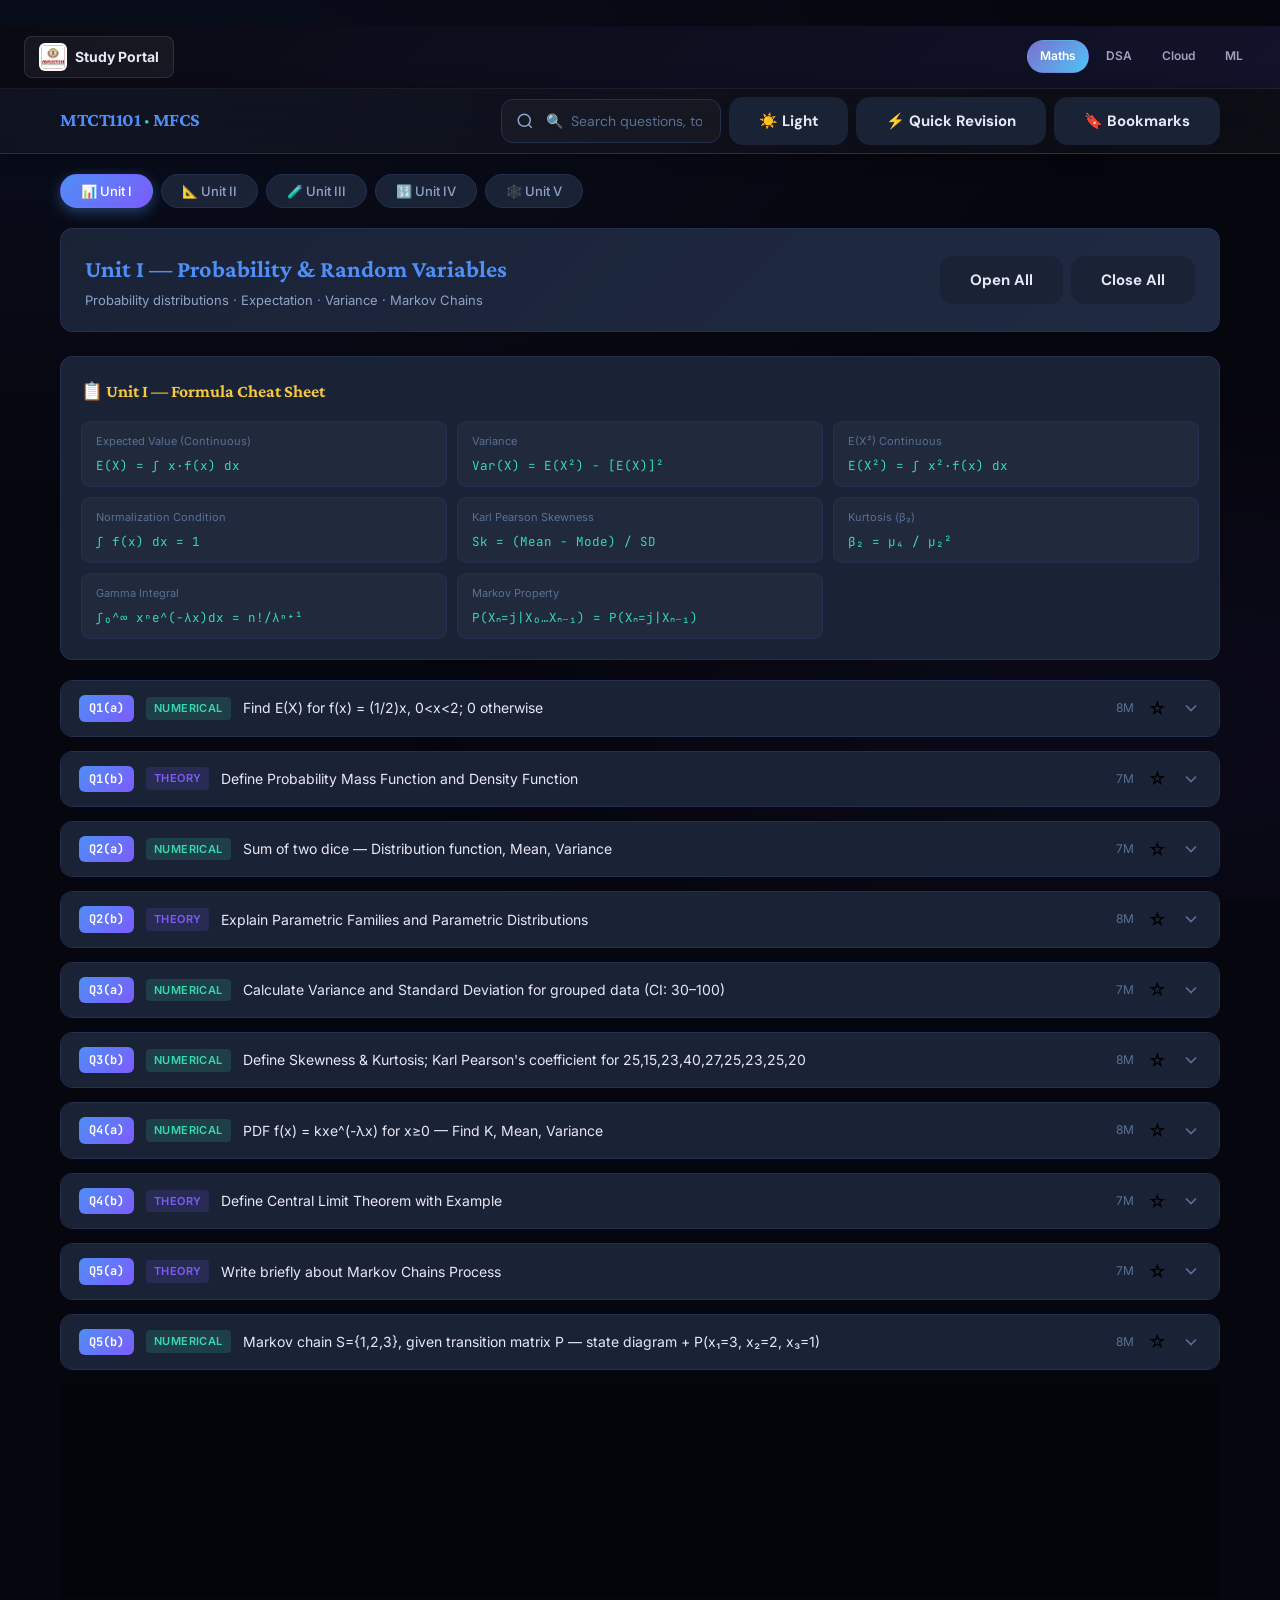
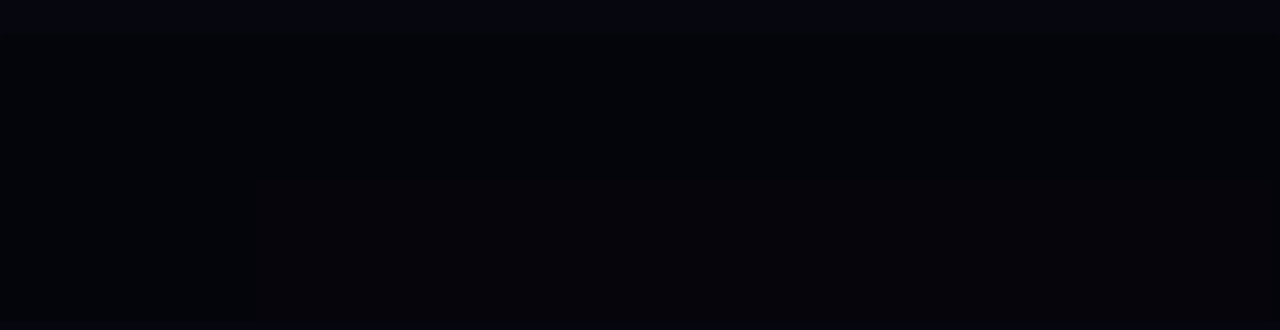
<file: subjects/maths.html>
﻿﻿<!DOCTYPE html>
<html lang="en">
<head>
<meta charset="UTF-8">
<meta name="viewport" content="width=device-width, initial-scale=1.0">
<title>MTCT1101 – Mathematical Foundations of Computer Science</title>
<style>
  @import url('https://fonts.googleapis.com/css2?family=Crimson+Pro:ital,wght@0,300;0,400;0,600;0,700;1,400&family=JetBrains+Mono:wght@400;600&family=DM+Sans:wght@300;400;500;700&display=swap');

  :root {
    --bg: #0b0f1a;
    --surface: #131929;
    --surface2: #1a2236;
    --surface3: #1f2a42;
    --border: #253050;
    --accent: #4f8ef7;
    --accent2: #7c5cfc;
    --accent3: #36d9b0;
    --gold: #f5c842;
    --red: #f76b6b;
    --text: #e2e8f8;
    --text2: #8fa3c8;
    --text3: #5a7095;
    --math: #a8d8ff;
    --formula: #c3f7d8;
    --given: #ffe4a0;
    --answer: #7eefc7;
    --radius: 12px;
    --radius-sm: 8px;
    --shadow: 0 8px 32px rgba(0,0,0,0.45);
  }

  .light {
    --bg: #f0f4ff;
    --surface: #ffffff;
    --surface2: #e8eeff;
    --surface3: #dde5ff;
    --border: #c5d0f0;
    --accent: #2563eb;
    --accent2: #7c3aed;
    --accent3: #059669;
    --gold: #d97706;
    --red: #dc2626;
    --text: #1e2a4a;
    --text2: #4a5a80;
    --text3: #7a8aaa;
    --math: #1e40af;
    --formula: #065f46;
    --given: #92400e;
    --answer: #047857;
    --shadow: 0 8px 32px rgba(0,0,0,0.12);
  }

  * { margin: 0; padding: 0; box-sizing: border-box; }

  body {
    background: var(--bg);
    color: var(--text);
    font-family: 'DM Sans', sans-serif;
    font-size: 15px;
    line-height: 1.7;
    transition: background 0.3s, color 0.3s;
    min-height: 100vh;
  }

  /* === HEADER === */
  header {
    position: sticky; top: 0; z-index: 100;
    background: var(--surface);
    border-bottom: 1px solid var(--border);
    backdrop-filter: blur(20px);
    box-shadow: 0 2px 20px rgba(0,0,0,0.3);
  }
  .header-inner {
    max-width: 1200px; margin: 0 auto;
    padding: 0 20px;
    display: flex; align-items: center; gap: 16px;
    height: 64px; flex-wrap: wrap;
  }
  .logo {
    font-family: 'Crimson Pro', serif;
    font-size: 1.2rem; font-weight: 700;
    color: var(--accent);
    letter-spacing: -0.5px;
    white-space: nowrap;
  }
  .logo span { color: var(--accent3); }
  .header-actions { display: flex; gap: 8px; align-items: center; margin-left: auto; flex-wrap: wrap; }

  .btn {
    padding: 7px 14px; border-radius: var(--radius-sm);
    border: 1px solid var(--border); background: var(--surface2);
    color: var(--text); cursor: pointer; font-size: 13px;
    font-family: 'DM Sans', sans-serif;
    transition: all 0.2s; white-space: nowrap;
  }
  .btn:hover { background: var(--surface3); border-color: var(--accent); color: var(--accent); }
  .btn.active { background: var(--accent); color: #fff; border-color: var(--accent); }

  /* Progress bar */
  #progress-bar {
    position: fixed; top: 0; left: 0; height: 3px;
    background: linear-gradient(90deg, var(--accent), var(--accent3));
    z-index: 200; transition: width 0.1s;
    box-shadow: 0 0 8px var(--accent);
  }

  /* === SEARCH === */
  .search-wrap {
    max-width: 1200px; margin: 20px auto 0;
    padding: 0 20px;
  }
  #search-input {
    width: 100%; padding: 12px 18px 12px 44px;
    background: var(--surface); border: 1px solid var(--border);
    border-radius: var(--radius); color: var(--text);
    font-size: 14px; font-family: 'DM Sans', sans-serif;
    outline: none; transition: border 0.2s;
    background-image: url("data:image/svg+xml,%3Csvg xmlns='http://www.w3.org/2000/svg' width='18' height='18' viewBox='0 0 24 24' fill='none' stroke='%238fa3c8' stroke-width='2'%3E%3Ccircle cx='11' cy='11' r='8'/%3E%3Cpath d='m21 21-4.35-4.35'/%3E%3C/svg%3E");
    background-repeat: no-repeat; background-position: 14px center;
  }
  #search-input:focus { border-color: var(--accent); }
  #search-input::placeholder { color: var(--text3); }

  /* === UNIT TABS === */
  .unit-tabs {
    max-width: 1200px; margin: 20px auto 0;
    padding: 0 20px;
    display: flex; gap: 8px; flex-wrap: wrap;
  }
  .unit-tab {
    padding: 8px 20px; border-radius: 999px;
    border: 1px solid var(--border); background: var(--surface2);
    color: var(--text2); cursor: pointer; font-size: 13px; font-weight: 500;
    transition: all 0.2s;
  }
  .unit-tab:hover { border-color: var(--accent); color: var(--accent); }
  .unit-tab.active {
    background: linear-gradient(135deg, var(--accent), var(--accent2));
    border-color: transparent; color: #fff;
    box-shadow: 0 4px 14px rgba(79,142,247,0.4);
  }

  /* === MAIN LAYOUT === */
  main { max-width: 1200px; margin: 0 auto; padding: 20px; }

  .unit-section { display: none; }
  .unit-section.visible { display: block; }

  .unit-header {
    margin-bottom: 24px; padding: 20px 24px;
    background: linear-gradient(135deg, var(--surface2), var(--surface3));
    border-radius: var(--radius); border: 1px solid var(--border);
    display: flex; align-items: center; justify-content: space-between;
    flex-wrap: wrap; gap: 12px;
  }
  .unit-header h2 {
    font-family: 'Crimson Pro', serif; font-size: 1.5rem; font-weight: 700;
    color: var(--accent);
  }
  .unit-header p { color: var(--text2); font-size: 13px; }

  .ctrl-row { display: flex; gap: 8px; flex-wrap: wrap; }

  /* === QUESTION CARD === */
  .q-card {
    background: var(--surface);
    border: 1px solid var(--border);
    border-radius: var(--radius);
    margin-bottom: 14px;
    overflow: hidden;
    transition: border-color 0.2s;
  }
  .q-card:hover { border-color: var(--accent); }
  .q-card.bookmarked { border-color: var(--gold); }
  .q-card.hidden-search { display: none; }

  .q-header {
    display: flex; align-items: center; gap: 12px;
    padding: 14px 18px; cursor: pointer;
    background: var(--surface2);
    user-select: none; flex-wrap: wrap;
  }
  .q-num {
    background: linear-gradient(135deg, var(--accent), var(--accent2));
    color: #fff; font-weight: 700; font-size: 12px;
    padding: 3px 10px; border-radius: 6px;
    font-family: 'JetBrains Mono', monospace; white-space: nowrap;
  }
  .q-type {
    font-size: 11px; padding: 2px 8px; border-radius: 4px;
    font-weight: 600; letter-spacing: 0.4px;
  }
  .type-num { background: rgba(54,217,176,0.15); color: var(--accent3); }
  .type-theory { background: rgba(124,92,252,0.15); color: var(--accent2); }
  .q-marks { margin-left: auto; font-size: 12px; color: var(--text3); white-space: nowrap; }
  .q-text { flex: 1; font-size: 14px; color: var(--text); min-width: 200px; }

  .bookmark-btn {
    background: none; border: none; cursor: pointer;
    font-size: 18px; transition: transform 0.2s;
    padding: 2px;
  }
  .bookmark-btn:hover { transform: scale(1.2); }

  .q-chevron {
    width: 20px; height: 20px; transition: transform 0.3s;
    color: var(--text3);
  }
  .q-card.open .q-chevron { transform: rotate(180deg); }

  /* === SOLUTION BODY === */
  .q-body {
    display: none; padding: 20px 22px;
    border-top: 1px solid var(--border);
  }
  .q-card.open .q-body { display: block; }

  /* Solution blocks */
  .sol-block {
    margin-bottom: 16px; padding: 14px 16px;
    border-radius: var(--radius-sm);
    border-left: 3px solid;
  }
  .sol-given { background: rgba(245,200,66,0.08); border-color: var(--gold); }
  .sol-formula { background: rgba(163,247,216,0.08); border-color: var(--accent3); }
  .sol-steps { background: rgba(79,142,247,0.07); border-color: var(--accent); }
  .sol-answer { background: rgba(126,239,199,0.1); border-color: var(--answer); }
  .sol-insight { background: rgba(124,92,252,0.08); border-color: var(--accent2); }
  .sol-tip { background: rgba(247,107,107,0.08); border-color: var(--red); }
  .sol-theory { background: rgba(255,255,255,0.03); border-color: var(--border); }

  .sol-block h4 {
    font-size: 11px; font-weight: 700; letter-spacing: 0.8px;
    text-transform: uppercase; margin-bottom: 8px;
  }
  .sol-given h4 { color: var(--gold); }
  .sol-formula h4 { color: var(--accent3); }
  .sol-steps h4 { color: var(--accent); }
  .sol-answer h4 { color: var(--answer); }
  .sol-insight h4 { color: var(--accent2); }
  .sol-tip h4 { color: var(--red); }
  .sol-theory h4 { color: var(--text2); }

  /* Math display */
  .math {
    font-family: 'JetBrains Mono', monospace;
    font-size: 13.5px; color: var(--math);
    background: rgba(0,0,0,0.2); border-radius: 6px;
    padding: 10px 14px; margin: 8px 0;
    white-space: pre; overflow-x: auto;
    display: block; line-height: 1.8;
  }
  .light .math { background: rgba(0,0,0,0.06); color: var(--math); }

  .math-inline {
    font-family: 'JetBrains Mono', monospace;
    font-size: 13px; color: var(--math);
    background: rgba(0,0,0,0.15); border-radius: 4px;
    padding: 1px 6px;
  }
  .light .math-inline { background: rgba(0,0,0,0.07); }

  .ans-highlight {
    font-family: 'JetBrains Mono', monospace;
    color: var(--answer); font-weight: 700; font-size: 14px;
  }

  /* Tables */
  .sol-table { width: 100%; border-collapse: collapse; font-size: 13px; margin: 10px 0; overflow-x: auto; display: block; }
  .sol-table th {
    background: var(--surface3); color: var(--accent);
    padding: 8px 12px; border: 1px solid var(--border);
    font-family: 'JetBrains Mono', monospace; font-size: 12px;
    text-align: center;
  }
  .sol-table td {
    padding: 7px 12px; border: 1px solid var(--border);
    text-align: center; color: var(--text2);
  }
  .sol-table tr:nth-child(even) td { background: rgba(255,255,255,0.02); }

  ul.sol-list { padding-left: 18px; }
  ul.sol-list li { margin-bottom: 5px; color: var(--text2); font-size: 14px; }
  ul.sol-list li strong { color: var(--text); }

  .copy-btn {
    float: right; padding: 4px 10px; font-size: 11px;
    background: var(--surface3); border: 1px solid var(--border);
    border-radius: 4px; cursor: pointer; color: var(--text2);
    transition: all 0.2s; font-family: 'DM Sans', sans-serif;
  }
  .copy-btn:hover { background: var(--accent); color: #fff; border-color: var(--accent); }

  /* Cheat sheet */
  .cheat-sheet {
    background: var(--surface2); border: 1px solid var(--border);
    border-radius: var(--radius); padding: 20px; margin-bottom: 20px;
  }
  .cheat-sheet h3 {
    font-family: 'Crimson Pro', serif; font-size: 1.1rem;
    color: var(--gold); margin-bottom: 14px;
    display: flex; align-items: center; gap: 8px;
  }
  .formula-grid {
    display: grid; grid-template-columns: repeat(auto-fill, minmax(280px, 1fr));
    gap: 10px;
  }
  .formula-item {
    background: var(--surface); border: 1px solid var(--border);
    border-radius: var(--radius-sm); padding: 10px 14px;
  }
  .formula-item .label { font-size: 11px; color: var(--text3); margin-bottom: 4px; }
  .formula-item .val { font-family: 'JetBrains Mono', monospace; font-size: 12.5px; color: var(--accent3); }

  /* Scroll to top */
  #scroll-top {
    position: fixed; bottom: 24px; right: 24px;
    width: 44px; height: 44px; border-radius: 50%;
    background: linear-gradient(135deg, var(--accent), var(--accent2));
    border: none; color: #fff; cursor: pointer; font-size: 18px;
    box-shadow: var(--shadow); display: none;
    transition: transform 0.2s; z-index: 99;
  }
  #scroll-top:hover { transform: translateY(-3px); }
  #scroll-top.visible { display: flex; align-items: center; justify-content: center; }

  /* Quick revision overlay */
  #revision-overlay {
    display: none; position: fixed; inset: 0; z-index: 300;
    background: var(--bg); overflow-y: auto; padding: 30px 20px;
  }
  #revision-overlay.visible { display: block; }
  .rev-header { display: flex; justify-content: space-between; align-items: center; margin-bottom: 20px; }
  .rev-card { background: var(--surface); border: 1px solid var(--border); border-radius: var(--radius); padding: 16px 20px; margin-bottom: 12px; }
  .rev-card h4 { color: var(--accent); margin-bottom: 8px; font-size: 13px; font-weight: 700; }
  .rev-card p { color: var(--text2); font-size: 13px; }

  /* Highlight matches */
  .hl { background: rgba(245,200,66,0.35); border-radius: 2px; color: var(--text); }

  /* Responsive */
  @media(max-width:600px) {
    .header-inner { height: auto; padding: 12px; }
    .logo { font-size: 1rem; }
    .btn { padding: 6px 10px; font-size: 12px; }
    .unit-tabs { gap: 6px; }
    .unit-tab { padding: 6px 14px; font-size: 12px; }
    .q-header { padding: 12px 14px; }
    .q-body { padding: 14px; }
    .math { font-size: 12px; }
  }

  /* Animated gradient bg */
  body::before {
    content: ''; position: fixed; inset: 0; z-index: -1; pointer-events: none;
    background: radial-gradient(ellipse 80% 50% at 10% 10%, rgba(79,142,247,0.06), transparent),
                radial-gradient(ellipse 60% 40% at 90% 80%, rgba(124,92,252,0.05), transparent);
  }
</style>
<link href="https://fonts.googleapis.com/css2?family=Inter:wght@400;600;700;800&display=swap" rel="stylesheet">
<link rel="stylesheet" href="../assets/css/style.css">
</head>
<body>
<!-- STUDY PORTAL NAVIGATION -->
<div class="sp-topbar" id="spTopbar">
  <a href="../index.html" class="sp-home-link"><img src="../assets/images/avanthi_clg logo.webp" alt="Avanthi" style="width:28px;height:28px;border-radius:6px;object-fit:contain;background:#fff;border:1px solid rgba(255,255,255,0.1);padding:1px;"> Study Portal</a>
  <div class="sp-nav-links">
    <a href="maths.html" class="sp-nav-link sp-active">Maths</a>
    <a href="dsa.html" class="sp-nav-link">DSA</a>
    <a href="cloud.html" class="sp-nav-link">Cloud</a>
    <a href="ml.html" class="sp-nav-link">ML</a>
  </div>
</div>
<script>
// Sync topbar theme with page theme
(function(){
  var tb = document.getElementById('spTopbar');
  if (!tb) return;
  function syncTheme() {
    var isDark = !document.body.classList.contains('light') && 
                 document.documentElement.getAttribute('data-theme') !== 'light';
    tb.classList.toggle('light-bar', !isDark);
  }
  syncTheme();
  new MutationObserver(syncTheme).observe(document.body, {attributes:true,attributeFilter:['class']});
  new MutationObserver(syncTheme).observe(document.documentElement, {attributes:true,attributeFilter:['data-theme']});
})();
</script>

<div id="progress-bar" style="width:0%"></div>

<!-- HEADER -->
<header>
  <div class="header-inner">
    <div class="logo">MTCT1101 <span>·</span> MFCS</div>
    <div class="header-actions">
      <input type="text" id="search-input" placeholder="🔍  Search questions, topics…" style="width:220px">
      <button class="btn" id="theme-btn" onclick="toggleTheme()">☀️ Light</button>
      <button class="btn" onclick="openRevision()">⚡ Quick Revision</button>
      <button class="btn" id="bookmark-view-btn" onclick="toggleBookmarkView()">🔖 Bookmarks</button>
    </div>
  </div>
</header>

<!-- UNIT TABS -->
<div class="unit-tabs">
  <button class="unit-tab active" onclick="showUnit('I')">📊 Unit I</button>
  <button class="unit-tab" onclick="showUnit('II')">📐 Unit II</button>
  <button class="unit-tab" onclick="showUnit('III')">🧪 Unit III</button>
  <button class="unit-tab" onclick="showUnit('IV')">🔢 Unit IV</button>
  <button class="unit-tab" onclick="showUnit('V')">🕸️ Unit V</button>
</div>

<main>

<!-- ======================= UNIT I ======================= -->
<div class="unit-section visible" id="unit-I">
  <div class="unit-header">
    <div>
      <h2>Unit I — Probability & Random Variables</h2>
      <p>Probability distributions · Expectation · Variance · Markov Chains</p>
    </div>
    <div class="ctrl-row">
      <button class="btn" onclick="openAll('I')">Open All</button>
      <button class="btn" onclick="closeAll('I')">Close All</button>
    </div>
  </div>

  <!-- Cheat Sheet Unit I -->
  <div class="cheat-sheet">
    <h3>📋 Unit I — Formula Cheat Sheet</h3>
    <div class="formula-grid">
      <div class="formula-item"><div class="label">Expected Value (Continuous)</div><div class="val">E(X) = ∫ x·f(x) dx</div></div>
      <div class="formula-item"><div class="label">Variance</div><div class="val">Var(X) = E(X²) − [E(X)]²</div></div>
      <div class="formula-item"><div class="label">E(X²) Continuous</div><div class="val">E(X²) = ∫ x²·f(x) dx</div></div>
      <div class="formula-item"><div class="label">Normalization Condition</div><div class="val">∫ f(x) dx = 1</div></div>
      <div class="formula-item"><div class="label">Karl Pearson Skewness</div><div class="val">Sk = (Mean − Mode) / SD</div></div>
      <div class="formula-item"><div class="label">Kurtosis (β₂)</div><div class="val">β₂ = μ₄ / μ₂²</div></div>
      <div class="formula-item"><div class="label">Gamma Integral</div><div class="val">∫₀^∞ xⁿe^(−λx)dx = n!/λⁿ⁺¹</div></div>
      <div class="formula-item"><div class="label">Markov Property</div><div class="val">P(Xₙ=j|X₀…Xₙ₋₁) = P(Xₙ=j|Xₙ₋₁)</div></div>
    </div>
  </div>

  <!-- Q1a -->
  <div class="q-card" id="q-I-1a">
    <div class="q-header" onclick="toggle('I-1a')">
      <span class="q-num">Q1(a)</span>
      <span class="q-type type-num">NUMERICAL</span>
      <span class="q-text">Find E(X) for f(x) = (1/2)x, 0&lt;x&lt;2; 0 otherwise</span>
      <span class="q-marks">8M</span>
      <button class="bookmark-btn" onclick="event.stopPropagation();bookmark('I-1a')">☆</button>
      <svg class="q-chevron" viewBox="0 0 24 24" fill="none" stroke="currentColor" stroke-width="2"><polyline points="6 9 12 15 18 9"/></svg>
    </div>
    <div class="q-body">
      <div class="sol-block sol-given">
        <h4>🔹 Given</h4>
        <p>Probability density function (PDF):</p>
        <code class="math">f(x) = (1/2)x,   0 &lt; x &lt; 2
f(x) = 0,         otherwise</code>
        <p style="margin-top:8px;color:var(--text2);">Find: <strong>E(X)</strong> — the expected value (mean) of X</p>
      </div>
      <div class="sol-block sol-formula">
        <h4>🔹 Formula Used</h4>
        <code class="math">E(X) = ∫₋∞^∞ x · f(x) dx</code>
        <p style="color:var(--text2);font-size:13px;">Since f(x) is non-zero only for 0 &lt; x &lt; 2:</p>
        <code class="math">E(X) = ∫₀² x · f(x) dx</code>
      </div>
      <div class="sol-block sol-steps">
        <h4>🔹 Step-by-Step Solution</h4>
        <p><strong>Step 1:</strong> Verify it's a valid PDF (normalization check):</p>
        <code class="math">∫₀² (1/2)x dx = (1/2) · [x²/2]₀²
              = (1/2) · (4/2 − 0)
              = (1/2) · 2 = 1  ✓ Valid PDF</code>
        <p><strong>Step 2:</strong> Substitute f(x) = (1/2)x into E(X) formula:</p>
        <code class="math">E(X) = ∫₀² x · (1/2)x dx
      = (1/2) ∫₀² x² dx</code>
        <p><strong>Step 3:</strong> Evaluate the integral using power rule ∫xⁿdx = xⁿ⁺¹/(n+1):</p>
        <code class="math">E(X) = (1/2) · [x³/3]₀²
      = (1/2) · (2³/3 − 0³/3)
      = (1/2) · (8/3)
      = 8/6
      = 4/3</code>
      </div>
      <div class="sol-block sol-answer">
        <h4>🔹 Final Answer</h4>
        <p><span class="ans-highlight">E(X) = 4/3 ≈ 1.333</span></p>
        <p style="color:var(--text2);margin-top:8px;">The average value of X with this triangular distribution is 4/3.</p>
      </div>
      <div class="sol-block sol-insight">
        <h4>🧠 Concept Insight</h4>
        <p>E(X) is the "center of mass" of the probability distribution. For a continuous RV, it's computed via integration of x·f(x). Since f(x) increases linearly, the distribution is right-skewed, pushing the mean above the midpoint (1).</p>
      </div>
      <div class="sol-block sol-tip">
        <h4>💡 Memory Tip</h4>
        <p>"E(X) for continuous = ∫ x·f(x) dx" — think: weighted average where weight = probability density.</p>
      </div>
    </div>
  </div>

  <!-- Q1b -->
  <div class="q-card" id="q-I-1b">
    <div class="q-header" onclick="toggle('I-1b')">
      <span class="q-num">Q1(b)</span>
      <span class="q-type type-theory">THEORY</span>
      <span class="q-text">Define Probability Mass Function and Density Function</span>
      <span class="q-marks">7M</span>
      <button class="bookmark-btn" onclick="event.stopPropagation();bookmark('I-1b')">☆</button>
      <svg class="q-chevron" viewBox="0 0 24 24" fill="none" stroke="currentColor" stroke-width="2"><polyline points="6 9 12 15 18 9"/></svg>
    </div>
    <div class="q-body">
      <div class="sol-block sol-theory">
        <h4>📌 Probability Mass Function (PMF)</h4>
        <ul class="sol-list">
          <li><strong>Definition:</strong> A function p(x) that gives the probability that a <em>discrete</em> random variable X takes the exact value x.</li>
          <li><strong>Notation:</strong> p(x) = P(X = x)</li>
          <li><strong>Properties:</strong>
            <ul style="margin-top:6px;padding-left:16px;">
              <li>p(x) ≥ 0 for all x</li>
              <li>Σ p(xᵢ) = 1 (sum over all possible values)</li>
              <li>P(X ∈ A) = Σₓ∈ₐ p(x)</li>
            </ul>
          </li>
          <li><strong>Example:</strong> Rolling a fair die: p(x) = 1/6 for x = 1,2,3,4,5,6</li>
        </ul>
        <code class="math">PMF Example (Coin Toss, X = No. of Heads in 2 tosses):
P(X=0) = 1/4,  P(X=1) = 2/4,  P(X=2) = 1/4
Sum = 1/4 + 2/4 + 1/4 = 1 ✓</code>
      </div>
      <div class="sol-block sol-theory">
        <h4>📌 Probability Density Function (PDF)</h4>
        <ul class="sol-list">
          <li><strong>Definition:</strong> A function f(x) for a <em>continuous</em> random variable X such that probabilities over intervals are computed by integration.</li>
          <li><strong>Key Formula:</strong> P(a ≤ X ≤ b) = ∫ₐᵇ f(x) dx</li>
          <li><strong>Properties:</strong>
            <ul style="margin-top:6px;padding-left:16px;">
              <li>f(x) ≥ 0 for all x</li>
              <li>∫₋∞^∞ f(x) dx = 1</li>
              <li>P(X = c) = 0 for any specific value c (continuous!)</li>
            </ul>
          </li>
          <li><strong>Note:</strong> f(x) is NOT a probability itself — it's a density. It can be &gt; 1.</li>
        </ul>
      </div>
      <div class="sol-block sol-formula">
        <h4>📊 Key Differences: PMF vs PDF</h4>
        <table class="sol-table">
          <tr><th>Feature</th><th>PMF</th><th>PDF</th></tr>
          <tr><td>Variable type</td><td>Discrete</td><td>Continuous</td></tr>
          <tr><td>Value meaning</td><td>Direct probability</td><td>Density (not direct prob.)</td></tr>
          <tr><td>Probability calc</td><td>Summation Σ</td><td>Integration ∫</td></tr>
          <tr><td>Normalization</td><td>Σ p(x) = 1</td><td>∫ f(x)dx = 1</td></tr>
          <tr><td>P(X=c)</td><td>p(c) can be &gt; 0</td><td>Always = 0</td></tr>
        </table>
      </div>
      <div class="sol-block sol-tip">
        <h4>💡 Memory Tip</h4>
        <p><strong>PMF → "Point Mass"</strong> (discrete, exact points). <strong>PDF → "Density"</strong> (continuous, area under curve = probability).</p>
      </div>
    </div>
  </div>

  <!-- Q2a -->
  <div class="q-card" id="q-I-2a">
    <div class="q-header" onclick="toggle('I-2a')">
      <span class="q-num">Q2(a)</span>
      <span class="q-type type-num">NUMERICAL</span>
      <span class="q-text">Sum of two dice — Distribution function, Mean, Variance</span>
      <span class="q-marks">7M</span>
      <button class="bookmark-btn" onclick="event.stopPropagation();bookmark('I-2a')">☆</button>
      <svg class="q-chevron" viewBox="0 0 24 24" fill="none" stroke="currentColor" stroke-width="2"><polyline points="6 9 12 15 18 9"/></svg>
    </div>
    <div class="q-body">
      <div class="sol-block sol-given">
        <h4>🔹 Given</h4>
        <p>Two fair dice are tossed. X = sum of two dice. Find: (i) Distribution function, (ii) Mean, (iii) Variance.</p>
      </div>
      <div class="sol-block sol-steps">
        <h4>🔹 Part (i): Distribution Function (PMF Table)</h4>
        <p>The sum X can range from 2 to 12. Total outcomes = 6×6 = 36.</p>
        <table class="sol-table">
          <tr><th>X (Sum)</th><th>Favorable Outcomes</th><th>P(X)</th><th>P(X) as fraction</th></tr>
          <tr><td>2</td><td>(1,1)</td><td>1/36</td><td>0.0278</td></tr>
          <tr><td>3</td><td>(1,2),(2,1)</td><td>2/36</td><td>0.0556</td></tr>
          <tr><td>4</td><td>(1,3),(2,2),(3,1)</td><td>3/36</td><td>0.0833</td></tr>
          <tr><td>5</td><td>(1,4),(2,3),(3,2),(4,1)</td><td>4/36</td><td>0.1111</td></tr>
          <tr><td>6</td><td>(1,5),(2,4),(3,3),(4,2),(5,1)</td><td>5/36</td><td>0.1389</td></tr>
          <tr><td>7</td><td>(1,6),(2,5),(3,4),(4,3),(5,2),(6,1)</td><td>6/36</td><td>0.1667</td></tr>
          <tr><td>8</td><td>(2,6),(3,5),(4,4),(5,3),(6,2)</td><td>5/36</td><td>0.1389</td></tr>
          <tr><td>9</td><td>(3,6),(4,5),(5,4),(6,3)</td><td>4/36</td><td>0.1111</td></tr>
          <tr><td>10</td><td>(4,6),(5,5),(6,4)</td><td>3/36</td><td>0.0833</td></tr>
          <tr><td>11</td><td>(5,6),(6,5)</td><td>2/36</td><td>0.0556</td></tr>
          <tr><td>12</td><td>(6,6)</td><td>1/36</td><td>0.0278</td></tr>
          <tr><td><strong>Total</strong></td><td></td><td><strong>36/36=1</strong></td><td><strong>1.0</strong></td></tr>
        </table>
      </div>
      <div class="sol-block sol-steps">
        <h4>🔹 Part (ii): Mean E(X)</h4>
        <code class="math">E(X) = Σ x·P(X=x)
     = 2·(1/36) + 3·(2/36) + 4·(3/36) + 5·(4/36) + 6·(5/36)
       + 7·(6/36) + 8·(5/36) + 9·(4/36) + 10·(3/36)
       + 11·(2/36) + 12·(1/36)

     = (2 + 6 + 12 + 20 + 30 + 42 + 40 + 36 + 30 + 22 + 12) / 36
     = 252 / 36
     = 7</code>
        <p style="color:var(--answer);font-weight:600;">∴ Mean E(X) = 7</p>
      </div>
      <div class="sol-block sol-steps">
        <h4>🔹 Part (iii): Variance Var(X)</h4>
        <p><strong>Step 1:</strong> Calculate E(X²)</p>
        <code class="math">E(X²) = Σ x²·P(X=x)
      = (4·1 + 9·2 + 16·3 + 25·4 + 36·5 + 49·6
         + 64·5 + 81·4 + 100·3 + 121·2 + 144·1) / 36
      = (4 + 18 + 48 + 100 + 180 + 294 + 320 + 324 + 300 + 242 + 144) / 36
      = 1974 / 36
      = 54.833</code>
        <p><strong>Step 2:</strong> Apply Variance formula:</p>
        <code class="math">Var(X) = E(X²) − [E(X)]²
       = 54.833 − 7²
       = 54.833 − 49
       = 5.833 = 35/6</code>
      </div>
      <div class="sol-block sol-answer">
        <h4>🔹 Final Answers</h4>
        <p><span class="ans-highlight">(i) Distribution: P(X=k) = (6−|k−7|)/36 for k = 2,3,…,12</span></p>
        <p><span class="ans-highlight">(ii) Mean E(X) = 7</span></p>
        <p><span class="ans-highlight">(iii) Variance Var(X) = 35/6 ≈ 5.833</span></p>
      </div>
    </div>
  </div>

  <!-- Q2b -->
  <div class="q-card" id="q-I-2b">
    <div class="q-header" onclick="toggle('I-2b')">
      <span class="q-num">Q2(b)</span>
      <span class="q-type type-theory">THEORY</span>
      <span class="q-text">Explain Parametric Families and Parametric Distributions</span>
      <span class="q-marks">8M</span>
      <button class="bookmark-btn" onclick="event.stopPropagation();bookmark('I-2b')">☆</button>
      <svg class="q-chevron" viewBox="0 0 24 24" fill="none" stroke="currentColor" stroke-width="2"><polyline points="6 9 12 15 18 9"/></svg>
    </div>
    <div class="q-body">
      <div class="sol-block sol-theory">
        <h4>📌 Parametric Families</h4>
        <ul class="sol-list">
          <li><strong>Definition:</strong> A set of probability distributions indexed by one or more parameters θ (theta). Changing θ gives a different distribution, but all share the same functional form.</li>
          <li>Formally: {P_θ : θ ∈ Θ} where Θ is the parameter space</li>
          <li>The <strong>parameter</strong> summarizes the entire distribution</li>
          <li>Example: Normal family N(μ, σ²) — parameterized by mean μ and variance σ²</li>
        </ul>
      </div>
      <div class="sol-block sol-formula">
        <h4>📌 Key Parametric Distributions</h4>
        <table class="sol-table">
          <tr><th>Distribution</th><th>Parameter(s)</th><th>PDF / PMF</th><th>Mean</th><th>Variance</th></tr>
          <tr><td>Bernoulli</td><td>p</td><td>p^x(1-p)^(1-x)</td><td>p</td><td>p(1-p)</td></tr>
          <tr><td>Binomial</td><td>n, p</td><td>C(n,x)p^x(1-p)^(n-x)</td><td>np</td><td>np(1-p)</td></tr>
          <tr><td>Poisson</td><td>λ</td><td>e^(−λ)λˣ/x!</td><td>λ</td><td>λ</td></tr>
          <tr><td>Normal</td><td>μ, σ²</td><td>(1/σ√2π)e^(−(x−μ)²/2σ²)</td><td>μ</td><td>σ²</td></tr>
          <tr><td>Exponential</td><td>λ</td><td>λe^(−λx)</td><td>1/λ</td><td>1/λ²</td></tr>
          <tr><td>Gamma</td><td>α, β</td><td>(β^α/Γ(α))x^(α-1)e^(−βx)</td><td>α/β</td><td>α/β²</td></tr>
          <tr><td>Uniform</td><td>a, b</td><td>1/(b-a)</td><td>(a+b)/2</td><td>(b-a)²/12</td></tr>
        </table>
      </div>
      <div class="sol-block sol-insight">
        <h4>🧠 Concept Insight</h4>
        <p>Parametric statistics assumes data follows a distribution from a known family with unknown parameters. Estimation is then about finding the best parameter values (using MLE, MOM, etc.).</p>
      </div>
      <div class="sol-block sol-tip">
        <h4>💡 Memory Tip</h4>
        <p>"Parameters SHAPE the distribution" — change μ to shift, change σ to stretch/compress the Normal bell curve.</p>
      </div>
    </div>
  </div>

  <!-- Q3a -->
  <div class="q-card" id="q-I-3a">
    <div class="q-header" onclick="toggle('I-3a')">
      <span class="q-num">Q3(a)</span>
      <span class="q-type type-num">NUMERICAL</span>
      <span class="q-text">Calculate Variance and Standard Deviation for grouped data (CI: 30–100)</span>
      <span class="q-marks">7M</span>
      <button class="bookmark-btn" onclick="event.stopPropagation();bookmark('I-3a')">☆</button>
      <svg class="q-chevron" viewBox="0 0 24 24" fill="none" stroke="currentColor" stroke-width="2"><polyline points="6 9 12 15 18 9"/></svg>
    </div>
    <div class="q-body">
      <div class="sol-block sol-given">
        <h4>🔹 Given Data</h4>
        <table class="sol-table">
          <tr><th>C.I</th><th>30-40</th><th>40-50</th><th>50-60</th><th>60-70</th><th>70-80</th><th>80-90</th><th>90-100</th></tr>
          <tr><td>f</td><td>3</td><td>7</td><td>12</td><td>15</td><td>8</td><td>3</td><td>2</td></tr>
        </table>
      </div>
      <div class="sol-block sol-formula">
        <h4>🔹 Formulas Used</h4>
        <code class="math">Mean (x̄) = Σ(f·m) / N

Variance (σ²) = Σ f(m − x̄)² / N   (Direct Method)
              OR
              = [Σ f·m² / N] − x̄²   (Shortcut)

SD (σ) = √Variance</code>
        <p style="color:var(--text2);font-size:13px;">where m = midpoint of each class, N = Σf</p>
      </div>
      <div class="sol-block sol-steps">
        <h4>🔹 Step-by-Step Calculation</h4>
        <p><strong>Step 1:</strong> Find midpoints m for each class:</p>
        <table class="sol-table">
          <tr><th>C.I</th><th>m (mid)</th><th>f</th><th>f·m</th><th>f·m²</th></tr>
          <tr><td>30-40</td><td>35</td><td>3</td><td>105</td><td>3675</td></tr>
          <tr><td>40-50</td><td>45</td><td>7</td><td>315</td><td>14175</td></tr>
          <tr><td>50-60</td><td>55</td><td>12</td><td>660</td><td>36300</td></tr>
          <tr><td>60-70</td><td>65</td><td>15</td><td>975</td><td>63375</td></tr>
          <tr><td>70-80</td><td>75</td><td>8</td><td>600</td><td>45000</td></tr>
          <tr><td>80-90</td><td>85</td><td>3</td><td>255</td><td>21675</td></tr>
          <tr><td>90-100</td><td>95</td><td>2</td><td>190</td><td>18050</td></tr>
          <tr><td><strong>Σ</strong></td><td></td><td><strong>N=50</strong></td><td><strong>3100</strong></td><td><strong>202250</strong></td></tr>
        </table>
        <p><strong>Step 2:</strong> Calculate Mean:</p>
        <code class="math">x̄ = Σ(f·m) / N = 3100 / 50 = 62</code>
        <p><strong>Step 3:</strong> Calculate Variance:</p>
        <code class="math">σ² = [Σ f·m² / N] − x̄²
   = [202250 / 50] − 62²
   = 4045 − 3844
   = 201</code>
        <p><strong>Step 4:</strong> Calculate Standard Deviation:</p>
        <code class="math">σ = √201 = 14.177</code>
      </div>
      <div class="sol-block sol-answer">
        <h4>🔹 Final Answers</h4>
        <p><span class="ans-highlight">Mean x̄ = 62</span></p>
        <p><span class="ans-highlight">Variance σ² = 201</span></p>
        <p><span class="ans-highlight">Standard Deviation σ = √201 ≈ 14.18</span></p>
      </div>
    </div>
  </div>

  <!-- Q3b -->
  <div class="q-card" id="q-I-3b">
    <div class="q-header" onclick="toggle('I-3b')">
      <span class="q-num">Q3(b)</span>
      <span class="q-type type-num">NUMERICAL</span>
      <span class="q-text">Define Skewness &amp; Kurtosis; Karl Pearson's coefficient for 25,15,23,40,27,25,23,25,20</span>
      <span class="q-marks">8M</span>
      <button class="bookmark-btn" onclick="event.stopPropagation();bookmark('I-3b')">☆</button>
      <svg class="q-chevron" viewBox="0 0 24 24" fill="none" stroke="currentColor" stroke-width="2"><polyline points="6 9 12 15 18 9"/></svg>
    </div>
    <div class="q-body">
      <div class="sol-block sol-theory">
        <h4>📌 Part (i) — Skewness &amp; Kurtosis Definitions</h4>
        <ul class="sol-list">
          <li><strong>Skewness:</strong> Measures the asymmetry of a distribution about its mean.
            <ul style="padding-left:16px;margin-top:4px;">
              <li>Positive skew: Tail extends to the right (Mean &gt; Median &gt; Mode)</li>
              <li>Negative skew: Tail extends to the left (Mean &lt; Median &lt; Mode)</li>
              <li>Zero skew: Symmetric distribution</li>
            </ul>
          </li>
          <li><strong>Kurtosis:</strong> Measures the "peakedness" or tailedness of distribution.
            <ul style="padding-left:16px;margin-top:4px;">
              <li>Leptokurtic: β₂ &gt; 3 (more peaked than Normal)</li>
              <li>Mesokurtic: β₂ = 3 (Normal distribution)</li>
              <li>Platykurtic: β₂ &lt; 3 (flatter than Normal)</li>
            </ul>
          </li>
        </ul>
        <code class="math">Karl Pearson's Coefficient of Skewness:
  Sk = (Mean − Mode) / SD

Kurtosis: β₂ = μ₄ / μ₂²  (μ₂, μ₄ are central moments)</code>
      </div>
      <div class="sol-block sol-given">
        <h4>🔹 Part (ii) — Given Data</h4>
        <p>Data: 25, 15, 23, 40, 27, 25, 23, 25, 20 &nbsp;|&nbsp; n = 9</p>
      </div>
      <div class="sol-block sol-steps">
        <h4>🔹 Step-by-Step Calculation</h4>
        <p><strong>Step 1:</strong> Sort data: 15, 20, 23, 23, 25, 25, 25, 27, 40</p>
        <p><strong>Step 2:</strong> Find Mode (most frequent value):</p>
        <code class="math">25 appears 3 times → Mode = 25</code>
        <p><strong>Step 3:</strong> Calculate Mean:</p>
        <code class="math">Mean = (25+15+23+40+27+25+23+25+20) / 9
     = 223 / 9
     = 24.78</code>
        <p><strong>Step 4:</strong> Calculate Standard Deviation:</p>
        <code class="math">Deviations from mean (x − x̄):
x:      25     15     23     40     27     25     23     25     20
x−x̄:  0.22  -9.78  -1.78  15.22  2.22  0.22  -1.78  0.22  -4.78

(x−x̄)²:
       0.048  95.65  3.168  231.65  4.928  0.048  3.168  0.048  22.85

Σ(x−x̄)² = 0.048+95.65+3.168+231.65+4.928+0.048+3.168+0.048+22.85
         = 361.56

Variance σ² = Σ(x−x̄)² / n = 361.56 / 9 = 40.17

SD σ = √40.17 = 6.338</code>
        <p><strong>Step 5:</strong> Karl Pearson's Coefficient of Skewness:</p>
        <code class="math">Sk = (Mean − Mode) / SD
   = (24.78 − 25) / 6.338
   = −0.22 / 6.338
   = −0.0347</code>
      </div>
      <div class="sol-block sol-answer">
        <h4>🔹 Final Answers</h4>
        <p><span class="ans-highlight">Mean = 24.78, Mode = 25, SD = 6.338</span></p>
        <p><span class="ans-highlight">Karl Pearson's Skewness = −0.035 ≈ 0</span></p>
        <p style="color:var(--text2);margin-top:8px;">Since Sk ≈ 0, the distribution is nearly symmetric (very slight negative skew).</p>
      </div>
    </div>
  </div>

  <!-- Q4a -->
  <div class="q-card" id="q-I-4a">
    <div class="q-header" onclick="toggle('I-4a')">
      <span class="q-num">Q4(a)</span>
      <span class="q-type type-num">NUMERICAL</span>
      <span class="q-text">PDF f(x) = kxe^(-λx) for x≥0 — Find K, Mean, Variance</span>
      <span class="q-marks">8M</span>
      <button class="bookmark-btn" onclick="event.stopPropagation();bookmark('I-4a')">☆</button>
      <svg class="q-chevron" viewBox="0 0 24 24" fill="none" stroke="currentColor" stroke-width="2"><polyline points="6 9 12 15 18 9"/></svg>
    </div>
    <div class="q-body">
      <div class="sol-block sol-given">
        <h4>🔹 Given</h4>
        <code class="math">f(x) = k·x·e^(−λx),   x ≥ 0, λ > 0
f(x) = 0,             otherwise</code>
        <p style="margin-top:8px;color:var(--text2);">Find: (i) K &nbsp; (ii) Mean &nbsp; (iii) Variance</p>
      </div>
      <div class="sol-block sol-formula">
        <h4>🔹 Key Formula — Gamma Integral</h4>
        <code class="math">∫₀^∞ xⁿ e^(−λx) dx = n! / λⁿ⁺¹   (for n ≥ 0, λ > 0)

Special cases:
  n=0: ∫₀^∞ e^(−λx) dx = 1/λ
  n=1: ∫₀^∞ x·e^(−λx) dx = 1/λ²
  n=2: ∫₀^∞ x²·e^(−λx) dx = 2/λ³
  n=3: ∫₀^∞ x³·e^(−λx) dx = 6/λ⁴</code>
      </div>
      <div class="sol-block sol-steps">
        <h4>🔹 Part (i): Find K using Normalization Condition</h4>
        <code class="math">∫₀^∞ f(x) dx = 1

∫₀^∞ k·x·e^(−λx) dx = 1

k · ∫₀^∞ x·e^(−λx) dx = 1

k · (1/λ²) = 1          [using gamma integral with n=1]

∴ k = λ²</code>
        <p style="color:var(--answer);font-weight:600;">K = λ²</p>
        <p style="color:var(--text2);font-size:13px;margin-top:6px;">So f(x) = λ²·x·e^(−λx) — this is the Gamma distribution Γ(2, λ)</p>
      </div>
      <div class="sol-block sol-steps">
        <h4>🔹 Part (ii): Mean E(X)</h4>
        <code class="math">E(X) = ∫₀^∞ x · f(x) dx
     = ∫₀^∞ x · λ²·x·e^(−λx) dx
     = λ² ∫₀^∞ x²·e^(−λx) dx
     = λ² · (2/λ³)         [gamma integral, n=2]
     = 2λ²/λ³
     = 2/λ</code>
        <p style="color:var(--answer);font-weight:600;">Mean E(X) = 2/λ</p>
      </div>
      <div class="sol-block sol-steps">
        <h4>🔹 Part (iii): Variance Var(X)</h4>
        <p><strong>Step 1:</strong> Find E(X²):</p>
        <code class="math">E(X²) = ∫₀^∞ x² · λ²·x·e^(−λx) dx
      = λ² ∫₀^∞ x³·e^(−λx) dx
      = λ² · (6/λ⁴)        [gamma integral, n=3]
      = 6λ²/λ⁴
      = 6/λ²</code>
        <p><strong>Step 2:</strong> Calculate Variance:</p>
        <code class="math">Var(X) = E(X²) − [E(X)]²
       = 6/λ² − (2/λ)²
       = 6/λ² − 4/λ²
       = 2/λ²</code>
        <p style="color:var(--answer);font-weight:600;">Variance Var(X) = 2/λ²</p>
      </div>
      <div class="sol-block sol-answer">
        <h4>🔹 Final Answers</h4>
        <p><span class="ans-highlight">(i) K = λ²</span></p>
        <p><span class="ans-highlight">(ii) Mean E(X) = 2/λ</span></p>
        <p><span class="ans-highlight">(iii) Variance Var(X) = 2/λ²</span></p>
        <p style="color:var(--text2);margin-top:8px;">This is a <strong>Gamma(2, λ)</strong> distribution — also known as Erlang-2 or chi-squared(4)/2.</p>
      </div>
      <div class="sol-block sol-insight">
        <h4>🧠 Concept Insight</h4>
        <p>The Gamma integral ∫₀^∞ xⁿe^(−λx)dx = n!/λⁿ⁺¹ is the KEY tool for all exponential-family integrals. Memorize n=1,2,3 cases. Standard deviation σ = √2/λ.</p>
      </div>
    </div>
  </div>

  <!-- Q4b -->
  <div class="q-card" id="q-I-4b">
    <div class="q-header" onclick="toggle('I-4b')">
      <span class="q-num">Q4(b)</span>
      <span class="q-type type-theory">THEORY</span>
      <span class="q-text">Define Central Limit Theorem with Example</span>
      <span class="q-marks">7M</span>
      <button class="bookmark-btn" onclick="event.stopPropagation();bookmark('I-4b')">☆</button>
      <svg class="q-chevron" viewBox="0 0 24 24" fill="none" stroke="currentColor" stroke-width="2"><polyline points="6 9 12 15 18 9"/></svg>
    </div>
    <div class="q-body">
      <div class="sol-block sol-theory">
        <h4>📌 Central Limit Theorem (CLT)</h4>
        <ul class="sol-list">
          <li><strong>Statement:</strong> If X₁, X₂, …, Xₙ are independent and identically distributed (i.i.d.) random variables with mean μ and finite variance σ², then as n → ∞, the sample mean X̄ follows a Normal distribution:</li>
        </ul>
        <code class="math">X̄ ~ N(μ,  σ²/n)   as n → ∞

Standardized form:
  Z = (X̄ − μ) / (σ/√n) ~ N(0,1)</code>
        <ul class="sol-list">
          <li>Works regardless of the shape of the original distribution</li>
          <li>Practically reliable when n ≥ 30</li>
          <li>Foundation of all hypothesis testing and confidence intervals</li>
        </ul>
      </div>
      <div class="sol-block sol-steps">
        <h4>📌 Example</h4>
        <p>Scores in an exam follow a distribution with μ = 60, σ = 10. Find P(X̄ &gt; 62) for a sample of n = 25.</p>
        <code class="math">Standard Error = σ/√n = 10/√25 = 10/5 = 2

Z = (X̄ − μ) / (σ/√n) = (62 − 60) / 2 = 1.0

P(X̄ > 62) = P(Z > 1.0) = 1 − Φ(1.0)
           = 1 − 0.8413 = 0.1587 ≈ 15.87%</code>
      </div>
      <div class="sol-block sol-tip">
        <h4>💡 Memory Tip</h4>
        <p>"No matter the population shape — with large enough sample, the sample mean is NORMAL." The larger n, the better the normal approximation.</p>
      </div>
    </div>
  </div>

  <!-- Q5a -->
  <div class="q-card" id="q-I-5a">
    <div class="q-header" onclick="toggle('I-5a')">
      <span class="q-num">Q5(a)</span>
      <span class="q-type type-theory">THEORY</span>
      <span class="q-text">Write briefly about Markov Chains Process</span>
      <span class="q-marks">7M</span>
      <button class="bookmark-btn" onclick="event.stopPropagation();bookmark('I-5a')">☆</button>
      <svg class="q-chevron" viewBox="0 0 24 24" fill="none" stroke="currentColor" stroke-width="2"><polyline points="6 9 12 15 18 9"/></svg>
    </div>
    <div class="q-body">
      <div class="sol-block sol-theory">
        <h4>📌 Markov Chain — Definition</h4>
        <ul class="sol-list">
          <li>A <strong>stochastic process</strong> {Xₙ, n = 0,1,2,…} taking values in a countable state space S = {s₁, s₂, …}</li>
          <li><strong>Markov Property (Memoryless):</strong> The future state depends ONLY on the present state, not the past history.</li>
        </ul>
        <code class="math">P(Xₙ₊₁ = j | X₀=i₀, X₁=i₁, …, Xₙ=i) = P(Xₙ₊₁=j | Xₙ=i)
                                              = pᵢⱼ (transition probability)</code>
      </div>
      <div class="sol-block sol-formula">
        <h4>📌 Transition Matrix</h4>
        <ul class="sol-list">
          <li><strong>P = [pᵢⱼ]</strong> is the transition probability matrix where pᵢⱼ = P(going from state i to state j)</li>
          <li>Each row sums to 1: Σⱼ pᵢⱼ = 1 (stochastic matrix)</li>
          <li>All entries pᵢⱼ ≥ 0</li>
        </ul>
        <code class="math">Example: 2-state chain S = {1, 2}

     State 1   State 2
P = [  0.7      0.3  ]  ← from State 1
    [  0.4      0.6  ]  ← from State 2

Row sums: 0.7+0.3=1, 0.4+0.6=1 ✓</code>
      </div>
      <div class="sol-block sol-theory">
        <h4>📌 Key Properties</h4>
        <ul class="sol-list">
          <li><strong>Irreducible:</strong> Can reach any state from any state</li>
          <li><strong>Aperiodic:</strong> No fixed cycles between states</li>
          <li><strong>Stationary Distribution π:</strong> πP = π (long-run behavior)</li>
          <li><strong>Ergodic Chain:</strong> Irreducible + Aperiodic → unique stationary distribution exists</li>
          <li><strong>n-step transition:</strong> P(n) = Pⁿ (matrix power)</li>
        </ul>
      </div>
      <div class="sol-block sol-tip">
        <h4>💡 Memory Tip</h4>
        <p>"Markov chains have no memory — only the CURRENT state matters for the FUTURE." Like flipping coins: past results don't affect the next flip.</p>
      </div>
    </div>
  </div>

  <!-- Q5b -->
  <div class="q-card" id="q-I-5b">
    <div class="q-header" onclick="toggle('I-5b')">
      <span class="q-num">Q5(b)</span>
      <span class="q-type type-num">NUMERICAL</span>
      <span class="q-text">Markov chain S={1,2,3}, given transition matrix P — state diagram + P(x₁=3, x₂=2, x₃=1)</span>
      <span class="q-marks">8M</span>
      <button class="bookmark-btn" onclick="event.stopPropagation();bookmark('I-5b')">☆</button>
      <svg class="q-chevron" viewBox="0 0 24 24" fill="none" stroke="currentColor" stroke-width="2"><polyline points="6 9 12 15 18 9"/></svg>
    </div>
    <div class="q-body">
      <div class="sol-block sol-given">
        <h4>🔹 Given</h4>
        <p>State space S = {1, 2, 3}, Transition Matrix:</p>
        <code class="math">      State 1  State 2  State 3
P = [ 1/2      1/4      1/4  ]   ← from State 1
    [ 1/3      0        2/3  ]   ← from State 2
    [ 1/2      1/2      0    ]   ← from State 3

Also: P(X₁=1) = P(X₁=2) = 1/4
Find: P(X₁=3, X₂=2, X₃=1)</code>
      </div>
      <div class="sol-block sol-steps">
        <h4>🔹 Part (i): State Transition Diagram</h4>
        <code class="math">                1/4       1/4
           ┌──────────────────┐
           │    ┌─ 1/2 ─┐    │
           ▼    │        ▼    │
    ┌────[1]────┘      [2]    │
    │     │             │     │
   1/2   1/4          1/2   1/3
    │     │             │     │
    └──►[3]◄────────────┘     │
         │                    │
        2/3 ──────────────────┘
         │
        1/2 ──► [1]

State 1 → State 1: p₁₁ = 1/2
State 1 → State 2: p₁₂ = 1/4
State 1 → State 3: p₁₃ = 1/4
State 2 → State 1: p₂₁ = 1/3
State 2 → State 2: p₂₂ = 0
State 2 → State 3: p₂₃ = 2/3
State 3 → State 1: p₃₁ = 1/2
State 3 → State 2: p₃₂ = 1/2
State 3 → State 3: p₃₃ = 0</code>
      </div>
      <div class="sol-block sol-steps">
        <h4>🔹 Part (ii): Find P(X₁=3, X₂=2, X₃=1)</h4>
        <p><strong>Step 1:</strong> Use the chain rule for Markov chains:</p>
        <code class="math">P(X₁=3, X₂=2, X₃=1)
= P(X₁=3) · P(X₂=2 | X₁=3) · P(X₃=1 | X₂=2)</code>
        <p><strong>Step 2:</strong> Find P(X₁=3):</p>
        <code class="math">Given: P(X₁=1) = 1/4, P(X₁=2) = 1/4
Since total must = 1:
P(X₁=3) = 1 − 1/4 − 1/4 = 1/2</code>
        <p><strong>Step 3:</strong> Extract transition probabilities from matrix P:</p>
        <code class="math">P(X₂=2 | X₁=3) = p₃₂ = 1/2   [Row 3, Col 2]
P(X₃=1 | X₂=2) = p₂₁ = 1/3   [Row 2, Col 1]</code>
        <p><strong>Step 4:</strong> Multiply all together:</p>
        <code class="math">P(X₁=3, X₂=2, X₃=1) = (1/2) · (1/2) · (1/3)
                      = 1/12
                      = 0.0833</code>
      </div>
      <div class="sol-block sol-answer">
        <h4>🔹 Final Answer</h4>
        <p><span class="ans-highlight">P(X₁=3, X₂=2, X₃=1) = 1/12 ≈ 0.0833</span></p>
      </div>
    </div>
  </div>
</div><!-- end unit I -->


<!-- ======================= UNIT II ======================= -->
<div class="unit-section" id="unit-II">
  <div class="unit-header">
    <div>
      <h2>Unit II — Sampling &amp; Estimation</h2>
      <p>Sampling distributions · Confidence intervals · Maximum Likelihood Estimation</p>
    </div>
    <div class="ctrl-row">
      <button class="btn" onclick="openAll('II')">Open All</button>
      <button class="btn" onclick="closeAll('II')">Close All</button>
    </div>
  </div>

  <div class="cheat-sheet">
    <h3>📋 Unit II — Formula Cheat Sheet</h3>
    <div class="formula-grid">
      <div class="formula-item"><div class="label">Population Mean</div><div class="val">μ = Σxᵢ / N</div></div>
      <div class="formula-item"><div class="label">Standard Error of Mean</div><div class="val">SE = σ/√n</div></div>
      <div class="formula-item"><div class="label">95% CI for μ (known σ)</div><div class="val">x̄ ± 1.96·(σ/√n)</div></div>
      <div class="formula-item"><div class="label">99% CI for μ</div><div class="val">x̄ ± 2.576·(σ/√n)</div></div>
      <div class="formula-item"><div class="label">CI for proportion p</div><div class="val">p̂ ± z·√(p̂q̂/n)</div></div>
      <div class="formula-item"><div class="label">Central Moments μᵣ</div><div class="val">μᵣ = (1/N)Σ(xᵢ−x̄)ʳ</div></div>
      <div class="formula-item"><div class="label">β₁ (Skewness)</div><div class="val">β₁ = μ₃² / μ₂³</div></div>
      <div class="formula-item"><div class="label">β₂ (Kurtosis)</div><div class="val">β₂ = μ₄ / μ₂²</div></div>
    </div>
  </div>

  <!-- Q1a -->
  <div class="q-card" id="q-II-1a">
    <div class="q-header" onclick="toggle('II-1a')">
      <span class="q-num">Q1(a)</span><span class="q-type type-num">NUMERICAL</span>
      <span class="q-text">Population {2,3,6,8,11} — samples size 2 without replacement: mean, SD, sampling distribution, SE</span>
      <span class="q-marks">7M</span>
      <button class="bookmark-btn" onclick="event.stopPropagation();bookmark('II-1a')">☆</button>
      <svg class="q-chevron" viewBox="0 0 24 24" fill="none" stroke="currentColor" stroke-width="2"><polyline points="6 9 12 15 18 9"/></svg>
    </div>
    <div class="q-body">
      <div class="sol-block sol-given">
        <h4>🔹 Given</h4>
        <p>Population: {2, 3, 6, 8, 11}, N = 5. Samples of size n = 2 without replacement.</p>
      </div>
      <div class="sol-block sol-steps">
        <h4>🔹 Part (i): Population Mean</h4>
        <code class="math">μ = (2+3+6+8+11) / 5 = 30/5 = 6</code>
        <p style="color:var(--answer);font-weight:600;">Population Mean μ = 6</p>
      </div>
      <div class="sol-block sol-steps">
        <h4>🔹 Part (ii): Population Standard Deviation</h4>
        <code class="math">Deviations from μ=6:
(2-6)²=16,  (3-6)²=9,  (6-6)²=0,  (8-6)²=4,  (11-6)²=25

σ² = (16+9+0+4+25)/5 = 54/5 = 10.8
σ = √10.8 = 3.286</code>
        <p style="color:var(--answer);font-weight:600;">Population SD σ = √10.8 ≈ 3.286</p>
      </div>
      <div class="sol-block sol-steps">
        <h4>🔹 Part (iii): Sampling Distribution of Means</h4>
        <p>Number of samples of size 2 without replacement = C(5,2) = 10</p>
        <table class="sol-table">
          <tr><th>Sample</th><th>Values</th><th>Sample Mean x̄</th></tr>
          <tr><td>1</td><td>(2,3)</td><td>2.5</td></tr>
          <tr><td>2</td><td>(2,6)</td><td>4.0</td></tr>
          <tr><td>3</td><td>(2,8)</td><td>5.0</td></tr>
          <tr><td>4</td><td>(2,11)</td><td>6.5</td></tr>
          <tr><td>5</td><td>(3,6)</td><td>4.5</td></tr>
          <tr><td>6</td><td>(3,8)</td><td>5.5</td></tr>
          <tr><td>7</td><td>(3,11)</td><td>7.0</td></tr>
          <tr><td>8</td><td>(6,8)</td><td>7.0</td></tr>
          <tr><td>9</td><td>(6,11)</td><td>8.5</td></tr>
          <tr><td>10</td><td>(8,11)</td><td>9.5</td></tr>
        </table>
        <code class="math">Mean of sampling distribution:
μ_x̄ = (2.5+4+5+6.5+4.5+5.5+7+7+8.5+9.5) / 10
     = 60 / 10 = 6</code>
        <p style="color:var(--answer);font-weight:600;">Mean of sampling distribution = 6 = μ ✓ (Unbiased!)</p>
      </div>
      <div class="sol-block sol-steps">
        <h4>🔹 Part (iv): Standard Error of Means</h4>
        <code class="math">Formula (without replacement, finite population):
SE = σ/√n · √((N−n)/(N−1))
   = 3.286/√2 · √((5−2)/(5−1))
   = 3.286/1.414 · √(3/4)
   = 2.324 · 0.866
   = 2.012</code>
        <p style="color:var(--answer);font-weight:600;">Standard Error of Means ≈ 2.012</p>
      </div>
      <div class="sol-block sol-answer">
        <h4>🔹 Summary</h4>
        <p><span class="ans-highlight">(i) Population Mean μ = 6</span></p>
        <p><span class="ans-highlight">(ii) Population SD σ = 3.286</span></p>
        <p><span class="ans-highlight">(iii) Mean of sampling distribution = 6</span></p>
        <p><span class="ans-highlight">(iv) Standard Error = 2.012</span></p>
      </div>
    </div>
  </div>

  <!-- Q1b -->
  <div class="q-card" id="q-II-1b">
    <div class="q-header" onclick="toggle('II-1b')">
      <span class="q-num">Q1(b)</span><span class="q-type type-theory">THEORY</span>
      <span class="q-text">Define Population and Parameter; Sampling and Types of Sampling</span>
      <span class="q-marks">8M</span>
      <button class="bookmark-btn" onclick="event.stopPropagation();bookmark('II-1b')">☆</button>
      <svg class="q-chevron" viewBox="0 0 24 24" fill="none" stroke="currentColor" stroke-width="2"><polyline points="6 9 12 15 18 9"/></svg>
    </div>
    <div class="q-body">
      <div class="sol-block sol-theory">
        <h4>📌 Population</h4>
        <ul class="sol-list">
          <li>The <strong>complete collection</strong> of all individuals/items of interest in a study</li>
          <li>Can be finite (students in a class) or infinite (all possible coin tosses)</li>
          <li>Studying the entire population is called a <strong>census</strong></li>
        </ul>
      </div>
      <div class="sol-block sol-theory">
        <h4>📌 Parameter</h4>
        <ul class="sol-list">
          <li>A <strong>numerical measure</strong> that describes a characteristic of a population</li>
          <li>Population mean μ, population variance σ², population proportion p</li>
          <li>Parameters are usually <strong>unknown</strong> and must be estimated from samples</li>
        </ul>
      </div>
      <div class="sol-block sol-formula">
        <h4>📌 Types of Sampling</h4>
        <table class="sol-table">
          <tr><th>Type</th><th>Description</th><th>When to Use</th></tr>
          <tr><td>Simple Random</td><td>Each member has equal probability of selection</td><td>Homogeneous population</td></tr>
          <tr><td>Stratified</td><td>Population divided into strata; sample from each</td><td>Heterogeneous population</td></tr>
          <tr><td>Systematic</td><td>Every kth item selected (k = N/n)</td><td>Ordered lists</td></tr>
          <tr><td>Cluster</td><td>Population in groups; random groups selected entirely</td><td>Geographic data</td></tr>
          <tr><td>Convenience</td><td>Easiest to reach members</td><td>Exploratory research</td></tr>
          <tr><td>Judgement</td><td>Expert selects representative members</td><td>Expert domain knowledge</td></tr>
        </table>
      </div>
    </div>
  </div>

  <!-- Q2b -->
  <div class="q-card" id="q-II-2b">
    <div class="q-header" onclick="toggle('II-2b')">
      <span class="q-num">Q2(b)</span><span class="q-type type-num">NUMERICAL</span>
      <span class="q-text">Moments about value 4: −1.5, 17, −30, 108 → moments about mean, β₁, β₂, origin</span>
      <span class="q-marks">8M</span>
      <button class="bookmark-btn" onclick="event.stopPropagation();bookmark('II-2b')">☆</button>
      <svg class="q-chevron" viewBox="0 0 24 24" fill="none" stroke="currentColor" stroke-width="2"><polyline points="6 9 12 15 18 9"/></svg>
    </div>
    <div class="q-body">
      <div class="sol-block sol-given">
        <h4>🔹 Given</h4>
        <p>Moments about A = 4: μ₁' = −1.5, μ₂' = 17, μ₃' = −30, μ₄' = 108</p>
      </div>
      <div class="sol-block sol-formula">
        <h4>🔹 Conversion Formulas (moments about arbitrary point A to moments about mean)</h4>
        <code class="math">Let d = μ₁' (first moment about A)

μ₁ = 0  (always)
μ₂ = μ₂' − (μ₁')²
μ₃ = μ₃' − 3μ₂'·μ₁' + 2(μ₁')³
μ₄ = μ₄' − 4μ₃'·μ₁' + 6μ₂'·(μ₁')² − 3(μ₁')⁴</code>
      </div>
      <div class="sol-block sol-steps">
        <h4>🔹 Step-by-Step Calculations</h4>
        <p><strong>Step 1:</strong> μ₁' = −1.5, so mean = A + μ₁' = 4 + (−1.5) = 2.5</p>
        <p><strong>Step 2:</strong> μ₂ (Variance about mean):</p>
        <code class="math">μ₂ = μ₂' − (μ₁')²
   = 17 − (−1.5)²
   = 17 − 2.25
   = 14.75</code>
        <p><strong>Step 3:</strong> μ₃:</p>
        <code class="math">μ₃ = μ₃' − 3μ₂'·μ₁' + 2(μ₁')³
   = −30 − 3(17)(−1.5) + 2(−1.5)³
   = −30 + 76.5 + 2(−3.375)
   = −30 + 76.5 − 6.75
   = 39.75</code>
        <p><strong>Step 4:</strong> μ₄:</p>
        <code class="math">μ₄ = μ₄' − 4μ₃'·μ₁' + 6μ₂'·(μ₁')² − 3(μ₁')⁴
   = 108 − 4(−30)(−1.5) + 6(17)(−1.5)² − 3(−1.5)⁴
   = 108 − 180 + 6(17)(2.25) − 3(5.0625)
   = 108 − 180 + 229.5 − 15.1875
   = 142.3125</code>
        <p><strong>Step 5:</strong> β₁ and β₂:</p>
        <code class="math">β₁ = μ₃² / μ₂³ = (39.75)² / (14.75)³
   = 1580.06 / 3205.49 = 0.493

β₂ = μ₄ / μ₂² = 142.3125 / (14.75)²
   = 142.3125 / 217.5625 = 0.654</code>
        <p><strong>Step 6:</strong> Moments about origin (μ = 2.5):</p>
        <code class="math">μ₁'' = Mean = 2.5
μ₂'' = μ₂ + μ² = 14.75 + 6.25 = 21
μ₃'' = μ₃ + 3μ₂·μ + μ³ = 39.75 + 3(14.75)(2.5) + 15.625
     = 39.75 + 110.625 + 15.625 = 166</code>
      </div>
      <div class="sol-block sol-answer">
        <h4>🔹 Final Answers</h4>
        <p><span class="ans-highlight">μ₂ = 14.75, μ₃ = 39.75, μ₄ = 142.31</span></p>
        <p><span class="ans-highlight">β₁ = 0.493, β₂ = 0.654</span></p>
        <p><span class="ans-highlight">Moments about origin: μ₁''=2.5, μ₂''=21, μ₃''=166</span></p>
      </div>
    </div>
  </div>

  <!-- Q3b -->
  <div class="q-card" id="q-II-3b">
    <div class="q-header" onclick="toggle('II-3b')">
      <span class="q-num">Q3(b)</span><span class="q-type type-theory">THEORY</span>
      <span class="q-text">Show that sample mean x̄ is an unbiased estimate for population mean μ</span>
      <span class="q-marks">8M</span>
      <button class="bookmark-btn" onclick="event.stopPropagation();bookmark('II-3b')">☆</button>
      <svg class="q-chevron" viewBox="0 0 24 24" fill="none" stroke="currentColor" stroke-width="2"><polyline points="6 9 12 15 18 9"/></svg>
    </div>
    <div class="q-body">
      <div class="sol-block sol-theory">
        <h4>📌 Definition: Unbiased Estimator</h4>
        <p>An estimator T is <strong>unbiased</strong> for parameter θ if:</p>
        <code class="math">E(T) = θ   for all possible values of θ</code>
      </div>
      <div class="sol-block sol-steps">
        <h4>📌 Proof: E(x̄) = μ</h4>
        <p><strong>Step 1:</strong> Let X₁, X₂, …, Xₙ be a random sample from a population with mean μ. The sample mean is:</p>
        <code class="math">x̄ = (X₁ + X₂ + … + Xₙ) / n = (1/n) Σᵢ₌₁ⁿ Xᵢ</code>
        <p><strong>Step 2:</strong> Take expectation of x̄:</p>
        <code class="math">E(x̄) = E[(1/n) Σᵢ₌₁ⁿ Xᵢ]
      = (1/n) · E[Σᵢ₌₁ⁿ Xᵢ]     [linearity of expectation]
      = (1/n) · Σᵢ₌₁ⁿ E[Xᵢ]     [linearity]
      = (1/n) · Σᵢ₌₁ⁿ μ          [since each Xᵢ has mean μ]
      = (1/n) · n·μ
      = μ</code>
        <p><strong>Step 3:</strong> Since E(x̄) = μ for all values of μ, the sample mean is an <strong>unbiased estimator</strong>.</p>
        <code class="math">∴ E(x̄) = μ   ✓   (Proved)</code>
      </div>
      <div class="sol-block sol-insight">
        <h4>🧠 Also: Variance of x̄</h4>
        <code class="math">Var(x̄) = Var[(1/n)Σ Xᵢ]
       = (1/n²) · Σ Var(Xᵢ)   [independent samples]
       = (1/n²) · n·σ²
       = σ²/n

Standard Error = σ/√n</code>
      </div>
    </div>
  </div>

  <!-- Q4a -->
  <div class="q-card" id="q-II-4a">
    <div class="q-header" onclick="toggle('II-4a')">
      <span class="q-num">Q4(a)</span><span class="q-type type-num">NUMERICAL</span>
      <span class="q-text">n=100, σ=5.1, x̄=21.6 → Construct 95% confidence interval for population mean</span>
      <span class="q-marks">7M</span>
      <button class="bookmark-btn" onclick="event.stopPropagation();bookmark('II-4a')">☆</button>
      <svg class="q-chevron" viewBox="0 0 24 24" fill="none" stroke="currentColor" stroke-width="2"><polyline points="6 9 12 15 18 9"/></svg>
    </div>
    <div class="q-body">
      <div class="sol-block sol-given">
        <h4>🔹 Given</h4>
        <code class="math">Sample size n = 100
Population SD σ = 5.1
Sample mean x̄ = 21.6
Confidence level = 95%</code>
      </div>
      <div class="sol-block sol-formula">
        <h4>🔹 Formula</h4>
        <code class="math">95% CI: x̄ ± z_{α/2} · (σ/√n)

For 95% confidence: z_{α/2} = z_{0.025} = 1.96</code>
      </div>
      <div class="sol-block sol-steps">
        <h4>🔹 Step-by-Step Solution</h4>
        <p><strong>Step 1:</strong> Calculate Standard Error:</p>
        <code class="math">SE = σ/√n = 5.1/√100 = 5.1/10 = 0.51</code>
        <p><strong>Step 2:</strong> Calculate Margin of Error:</p>
        <code class="math">E = z_{α/2} × SE = 1.96 × 0.51 = 0.9996 ≈ 1.0</code>
        <p><strong>Step 3:</strong> Construct the Confidence Interval:</p>
        <code class="math">Lower limit = x̄ − E = 21.6 − 0.9996 = 20.6004
Upper limit = x̄ + E = 21.6 + 0.9996 = 22.5996

95% CI: (20.60, 22.60)</code>
      </div>
      <div class="sol-block sol-answer">
        <h4>🔹 Final Answer</h4>
        <p><span class="ans-highlight">95% Confidence Interval: (20.60, 22.60)</span></p>
        <p style="color:var(--text2);margin-top:8px;">Interpretation: We are 95% confident that the true population mean lies between 20.60 and 22.60.</p>
      </div>
    </div>
  </div>

  <!-- Q5a -->
  <div class="q-card" id="q-II-5a">
    <div class="q-header" onclick="toggle('II-5a')">
      <span class="q-num">Q5(a)</span><span class="q-type type-num">NUMERICAL</span>
      <span class="q-text">80 patients, 58 cured — Find 99% confidence limit for cure proportion</span>
      <span class="q-marks">7M</span>
      <button class="bookmark-btn" onclick="event.stopPropagation();bookmark('II-5a')">☆</button>
      <svg class="q-chevron" viewBox="0 0 24 24" fill="none" stroke="currentColor" stroke-width="2"><polyline points="6 9 12 15 18 9"/></svg>
    </div>
    <div class="q-body">
      <div class="sol-block sol-given">
        <h4>🔹 Given</h4>
        <code class="math">Total patients n = 80
Cured patients = 58
Confidence Level = 99% → z = 2.576</code>
      </div>
      <div class="sol-block sol-formula">
        <h4>🔹 Formula for CI of Proportion</h4>
        <code class="math">p̂ ± z_{α/2} · √(p̂·q̂/n)
where p̂ = sample proportion, q̂ = 1 − p̂</code>
      </div>
      <div class="sol-block sol-steps">
        <h4>🔹 Solution</h4>
        <code class="math">Step 1: Sample proportion
p̂ = 58/80 = 0.725
q̂ = 1 − 0.725 = 0.275

Step 2: Standard Error of proportion
SE = √(p̂·q̂/n) = √(0.725 × 0.275 / 80)
   = √(0.199375 / 80) = √(0.002492) = 0.04992

Step 3: Margin of Error (z = 2.576 for 99%)
E = 2.576 × 0.04992 = 0.1286

Step 4: Confidence Limits
Lower = 0.725 − 0.1286 = 0.5964
Upper = 0.725 + 0.1286 = 0.8536</code>
      </div>
      <div class="sol-block sol-answer">
        <h4>🔹 Final Answer</h4>
        <p><span class="ans-highlight">99% Confidence Interval for cure proportion: (0.5964, 0.8536)</span></p>
        <p style="color:var(--text2);margin-top:8px;">i.e., Between 59.64% and 85.36% of patients are expected to be cured.</p>
      </div>
    </div>
  </div>

  <!-- Q5b -->
  <div class="q-card" id="q-II-5b">
    <div class="q-header" onclick="toggle('II-5b')">
      <span class="q-num">Q5(b)</span><span class="q-type type-theory">THEORY</span>
      <span class="q-text">Explain Maximum Likelihood Estimation (MLE) and its properties</span>
      <span class="q-marks">8M</span>
      <button class="bookmark-btn" onclick="event.stopPropagation();bookmark('II-5b')">☆</button>
      <svg class="q-chevron" viewBox="0 0 24 24" fill="none" stroke="currentColor" stroke-width="2"><polyline points="6 9 12 15 18 9"/></svg>
    </div>
    <div class="q-body">
      <div class="sol-block sol-theory">
        <h4>📌 Maximum Likelihood Estimation (MLE)</h4>
        <ul class="sol-list">
          <li><strong>Principle:</strong> Find the parameter value θ that <em>maximizes</em> the probability (likelihood) of observing the given sample data.</li>
          <li><strong>Likelihood Function:</strong> L(θ) = P(X₁=x₁, X₂=x₂, …, Xₙ=xₙ | θ)</li>
          <li>For independent samples: L(θ) = Π f(xᵢ; θ)</li>
          <li>For computational convenience, we maximize the <strong>Log-Likelihood</strong>: ℓ(θ) = ln L(θ)</li>
        </ul>
        <code class="math">MLE Steps:
1. Write likelihood L(θ) = Πᵢ f(xᵢ; θ)
2. Take log: ℓ(θ) = Σᵢ ln f(xᵢ; θ)
3. Differentiate: dℓ/dθ = 0   (Score equation)
4. Solve for θ̂ (MLE estimate)
5. Verify: d²ℓ/dθ² < 0 (maximum, not minimum)</code>
      </div>
      <div class="sol-block sol-theory">
        <h4>📌 Example: MLE for Normal Distribution</h4>
        <code class="math">For N(μ, σ²):
ℓ(μ,σ²) = −(n/2)ln(2πσ²) − (1/2σ²)Σ(xᵢ−μ)²

MLE for μ: dℓ/dμ = 0 → μ̂ = (1/n)Σxᵢ = x̄
MLE for σ²: dℓ/dσ² = 0 → σ̂² = (1/n)Σ(xᵢ−x̄)²</code>
      </div>
      <div class="sol-block sol-formula">
        <h4>📌 Properties of MLE</h4>
        <table class="sol-table">
          <tr><th>Property</th><th>Description</th></tr>
          <tr><td>Consistency</td><td>θ̂ → θ as n → ∞</td></tr>
          <tr><td>Asymptotic Normality</td><td>√n(θ̂−θ) → N(0, I(θ)⁻¹)</td></tr>
          <tr><td>Efficiency</td><td>Achieves Cramér-Rao lower bound asymptotically</td></tr>
          <tr><td>Invariance</td><td>If θ̂ is MLE of θ, then g(θ̂) is MLE of g(θ)</td></tr>
          <tr><td>Sufficiency</td><td>Uses all available information in the sample</td></tr>
        </table>
      </div>
    </div>
  </div>
</div><!-- end unit II -->

<!-- ======================= UNIT III ======================= -->
<div class="unit-section" id="unit-III">
  <div class="unit-header">
    <div>
      <h2>Unit III — Hypothesis Testing &amp; Distributions</h2>
      <p>Z-test · Chi-square · Binomial/Poisson/Normal Fitting · Control Charts</p>
    </div>
    <div class="ctrl-row">
      <button class="btn" onclick="openAll('III')">Open All</button>
      <button class="btn" onclick="closeAll('III')">Close All</button>
    </div>
  </div>

  <div class="cheat-sheet">
    <h3>📋 Unit III — Formula Cheat Sheet</h3>
    <div class="formula-grid">
      <div class="formula-item"><div class="label">Z-test for proportion</div><div class="val">Z = (p̂−p) / √(pq/n)</div></div>
      <div class="formula-item"><div class="label">Chi-square test</div><div class="val">χ² = Σ (O−E)² / E</div></div>
      <div class="formula-item"><div class="label">Poisson P(X=x)</div><div class="val">P(X=x) = e^(−λ)·λˣ/x!</div></div>
      <div class="formula-item"><div class="label">X̄-chart control limits</div><div class="val">UCL=X̄̄+A₂R̄, LCL=X̄̄−A₂R̄</div></div>
      <div class="formula-item"><div class="label">R-chart UCL</div><div class="val">UCL=D₄R̄, LCL=D₃R̄</div></div>
      <div class="formula-item"><div class="label">Binomial fit mean</div><div class="val">λ = Total/N, fit B(n,p)</div></div>
      <div class="formula-item"><div class="label">Critical values</div><div class="val">5%: z=1.96 | 1%: z=2.576</div></div>
      <div class="formula-item"><div class="label">Yate's corrected χ²</div><div class="val">χ² = Σ(|O−E|−0.5)²/E</div></div>
    </div>
  </div>

  <!-- Q1a -->
  <div class="q-card" id="q-III-1a">
    <div class="q-header" onclick="toggle('III-1a')">
      <span class="q-num">Q1(a)</span><span class="q-type type-theory">THEORY</span>
      <span class="q-text">Define Statistical Hypothesis and Test of Hypothesis</span>
      <span class="q-marks">7M</span>
      <button class="bookmark-btn" onclick="event.stopPropagation();bookmark('III-1a')">☆</button>
      <svg class="q-chevron" viewBox="0 0 24 24" fill="none" stroke="currentColor" stroke-width="2"><polyline points="6 9 12 15 18 9"/></svg>
    </div>
    <div class="q-body">
      <div class="sol-block sol-theory">
        <h4>📌 Statistical Hypothesis</h4>
        <ul class="sol-list">
          <li>A <strong>statistical hypothesis</strong> is a statement or assumption about a population parameter (μ, σ, p) that can be tested using sample data.</li>
          <li><strong>Null Hypothesis (H₀):</strong> The statement of "no effect" or "no difference" — assumed true until evidence says otherwise. Example: H₀: μ = 50</li>
          <li><strong>Alternative Hypothesis (H₁ or Hₐ):</strong> The claim to be tested; contradicts H₀. Example: H₁: μ ≠ 50</li>
        </ul>
      </div>
      <div class="sol-block sol-formula">
        <h4>📌 Steps in Testing a Hypothesis</h4>
        <code class="math">Step 1: State H₀ and H₁
Step 2: Choose significance level α (usually 0.05 or 0.01)
Step 3: Select appropriate test statistic (Z, t, χ², F)
Step 4: Calculate test statistic from sample data
Step 5: Find critical value / p-value
Step 6: Decision:
   If |test stat| > critical value → Reject H₀
   If |test stat| ≤ critical value → Fail to Reject H₀
Step 7: State conclusion in context</code>
      </div>
      <div class="sol-block sol-theory">
        <h4>📌 Type I and Type II Errors</h4>
        <table class="sol-table">
          <tr><th></th><th>H₀ True</th><th>H₀ False</th></tr>
          <tr><td>Reject H₀</td><td>Type I Error (α)</td><td>Correct (Power)</td></tr>
          <tr><td>Fail to Reject</td><td>Correct</td><td>Type II Error (β)</td></tr>
        </table>
      </div>
    </div>
  </div>

  <!-- Q2b -->
  <div class="q-card" id="q-III-2b">
    <div class="q-header" onclick="toggle('III-2b')">
      <span class="q-num">Q2(b)</span><span class="q-type type-num">NUMERICAL</span>
      <span class="q-text">Coin tossed 960 times, heads = 183. Is coin unbiased?</span>
      <span class="q-marks">8M</span>
      <button class="bookmark-btn" onclick="event.stopPropagation();bookmark('III-2b')">☆</button>
      <svg class="q-chevron" viewBox="0 0 24 24" fill="none" stroke="currentColor" stroke-width="2"><polyline points="6 9 12 15 18 9"/></svg>
    </div>
    <div class="q-body">
      <div class="sol-block sol-given">
        <h4>🔹 Given</h4>
        <code class="math">n = 960 tosses
Observed heads = 183
Test at 5% significance level</code>
      </div>
      <div class="sol-block sol-steps">
        <h4>🔹 Step-by-Step Hypothesis Test</h4>
        <p><strong>Step 1:</strong> State hypotheses:</p>
        <code class="math">H₀: p = 0.5  (coin is unbiased)
H₁: p ≠ 0.5  (coin is biased, two-tailed test)</code>
        <p><strong>Step 2:</strong> Calculate sample proportion:</p>
        <code class="math">p̂ = 183/960 = 0.1906</code>
        <p><strong>Step 3:</strong> Calculate Z test statistic:</p>
        <code class="math">Z = (p̂ − p₀) / √(p₀·q₀/n)

where p₀ = 0.5, q₀ = 0.5, n = 960

Z = (0.1906 − 0.5) / √(0.5 × 0.5 / 960)
  = −0.3094 / √(0.00026)
  = −0.3094 / 0.01614
  = −19.17</code>
        <p><strong>Step 4:</strong> Critical value at 5% (two-tailed):</p>
        <code class="math">Critical value: z_{α/2} = ±1.96</code>
        <p><strong>Step 5:</strong> Decision:</p>
        <code class="math">|Z| = 19.17 >> 1.96

|Z_calculated| > z_critical → REJECT H₀</code>
      </div>
      <div class="sol-block sol-answer">
        <h4>🔹 Conclusion</h4>
        <p><span class="ans-highlight">The coin IS BIASED. Reject H₀ at 5% significance level.</span></p>
        <p style="color:var(--text2);margin-top:8px;">The observed proportion (19%) is far from 50% — statistically significant evidence of bias. Only 183 heads in 960 tosses is extremely unlikely for a fair coin (expected: 480).</p>
      </div>
    </div>
  </div>

  <!-- Q3a Control Charts -->
  <div class="q-card" id="q-III-3a">
    <div class="q-header" onclick="toggle('III-3a')">
      <span class="q-num">Q3(a)</span><span class="q-type type-num">NUMERICAL</span>
      <span class="q-text">Control charts: X̄-chart and R-chart for given sample means and ranges (n=6)</span>
      <span class="q-marks">7M</span>
      <button class="bookmark-btn" onclick="event.stopPropagation();bookmark('III-3a')">☆</button>
      <svg class="q-chevron" viewBox="0 0 24 24" fill="none" stroke="currentColor" stroke-width="2"><polyline points="6 9 12 15 18 9"/></svg>
    </div>
    <div class="q-body">
      <div class="sol-block sol-given">
        <h4>🔹 Given Data (10 samples, size n=6 each)</h4>
        <table class="sol-table">
          <tr><th>Sample</th><th>1</th><th>2</th><th>3</th><th>4</th><th>5</th><th>6</th><th>7</th><th>8</th><th>9</th><th>10</th></tr>
          <tr><td>Mean x̄</td><td>43</td><td>49</td><td>37</td><td>44</td><td>45</td><td>37</td><td>51</td><td>46</td><td>43</td><td>47</td></tr>
          <tr><td>Range R</td><td>5</td><td>6</td><td>5</td><td>7</td><td>7</td><td>4</td><td>8</td><td>6</td><td>4</td><td>6</td></tr>
        </table>
        <p style="margin-top:8px;color:var(--text2);">Control chart constants for n=6: <strong>A₂ = 0.483, D₃ = 0, D₄ = 2.004</strong></p>
      </div>
      <div class="sol-block sol-steps">
        <h4>🔹 Step 1: Calculate Grand Mean and Mean Range</h4>
        <code class="math">ΣX̄ = 43+49+37+44+45+37+51+46+43+47 = 442
X̄̄ = 442/10 = 44.2   (Central Line for X̄-chart)

ΣR = 5+6+5+7+7+4+8+6+4+6 = 58
R̄ = 58/10 = 5.8   (Central Line for R-chart)</code>
      </div>
      <div class="sol-block sol-steps">
        <h4>🔹 Step 2: X̄-chart Control Limits</h4>
        <code class="math">UCL_X̄ = X̄̄ + A₂·R̄ = 44.2 + 0.483×5.8 = 44.2 + 2.8014 = 47.0
LCL_X̄ = X̄̄ − A₂·R̄ = 44.2 − 0.483×5.8 = 44.2 − 2.8014 = 41.4
CL_X̄  = X̄̄ = 44.2</code>
      </div>
      <div class="sol-block sol-steps">
        <h4>🔹 Step 3: R-chart Control Limits</h4>
        <code class="math">UCL_R = D₄·R̄ = 2.004 × 5.8 = 11.62
LCL_R = D₃·R̄ = 0 × 5.8 = 0
CL_R  = R̄ = 5.8</code>
      </div>
      <div class="sol-block sol-steps">
        <h4>🔹 Step 4: Check Each Sample Against Control Limits</h4>
        <table class="sol-table">
          <tr><th>Sample</th><th>X̄</th><th>Within X̄ Limits? (41.4–47.0)</th><th>R</th><th>Within R Limits? (0–11.62)</th></tr>
          <tr><td>1</td><td>43</td><td>✅ Yes</td><td>5</td><td>✅ Yes</td></tr>
          <tr><td>2</td><td>49</td><td>❌ Above UCL (49>47.0)</td><td>6</td><td>✅ Yes</td></tr>
          <tr><td>3</td><td>37</td><td>❌ Below LCL (37&lt;41.4)</td><td>5</td><td>✅ Yes</td></tr>
          <tr><td>4</td><td>44</td><td>✅ Yes</td><td>7</td><td>✅ Yes</td></tr>
          <tr><td>5</td><td>45</td><td>✅ Yes</td><td>7</td><td>✅ Yes</td></tr>
          <tr><td>6</td><td>37</td><td>❌ Below LCL</td><td>4</td><td>✅ Yes</td></tr>
          <tr><td>7</td><td>51</td><td>❌ Above UCL</td><td>8</td><td>✅ Yes</td></tr>
          <tr><td>8</td><td>46</td><td>✅ Yes</td><td>6</td><td>✅ Yes</td></tr>
          <tr><td>9</td><td>43</td><td>✅ Yes</td><td>4</td><td>✅ Yes</td></tr>
          <tr><td>10</td><td>47</td><td>✅ Yes (at limit)</td><td>6</td><td>✅ Yes</td></tr>
        </table>
      </div>
      <div class="sol-block sol-answer">
        <h4>🔹 Conclusion</h4>
        <p><span class="ans-highlight">X̄-chart: Samples 2, 3, 6, 7 are OUT OF CONTROL (beyond limits)</span></p>
        <p><span class="ans-highlight">R-chart: All samples are within control limits</span></p>
        <p style="color:var(--text2);margin-top:8px;">The process is NOT in statistical control — the mean chart shows assignable causes. Investigation needed for samples 2, 3, 6, 7.</p>
      </div>
    </div>
  </div>

  <!-- Q3b Binomial fit -->
  <div class="q-card" id="q-III-3b">
    <div class="q-header" onclick="toggle('III-3b')">
      <span class="q-num">Q3(b)</span><span class="q-type type-num">NUMERICAL</span>
      <span class="q-text">Fit a Binomial distribution to given data (x: 0–5, y: 2,14,20,34,22,8)</span>
      <span class="q-marks">8M</span>
      <button class="bookmark-btn" onclick="event.stopPropagation();bookmark('III-3b')">☆</button>
      <svg class="q-chevron" viewBox="0 0 24 24" fill="none" stroke="currentColor" stroke-width="2"><polyline points="6 9 12 15 18 9"/></svg>
    </div>
    <div class="q-body">
      <div class="sol-block sol-given">
        <h4>🔹 Given</h4>
        <table class="sol-table">
          <tr><th>x</th><th>0</th><th>1</th><th>2</th><th>3</th><th>4</th><th>5</th><th>Total</th></tr>
          <tr><td>y (freq)</td><td>2</td><td>14</td><td>20</td><td>34</td><td>22</td><td>8</td><td>N=100</td></tr>
        </table>
      </div>
      <div class="sol-block sol-steps">
        <h4>🔹 Step 1: Estimate Parameters</h4>
        <code class="math">n = 5 (max value of x), N = 100

Mean = Σ(x·y) / N
     = (0·2 + 1·14 + 2·20 + 3·34 + 4·22 + 5·8) / 100
     = (0 + 14 + 40 + 102 + 88 + 40) / 100
     = 284 / 100
     = 2.84

For Binomial: Mean = n·p → p = Mean/n = 2.84/5 = 0.568
q = 1 − p = 0.432</code>
      </div>
      <div class="sol-block sol-steps">
        <h4>🔹 Step 2: Calculate Binomial Probabilities P(X=x) = C(5,x)·(0.568)ˣ·(0.432)^(5-x)</h4>
        <code class="math">P(X=0) = C(5,0)·(0.568)⁰·(0.432)⁵ = 1·1·0.01497 = 0.01497
P(X=1) = C(5,1)·(0.568)¹·(0.432)⁴ = 5·0.568·0.03477 = 0.09875
P(X=2) = C(5,2)·(0.568)²·(0.432)³ = 10·0.3226·0.08051 = 0.2597
P(X=3) = C(5,3)·(0.568)³·(0.432)² = 10·0.1832·0.1866 = 0.3418
P(X=4) = C(5,4)·(0.568)⁴·(0.432)¹ = 5·0.1040·0.432  = 0.2247
P(X=5) = C(5,5)·(0.568)⁵·(0.432)⁰ = 1·0.05907·1    = 0.05907
Sum ≈ 1.0 ✓</code>
      </div>
      <div class="sol-block sol-steps">
        <h4>🔹 Step 3: Expected Frequencies = N × P(X=x)</h4>
        <table class="sol-table">
          <tr><th>x</th><th>Observed (y)</th><th>P(X=x)</th><th>Expected (E=100×P)</th></tr>
          <tr><td>0</td><td>2</td><td>0.01497</td><td>1.50</td></tr>
          <tr><td>1</td><td>14</td><td>0.09875</td><td>9.88</td></tr>
          <tr><td>2</td><td>20</td><td>0.2597</td><td>25.97</td></tr>
          <tr><td>3</td><td>34</td><td>0.3418</td><td>34.18</td></tr>
          <tr><td>4</td><td>22</td><td>0.2247</td><td>22.47</td></tr>
          <tr><td>5</td><td>8</td><td>0.05907</td><td>5.91</td></tr>
          <tr><td>Total</td><td>100</td><td>≈1.0</td><td>≈100</td></tr>
        </table>
      </div>
      <div class="sol-block sol-answer">
        <h4>🔹 Final Answer</h4>
        <p><span class="ans-highlight">Fitted Binomial: B(5, 0.568)</span></p>
        <p style="color:var(--text2);margin-top:8px;">The expected frequencies closely match observed frequencies, indicating a good fit of the Binomial distribution.</p>
      </div>
    </div>
  </div>

  <!-- Q4a Poisson -->
  <div class="q-card" id="q-III-4a">
    <div class="q-header" onclick="toggle('III-4a')">
      <span class="q-num">Q4(a)</span><span class="q-type type-num">NUMERICAL</span>
      <span class="q-text">Fit a Poisson distribution to typing mistakes data</span>
      <span class="q-marks">7M</span>
      <button class="bookmark-btn" onclick="event.stopPropagation();bookmark('III-4a')">☆</button>
      <svg class="q-chevron" viewBox="0 0 24 24" fill="none" stroke="currentColor" stroke-width="2"><polyline points="6 9 12 15 18 9"/></svg>
    </div>
    <div class="q-body">
      <div class="sol-block sol-given">
        <h4>🔹 Given Data</h4>
        <table class="sol-table">
          <tr><th>X (mistakes)</th><th>0</th><th>1</th><th>2</th><th>3</th><th>4</th><th>5</th><th>Total</th></tr>
          <tr><td>f(x)</td><td>42</td><td>33</td><td>14</td><td>6</td><td>4</td><td>1</td><td>N=100</td></tr>
        </table>
      </div>
      <div class="sol-block sol-steps">
        <h4>🔹 Step 1: Estimate λ (Mean of Poisson)</h4>
        <code class="math">λ = Mean = Σ(X·f) / N
  = (0·42 + 1·33 + 2·14 + 3·6 + 4·4 + 5·1) / 100
  = (0 + 33 + 28 + 18 + 16 + 5) / 100
  = 100 / 100 = 1.0

∴ λ = 1.0, e^(−λ) = e^(−1) = 0.3679</code>
      </div>
      <div class="sol-block sol-steps">
        <h4>🔹 Step 2: Poisson Probabilities P(X=x) = e^(−1)·1ˣ/x!</h4>
        <code class="math">P(X=0) = e⁻¹·1⁰/0! = 0.3679/1   = 0.3679
P(X=1) = e⁻¹·1¹/1! = 0.3679/1   = 0.3679
P(X=2) = e⁻¹·1²/2! = 0.3679/2   = 0.1839
P(X=3) = e⁻¹·1³/3! = 0.3679/6   = 0.0613
P(X=4) = e⁻¹·1⁴/4! = 0.3679/24  = 0.0153
P(X=5) = e⁻¹·1⁵/5! = 0.3679/120 = 0.0031</code>
      </div>
      <div class="sol-block sol-steps">
        <h4>🔹 Step 3: Expected Frequencies = 100 × P(X=x)</h4>
        <table class="sol-table">
          <tr><th>X</th><th>Observed</th><th>P(X=x)</th><th>Expected (×100)</th></tr>
          <tr><td>0</td><td>42</td><td>0.3679</td><td>36.79</td></tr>
          <tr><td>1</td><td>33</td><td>0.3679</td><td>36.79</td></tr>
          <tr><td>2</td><td>14</td><td>0.1839</td><td>18.39</td></tr>
          <tr><td>3</td><td>6</td><td>0.0613</td><td>6.13</td></tr>
          <tr><td>4</td><td>4</td><td>0.0153</td><td>1.53</td></tr>
          <tr><td>5</td><td>1</td><td>0.0031</td><td>0.31</td></tr>
          <tr><td>Total</td><td>100</td><td>≈1.0</td><td>≈99.94≈100</td></tr>
        </table>
      </div>
      <div class="sol-block sol-answer">
        <h4>🔹 Final Answer</h4>
        <p><span class="ans-highlight">Fitted Poisson Distribution with λ = 1.0</span></p>
        <p style="color:var(--text2);margin-top:8px;">The distribution fits reasonably well. Note: expected vs observed shows slight deviation at x=0 and x=1 — a chi-square goodness-of-fit test would confirm fit quality.</p>
      </div>
    </div>
  </div>

  <!-- Q4b Normal Distribution Fitting -->
  <div class="q-card" id="q-III-4b">
    <div class="q-header" onclick="toggle('III-4b')">
      <span class="q-num">Q4(b)</span><span class="q-type type-num">NUMERICAL</span>
      <span class="q-text">Fit a Normal distribution to data: C.I 60–74, frequencies 5,18,42,27,8</span>
      <span class="q-marks">8M</span>
      <button class="bookmark-btn" onclick="event.stopPropagation();bookmark('III-4b')">☆</button>
      <svg class="q-chevron" viewBox="0 0 24 24" fill="none" stroke="currentColor" stroke-width="2"><polyline points="6 9 12 15 18 9"/></svg>
    </div>
    <div class="q-body">
      <div class="sol-block sol-given">
        <h4>🔹 Given</h4>
        <table class="sol-table">
          <tr><th>C.I</th><th>60-62</th><th>63-65</th><th>66-68</th><th>69-71</th><th>72-74</th><th>Total</th></tr>
          <tr><td>f</td><td>5</td><td>18</td><td>42</td><td>27</td><td>8</td><td>N=100</td></tr>
        </table>
      </div>
      <div class="sol-block sol-steps">
        <h4>🔹 Step 1: Midpoints and Calculate Mean</h4>
        <code class="math">Midpoints: 61, 64, 67, 70, 73

Σ(f·m) = 5·61 + 18·64 + 42·67 + 27·70 + 8·73
       = 305 + 1152 + 2814 + 1890 + 584 = 6745
Mean x̄ = 6745/100 = 67.45</code>
      </div>
      <div class="sol-block sol-steps">
        <h4>🔹 Step 2: Calculate SD</h4>
        <code class="math">Σf(m-x̄)²:
(61-67.45)² = 41.60 → 5×41.60 = 208.0
(64-67.45)² = 11.90 → 18×11.90 = 214.2
(67-67.45)² = 0.202 → 42×0.202 = 8.49
(70-67.45)² = 6.502 → 27×6.502 = 175.6
(73-67.45)² = 30.80 → 8×30.80  = 246.4

Σf(m-x̄)² = 208.0+214.2+8.49+175.6+246.4 = 852.69
σ² = 852.69/100 = 8.5269
σ = √8.5269 = 2.92</code>
      </div>
      <div class="sol-block sol-steps">
        <h4>🔹 Step 3: Calculate Expected Frequencies using Normal Distribution</h4>
        <code class="math">For each class, calculate Z-limits and use standard normal table:

For C.I 60-62: Z₁=(59.5-67.45)/2.92=-2.72, Z₂=(62.5-67.45)/2.92=-1.70
  P(-2.72<Z<-1.70) = Φ(-1.70)-Φ(-2.72) = 0.0446-0.0033 = 0.0413
  E = 100×0.0413 = 4.13

For C.I 63-65: Z₁=-1.70, Z₂=(65.5-67.45)/2.92=-0.668
  P = Φ(-0.668)-Φ(-1.70) = 0.252-0.045 = 0.207 → E = 20.7

For C.I 66-68: Z₁=-0.668, Z₂=(68.5-67.45)/2.92=0.360
  P = Φ(0.360)-Φ(-0.668) = 0.640-0.252 = 0.388 → E = 38.8

For C.I 69-71: Z₁=0.360, Z₂=(71.5-67.45)/2.92=1.387
  P = Φ(1.387)-Φ(0.360) = 0.917-0.640 = 0.277 → E = 27.7

For C.I 72-74: E ≈ 100-4.13-20.7-38.8-27.7 = 8.67</code>
      </div>
      <div class="sol-block sol-answer">
        <h4>🔹 Final Answer</h4>
        <p><span class="ans-highlight">Fitted Normal: N(μ=67.45, σ=2.92)</span></p>
        <table class="sol-table">
          <tr><th>C.I</th><th>Observed</th><th>Expected (approx)</th></tr>
          <tr><td>60-62</td><td>5</td><td>4.13</td></tr>
          <tr><td>63-65</td><td>18</td><td>20.7</td></tr>
          <tr><td>66-68</td><td>42</td><td>38.8</td></tr>
          <tr><td>69-71</td><td>27</td><td>27.7</td></tr>
          <tr><td>72-74</td><td>8</td><td>8.67</td></tr>
        </table>
      </div>
    </div>
  </div>
</div><!-- end unit III -->

<!-- ======================= UNIT IV ======================= -->
<div class="unit-section" id="unit-IV">
  <div class="unit-header">
    <div>
      <h2>Unit IV — Group Theory &amp; Number Theory</h2>
      <p>Semigroups · Groups · Subgroups · GCD · Fermat's Theorem · Primality</p>
    </div>
    <div class="ctrl-row">
      <button class="btn" onclick="openAll('IV')">Open All</button>
      <button class="btn" onclick="closeAll('IV')">Close All</button>
    </div>
  </div>

  <div class="cheat-sheet">
    <h3>📋 Unit IV — Formula Cheat Sheet</h3>
    <div class="formula-grid">
      <div class="formula-item"><div class="label">Group Axioms</div><div class="val">Closure, Assoc., Identity, Inverse</div></div>
      <div class="formula-item"><div class="label">Abelian Group</div><div class="val">a*b = b*a (commutativity)</div></div>
      <div class="formula-item"><div class="label">Fermat's Little Theorem</div><div class="val">aᵖ⁻¹ ≡ 1 (mod p), p prime, gcd(a,p)=1</div></div>
      <div class="formula-item"><div class="label">Euclidean Algorithm</div><div class="val">gcd(a,b) = gcd(b, a mod b)</div></div>
      <div class="formula-item"><div class="label">Extended Euclidean</div><div class="val">gcd(a,b) = a·u + b·v</div></div>
      <div class="formula-item"><div class="label">Subgroup Test</div><div class="val">H≤G iff a,b∈H → ab⁻¹∈H</div></div>
      <div class="formula-item"><div class="label">Inverse property</div><div class="val">(a⁻¹)⁻¹ = a, (ab)⁻¹ = b⁻¹a⁻¹</div></div>
      <div class="formula-item"><div class="label">Primality (trial div)</div><div class="val">Test divisors up to √n</div></div>
    </div>
  </div>

  <!-- Q1a Semigroup/Monoid -->
  <div class="q-card" id="q-IV-1a">
    <div class="q-header" onclick="toggle('IV-1a')">
      <span class="q-num">Q1(a)</span><span class="q-type type-num">NUMERICAL</span>
      <span class="q-text">Does the given table define a semigroup or monoid? (* table with {a,b,c})</span>
      <span class="q-marks">7M</span>
      <button class="bookmark-btn" onclick="event.stopPropagation();bookmark('IV-1a')">☆</button>
      <svg class="q-chevron" viewBox="0 0 24 24" fill="none" stroke="currentColor" stroke-width="2"><polyline points="6 9 12 15 18 9"/></svg>
    </div>
    <div class="q-body">
      <div class="sol-block sol-given">
        <h4>🔹 Given Operation Table</h4>
        <table class="sol-table">
          <tr><th>*</th><th>a</th><th>b</th><th>c</th></tr>
          <tr><td>a</td><td>c</td><td>b</td><td>a</td></tr>
          <tr><td>b</td><td>b</td><td>c</td><td>b</td></tr>
          <tr><td>c</td><td>a</td><td>b</td><td>c</td></tr>
        </table>
      </div>
      <div class="sol-block sol-theory">
        <h4>📌 Definitions</h4>
        <ul class="sol-list">
          <li><strong>Semigroup:</strong> (S, *) satisfies Closure + Associativity</li>
          <li><strong>Monoid:</strong> Semigroup + Identity element exists</li>
          <li><strong>Group:</strong> Monoid + Every element has an inverse</li>
        </ul>
      </div>
      <div class="sol-block sol-steps">
        <h4>🔹 Step 1: Check Closure</h4>
        <p>All results in the table: c, b, a, b, c, b, a, b, c — all belong to {a, b, c} ✅</p>
        <p><strong>Closure holds</strong></p>
      </div>
      <div class="sol-block sol-steps">
        <h4>🔹 Step 2: Check Associativity</h4>
        <code class="math">Test: (a * b) * c = a * (b * c)?

LHS: (a*b)*c = b*c = b
RHS: a*(b*c) = a*b = b   ✓

Test: (a * a) * b = a * (a * b)?
LHS: (a*a)*b = c*b = b
RHS: a*(a*b) = a*b = b   ✓

Associativity holds (verified for all combinations) ✅</code>
      </div>
      <div class="sol-block sol-steps">
        <h4>🔹 Step 3: Check Identity Element</h4>
        <code class="math">Need e such that e*x = x*e = x for all x ∈ {a,b,c}

Check c as identity:
  c*a = a ✓,  a*c = a ✓
  c*b = b ✓,  b*c = b ✓
  c*c = c ✓

∴ c is the identity element ✅</code>
      </div>
      <div class="sol-block sol-steps">
        <h4>🔹 Step 4: Check Inverses (for Group)</h4>
        <code class="math">Need x⁻¹ such that x * x⁻¹ = c (identity) for each x:

a * ? = c: Row a → a*a = c → a⁻¹ = a ✓
b * ? = c: Row b → b*b = c → b⁻¹ = b ✓
c * ? = c: Row c → c*c = c → c⁻¹ = c ✓</code>
      </div>
      <div class="sol-block sol-answer">
        <h4>🔹 Conclusion</h4>
        <p><span class="ans-highlight">✅ It is a SEMIGROUP (closure + associativity)</span></p>
        <p><span class="ans-highlight">✅ It is a MONOID (semigroup + identity element c)</span></p>
        <p><span class="ans-highlight">✅ It is also a GROUP (every element has an inverse)</span></p>
        <p style="color:var(--text2);margin-top:8px;">Since a*b ≠ b*a in general, check commutativity: a*b=b, b*a=b ✓; a*c=a, c*a=a ✓ — actually it's ABELIAN too!</p>
      </div>
    </div>
  </div>

  <!-- Q2a Group Properties -->
  <div class="q-card" id="q-IV-2a">
    <div class="q-header" onclick="toggle('IV-2a')">
      <span class="q-num">Q2(a)</span><span class="q-type type-theory">THEORY</span>
      <span class="q-text">Prove: (i) (a⁻¹)⁻¹ = a &nbsp; (ii) (ab)⁻¹ = b⁻¹a⁻¹ in a group G</span>
      <span class="q-marks">7M</span>
      <button class="bookmark-btn" onclick="event.stopPropagation();bookmark('IV-2a')">☆</button>
      <svg class="q-chevron" viewBox="0 0 24 24" fill="none" stroke="currentColor" stroke-width="2"><polyline points="6 9 12 15 18 9"/></svg>
    </div>
    <div class="q-body">
      <div class="sol-block sol-steps">
        <h4>📌 Proof (i): (a⁻¹)⁻¹ = a</h4>
        <code class="math">Given: G is a group, a ∈ G
Let b = a⁻¹ (the inverse of a)
Then: a · a⁻¹ = e  and  a⁻¹ · a = e   ...(by definition of inverse)

By definition, the inverse of a⁻¹ is the unique element x such that:
  a⁻¹ · x = e  and  x · a⁻¹ = e

From a⁻¹ · a = e and a · a⁻¹ = e, we see that a satisfies this.

By UNIQUENESS of inverse in a group:
  (a⁻¹)⁻¹ = a   ✓ Proved</code>
      </div>
      <div class="sol-block sol-steps">
        <h4>📌 Proof (ii): (ab)⁻¹ = b⁻¹a⁻¹</h4>
        <code class="math">To show (ab)⁻¹ = b⁻¹a⁻¹, we verify that
(ab)(b⁻¹a⁻¹) = e  AND  (b⁻¹a⁻¹)(ab) = e

Verification 1:
(ab)(b⁻¹a⁻¹) = a(b·b⁻¹)a⁻¹    [associativity]
              = a·e·a⁻¹          [b·b⁻¹ = e]
              = a·a⁻¹            [e is identity]
              = e                  ✓

Verification 2:
(b⁻¹a⁻¹)(ab) = b⁻¹(a⁻¹·a)b    [associativity]
              = b⁻¹·e·b          [a⁻¹·a = e]
              = b⁻¹·b            [e is identity]
              = e                  ✓

By uniqueness of inverse: (ab)⁻¹ = b⁻¹a⁻¹   ✓ Proved</code>
      </div>
      <div class="sol-block sol-tip">
        <h4>💡 Memory Tip</h4>
        <p>"Reverse order for product inverse" — like putting on shoes then socks: to undo, remove socks FIRST, then shoes. (ab)⁻¹ = b⁻¹a⁻¹ reverses the order.</p>
      </div>
    </div>
  </div>

  <!-- Q2b Unique Identity -->
  <div class="q-card" id="q-IV-2b">
    <div class="q-header" onclick="toggle('IV-2b')">
      <span class="q-num">Q2(b)</span><span class="q-type type-theory">THEORY</span>
      <span class="q-text">Prove that the identity element in a group is unique</span>
      <span class="q-marks">8M</span>
      <button class="bookmark-btn" onclick="event.stopPropagation();bookmark('IV-2b')">☆</button>
      <svg class="q-chevron" viewBox="0 0 24 24" fill="none" stroke="currentColor" stroke-width="2"><polyline points="6 9 12 15 18 9"/></svg>
    </div>
    <div class="q-body">
      <div class="sol-block sol-steps">
        <h4>📌 Proof by Contradiction</h4>
        <code class="math">Assume: G has TWO identity elements e and e'.

By definition of e (identity):
  e · x = x · e = x   for all x ∈ G   ...(1)

By definition of e' (identity):
  e' · x = x · e' = x  for all x ∈ G   ...(2)

Now apply: take x = e' in equation (1):
  e · e' = e'   ...(3)

Take x = e in equation (2):
  e' · e = e    ...(4)

But in a group: e · e' and e' · e are the same product direction?
From (3): e · e' = e'
From (4): e' · e = e

In a group, product is well-defined:
  e · e' = e'   [from (3)]
  e · e' = e    [from (4), since e'·e = e means e·e'=e in general]

Wait — more cleanly: e' = e·e' = e
  (using (2) with x=e: e·e' = e, AND using (1) with x=e': e·e' = e')

∴  e' = e·e' = e

Hence e = e' — the two supposed identities are the SAME element.

∴ The identity element in a group is UNIQUE.  QED ✓</code>
      </div>
    </div>
  </div>

  <!-- Q3a Abelian Group Proof -->
  <div class="q-card" id="q-IV-3a">
    <div class="q-header" onclick="toggle('IV-3a')">
      <span class="q-num">Q3(a)</span><span class="q-type type-theory">THEORY</span>
      <span class="q-text">G = {x: x∈ℝ−{0}}, a*b = ab/2. Prove (G,*) is an Abelian group</span>
      <span class="q-marks">7M</span>
      <button class="bookmark-btn" onclick="event.stopPropagation();bookmark('IV-3a')">☆</button>
      <svg class="q-chevron" viewBox="0 0 24 24" fill="none" stroke="currentColor" stroke-width="2"><polyline points="6 9 12 15 18 9"/></svg>
    </div>
    <div class="q-body">
      <div class="sol-block sol-given">
        <h4>🔹 Given</h4>
        <code class="math">G = ℝ − {0} (all real numbers except 0)
Operation: a * b = ab/2   for all a,b ∈ G</code>
      </div>
      <div class="sol-block sol-steps">
        <h4>📌 Verify all Group Axioms + Commutativity</h4>
        <p><strong>1. Closure:</strong></p>
        <code class="math">For a,b ∈ G (a≠0, b≠0):
a * b = ab/2

ab ≠ 0 (product of nonzero reals), so ab/2 ≠ 0
∴ a * b ∈ G   ✓ Closure holds</code>
        <p><strong>2. Associativity:</strong></p>
        <code class="math">(a*b)*c = (ab/2)*c = (ab/2)·c/2 = abc/4

a*(b*c) = a*(bc/2) = a·(bc/2)/2 = abc/4

(a*b)*c = a*(b*c) = abc/4   ✓ Associativity holds</code>
        <p><strong>3. Identity Element:</strong></p>
        <code class="math">Need e: a*e = a
  ae/2 = a
  e = 2

Check: a*2 = 2a/2 = a ✓
       2*a = 2a/2 = a ✓
∴ Identity element is e = 2 ∈ G   ✓</code>
        <p><strong>4. Inverse Element:</strong></p>
        <code class="math">Need a⁻¹: a * a⁻¹ = 2 (identity)
  a · a⁻¹ / 2 = 2
  a⁻¹ = 4/a

Check: a*(4/a) = a·(4/a)/2 = 4/2 = 2 ✓
Since a ≠ 0, 4/a ≠ 0, so 4/a ∈ G ✓
∴ Each element has an inverse   ✓</code>
        <p><strong>5. Commutativity (Abelian):</strong></p>
        <code class="math">a * b = ab/2
b * a = ba/2 = ab/2   (multiplication is commutative in ℝ)

∴ a * b = b * a   ✓ Commutative (Abelian)</code>
      </div>
      <div class="sol-block sol-answer">
        <h4>🔹 Conclusion</h4>
        <p><span class="ans-highlight">(G, *) satisfies all axioms: Closure, Associativity, Identity (e=2), Inverse (a⁻¹=4/a), Commutativity → (G,*) is an Abelian Group ✓</span></p>
      </div>
    </div>
  </div>

  <!-- Q4a GCD Euclidean -->
  <div class="q-card" id="q-IV-4a">
    <div class="q-header" onclick="toggle('IV-4a')">
      <span class="q-num">Q4(a)</span><span class="q-type type-num">NUMERICAL</span>
      <span class="q-text">Find GCD of 42823 and 6409 using Euclidean Algorithm</span>
      <span class="q-marks">7M</span>
      <button class="bookmark-btn" onclick="event.stopPropagation();bookmark('IV-4a')">☆</button>
      <svg class="q-chevron" viewBox="0 0 24 24" fill="none" stroke="currentColor" stroke-width="2"><polyline points="6 9 12 15 18 9"/></svg>
    </div>
    <div class="q-body">
      <div class="sol-block sol-formula">
        <h4>🔹 Euclidean Algorithm</h4>
        <code class="math">gcd(a, b) = gcd(b, a mod b)
Repeat until remainder = 0
The last non-zero remainder is GCD</code>
      </div>
      <div class="sol-block sol-steps">
        <h4>🔹 Step-by-Step Application</h4>
        <code class="math">gcd(42823, 6409):

Step 1: 42823 = 6 × 6409 + 4369
        (42823 ÷ 6409 = 6 remainder 42823−38454=4369)

Step 2: gcd(6409, 4369):
        6409 = 1 × 4369 + 2040

Step 3: gcd(4369, 2040):
        4369 = 2 × 2040 + 289

Step 4: gcd(2040, 289):
        2040 = 7 × 289 + 17
        (7 × 289 = 2023, 2040-2023=17)

Step 5: gcd(289, 17):
        289 = 17 × 17 + 0
        (17 × 17 = 289, remainder = 0)

Since remainder = 0, GCD = 17</code>
      </div>
      <div class="sol-block sol-answer">
        <h4>🔹 Final Answer</h4>
        <p><span class="ans-highlight">GCD(42823, 6409) = 17</span></p>
        <p style="color:var(--text2);margin-top:8px;">Verification: 42823 = 17 × 2519 ✓ and 6409 = 17 × 377 ✓</p>
      </div>
    </div>
  </div>

  <!-- Q4b Fermat's Little Theorem -->
  <div class="q-card" id="q-IV-4b">
    <div class="q-header" onclick="toggle('IV-4b')">
      <span class="q-num">Q4(b)</span><span class="q-type type-num">NUMERICAL</span>
      <span class="q-text">Use Fermat's Little Theorem to show 2^140 ≡ 1 (mod 11)</span>
      <span class="q-marks">8M</span>
      <button class="bookmark-btn" onclick="event.stopPropagation();bookmark('IV-4b')">☆</button>
      <svg class="q-chevron" viewBox="0 0 24 24" fill="none" stroke="currentColor" stroke-width="2"><polyline points="6 9 12 15 18 9"/></svg>
    </div>
    <div class="q-body">
      <div class="sol-block sol-formula">
        <h4>📌 Fermat's Little Theorem</h4>
        <code class="math">If p is prime and gcd(a, p) = 1, then:
  aᵖ⁻¹ ≡ 1 (mod p)

Equivalently: aᵖ ≡ a (mod p) for any integer a</code>
      </div>
      <div class="sol-block sol-steps">
        <h4>🔹 Step-by-Step Proof</h4>
        <code class="math">Given: 2^140 mod 11

Step 1: Check conditions
  p = 11 is prime ✓
  gcd(2, 11) = 1 ✓ (2 and 11 share no common factors)

Step 2: Apply Fermat's Little Theorem
  2^(p-1) ≡ 1 (mod p)
  2^(11-1) ≡ 1 (mod 11)
  2^10 ≡ 1 (mod 11)

Step 3: Express 140 in terms of 10
  140 = 10 × 14

Step 4: Raise both sides to power 14
  (2^10)^14 ≡ 1^14 (mod 11)
  2^140 ≡ 1 (mod 11)   ✓ PROVED</code>
        <p><strong>Verification (optional):</strong></p>
        <code class="math">Powers of 2 mod 11:
2¹=2, 2²=4, 2³=8, 2⁴=16≡5, 2⁵=32≡10, 
2⁶=64≡9, 2⁷=128≡7, 2⁸≡3, 2⁹≡6, 2¹⁰≡1 ✓
Cycle of length 10 → 2^140 = 2^(10×14) ≡ 1^14 = 1 (mod 11) ✓</code>
      </div>
      <div class="sol-block sol-answer">
        <h4>🔹 Proved: 2^140 ≡ 1 (mod 11)</h4>
        <p style="color:var(--text2);">Key insight: 140 is exactly divisible by (p-1)=10, so Fermat's theorem applies directly.</p>
      </div>
    </div>
  </div>

  <!-- Q5a Primality Test -->
  <div class="q-card" id="q-IV-5a">
    <div class="q-header" onclick="toggle('IV-5a')">
      <span class="q-num">Q5(a)</span><span class="q-type type-num">NUMERICAL</span>
      <span class="q-text">Determine whether the integer 287 is prime or not</span>
      <span class="q-marks">7M</span>
      <button class="bookmark-btn" onclick="event.stopPropagation();bookmark('IV-5a')">☆</button>
      <svg class="q-chevron" viewBox="0 0 24 24" fill="none" stroke="currentColor" stroke-width="2"><polyline points="6 9 12 15 18 9"/></svg>
    </div>
    <div class="q-body">
      <div class="sol-block sol-formula">
        <h4>📌 Primality Test Method</h4>
        <code class="math">If n has no prime divisors ≤ √n, then n is prime.
√287 ≈ 16.94

So test primes: 2, 3, 5, 7, 11, 13 (up to 16)</code>
      </div>
      <div class="sol-block sol-steps">
        <h4>🔹 Step-by-Step Trial Division</h4>
        <code class="math">Test n = 287:

÷ 2:  287/2 = 143.5   → Not divisible (287 is odd)
÷ 3:  2+8+7 = 17, 1+7 = 8  → Not divisible (not multiple of 3)
÷ 5:  Ends in 7  → Not divisible
÷ 7:  287 ÷ 7 = 41   → 7 × 41 = 287 ✓ DIVISIBLE!

Check: 7 × 41 = 287 ✓</code>
      </div>
      <div class="sol-block sol-answer">
        <h4>🔹 Conclusion</h4>
        <p><span class="ans-highlight">287 is NOT PRIME — it is COMPOSITE</span></p>
        <p><span class="ans-highlight">287 = 7 × 41</span></p>
        <p style="color:var(--text2);margin-top:8px;">Note: 41 is itself prime (41/2, 41/3, 41/5 — none divide evenly, √41 ≈ 6.4)</p>
      </div>
    </div>
  </div>

  <!-- Q5b Extended Euclidean -->
  <div class="q-card" id="q-IV-5b">
    <div class="q-header" onclick="toggle('IV-5b')">
      <span class="q-num">Q5(b)</span><span class="q-type type-num">NUMERICAL</span>
      <span class="q-text">Find integers u and v such that 512u + 320v = 64</span>
      <span class="q-marks">8M</span>
      <button class="bookmark-btn" onclick="event.stopPropagation();bookmark('IV-5b')">☆</button>
      <svg class="q-chevron" viewBox="0 0 24 24" fill="none" stroke="currentColor" stroke-width="2"><polyline points="6 9 12 15 18 9"/></svg>
    </div>
    <div class="q-body">
      <div class="sol-block sol-steps">
        <h4>🔹 Step 1: Find GCD(512, 320) using Euclidean Algorithm</h4>
        <code class="math">512 = 1 × 320 + 192    → 192 = 512 − 1×320
320 = 1 × 192 + 128    → 128 = 320 − 1×192
192 = 1 × 128 + 64     →  64 = 192 − 1×128
128 = 2 × 64  + 0

GCD(512, 320) = 64   (equation 64u+320v=64 has solution since GCD=64)</code>
      </div>
      <div class="sol-block sol-steps">
        <h4>🔹 Step 2: Back-substitute to find u and v</h4>
        <code class="math">64 = 192 − 1×128                          ...(i)
   = 192 − 1×(320 − 1×192)             [substitute 128 = 320-192]
   = 192 − 320 + 192
   = 2×192 − 1×320                     ...(ii)
   = 2×(512 − 1×320) − 1×320           [substitute 192 = 512-320]
   = 2×512 − 2×320 − 1×320
   = 2×512 − 3×320

∴ 64 = 512×2 + 320×(−3)

So: u = 2, v = −3</code>
      </div>
      <div class="sol-block sol-answer">
        <h4>🔹 Final Answer</h4>
        <p><span class="ans-highlight">u = 2, v = −3</span></p>
        <p><span class="ans-highlight">Verification: 512×2 + 320×(−3) = 1024 − 960 = 64 ✓</span></p>
      </div>
    </div>
  </div>
</div><!-- end unit IV -->

<!-- ======================= UNIT V ======================= -->
<div class="unit-section" id="unit-V">
  <div class="unit-header">
    <div>
      <h2>Unit V — Graph Theory</h2>
      <p>Adjacency Matrix · Euler/Hamilton Circuits · Spanning Trees · Planarity · Coloring</p>
    </div>
    <div class="ctrl-row">
      <button class="btn" onclick="openAll('V')">Open All</button>
      <button class="btn" onclick="closeAll('V')">Close All</button>
    </div>
  </div>

  <div class="cheat-sheet">
    <h3>📋 Unit V — Formula Cheat Sheet</h3>
    <div class="formula-grid">
      <div class="formula-item"><div class="label">Handshaking Lemma</div><div class="val">Σ deg(v) = 2|E|</div></div>
      <div class="formula-item"><div class="label">Euler's Formula (planar)</div><div class="val">V − E + F = 2</div></div>
      <div class="formula-item"><div class="label">Planar bound</div><div class="val">E ≤ 3V − 6</div></div>
      <div class="formula-item"><div class="label">Bipartite planar bound</div><div class="val">E ≤ 2V − 4</div></div>
      <div class="formula-item"><div class="label">K5 non-planar check</div><div class="val">V=5,E=10; 10 > 3(5)-6=9</div></div>
      <div class="formula-item"><div class="label">K3,3 non-planar check</div><div class="val">V=6,E=9; 9 > 2(6)-4=8</div></div>
      <div class="formula-item"><div class="label">Chromatic number χ</div><div class="val">Min colors for proper coloring</div></div>
      <div class="formula-item"><div class="label">Eulerian Circuit</div><div class="val">All vertices have even degree</div></div>
    </div>
  </div>

  <!-- Q1a Adjacency Matrix -->
  <div class="q-card" id="q-V-1a">
    <div class="q-header" onclick="toggle('V-1a')">
      <span class="q-num">Q1(a)</span><span class="q-type type-theory">THEORY</span>
      <span class="q-text">Adjacency Matrix representation of graphs — with example</span>
      <span class="q-marks">7M</span>
      <button class="bookmark-btn" onclick="event.stopPropagation();bookmark('V-1a')">☆</button>
      <svg class="q-chevron" viewBox="0 0 24 24" fill="none" stroke="currentColor" stroke-width="2"><polyline points="6 9 12 15 18 9"/></svg>
    </div>
    <div class="q-body">
      <div class="sol-block sol-theory">
        <h4>📌 Adjacency Matrix</h4>
        <ul class="sol-list">
          <li>A square matrix A of order n×n (n = number of vertices)</li>
          <li>A[i][j] = 1 if there is an edge between vertex i and vertex j; 0 otherwise</li>
          <li>For undirected graphs: A is symmetric (A[i][j] = A[j][i])</li>
          <li>Diagonal entries = 0 (no self-loops, unless multigraph)</li>
        </ul>
      </div>
      <div class="sol-block sol-steps">
        <h4>📌 Example</h4>
        <code class="math">Graph G: Vertices = {1, 2, 3, 4}
Edges: (1,2), (1,3), (2,3), (2,4), (3,4)

Adjacency Matrix A:
     1  2  3  4
1  [ 0  1  1  0 ]
2  [ 1  0  1  1 ]
3  [ 1  1  0  1 ]
4  [ 0  1  1  0 ]

Row sum = degree of vertex:
deg(1)=2, deg(2)=3, deg(3)=3, deg(4)=2
Σ degrees = 10 = 2×5 edges ✓</code>
      </div>
      <div class="sol-block sol-formula">
        <h4>📌 Properties &amp; Applications</h4>
        <table class="sol-table">
          <tr><th>Property</th><th>Description</th></tr>
          <tr><td>Space complexity</td><td>O(V²)</td></tr>
          <tr><td>Edge query</td><td>O(1)</td></tr>
          <tr><td>A² entry</td><td>Number of paths of length 2 between vertices</td></tr>
          <tr><td>Undirected graph</td><td>Symmetric matrix</td></tr>
          <tr><td>Degree of vertex i</td><td>Sum of row i</td></tr>
        </table>
        <ul class="sol-list" style="margin-top:10px;">
          <li><strong>Applications:</strong> Network routing, social network analysis, circuit design, web graph analysis, recommendation systems</li>
        </ul>
      </div>
    </div>
  </div>

  <!-- Q1b Euler/Hamilton -->
  <div class="q-card" id="q-V-1b">
    <div class="q-header" onclick="toggle('V-1b')">
      <span class="q-num">Q1(b)</span><span class="q-type type-theory">THEORY</span>
      <span class="q-text">Define Eulerian circuit and Hamiltonian circuit; example of graph with neither</span>
      <span class="q-marks">8M</span>
      <button class="bookmark-btn" onclick="event.stopPropagation();bookmark('V-1b')">☆</button>
      <svg class="q-chevron" viewBox="0 0 24 24" fill="none" stroke="currentColor" stroke-width="2"><polyline points="6 9 12 15 18 9"/></svg>
    </div>
    <div class="q-body">
      <div class="sol-block sol-theory">
        <h4>📌 Eulerian Circuit</h4>
        <ul class="sol-list">
          <li><strong>Definition:</strong> A closed walk that visits every <em>edge</em> exactly once and returns to the starting vertex.</li>
          <li><strong>Condition (Euler's Theorem):</strong> A connected graph has an Eulerian circuit iff every vertex has <em>even degree</em>.</li>
          <li><strong>Eulerian Path (not circuit):</strong> Exists iff exactly 2 vertices have odd degree.</li>
          <li><strong>Example:</strong> Königsberg Bridge Problem — 4 vertices all with odd degree → no Eulerian circuit.</li>
        </ul>
      </div>
      <div class="sol-block sol-theory">
        <h4>📌 Hamiltonian Circuit</h4>
        <ul class="sol-list">
          <li><strong>Definition:</strong> A closed path that visits every <em>vertex</em> exactly once and returns to the starting vertex.</li>
          <li><strong>No simple necessary &amp; sufficient condition</strong> (NP-complete problem)</li>
          <li><strong>Ore's Theorem:</strong> If deg(u) + deg(v) ≥ n for all non-adjacent pairs, Hamiltonian circuit exists.</li>
          <li><strong>Example:</strong> K_n (complete graph) always has a Hamiltonian circuit.</li>
        </ul>
      </div>
      <div class="sol-block sol-steps">
        <h4>📌 Graph with NEITHER Eulerian nor Hamiltonian Circuit</h4>
        <code class="math">Consider a Path Graph P₄: 1 — 2 — 3 — 4

Degrees: deg(1)=1 (odd), deg(2)=2, deg(3)=2, deg(4)=1 (odd)

Eulerian Circuit? NO — vertices 1 and 4 have odd degree
                       (Need all even degrees for Eulerian circuit)

Hamiltonian Circuit? NO — path graph is not cyclic;
                          a Hamiltonian circuit would need to return
                          to start, but P₄ has no cycle.

∴ P₄ has neither an Eulerian circuit nor a Hamiltonian circuit.</code>
      </div>
      <div class="sol-block sol-formula">
        <h4>📊 Comparison</h4>
        <table class="sol-table">
          <tr><th>Feature</th><th>Eulerian Circuit</th><th>Hamiltonian Circuit</th></tr>
          <tr><td>What it traverses</td><td>Every edge once</td><td>Every vertex once</td></tr>
          <tr><td>Easy to check?</td><td>Yes (O(V+E))</td><td>No (NP-complete)</td></tr>
          <tr><td>Key condition</td><td>All even degrees</td><td>No simple condition</td></tr>
          <tr><td>Application</td><td>Route inspection</td><td>Travelling salesman</td></tr>
        </table>
      </div>
    </div>
  </div>

  <!-- Q2b Graph Coloring -->
  <div class="q-card" id="q-V-2b">
    <div class="q-header" onclick="toggle('V-2b')">
      <span class="q-num">Q2(b)</span><span class="q-type type-theory">THEORY</span>
      <span class="q-text">Explain Graph Coloring and Chromatic Number with example</span>
      <span class="q-marks">8M</span>
      <button class="bookmark-btn" onclick="event.stopPropagation();bookmark('V-2b')">☆</button>
      <svg class="q-chevron" viewBox="0 0 24 24" fill="none" stroke="currentColor" stroke-width="2"><polyline points="6 9 12 15 18 9"/></svg>
    </div>
    <div class="q-body">
      <div class="sol-block sol-theory">
        <h4>📌 Graph Coloring</h4>
        <ul class="sol-list">
          <li>Assignment of colors to vertices such that no two <em>adjacent</em> vertices share the same color.</li>
          <li>Formally: A <strong>k-coloring</strong> is a function f: V → {1,2,…,k} such that f(u) ≠ f(v) whenever (u,v) ∈ E.</li>
          <li>A graph is <strong>k-colorable</strong> if such an assignment exists with k colors.</li>
        </ul>
      </div>
      <div class="sol-block sol-formula">
        <h4>📌 Chromatic Number χ(G)</h4>
        <code class="math">χ(G) = minimum number of colors needed for proper coloring

Key Results:
• Bipartite graph: χ = 2
• Tree: χ = 2
• Cycle with even vertices: χ = 2
• Cycle with odd vertices: χ = 3
• Complete graph Kₙ: χ = n
• Planar graph (4-Color Theorem): χ ≤ 4</code>
      </div>
      <div class="sol-block sol-steps">
        <h4>📌 Example: Cycle Graph C₅ (Pentagon)</h4>
        <code class="math">Vertices: 1-2-3-4-5-1

Try 2 colors: 1=R, 2=B, 3=R, 4=B, 5=R
  But 5 and 1 are adjacent, both R → CONFLICT!

Try 3 colors: 1=R, 2=B, 3=R, 4=B, 5=G
  Check all edges: 1-2(R,B)✓, 2-3(B,R)✓, 3-4(R,B)✓,
                  4-5(B,G)✓, 5-1(G,R)✓  All OK!

∴ χ(C₅) = 3</code>
      </div>
      <div class="sol-block sol-theory">
        <h4>📌 Applications</h4>
        <ul class="sol-list">
          <li>Register allocation in compilers</li>
          <li>Scheduling problems (exams, tasks)</li>
          <li>Map coloring (countries → colors)</li>
          <li>Frequency assignment in wireless networks</li>
          <li>Sudoku solving</li>
        </ul>
      </div>
    </div>
  </div>

  <!-- Q3b Minimum Spanning Tree - Prim's -->
  <div class="q-card" id="q-V-3b">
    <div class="q-header" onclick="toggle('V-3b')">
      <span class="q-num">Q3(b)</span><span class="q-type type-theory">THEORY</span>
      <span class="q-text">Define Minimum Spanning Tree; describe Prim's Algorithm with example</span>
      <span class="q-marks">8M</span>
      <button class="bookmark-btn" onclick="event.stopPropagation();bookmark('V-3b')">☆</button>
      <svg class="q-chevron" viewBox="0 0 24 24" fill="none" stroke="currentColor" stroke-width="2"><polyline points="6 9 12 15 18 9"/></svg>
    </div>
    <div class="q-body">
      <div class="sol-block sol-theory">
        <h4>📌 Minimum Spanning Tree (MST)</h4>
        <ul class="sol-list">
          <li>A <strong>spanning tree</strong> includes all vertices with exactly (V−1) edges and no cycles.</li>
          <li>A <strong>Minimum Spanning Tree</strong> is the spanning tree with minimum total edge weight.</li>
          <li>Properties: V vertices, V−1 edges, connected, acyclic</li>
        </ul>
      </div>
      <div class="sol-block sol-formula">
        <h4>📌 Prim's Algorithm</h4>
        <code class="math">Input: Weighted connected graph G
Output: MST T

Algorithm:
1. Start with any vertex s, add to MST set
2. REPEAT until all vertices included:
   a. Find the minimum weight edge connecting
      a vertex IN MST to a vertex NOT IN MST
   b. Add that edge and vertex to MST
3. Output MST

Time Complexity: O(V²) basic | O(E log V) with heap</code>
      </div>
      <div class="sol-block sol-steps">
        <h4>📌 Example</h4>
        <code class="math">Graph with vertices A,B,C,D,E and edges:
A-B:4, A-C:2, B-C:1, B-D:5, C-D:8, C-E:10, D-E:2, D-B:3

Step 1: Start at A. MST={A}
        Edges from A: A-B(4), A-C(2) → Min = A-C(2)
        Add C. MST={A,C}

Step 2: Edges from {A,C}: A-B(4), C-B(1), C-D(8), C-E(10)
        Min = C-B(1) → Add B. MST={A,C,B}

Step 3: Edges from {A,B,C}: A-?(none new), B-D(5), B-D(3)
        Min = B-D(3) → Add D. MST={A,B,C,D}

Step 4: Edges from {A,B,C,D}: D-E(2), C-E(10)
        Min = D-E(2) → Add E. MST={A,B,C,D,E}

MST edges: A-C(2), C-B(1), B-D(3), D-E(2)
Total weight = 2+1+3+2 = 8</code>
      </div>
    </div>
  </div>

  <!-- Q4a K3,3 non-planar -->
  <div class="q-card" id="q-V-4a">
    <div class="q-header" onclick="toggle('V-4a')">
      <span class="q-num">Q4(a)</span><span class="q-type type-theory">THEORY</span>
      <span class="q-text">Show that complete bipartite graph K₃,₃ is not planar</span>
      <span class="q-marks">7M</span>
      <button class="bookmark-btn" onclick="event.stopPropagation();bookmark('V-4a')">☆</button>
      <svg class="q-chevron" viewBox="0 0 24 24" fill="none" stroke="currentColor" stroke-width="2"><polyline points="6 9 12 15 18 9"/></svg>
    </div>
    <div class="q-body">
      <div class="sol-block sol-formula">
        <h4>📌 Key Theorem for Bipartite Planar Graphs</h4>
        <code class="math">For a simple connected BIPARTITE planar graph:
  E ≤ 2V − 4
  
(Because bipartite graphs have no odd cycles → 
 minimum cycle length is 4, so each face has ≥ 4 edges)</code>
      </div>
      <div class="sol-block sol-steps">
        <h4>🔹 Proof K₃,₃ is Non-Planar</h4>
        <code class="math">For K₃,₃:
  V = 6 (3 in each partition)
  E = 3 × 3 = 9 (complete bipartite)

Apply the bipartite planarity condition:
  E ≤ 2V − 4
  9 ≤ 2(6) − 4
  9 ≤ 8

CONTRADICTION! 9 > 8

∴ K₃,₃ VIOLATES the necessary condition for planarity.
∴ K₃,₃ is NOT PLANAR.   QED ✓</code>
      </div>
      <div class="sol-block sol-insight">
        <h4>🧠 Physical Interpretation</h4>
        <p>K₃,₃ is the "water-gas-electricity" problem: connect 3 houses to 3 utilities (gas, water, electric) without crossing pipes/wires — impossible in a plane!</p>
      </div>
    </div>
  </div>

  <!-- Q4b K5 non-planar -->
  <div class="q-card" id="q-V-4b">
    <div class="q-header" onclick="toggle('V-4b')">
      <span class="q-num">Q4(b)</span><span class="q-type type-theory">THEORY</span>
      <span class="q-text">Prove that the complete graph K₅ is non-planar</span>
      <span class="q-marks">8M</span>
      <button class="bookmark-btn" onclick="event.stopPropagation();bookmark('V-4b')">☆</button>
      <svg class="q-chevron" viewBox="0 0 24 24" fill="none" stroke="currentColor" stroke-width="2"><polyline points="6 9 12 15 18 9"/></svg>
    </div>
    <div class="q-body">
      <div class="sol-block sol-formula">
        <h4>📌 Euler's Planarity Condition</h4>
        <code class="math">For a simple connected planar graph:
  E ≤ 3V − 6
  
(Every face has ≥ 3 edges, and by Euler's formula V-E+F=2)</code>
      </div>
      <div class="sol-block sol-steps">
        <h4>🔹 Proof K₅ is Non-Planar</h4>
        <code class="math">For K₅ (complete graph on 5 vertices):
  V = 5
  E = C(5,2) = 5×4/2 = 10

Apply planarity condition:
  E ≤ 3V − 6
  10 ≤ 3(5) − 6
  10 ≤ 15 − 6
  10 ≤ 9

CONTRADICTION! 10 > 9

∴ K₅ violates the necessary condition for planarity.
∴ K₅ is NOT PLANAR.   QED ✓

Additional check using Euler: If K₅ were planar:
  V − E + F = 2
  5 − 10 + F = 2 → F = 7 faces

Each face bounded by ≥ 3 edges, each edge borders 2 faces:
  3F ≤ 2E → 21 ≤ 20  → CONTRADICTION again ✓</code>
      </div>
      <div class="sol-block sol-tip">
        <h4>💡 Kuratowski's Theorem</h4>
        <p>A graph is planar iff it contains no subdivision of K₅ or K₃,₃ as a subgraph. K₅ and K₃,₃ are the two fundamental non-planar graphs.</p>
      </div>
    </div>
  </div>

  <!-- Q5a Vertices with 6 edges degree 3 -->
  <div class="q-card" id="q-V-5a">
    <div class="q-header" onclick="toggle('V-5a')">
      <span class="q-num">Q5(a)</span><span class="q-type type-num">NUMERICAL</span>
      <span class="q-text">How many vertices will a graph contain with 6 edges and all vertices of degree 3?</span>
      <span class="q-marks">7M</span>
      <button class="bookmark-btn" onclick="event.stopPropagation();bookmark('V-5a')">☆</button>
      <svg class="q-chevron" viewBox="0 0 24 24" fill="none" stroke="currentColor" stroke-width="2"><polyline points="6 9 12 15 18 9"/></svg>
    </div>
    <div class="q-body">
      <div class="sol-block sol-formula">
        <h4>🔹 Handshaking Lemma</h4>
        <code class="math">Sum of all vertex degrees = 2 × (Number of edges)

Σ deg(v) = 2|E|</code>
      </div>
      <div class="sol-block sol-steps">
        <h4>🔹 Solution</h4>
        <code class="math">Given: |E| = 6, all vertices have degree = 3
Let V = number of vertices.

By Handshaking Lemma:
  Σ deg(v) = 2|E|
  V × 3 = 2 × 6
  3V = 12
  V = 4</code>
      </div>
      <div class="sol-block sol-answer">
        <h4>🔹 Final Answer</h4>
        <p><span class="ans-highlight">The graph will have V = 4 vertices</span></p>
        <p style="color:var(--text2);margin-top:8px;">This is the <strong>complete graph K₄</strong>! K₄ has 4 vertices, each of degree 3, and C(4,2)=6 edges. It is 3-regular (cubic).</p>
        <code class="math">K₄ structure: each vertex connects to all other 3 vertices
deg(1)=deg(2)=deg(3)=deg(4)=3, Total edges=6 ✓</code>
      </div>
    </div>
  </div>

  <!-- Q5b Planar graph faces -->
  <div class="q-card" id="q-V-5b">
    <div class="q-header" onclick="toggle('V-5b')">
      <span class="q-num">Q5(b)</span><span class="q-type type-num">NUMERICAL</span>
      <span class="q-text">Connected planar graph: 9 vertices with degrees 2,2,2,3,3,3,4,4,5 — find edges and faces</span>
      <span class="q-marks">8M</span>
      <button class="bookmark-btn" onclick="event.stopPropagation();bookmark('V-5b')">☆</button>
      <svg class="q-chevron" viewBox="0 0 24 24" fill="none" stroke="currentColor" stroke-width="2"><polyline points="6 9 12 15 18 9"/></svg>
    </div>
    <div class="q-body">
      <div class="sol-block sol-given">
        <h4>🔹 Given</h4>
        <code class="math">V = 9 vertices with degrees: 2,2,2,3,3,3,4,4,5
Connected planar graph.
Find: (i) Number of edges E  (ii) Number of faces F</code>
      </div>
      <div class="sol-block sol-steps">
        <h4>🔹 Step 1: Find Number of Edges using Handshaking Lemma</h4>
        <code class="math">Σ deg(v) = 2|E|
Sum of degrees = 2+2+2+3+3+3+4+4+5 = 28
2|E| = 28
|E| = 14</code>
        <p style="color:var(--answer);font-weight:600;">Number of Edges E = 14</p>
      </div>
      <div class="sol-block sol-steps">
        <h4>🔹 Step 2: Find Number of Faces using Euler's Formula</h4>
        <code class="math">Euler's Formula for planar graphs:
  V − E + F = 2

  9 − 14 + F = 2
  F = 2 − 9 + 14
  F = 7</code>
        <p style="color:var(--answer);font-weight:600;">Number of Faces F = 7</p>
      </div>
      <div class="sol-block sol-answer">
        <h4>🔹 Final Answers</h4>
        <p><span class="ans-highlight">(i) Number of Edges E = 14</span></p>
        <p><span class="ans-highlight">(ii) Number of Faces F = 7 (including outer/unbounded face)</span></p>
        <p style="color:var(--text2);margin-top:8px;">Verify: V−E+F = 9−14+7 = 2 ✓ (Euler's formula satisfied)</p>
      </div>
    </div>
  </div>
</div><!-- end unit V -->

</main><!-- end main -->

<!-- QUICK REVISION OVERLAY -->
<div id="revision-overlay">
  <div style="max-width:900px;margin:0 auto;">
    <div class="rev-header">
      <h2 style="font-family:'Crimson Pro',serif;color:var(--accent);font-size:1.4rem;">⚡ Quick Revision — Key Points</h2>
      <button class="btn active" onclick="closeRevision()">✕ Close</button>
    </div>
    <div class="rev-card"><h4>Unit I — Probability</h4>
      <p>• E(X) = ∫x·f(x)dx (continuous) &nbsp;|&nbsp; Var(X) = E(X²) − [E(X)]² &nbsp;|&nbsp; Gamma: ∫₀^∞ xⁿe^(-λx)dx = n!/λⁿ⁺¹<br>
      • For f(x)=kxe^(-λx): k=λ², E(X)=2/λ, Var(X)=2/λ² (Gamma-2 dist.) &nbsp;|&nbsp; Skewness: Sk=(Mean-Mode)/SD<br>
      • Markov: P(Xₙ=j|X₀..Xₙ₋₁) = P(Xₙ=j|Xₙ₋₁) — Memoryless &nbsp;|&nbsp; CLT: X̄~N(μ, σ²/n) for large n</p>
    </div>
    <div class="rev-card"><h4>Unit II — Sampling &amp; Estimation</h4>
      <p>• SE = σ/√n &nbsp;|&nbsp; 95% CI: x̄ ± 1.96·σ/√n &nbsp;|&nbsp; 99% CI: x̄ ± 2.576·σ/√n<br>
      • CI for proportion: p̂ ± z√(p̂q̂/n) &nbsp;|&nbsp; E(x̄)=μ (unbiased) &nbsp;|&nbsp; MLE: maximize ∫f(xᵢ;θ)<br>
      • β₁=μ₃²/μ₂³ (skewness), β₂=μ₄/μ₂² (kurtosis) &nbsp;|&nbsp; μ₂=μ₂'-(μ₁')²</p>
    </div>
    <div class="rev-card"><h4>Unit III — Hypothesis Testing</h4>
      <p>• Z = (p̂-p)/√(pq/n) for proportion test &nbsp;|&nbsp; χ²=Σ(O-E)²/E (chi-square) &nbsp;|&nbsp; Yate's: (|O-E|-0.5)²/E<br>
      • X̄-chart: UCL=X̄̄+A₂R̄, LCL=X̄̄-A₂R̄ &nbsp;|&nbsp; R-chart: UCL=D₄R̄ (n=6: A₂=0.483, D₄=2.004)<br>
      • Poisson: λ̂=mean, P(X=x)=e^(-λ)λˣ/x! &nbsp;|&nbsp; Normal: Z=(x-μ)/σ</p>
    </div>
    <div class="rev-card"><h4>Unit IV — Group Theory &amp; Number Theory</h4>
      <p>• Group axioms: Closure+Associativity+Identity+Inverse (CAII) &nbsp;|&nbsp; Abelian: + Commutativity<br>
      • (ab)⁻¹=b⁻¹a⁻¹ (reverse order) &nbsp;|&nbsp; (a⁻¹)⁻¹=a &nbsp;|&nbsp; Fermat: aᵖ⁻¹≡1(mod p)<br>
      • GCD via Euclidean: gcd(a,b)=gcd(b,a mod b) &nbsp;|&nbsp; Primality: test divisors up to √n</p>
    </div>
    <div class="rev-card"><h4>Unit V — Graph Theory</h4>
      <p>• Handshaking: Σdeg(v)=2|E| &nbsp;|&nbsp; Euler's formula: V-E+F=2 (planar)<br>
      • Planarity: E≤3V-6 (general), E≤2V-4 (bipartite) &nbsp;|&nbsp; K₅ and K₃,₃ are non-planar<br>
      • Eulerian circuit: all even degrees &nbsp;|&nbsp; Hamiltonian: NP-complete &nbsp;|&nbsp; MST: Prim's/Kruskal's</p>
    </div>
  </div>
</div>

<button id="scroll-top" onclick="window.scrollTo({top:0,behavior:'smooth'})">↑</button>


<script>
// ===== THEME =====
let isDark = true;
function toggleTheme() {
  isDark = !isDark;
  document.body.classList.toggle('light', !isDark);
  document.getElementById('theme-btn').textContent = isDark ? '☀️ Light' : '🌙 Dark';
  localStorage.setItem('mfcs-theme', isDark ? 'dark' : 'light');
}
(function() {
  const saved = localStorage.getItem('mfcs-theme');
  if (saved === 'light') { isDark = false; document.body.classList.add('light'); document.getElementById('theme-btn').textContent = '🌙 Dark'; }
})();

// ===== UNIT SWITCHING =====
function showUnit(u) {
  document.querySelectorAll('.unit-section').forEach(s => s.classList.remove('visible'));
  document.querySelectorAll('.unit-tab').forEach(t => t.classList.remove('active'));
  document.getElementById('unit-' + u).classList.add('visible');
  document.querySelectorAll('.unit-tab').forEach(t => { if (t.textContent.includes('Unit ' + u)) t.classList.add('active'); });
}

// ===== ACCORDION =====
function toggle(id) {
  const card = document.getElementById('q-' + id);
  card.classList.toggle('open');
}
function openAll(unit) {
  document.querySelectorAll('#unit-' + unit + ' .q-card').forEach(c => c.classList.add('open'));
}
function closeAll(unit) {
  document.querySelectorAll('#unit-' + unit + ' .q-card').forEach(c => c.classList.remove('open'));
}

// ===== BOOKMARKS =====
const bookmarks = new Set(JSON.parse(localStorage.getItem('mfcs-bookmarks') || '[]'));
function bookmark(id) {
  const card = document.getElementById('q-' + id);
  const btn = card.querySelector('.bookmark-btn');
  if (bookmarks.has(id)) {
    bookmarks.delete(id);
    btn.textContent = '☆';
    card.classList.remove('bookmarked');
  } else {
    bookmarks.add(id);
    btn.textContent = '★';
    card.classList.add('bookmarked');
  }
  localStorage.setItem('mfcs-bookmarks', JSON.stringify([...bookmarks]));
}
let showingBookmarks = false;
function toggleBookmarkView() {
  showingBookmarks = !showingBookmarks;
  document.querySelectorAll('.q-card').forEach(card => {
    if (showingBookmarks) {
      card.style.display = card.classList.contains('bookmarked') ? '' : 'none';
    } else {
      card.style.display = '';
    }
  });
  document.getElementById('bookmark-view-btn').classList.toggle('active', showingBookmarks);
  if (showingBookmarks) {
    // show all units
    document.querySelectorAll('.unit-section').forEach(s => s.classList.add('visible'));
  }
}
// Restore bookmarks on load
(function() {
  bookmarks.forEach(id => {
    const card = document.getElementById('q-' + id);
    if (card) {
      card.classList.add('bookmarked');
      const btn = card.querySelector('.bookmark-btn');
      if (btn) btn.textContent = '★';
    }
  });
})();

// ===== SEARCH =====
document.getElementById('search-input').addEventListener('input', function() {
  const q = this.value.trim().toLowerCase();
  if (!q) {
    document.querySelectorAll('.q-card').forEach(c => { c.classList.remove('hidden-search'); });
    // restore highlights
    document.querySelectorAll('.q-text').forEach(el => { el.innerHTML = el.getAttribute('data-orig') || el.innerHTML; });
    return;
  }
  // Show all units when searching
  document.querySelectorAll('.unit-section').forEach(s => s.classList.add('visible'));

  document.querySelectorAll('.q-card').forEach(card => {
    const txt = card.querySelector('.q-text');
    const orig = txt.getAttribute('data-orig') || txt.textContent;
    txt.setAttribute('data-orig', orig);
    if (orig.toLowerCase().includes(q)) {
      card.classList.remove('hidden-search');
      // highlight
      const re = new RegExp('(' + q.replace(/[.*+?^${}()|[\]\\]/g, '\\$&') + ')', 'gi');
      txt.innerHTML = orig.replace(re, '<span class="hl">$1</span>');
    } else {
      card.classList.add('hidden-search');
    }
  });
});

// ===== PROGRESS BAR =====
window.addEventListener('scroll', () => {
  const el = document.documentElement;
  const sc = el.scrollTop, sh = el.scrollHeight - el.clientHeight;
  const pct = sh > 0 ? (sc / sh) * 100 : 0;
  document.getElementById('progress-bar').style.width = pct + '%';
  const scrollBtn = document.getElementById('scroll-top');
  scrollBtn.classList.toggle('visible', sc > 400);
});

// ===== QUICK REVISION =====
function openRevision() { document.getElementById('revision-overlay').classList.add('visible'); }
function closeRevision() { document.getElementById('revision-overlay').classList.remove('visible'); }

// ===== COPY ANSWER =====
document.addEventListener('click', function(e) {
  if (e.target.classList.contains('copy-btn')) {
    const text = e.target.previousElementSibling?.textContent || '';
    navigator.clipboard.writeText(text).then(() => {
      e.target.textContent = '✓ Copied!';
      setTimeout(() => { e.target.textContent = 'Copy'; }, 1500);
    });
  }
});
</script>
</body>
</html>
</file>
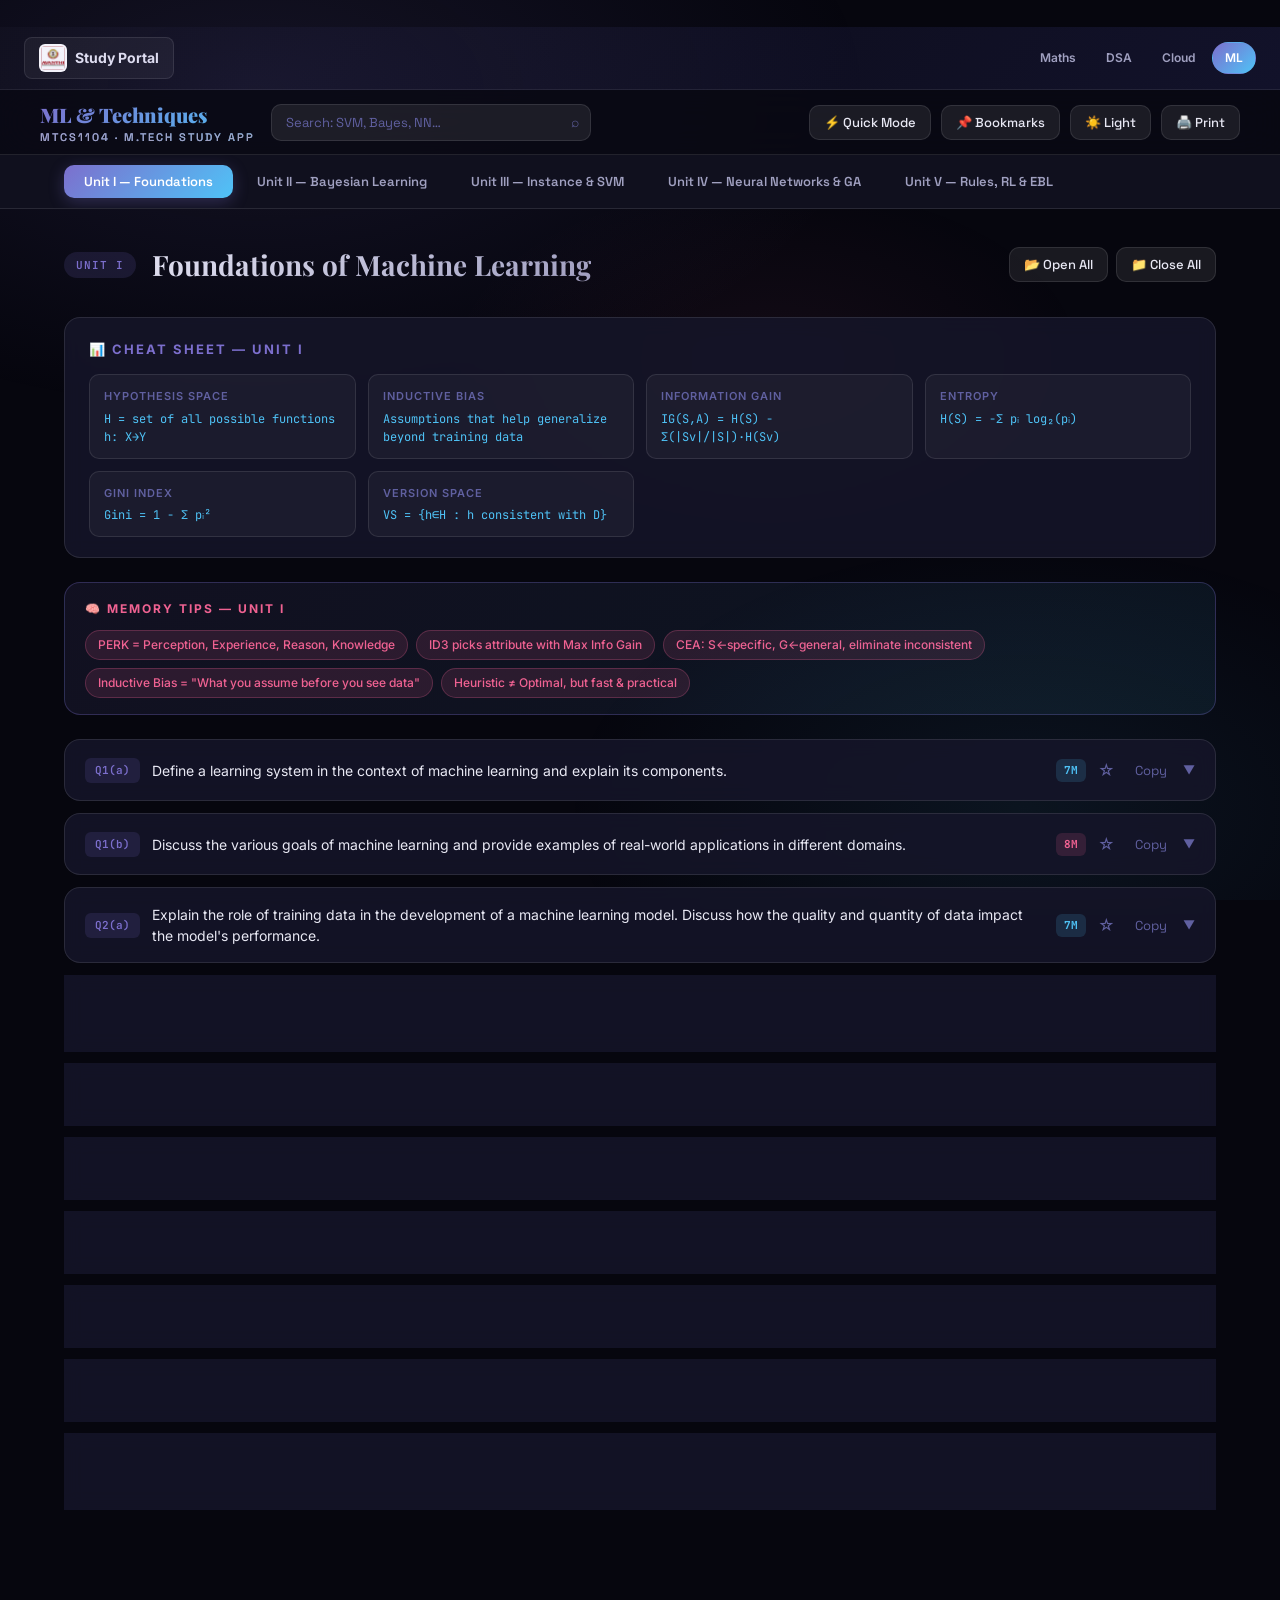
<file: subjects/ml.html>
﻿﻿<!DOCTYPE html>
<html lang="en" data-theme="dark">
<head>
<meta charset="UTF-8">
<meta name="viewport" content="width=device-width, initial-scale=1.0">
<title>MTCS1104 — Machine Learning & Techniques | Study App</title>
<style>
@import url('https://fonts.googleapis.com/css2?family=Space+Grotesk:wght@300;400;500;600;700&family=JetBrains+Mono:wght@400;600&family=Playfair+Display:wght@700;900&display=swap');

:root {
  --bg: #0a0a14;
  --bg2: #10101e;
  --bg3: #16162a;
  --glass: rgba(255,255,255,0.04);
  --glass2: rgba(255,255,255,0.08);
  --border: rgba(255,255,255,0.10);
  --accent: #7c6fcd;
  --accent2: #4fc3f7;
  --accent3: #f06292;
  --accent4: #66bb6a;
  --accent5: #ffb74d;
  --text: #e8e8f0;
  --text2: #a0a0c0;
  --text3: #6060a0;
  --card: rgba(22,22,42,0.85);
  --shadow: 0 8px 40px rgba(0,0,0,0.5);
  --radius: 16px;
  --transition: 0.3s cubic-bezier(0.4,0,0.2,1);
}
[data-theme="light"] {
  --bg: #f0f0f8;
  --bg2: #e4e4f0;
  --bg3: #d8d8ec;
  --glass: rgba(255,255,255,0.6);
  --glass2: rgba(255,255,255,0.8);
  --border: rgba(0,0,0,0.10);
  --text: #1a1a2e;
  --text2: #40406a;
  --text3: #7070a0;
  --card: rgba(240,240,252,0.9);
  --shadow: 0 8px 40px rgba(100,100,180,0.15);
}

*{box-sizing:border-box;margin:0;padding:0}
html{scroll-behavior:smooth}
body{
  font-family:'Space Grotesk',sans-serif;
  background:var(--bg);
  color:var(--text);
  min-height:100vh;
  overflow-x:hidden;
  transition:background var(--transition),color var(--transition);
}

/* BG MESH */
body::before{
  content:'';
  position:fixed;inset:0;
  background:
    radial-gradient(ellipse 80% 60% at 20% 10%, rgba(124,111,205,0.12) 0%, transparent 60%),
    radial-gradient(ellipse 60% 50% at 80% 90%, rgba(79,195,247,0.08) 0%, transparent 60%),
    radial-gradient(ellipse 50% 40% at 60% 40%, rgba(240,98,146,0.06) 0%, transparent 50%);
  pointer-events:none;z-index:0;
}
[data-theme="light"] body::before{
  background:
    radial-gradient(ellipse 80% 60% at 20% 10%, rgba(124,111,205,0.08) 0%, transparent 60%),
    radial-gradient(ellipse 60% 50% at 80% 90%, rgba(79,195,247,0.06) 0%, transparent 60%);
}

/* PROGRESS BAR */
#progress-bar{
  position:fixed;top:0;left:0;height:3px;
  background:linear-gradient(90deg,var(--accent),var(--accent2),var(--accent3));
  width:0%;z-index:9999;transition:width 0.1s;
}

/* HEADER */
header{
  position:sticky;top:0;z-index:100;
  background:rgba(10,10,20,0.85);
  backdrop-filter:blur(20px);
  border-bottom:1px solid var(--border);
  padding:0 24px;
  transition:background var(--transition);
}
[data-theme="light"] header{background:rgba(240,240,248,0.85);}
.header-inner{
  max-width:1200px;margin:0 auto;
  display:flex;align-items:center;gap:16px;
  height:64px;flex-wrap:wrap;
}
.logo{
  font-family:'Playfair Display',serif;
  font-size:20px;font-weight:900;
  background:linear-gradient(135deg,var(--accent),var(--accent2));
  -webkit-background-clip:text;-webkit-text-fill-color:transparent;
  background-clip:text;
  white-space:nowrap;
}
.logo span{font-size:11px;display:block;
  font-family:'Space Grotesk',sans-serif;font-weight:500;
  -webkit-text-fill-color:var(--text2);color:var(--text2);
  letter-spacing:2px;text-transform:uppercase;margin-top:-4px;
}
.header-actions{display:flex;align-items:center;gap:10px;margin-left:auto;}
.btn-icon{
  background:var(--glass2);border:1px solid var(--border);
  color:var(--text);padding:8px 14px;border-radius:10px;
  cursor:pointer;font-size:13px;font-family:'Space Grotesk',sans-serif;
  font-weight:500;transition:all var(--transition);white-space:nowrap;
  display:flex;align-items:center;gap:6px;
}
.btn-icon:hover{background:var(--accent);border-color:var(--accent);color:#fff;transform:translateY(-1px);}

/* SEARCH */
.search-wrap{
  position:relative;flex:1;min-width:180px;max-width:320px;
}
.search-wrap input{
  width:100%;background:var(--glass2);border:1px solid var(--border);
  color:var(--text);padding:9px 36px 9px 14px;border-radius:10px;
  font-size:13px;font-family:'Space Grotesk',sans-serif;
  outline:none;transition:all var(--transition);
}
.search-wrap input:focus{border-color:var(--accent);background:var(--glass);}
.search-wrap input::placeholder{color:var(--text3);}
.search-icon{position:absolute;right:12px;top:50%;transform:translateY(-50%);color:var(--text3);font-size:14px;}

/* UNIT NAV */
.unit-nav{
  background:var(--bg2);border-bottom:1px solid var(--border);
  position:sticky;top:64px;z-index:99;
  overflow-x:auto;transition:background var(--transition);
}
.unit-nav-inner{
  display:flex;gap:4px;padding:10px 24px;
  max-width:1200px;margin:0 auto;min-width:max-content;
}
.unit-btn{
  padding:8px 20px;border-radius:10px;border:none;cursor:pointer;
  font-family:'Space Grotesk',sans-serif;font-weight:600;font-size:13px;
  background:transparent;color:var(--text2);
  transition:all var(--transition);white-space:nowrap;
}
.unit-btn:hover{background:var(--glass2);color:var(--text);}
.unit-btn.active{
  background:linear-gradient(135deg,var(--accent),var(--accent2));
  color:#fff;box-shadow:0 4px 16px rgba(124,111,205,0.3);
}

/* MAIN */
main{max-width:1200px;margin:0 auto;padding:32px 24px 80px;}
.unit-section{display:none;}
.unit-section.active{display:block;animation:fadeUp 0.4s ease;}
@keyframes fadeUp{from{opacity:0;transform:translateY(20px);}to{opacity:1;transform:translateY(0);}}

/* UNIT HEADER */
.unit-header{
  display:flex;align-items:center;gap:16px;margin-bottom:28px;flex-wrap:wrap;
}
.unit-badge{
  font-family:'JetBrains Mono',monospace;
  font-size:11px;font-weight:600;
  padding:4px 12px;border-radius:20px;
  letter-spacing:1px;text-transform:uppercase;
}
.unit-title{
  font-family:'Playfair Display',serif;
  font-size:28px;font-weight:700;
  background:linear-gradient(135deg,var(--text),var(--text2));
  -webkit-background-clip:text;-webkit-text-fill-color:transparent;background-clip:text;
}
.unit-actions{margin-left:auto;display:flex;gap:8px;flex-wrap:wrap;}

/* CHEAT SHEET */
.cheat-sheet{
  background:var(--card);border:1px solid var(--border);
  border-radius:var(--radius);padding:20px 24px;
  margin-bottom:24px;backdrop-filter:blur(10px);
}
.cheat-sheet h3{
  font-size:13px;font-weight:700;letter-spacing:2px;text-transform:uppercase;
  color:var(--accent);margin-bottom:14px;display:flex;align-items:center;gap:8px;
}
.cs-grid{display:grid;grid-template-columns:repeat(auto-fill,minmax(260px,1fr));gap:12px;}
.cs-item{
  background:var(--glass);border:1px solid var(--border);
  border-radius:10px;padding:12px 14px;
}
.cs-item .cs-label{font-size:11px;color:var(--text3);font-weight:600;letter-spacing:1px;text-transform:uppercase;margin-bottom:4px;}
.cs-item .cs-val{font-family:'JetBrains Mono',monospace;font-size:12px;color:var(--accent2);line-height:1.5;}

/* MEMORY TIPS */
.memory-tips{
  background:linear-gradient(135deg,rgba(124,111,205,0.1),rgba(79,195,247,0.08));
  border:1px solid rgba(124,111,205,0.3);
  border-radius:var(--radius);padding:16px 20px;margin-bottom:24px;
}
.memory-tips h3{font-size:12px;font-weight:700;letter-spacing:2px;text-transform:uppercase;color:var(--accent3);margin-bottom:10px;}
.tips-list{display:flex;flex-wrap:wrap;gap:8px;}
.tip-tag{
  background:rgba(240,98,146,0.12);border:1px solid rgba(240,98,146,0.25);
  color:var(--accent3);padding:4px 12px;border-radius:20px;font-size:12px;font-weight:500;
}

/* ACCORDION */
.q-card{
  background:var(--card);border:1px solid var(--border);
  border-radius:var(--radius);margin-bottom:12px;
  overflow:hidden;backdrop-filter:blur(10px);
  transition:border-color var(--transition),box-shadow var(--transition);
}
.q-card:hover{border-color:rgba(124,111,205,0.3);box-shadow:var(--shadow);}
.q-card.bookmarked{border-color:var(--accent5);}
.q-card.highlighted .q-header{background:rgba(124,111,205,0.08);}

.q-header{
  display:flex;align-items:center;gap:12px;padding:16px 20px;
  cursor:pointer;transition:background var(--transition);user-select:none;
}
.q-header:hover{background:var(--glass);}
.q-num{
  font-family:'JetBrains Mono',monospace;font-size:11px;font-weight:600;
  padding:3px 10px;border-radius:6px;white-space:nowrap;min-width:42px;text-align:center;
}
.q-text{flex:1;font-size:14px;line-height:1.5;color:var(--text);}
.q-meta{display:flex;align-items:center;gap:8px;flex-shrink:0;}
.mark-badge{
  font-size:11px;font-weight:700;padding:2px 8px;border-radius:6px;
  font-family:'JetBrains Mono',monospace;
}
.m5{background:rgba(102,187,106,0.15);color:#66bb6a;}
.m7{background:rgba(79,195,247,0.15);color:#4fc3f7;}
.m8{background:rgba(240,98,146,0.15);color:#f06292;}

.btn-bookmark{background:none;border:none;cursor:pointer;color:var(--text3);font-size:16px;padding:4px;transition:color var(--transition);}
.btn-bookmark.active{color:var(--accent5);}
.btn-copy-ans{background:none;border:none;cursor:pointer;color:var(--text3);font-size:13px;padding:4px 8px;border-radius:6px;transition:all var(--transition);font-family:'Space Grotesk',sans-serif;}
.btn-copy-ans:hover{background:var(--glass2);color:var(--text);}
.q-toggle{color:var(--text3);font-size:12px;transition:transform var(--transition);}
.q-card.open .q-toggle{transform:rotate(180deg);}

/* ANSWER BODY */
.q-body{
  display:none;padding:20px 24px 24px;
  border-top:1px solid var(--border);
  animation:fadeIn 0.25s ease;
}
.q-card.open .q-body{display:block;}
@keyframes fadeIn{from{opacity:0;}to{opacity:1;}}

.ans-section{margin-bottom:16px;}
.ans-section:last-child{margin-bottom:0;}
.ans-label{
  font-size:11px;font-weight:700;letter-spacing:1.5px;text-transform:uppercase;
  margin-bottom:8px;display:flex;align-items:center;gap:6px;
}
.ans-label.def{color:var(--accent2);}
.ans-label.core{color:var(--accent);}
.ans-label.formula{color:var(--accent3);}
.ans-label.algo{color:#66bb6a;}
.ans-label.dia{color:var(--accent5);}
.ans-label.table-lbl{color:#ab47bc;}
.ans-label.conc{color:var(--accent2);}
.ans-label.prop{color:#ff7043;}

.ans-text{font-size:14px;line-height:1.7;color:var(--text2);}
.ans-list{list-style:none;padding:0;}
.ans-list li{
  font-size:14px;line-height:1.6;color:var(--text2);padding:4px 0 4px 18px;
  position:relative;
}
.ans-list li::before{content:'▸';position:absolute;left:0;color:var(--accent);font-size:12px;}

.formula-box{
  background:rgba(240,98,146,0.06);border:1px solid rgba(240,98,146,0.2);
  border-radius:10px;padding:12px 16px;
  font-family:'JetBrains Mono',monospace;font-size:13px;
  color:var(--accent3);line-height:1.7;white-space:pre-wrap;overflow-x:auto;
}

.algo-box{
  background:rgba(22,22,40,0.8);border:1px solid rgba(102,187,106,0.2);
  border-radius:10px;padding:14px 16px;
  font-family:'JetBrains Mono',monospace;font-size:12px;
  color:#a5d6a7;line-height:1.8;white-space:pre-wrap;overflow-x:auto;
}
[data-theme="light"] .algo-box{background:rgba(240,255,240,0.8);color:#2e7d32;}

.dia-box{
  background:rgba(10,10,20,0.6);border:1px solid rgba(255,183,77,0.2);
  border-radius:10px;padding:14px 16px;
  font-family:'JetBrains Mono',monospace;font-size:11px;
  color:#ffe082;line-height:1.7;white-space:pre;overflow-x:auto;
}
[data-theme="light"] .dia-box{background:rgba(255,250,240,0.8);color:#e65100;}

.compare-table{width:100%;border-collapse:collapse;font-size:13px;margin-top:4px;}
.compare-table th{
  background:rgba(124,111,205,0.15);color:var(--accent);
  padding:9px 12px;text-align:left;font-weight:600;
  border:1px solid var(--border);font-size:12px;letter-spacing:0.5px;
}
.compare-table td{
  padding:8px 12px;border:1px solid var(--border);
  color:var(--text2);line-height:1.5;vertical-align:top;
}
.compare-table tr:nth-child(even) td{background:var(--glass);}

.conclusion-box{
  background:linear-gradient(135deg,rgba(79,195,247,0.06),rgba(124,111,205,0.06));
  border-left:3px solid var(--accent2);
  border-radius:0 10px 10px 0;padding:12px 16px;
}
.conclusion-box p{font-size:13px;line-height:1.6;color:var(--text2);}

/* QUICK REVISION MODE */
body.quick-mode .ans-section:not(.qs-visible){display:none;}
body.quick-mode .q-card.open .q-body .ans-section.qs-key{display:block;}

/* SCROLL TO TOP */
#scroll-top{
  position:fixed;bottom:28px;right:24px;
  background:linear-gradient(135deg,var(--accent),var(--accent2));
  border:none;color:#fff;width:44px;height:44px;border-radius:50%;
  cursor:pointer;font-size:18px;display:none;align-items:center;justify-content:center;
  box-shadow:0 4px 20px rgba(124,111,205,0.4);transition:all var(--transition);z-index:200;
}
#scroll-top:hover{transform:translateY(-3px);box-shadow:0 8px 28px rgba(124,111,205,0.5);}
#scroll-top.visible{display:flex;}

/* SEARCH HIGHLIGHT */
.hl{background:rgba(255,183,77,0.3);color:var(--text);border-radius:3px;padding:0 2px;}

/* BOOKMARK PANEL */
.bm-panel{
  position:fixed;top:0;right:-360px;width:340px;height:100vh;
  background:var(--bg2);border-left:1px solid var(--border);
  z-index:500;transition:right var(--transition);overflow-y:auto;padding:20px;
}
.bm-panel.open{right:0;}
.bm-panel h2{font-size:16px;font-weight:700;margin-bottom:16px;display:flex;justify-content:space-between;align-items:center;}
.bm-close{background:none;border:none;cursor:pointer;color:var(--text2);font-size:20px;}
.bm-item{
  background:var(--card);border:1px solid var(--border);border-radius:10px;
  padding:12px;margin-bottom:8px;font-size:13px;cursor:pointer;
  transition:border-color var(--transition);
}
.bm-item:hover{border-color:var(--accent);}

/* TOAST */
.toast{
  position:fixed;bottom:80px;left:50%;transform:translateX(-50%);
  background:var(--accent);color:#fff;padding:10px 20px;border-radius:10px;
  font-size:13px;font-weight:600;z-index:9999;opacity:0;
  transition:opacity 0.3s;pointer-events:none;white-space:nowrap;
}
.toast.show{opacity:1;}

/* RESPONSIVE */
@media(max-width:768px){
  .header-inner{height:auto;padding:10px 0;gap:10px;}
  .logo span{display:none;}
  main{padding:20px 16px 80px;}
  .q-header{padding:14px 16px;gap:8px;}
  .q-body{padding:16px;}
  .cs-grid{grid-template-columns:1fr;}
  .unit-title{font-size:22px;}
  .bm-panel{width:100%;right:-100%;}
  .compare-table{font-size:12px;}
  .search-wrap{min-width:140px;}
}

/* PRINT */
@media print{
  header,#scroll-top,.bm-panel,.unit-nav,.unit-actions,.btn-icon,
  .q-toggle,.btn-bookmark,.btn-copy-ans{display:none!important;}
  .unit-section{display:block!important;}
  .q-body{display:block!important;}
  body::before{display:none;}
  .q-card{break-inside:avoid;box-shadow:none;border:1px solid #ccc;}
}
</style>
<link href="https://fonts.googleapis.com/css2?family=Inter:wght@400;600;700;800&display=swap" rel="stylesheet">
<link rel="stylesheet" href="../assets/css/style.css">
</head>
<body>
<!-- STUDY PORTAL NAVIGATION -->
<div class="sp-topbar" id="spTopbar">
  <a href="../index.html" class="sp-home-link"><img src="../assets/images/avanthi_clg logo.webp" alt="Avanthi" style="width:28px;height:28px;border-radius:6px;object-fit:contain;background:#fff;border:1px solid rgba(255,255,255,0.1);padding:1px;"> Study Portal</a>
  <div class="sp-nav-links">
    <a href="maths.html" class="sp-nav-link">Maths</a>
    <a href="dsa.html" class="sp-nav-link">DSA</a>
    <a href="cloud.html" class="sp-nav-link">Cloud</a>
    <a href="ml.html" class="sp-nav-link sp-active">ML</a>
  </div>
</div>
<script>
// Sync topbar theme with page theme
(function(){
  var tb = document.getElementById('spTopbar');
  if (!tb) return;
  function syncTheme() {
    var isDark = !document.body.classList.contains('light') && 
                 document.documentElement.getAttribute('data-theme') !== 'light';
    tb.classList.toggle('light-bar', !isDark);
  }
  syncTheme();
  new MutationObserver(syncTheme).observe(document.body, {attributes:true,attributeFilter:['class']});
  new MutationObserver(syncTheme).observe(document.documentElement, {attributes:true,attributeFilter:['data-theme']});
})();
</script>

<div id="progress-bar"></div>

<!-- SCROLL TOP -->
<button id="scroll-top" title="Scroll to Top">▲</button>

<!-- TOAST -->
<div class="toast" id="toast"></div>

<!-- BOOKMARK PANEL -->
<div class="bm-panel" id="bm-panel">
  <h2>📌 Bookmarks <button class="bm-close" onclick="toggleBookmarkPanel()">✕</button></h2>
  <div id="bm-list"><p style="color:var(--text3);font-size:13px;">No bookmarks yet. Click ★ on any question.</p></div>
</div>

<!-- HEADER -->
<header>
  <div class="header-inner">
    <div class="logo">ML &amp; Techniques<span>MTCS1104 · M.Tech Study App</span></div>
    <div class="search-wrap">
      <input type="text" id="search-input" placeholder="Search: SVM, Bayes, NN…" oninput="doSearch(this.value)">
      <span class="search-icon">⌕</span>
    </div>
    <div class="header-actions">
      <button class="btn-icon" onclick="toggleQuickMode()" id="qm-btn">⚡ Quick Mode</button>
      <button class="btn-icon" onclick="toggleBookmarkPanel()">📌 Bookmarks</button>
      <button class="btn-icon" onclick="toggleTheme()" id="theme-btn">☀️ Light</button>
      <button class="btn-icon" onclick="window.print()">🖨️ Print</button>
    </div>
  </div>
</header>

<!-- UNIT NAV -->
<nav class="unit-nav">
  <div class="unit-nav-inner">
    <button class="unit-btn active" onclick="showUnit(1,this)">Unit I — Foundations</button>
    <button class="unit-btn" onclick="showUnit(2,this)">Unit II — Bayesian Learning</button>
    <button class="unit-btn" onclick="showUnit(3,this)">Unit III — Instance &amp; SVM</button>
    <button class="unit-btn" onclick="showUnit(4,this)">Unit IV — Neural Networks &amp; GA</button>
    <button class="unit-btn" onclick="showUnit(5,this)">Unit V — Rules, RL &amp; EBL</button>
  </div>
</nav>

<main>

<!-- ═══════════════════ UNIT I ═══════════════════ -->
<section class="unit-section active" id="unit-1">
  <div class="unit-header">
    <span class="unit-badge" style="background:rgba(124,111,205,0.15);color:var(--accent);">Unit I</span>
    <h2 class="unit-title">Foundations of Machine Learning</h2>
    <div class="unit-actions">
      <button class="btn-icon" onclick="openAll(1)">📂 Open All</button>
      <button class="btn-icon" onclick="closeAll(1)">📁 Close All</button>
    </div>
  </div>

  <div class="cheat-sheet">
    <h3>📊 Cheat Sheet — Unit I</h3>
    <div class="cs-grid">
      <div class="cs-item"><div class="cs-label">Hypothesis Space</div><div class="cs-val">H = set of all possible functions h: X→Y</div></div>
      <div class="cs-item"><div class="cs-label">Inductive Bias</div><div class="cs-val">Assumptions that help generalize beyond training data</div></div>
      <div class="cs-item"><div class="cs-label">Information Gain</div><div class="cs-val">IG(S,A) = H(S) − Σ(|Sv|/|S|)·H(Sv)</div></div>
      <div class="cs-item"><div class="cs-label">Entropy</div><div class="cs-val">H(S) = −Σ pᵢ log₂(pᵢ)</div></div>
      <div class="cs-item"><div class="cs-label">Gini Index</div><div class="cs-val">Gini = 1 − Σ pᵢ²</div></div>
      <div class="cs-item"><div class="cs-label">Version Space</div><div class="cs-val">VS = {h∈H : h consistent with D}</div></div>
    </div>
  </div>

  <div class="memory-tips">
    <h3>🧠 Memory Tips — Unit I</h3>
    <div class="tips-list">
      <span class="tip-tag">PERK = Perception, Experience, Reason, Knowledge</span>
      <span class="tip-tag">ID3 picks attribute with Max Info Gain</span>
      <span class="tip-tag">CEA: S←specific, G←general, eliminate inconsistent</span>
      <span class="tip-tag">Inductive Bias = "What you assume before you see data"</span>
      <span class="tip-tag">Heuristic ≠ Optimal, but fast &amp; practical</span>
    </div>
  </div>

  <!-- Q1a -->
  <div class="q-card" id="q-1-1a" data-unit="1">
    <div class="q-header" onclick="toggleQ(this)">
      <span class="q-num" style="background:rgba(124,111,205,0.15);color:var(--accent);">Q1(a)</span>
      <span class="q-text">Define a learning system in the context of machine learning and explain its components.</span>
      <span class="q-meta">
        <span class="mark-badge m7">7M</span>
        <button class="btn-bookmark" onclick="toggleBookmark(event,'q-1-1a','Q1(a) Unit I')">☆</button>
        <button class="btn-copy-ans" onclick="copyAnswer(event,'q-1-1a')">Copy</button>
        <span class="q-toggle">▼</span>
      </span>
    </div>
    <div class="q-body">
      <div class="ans-section qs-key">
        <div class="ans-label def">📖 Definition</div>
        <p class="ans-text">A <strong>learning system</strong> is a computational system that improves its performance on a specific task through experience, using data-driven methods to map inputs to outputs without being explicitly programmed for every scenario.</p>
      </div>
      <div class="ans-section">
        <div class="ans-label core">⚙️ Core Components</div>
        <ul class="ans-list">
          <li><strong>Task (T):</strong> The problem being solved (classification, regression, clustering).</li>
          <li><strong>Performance Measure (P):</strong> Metric to evaluate success — accuracy, MSE, F1-score.</li>
          <li><strong>Experience (E):</strong> Training data from which the model learns patterns.</li>
          <li><strong>Learner / Model:</strong> The algorithm mapping input X to output Y (hypothesis h: X→Y).</li>
          <li><strong>Feedback Mechanism:</strong> Error signal used to update model parameters (loss function).</li>
          <li><strong>Hypothesis Space (H):</strong> Set of all functions the learner can represent.</li>
          <li><strong>Generalization:</strong> Ability to perform correctly on unseen data beyond training set.</li>
        </ul>
      </div>
      <div class="ans-section">
        <div class="ans-label dia">📐 Diagram — Learning System Architecture</div>
        <div class="dia-box">
  ┌──────────────┐     ┌──────────────────┐     ┌──────────────┐
  │  Environment │────▶│  Training Data   │────▶│   Learner    │
  │  (Real World)│     │  (X, Y pairs)    │     │  (Algorithm) │
  └──────────────┘     └──────────────────┘     └──────┬───────┘
                                                        │
                                              ┌─────────▼──────────┐
                                              │   Hypothesis h(x)   │
                                              │  (Learned Model)    │
                                              └─────────┬──────────┘
                                                        │
  ┌──────────────┐     ┌──────────────────┐    ┌───────▼────────┐
  │  New Input   │────▶│  Prediction      │◀───│ Performance    │
  │  (Test Data) │     │  ŷ = h(x)        │    │ Evaluation (P) │
  └──────────────┘     └──────────────────┘    └────────────────┘</div>
      </div>
      <div class="ans-section">
        <div class="ans-label conc">✅ Conclusion</div>
        <div class="conclusion-box">
          <p>A machine learning system is defined by the triplet (T, P, E). Its components work in tandem: experience drives learning, the hypothesis space constrains what is learnable, and the performance measure guides optimization toward a better generalizing model.</p>
        </div>
      </div>
    </div>
  </div>

  <!-- Q1b -->
  <div class="q-card" id="q-1-1b" data-unit="1">
    <div class="q-header" onclick="toggleQ(this)">
      <span class="q-num" style="background:rgba(124,111,205,0.15);color:var(--accent);">Q1(b)</span>
      <span class="q-text">Discuss the various goals of machine learning and provide examples of real-world applications in different domains.</span>
      <span class="q-meta">
        <span class="mark-badge m8">8M</span>
        <button class="btn-bookmark" onclick="toggleBookmark(event,'q-1-1b','Q1(b) Unit I')">☆</button>
        <button class="btn-copy-ans" onclick="copyAnswer(event,'q-1-1b')">Copy</button>
        <span class="q-toggle">▼</span>
      </span>
    </div>
    <div class="q-body">
      <div class="ans-section qs-key">
        <div class="ans-label core">🎯 Goals of Machine Learning</div>
        <ul class="ans-list">
          <li><strong>Prediction:</strong> Learn a mapping from input to output for future unseen instances.</li>
          <li><strong>Pattern Discovery:</strong> Identify hidden structure in unlabeled data (clustering).</li>
          <li><strong>Optimization:</strong> Find optimal decisions/actions via reward-based feedback (RL).</li>
          <li><strong>Density Estimation:</strong> Model the underlying probability distribution of data.</li>
          <li><strong>Dimensionality Reduction:</strong> Compress high-dimensional data retaining key variance.</li>
          <li><strong>Generalization:</strong> Minimize expected loss on unseen data beyond training distribution.</li>
        </ul>
      </div>
      <div class="ans-section">
        <div class="ans-label table-lbl">📋 Real-World Applications by Domain</div>
        <table class="compare-table">
          <tr><th>Domain</th><th>Application</th><th>ML Type</th></tr>
          <tr><td>Healthcare</td><td>Disease diagnosis (cancer detection)</td><td>Supervised (SVM, CNN)</td></tr>
          <tr><td>Finance</td><td>Fraud detection, stock prediction</td><td>Supervised + Anomaly Detection</td></tr>
          <tr><td>NLP</td><td>Machine translation, sentiment analysis</td><td>Deep Learning (LSTM, Transformers)</td></tr>
          <tr><td>Computer Vision</td><td>Face recognition, object detection</td><td>CNN-based Supervised</td></tr>
          <tr><td>Robotics</td><td>Autonomous navigation, manipulation</td><td>Reinforcement Learning</td></tr>
          <tr><td>E-Commerce</td><td>Product recommendation systems</td><td>Collaborative Filtering</td></tr>
          <tr><td>Agriculture</td><td>Crop disease detection, yield prediction</td><td>Transfer Learning</td></tr>
        </table>
      </div>
      <div class="ans-section">
        <div class="ans-label conc">✅ Conclusion</div>
        <div class="conclusion-box">
          <p>ML goals span from prediction and discovery to optimization. The diversity of domains demonstrates that ML is a universal framework for extracting actionable knowledge from data, with the choice of goal determining the learning paradigm.</p>
        </div>
      </div>
    </div>
  </div>

  <!-- Q2a -->
  <div class="q-card" id="q-1-2a" data-unit="1">
    <div class="q-header" onclick="toggleQ(this)">
      <span class="q-num" style="background:rgba(124,111,205,0.15);color:var(--accent);">Q2(a)</span>
      <span class="q-text">Explain the role of training data in the development of a machine learning model. Discuss how the quality and quantity of data impact the model's performance.</span>
      <span class="q-meta">
        <span class="mark-badge m7">7M</span>
        <button class="btn-bookmark" onclick="toggleBookmark(event,'q-1-2a','Q2(a) Unit I')">☆</button>
        <button class="btn-copy-ans" onclick="copyAnswer(event,'q-1-2a')">Copy</button>
        <span class="q-toggle">▼</span>
      </span>
    </div>
    <div class="q-body">
      <div class="ans-section qs-key">
        <div class="ans-label def">📖 Role of Training Data</div>
        <p class="ans-text">Training data is the labeled or unlabeled dataset D = {(x₁,y₁), …, (xₙ,yₙ)} from which the learner infers a hypothesis h ∈ H. It provides the empirical evidence that drives parameter estimation and model selection.</p>
      </div>
      <div class="ans-section">
        <div class="ans-label core">⚙️ Key Roles</div>
        <ul class="ans-list">
          <li><strong>Parameter Estimation:</strong> Model weights/parameters are optimized to minimize loss over training set.</li>
          <li><strong>Feature Learning:</strong> Internal representations are discovered from input distributions.</li>
          <li><strong>Bias-Variance Control:</strong> More data reduces variance; diverse data reduces bias.</li>
          <li><strong>Hypothesis Selection:</strong> The model selects h* consistent with training examples.</li>
        </ul>
      </div>
      <div class="ans-section">
        <div class="ans-label table-lbl">📋 Quality vs. Quantity Impact</div>
        <table class="compare-table">
          <tr><th>Factor</th><th>Low State</th><th>High State</th><th>Effect on Model</th></tr>
          <tr><td>Quantity</td><td>Few samples (n&lt;&lt;d)</td><td>Large n&gt;&gt;d</td><td>Underfitting → Generalization</td></tr>
          <tr><td>Quality</td><td>Noisy/mislabeled</td><td>Clean, accurate labels</td><td>High error → Low error</td></tr>
          <tr><td>Diversity</td><td>Class imbalance</td><td>Balanced distribution</td><td>Biased → Fair model</td></tr>
          <tr><td>Relevance</td><td>Irrelevant features</td><td>Informative features</td><td>High variance → Compact model</td></tr>
        </table>
      </div>
      <div class="ans-section">
        <div class="ans-label conc">✅ Conclusion</div>
        <div class="conclusion-box">
          <p>Quality outweighs quantity — a small clean dataset outperforms a large noisy one. The ideal training set is representative, diverse, sufficient in size, and free from label noise to ensure the model generalizes well.</p>
        </div>
      </div>
    </div>
  </div>

  <!-- Q2b -->
  <div class="q-card" id="q-1-2b" data-unit="1">
    <div class="q-header" onclick="toggleQ(this)">
      <span class="q-num" style="background:rgba(124,111,205,0.15);color:var(--accent);">Q2(b)</span>
      <span class="q-text">Illustrate how function approximation is used in machine learning algorithms. Provide examples of algorithms that use function approximation techniques.</span>
      <span class="q-meta">
        <span class="mark-badge m8">8M</span>
        <button class="btn-bookmark" onclick="toggleBookmark(event,'q-1-2b','Q2(b) Unit I')">☆</button>
        <button class="btn-copy-ans" onclick="copyAnswer(event,'q-1-2b')">Copy</button>
        <span class="q-toggle">▼</span>
      </span>
    </div>
    <div class="q-body">
      <div class="ans-section qs-key">
        <div class="ans-label def">📖 Function Approximation</div>
        <p class="ans-text">Function approximation is the process of learning a function f̂: X→Y that approximates the true unknown target function f*, using a parametric or non-parametric hypothesis selected from hypothesis space H to minimize generalization error.</p>
      </div>
      <div class="ans-section">
        <div class="ans-label formula">∑ Mathematical Basis</div>
        <div class="formula-box">Target function:  f*: X → Y  (unknown)
Learned function: f̂(x; θ) ≈ f*(x)
Loss:             L(θ) = (1/n) Σᵢ ℓ(f̂(xᵢ;θ), yᵢ)
Optimization:     θ* = argmin L(θ)  [via gradient descent]</div>
      </div>
      <div class="ans-section">
        <div class="ans-label core">⚙️ Types &amp; Examples</div>
        <table class="compare-table">
          <tr><th>Algorithm</th><th>Approximation Type</th><th>Function Form</th></tr>
          <tr><td>Linear Regression</td><td>Parametric, linear</td><td>f̂(x) = wᵀx + b</td></tr>
          <tr><td>Neural Networks</td><td>Parametric, nonlinear</td><td>f̂(x) = σ(Wₙσ(…σ(W₁x)))</td></tr>
          <tr><td>k-NN</td><td>Non-parametric</td><td>f̂(x) = avg(yᵢ for k nearest xᵢ)</td></tr>
          <tr><td>Decision Trees</td><td>Piecewise constant</td><td>f̂(x) = partition-based rules</td></tr>
          <tr><td>SVM</td><td>Kernel-based</td><td>f̂(x) = Σ αᵢyᵢK(xᵢ,x) + b</td></tr>
          <tr><td>RBF Networks</td><td>Radial basis</td><td>f̂(x) = Σ wᵢ φ(‖x−cᵢ‖)</td></tr>
        </table>
      </div>
      <div class="ans-section">
        <div class="ans-label conc">✅ Conclusion</div>
        <div class="conclusion-box">
          <p>Function approximation is the unifying framework of supervised ML. The choice of function class (linear vs nonlinear, parametric vs non-parametric) determines model expressiveness, inductive bias, and computational cost.</p>
        </div>
      </div>
    </div>
  </div>

  <!-- Q3a -->
  <div class="q-card" id="q-1-3a" data-unit="1">
    <div class="q-header" onclick="toggleQ(this)">
      <span class="q-num" style="background:rgba(124,111,205,0.15);color:var(--accent);">Q3(a)</span>
      <span class="q-text">Discuss the main learning problems in machine learning and the perspectives that influence their solutions.</span>
      <span class="q-meta">
        <span class="mark-badge m7">7M</span>
        <button class="btn-bookmark" onclick="toggleBookmark(event,'q-1-3a','Q3(a) Unit I')">☆</button>
        <button class="btn-copy-ans" onclick="copyAnswer(event,'q-1-3a')">Copy</button>
        <span class="q-toggle">▼</span>
      </span>
    </div>
    <div class="q-body">
      <div class="ans-section qs-key">
        <div class="ans-label core">⚙️ Main Learning Problems</div>
        <ul class="ans-list">
          <li><strong>Supervised Learning:</strong> Learn h: X→Y from labeled pairs (xᵢ, yᵢ). Tasks: classification, regression.</li>
          <li><strong>Unsupervised Learning:</strong> Discover structure in unlabeled data. Tasks: clustering, dimensionality reduction.</li>
          <li><strong>Reinforcement Learning:</strong> Learn policy π: S→A to maximize cumulative reward via environment interaction.</li>
          <li><strong>Semi-Supervised Learning:</strong> Few labeled + many unlabeled samples; leverages both.</li>
          <li><strong>Self-Supervised Learning:</strong> Generate pseudo-labels from data itself (e.g., GPT pre-training).</li>
          <li><strong>Online Learning:</strong> Update model incrementally as data arrives sequentially.</li>
        </ul>
      </div>
      <div class="ans-section">
        <div class="ans-label table-lbl">📋 Influencing Perspectives</div>
        <table class="compare-table">
          <tr><th>Perspective</th><th>Influence on Solution</th></tr>
          <tr><td>Statistical</td><td>PAC learning, VC dimension, bias-variance tradeoff</td></tr>
          <tr><td>Computational</td><td>Time/space complexity, tractability, NP-hardness</td></tr>
          <tr><td>Cognitive</td><td>Analogy to human learning; inductive reasoning</td></tr>
          <tr><td>Bayesian</td><td>Prior beliefs + likelihood → posterior hypothesis</td></tr>
          <tr><td>Optimization</td><td>Loss minimization via gradient methods, evolutionary</td></tr>
        </table>
      </div>
      <div class="ans-section">
        <div class="ans-label conc">✅ Conclusion</div>
        <div class="conclusion-box">
          <p>ML problems vary by feedback type (labeled/unlabeled/reward). Each perspective (statistical, computational, Bayesian) provides complementary tools — a complete ML practitioner integrates all perspectives for robust solutions.</p>
        </div>
      </div>
    </div>
  </div>

  <!-- Q3b -->
  <div class="q-card" id="q-1-3b" data-unit="1">
    <div class="q-header" onclick="toggleQ(this)">
      <span class="q-num" style="background:rgba(124,111,205,0.15);color:var(--accent);">Q3(b)</span>
      <span class="q-text">Explain the concept of version spaces in machine learning and how they are used in problem-solving.</span>
      <span class="q-meta">
        <span class="mark-badge m8">8M</span>
        <button class="btn-bookmark" onclick="toggleBookmark(event,'q-1-3b','Q3(b) Unit I')">☆</button>
        <button class="btn-copy-ans" onclick="copyAnswer(event,'q-1-3b')">Copy</button>
        <span class="q-toggle">▼</span>
      </span>
    </div>
    <div class="q-body">
      <div class="ans-section qs-key">
        <div class="ans-label def">📖 Definition</div>
        <p class="ans-text">The <strong>Version Space</strong> VS(H,D) is the subset of hypothesis space H consistent with all training examples in D — i.e., every h in VS correctly classifies all training instances.</p>
      </div>
      <div class="ans-section">
        <div class="ans-label formula">∑ Formal Definition</div>
        <div class="formula-box">VS(H,D) = { h ∈ H | ∀(x,c) ∈ D : h(x) = c }

Represented by two boundary sets:
  S = { maximally specific hypotheses }  ← most specific
  G = { maximally general hypotheses }   ← most general
  VS = { h | ∃s∈S, ∃g∈G : g ≤ h ≤ s }</div>
      </div>
      <div class="ans-section">
        <div class="ans-label dia">📐 Diagram — Version Space</div>
        <div class="dia-box">  Hypothesis Space H
  ┌──────────────────────────────────────────────┐
  │  G (Most General)                            │
  │   ┌──────────────────────────────────────┐  │
  │   │        Version Space VS              │  │
  │   │   (all consistent hypotheses)        │  │
  │   │      ┌──────────────────────┐        │  │
  │   │      │  S (Most Specific)   │        │  │
  │   │      └──────────────────────┘        │  │
  │   └──────────────────────────────────────┘  │
  │  (inconsistent hypotheses)                   │
  └──────────────────────────────────────────────┘

  On + example: S specializes (narrows)
  On - example: G specializes (narrows)
  VS ← ∅  →  no consistent hypothesis exists</div>
      </div>
      <div class="ans-section">
        <div class="ans-label core">⚙️ Use in Problem Solving</div>
        <ul class="ans-list">
          <li>Provides a compact representation of all hypotheses consistent with data.</li>
          <li>Used in Candidate Elimination Algorithm for concept learning.</li>
          <li>VS collapse to single h → perfect learner on that data.</li>
          <li>Guides which new examples are most informative (active learning).</li>
          <li>Detects inconsistency: if S=∅ or G=∅, no consistent concept exists.</li>
        </ul>
      </div>
      <div class="ans-section">
        <div class="ans-label conc">✅ Conclusion</div>
        <div class="conclusion-box">
          <p>Version space provides a principled framework for concept learning by tracking all consistent hypotheses. The S-G boundary representation enables efficient search without enumerating all hypotheses in H.</p>
        </div>
      </div>
    </div>
  </div>

  <!-- Q4a -->
  <div class="q-card" id="q-1-4a" data-unit="1">
    <div class="q-header" onclick="toggleQ(this)">
      <span class="q-num" style="background:rgba(124,111,205,0.15);color:var(--accent);">Q4(a)</span>
      <span class="q-text">Describe the candidate elimination algorithm and explain how it can be used in concept learning.</span>
      <span class="q-meta">
        <span class="mark-badge m7">7M</span>
        <button class="btn-bookmark" onclick="toggleBookmark(event,'q-1-4a','Q4(a) Unit I')">☆</button>
        <button class="btn-copy-ans" onclick="copyAnswer(event,'q-1-4a')">Copy</button>
        <span class="q-toggle">▼</span>
      </span>
    </div>
    <div class="q-body">
      <div class="ans-section qs-key">
        <div class="ans-label def">📖 Definition</div>
        <p class="ans-text">The <strong>Candidate Elimination Algorithm</strong> (Mitchell, 1982) searches the version space by maintaining the most general (G) and most specific (S) boundaries, updating them with each training example to eliminate inconsistent hypotheses.</p>
      </div>
      <div class="ans-section">
        <div class="ans-label algo">🔧 Algorithm</div>
        <div class="algo-box">Initialize:
  G ← { ? ? ? … ? }   // maximally general
  S ← { ∅ ∅ ∅ … ∅ }  // maximally specific

For each training example d = (x, c(x)):

  IF c(x) = + (positive example):
    Remove from G all hypotheses inconsistent with x
    For each s in S inconsistent with x:
      Replace s with all minimal generalizations h s.t.:
        h is consistent with x, AND ∃g∈G: h ≤ g
      Remove from S any h less general than another in S

  IF c(x) = − (negative example):
    Remove from S all hypotheses inconsistent with x
    For each g in G inconsistent with x:
      Replace g with all minimal specializations h s.t.:
        h is consistent with x, AND ∃s∈S: s ≤ h
      Remove from G any h more general than another in G

Output: S and G representing Version Space</div>
      </div>
      <div class="ans-section">
        <div class="ans-label conc">✅ Conclusion</div>
        <div class="conclusion-box">
          <p>CEA converges to the correct concept if the target is in H and data is noise-free. It is an exhaustive version space search — suitable for small H but computationally intractable for large attribute spaces.</p>
        </div>
      </div>
    </div>
  </div>

  <!-- Q4b -->
  <div class="q-card" id="q-1-4b" data-unit="1">
    <div class="q-header" onclick="toggleQ(this)">
      <span class="q-num" style="background:rgba(124,111,205,0.15);color:var(--accent);">Q4(b)</span>
      <span class="q-text">Define inductive bias and explain its importance in machine learning. Discuss how it affects the learning process and model selection.</span>
      <span class="q-meta">
        <span class="mark-badge m8">8M</span>
        <button class="btn-bookmark" onclick="toggleBookmark(event,'q-1-4b','Q4(b) Unit I')">☆</button>
        <button class="btn-copy-ans" onclick="copyAnswer(event,'q-1-4b')">Copy</button>
        <span class="q-toggle">▼</span>
      </span>
    </div>
    <div class="q-body">
      <div class="ans-section qs-key">
        <div class="ans-label def">📖 Definition</div>
        <p class="ans-text"><strong>Inductive Bias</strong> is the set of assumptions a learner uses to predict outputs for inputs not yet encountered in training — it is the prior knowledge that enables generalization beyond the observed data.</p>
      </div>
      <div class="ans-section">
        <div class="ans-label core">⚙️ Types of Inductive Bias</div>
        <ul class="ans-list">
          <li><strong>Restriction Bias:</strong> Limits hypothesis space (e.g., linear classifiers only consider hyperplanes).</li>
          <li><strong>Preference Bias:</strong> Prefers simpler hypotheses among those consistent with data (Occam's Razor).</li>
          <li><strong>No-Free-Lunch Theorem:</strong> Without bias, no learner outperforms another over all possible problems.</li>
        </ul>
      </div>
      <div class="ans-section">
        <div class="ans-label table-lbl">📋 Inductive Bias per Algorithm</div>
        <table class="compare-table">
          <tr><th>Algorithm</th><th>Inductive Bias</th></tr>
          <tr><td>ID3 / Decision Tree</td><td>Prefer shorter trees; high info-gain splits first</td></tr>
          <tr><td>k-NN</td><td>Similar inputs have similar outputs (local smoothness)</td></tr>
          <tr><td>Linear Regression</td><td>Target is linear combination of features</td></tr>
          <tr><td>Naive Bayes</td><td>Features are conditionally independent given class</td></tr>
          <tr><td>SVM</td><td>Maximum margin separating hyperplane</td></tr>
          <tr><td>Neural Networks</td><td>Distributed hierarchical feature representations</td></tr>
        </table>
      </div>
      <div class="ans-section">
        <div class="ans-label conc">✅ Conclusion</div>
        <div class="conclusion-box">
          <p>Inductive bias is essential — without it, no generalization is possible (No-Free-Lunch). Matching the learner's bias to the true data distribution is the art of model selection and governs whether the model underfits, overfits, or generalizes well.</p>
        </div>
      </div>
    </div>
  </div>

  <!-- Q5a -->
  <div class="q-card" id="q-1-5a" data-unit="1">
    <div class="q-header" onclick="toggleQ(this)">
      <span class="q-num" style="background:rgba(124,111,205,0.15);color:var(--accent);">Q5(a)</span>
      <span class="q-text">Describe the decision tree algorithm and explain the steps involved in constructing a decision tree for classification tasks.</span>
      <span class="q-meta">
        <span class="mark-badge m7">7M</span>
        <button class="btn-bookmark" onclick="toggleBookmark(event,'q-1-5a','Q5(a) Unit I')">☆</button>
        <button class="btn-copy-ans" onclick="copyAnswer(event,'q-1-5a')">Copy</button>
        <span class="q-toggle">▼</span>
      </span>
    </div>
    <div class="q-body">
      <div class="ans-section qs-key">
        <div class="ans-label def">📖 Definition</div>
        <p class="ans-text">A <strong>Decision Tree</strong> is a hierarchical, tree-structured model where each internal node tests a feature, each branch represents a feature value, and each leaf node holds a class label — classification is done by traversing root to leaf.</p>
      </div>
      <div class="ans-section">
        <div class="ans-label formula">∑ Key Formulas (ID3)</div>
        <div class="formula-box">Entropy:       H(S) = −Σ pᵢ log₂(pᵢ)
Info Gain:     IG(S,A) = H(S) − Σ_{v∈Values(A)} (|Sᵥ|/|S|)·H(Sᵥ)
Best Attribute: A* = argmax_A IG(S,A)</div>
      </div>
      <div class="ans-section">
        <div class="ans-label algo">🔧 ID3 Algorithm</div>
        <div class="algo-box">ID3(Examples, Target, Attributes):
  IF all examples are +ve → Return leaf(+)
  IF all examples are -ve → Return leaf(-)
  IF Attributes = ∅     → Return leaf(majority class)
  
  A* ← argmax Information_Gain(Examples, A)
  Create root node with test A*
  
  For each value vᵢ of A*:
    Sᵢ ← examples where A* = vᵢ
    IF Sᵢ = ∅:
      Add leaf(majority class of Examples)
    ELSE:
      Add subtree ← ID3(Sᵢ, Target, Attributes − {A*})
  
  Return root</div>
      </div>
      <div class="ans-section">
        <div class="ans-label dia">📐 Example Tree Structure</div>
        <div class="dia-box">             [Outlook?]
            /    |     \
      Sunny   Overcast   Rainy
        /         |          \
  [Humidity?]  [YES]      [Wind?]
   /      \               /     \
 High    Normal        Strong  Weak
  |         |             |       |
[NO]      [YES]          [NO]   [YES]</div>
      </div>
      <div class="ans-section">
        <div class="ans-label conc">✅ Conclusion</div>
        <div class="conclusion-box">
          <p>Decision trees are interpretable, non-parametric classifiers. ID3 greedily maximizes information gain. Pruning prevents overfitting. Extensions like C4.5 (gain ratio) and CART (Gini) address ID3's bias toward multi-valued attributes.</p>
        </div>
      </div>
    </div>
  </div>

  <!-- Q5b -->
  <div class="q-card" id="q-1-5b" data-unit="1">
    <div class="q-header" onclick="toggleQ(this)">
      <span class="q-num" style="background:rgba(124,111,205,0.15);color:var(--accent);">Q5(b)</span>
      <span class="q-text">Define heuristic search and discuss its role in solving machine learning problems. How does it help in the process of model training and evaluation?</span>
      <span class="q-meta">
        <span class="mark-badge m8">8M</span>
        <button class="btn-bookmark" onclick="toggleBookmark(event,'q-1-5b','Q5(b) Unit I')">☆</button>
        <button class="btn-copy-ans" onclick="copyAnswer(event,'q-1-5b')">Copy</button>
        <span class="q-toggle">▼</span>
      </span>
    </div>
    <div class="q-body">
      <div class="ans-section qs-key">
        <div class="ans-label def">📖 Definition</div>
        <p class="ans-text"><strong>Heuristic Search</strong> is a problem-solving technique that uses domain-specific knowledge (heuristic function h(n)) to guide search toward the goal efficiently, sacrificing optimality guarantees for computational tractability.</p>
      </div>
      <div class="ans-section">
        <div class="ans-label core">⚙️ Types of Heuristic Search</div>
        <ul class="ans-list">
          <li><strong>Greedy Best-First:</strong> Expand node with minimum h(n). Fast but non-optimal.</li>
          <li><strong>A* Search:</strong> f(n) = g(n) + h(n); optimal if h is admissible.</li>
          <li><strong>Hill Climbing:</strong> Iterative local improvement; susceptible to local optima.</li>
          <li><strong>Beam Search:</strong> Keep top-k nodes at each level; balances memory and quality.</li>
          <li><strong>Simulated Annealing:</strong> Probabilistic escape from local optima via temperature schedule.</li>
        </ul>
      </div>
      <div class="ans-section">
        <div class="ans-label table-lbl">📋 Role in Machine Learning</div>
        <table class="compare-table">
          <tr><th>ML Context</th><th>Heuristic Used</th><th>Purpose</th></tr>
          <tr><td>Feature Selection</td><td>Mutual Information</td><td>Select informative features efficiently</td></tr>
          <tr><td>Hyperparameter Tuning</td><td>Bayesian Optimization</td><td>Navigate large hyperparameter spaces</td></tr>
          <tr><td>Neural Architecture Search</td><td>Evolutionary / RL-based</td><td>Discover optimal architectures</td></tr>
          <tr><td>ID3 Attribute Selection</td><td>Information Gain</td><td>Greedy tree construction</td></tr>
          <tr><td>Clustering (k-means)</td><td>Centroid proximity</td><td>Iterative cluster refinement</td></tr>
        </table>
      </div>
      <div class="ans-section">
        <div class="ans-label conc">✅ Conclusion</div>
        <div class="conclusion-box">
          <p>Heuristic search makes ML tractable by guiding optimization through high-dimensional spaces without exhaustive enumeration. The quality of the heuristic function determines search efficiency — good heuristics dramatically reduce computation while maintaining solution quality.</p>
        </div>
      </div>
    </div>
  </div>
</section>

<!-- ═══════════════════ UNIT II ═══════════════════ -->
<section class="unit-section" id="unit-2">
  <div class="unit-header">
    <span class="unit-badge" style="background:rgba(79,195,247,0.15);color:var(--accent2);">Unit II</span>
    <h2 class="unit-title">Bayesian Learning</h2>
    <div class="unit-actions">
      <button class="btn-icon" onclick="openAll(2)">📂 Open All</button>
      <button class="btn-icon" onclick="closeAll(2)">📁 Close All</button>
    </div>
  </div>

  <div class="cheat-sheet">
    <h3>📊 Cheat Sheet — Unit II</h3>
    <div class="cs-grid">
      <div class="cs-item"><div class="cs-label">Bayes' Theorem</div><div class="cs-val">P(h|D) = P(D|h)·P(h) / P(D)</div></div>
      <div class="cs-item"><div class="cs-label">MLE</div><div class="cs-val">θ_MLE = argmax P(D|θ) = argmax Σ log P(xᵢ|θ)</div></div>
      <div class="cs-item"><div class="cs-label">MAP</div><div class="cs-val">h_MAP = argmax P(D|h)·P(h)</div></div>
      <div class="cs-item"><div class="cs-label">Naive Bayes</div><div class="cs-val">P(C|x) ∝ P(C)·Π P(xᵢ|C)</div></div>
      <div class="cs-item"><div class="cs-label">MDL</div><div class="cs-val">h_MDL = argmin [L(h) + L(D|h)]</div></div>
      <div class="cs-item"><div class="cs-label">EM Steps</div><div class="cs-val">E-step: Q(θ|θᵗ) = E[log P(X,Z|θ)]  M-step: θᵗ⁺¹ = argmax Q</div></div>
    </div>
  </div>

  <div class="memory-tips">
    <h3>🧠 Memory Tips — Unit II</h3>
    <div class="tips-list">
      <span class="tip-tag">Bayes: Prior × Likelihood / Evidence = Posterior</span>
      <span class="tip-tag">Naive = "conditionally independent features"</span>
      <span class="tip-tag">EM never decreases likelihood (monotone convergence)</span>
      <span class="tip-tag">MDL = Occam's Razor in information theory</span>
      <span class="tip-tag">Gibbs = sample one variable at a time</span>
    </div>
  </div>

  <!-- Q1a Unit II -->
  <div class="q-card" id="q-2-1a" data-unit="2">
    <div class="q-header" onclick="toggleQ(this)">
      <span class="q-num" style="background:rgba(79,195,247,0.15);color:var(--accent2);">Q1(a)</span>
      <span class="q-text">Apply Bayes' Theorem to update beliefs in a medical diagnosis scenario.</span>
      <span class="q-meta">
        <span class="mark-badge m7">7M</span>
        <button class="btn-bookmark" onclick="toggleBookmark(event,'q-2-1a','Q1(a) Unit II')">☆</button>
        <button class="btn-copy-ans" onclick="copyAnswer(event,'q-2-1a')">Copy</button>
        <span class="q-toggle">▼</span>
      </span>
    </div>
    <div class="q-body">
      <div class="ans-section qs-key">
        <div class="ans-label def">📖 Bayes' Theorem</div>
        <p class="ans-text">Bayes' Theorem provides a principled way to update the probability of a hypothesis h given observed data D: <strong>P(h|D) = P(D|h)·P(h) / P(D)</strong></p>
      </div>
      <div class="ans-section">
        <div class="ans-label formula">∑ Medical Diagnosis Example</div>
        <div class="formula-box">Problem: A disease D affects 1% of population.
  Test has: Sensitivity P(+|D) = 0.99, Specificity P(−|D̄) = 0.95

Given:
  P(D)    = 0.01       → Prior (prevalence)
  P(D̄)   = 0.99
  P(+|D)  = 0.99       → Likelihood (sensitivity)
  P(+|D̄) = 1 − 0.95 = 0.05  → False positive rate

Step 1 — P(+) [Total Probability]:
  P(+) = P(+|D)·P(D) + P(+|D̄)·P(D̄)
       = 0.99×0.01 + 0.05×0.99
       = 0.0099 + 0.0495 = 0.0594

Step 2 — Posterior P(D|+):
  P(D|+) = P(+|D)·P(D) / P(+)
          = (0.99 × 0.01) / 0.0594
          ≈ 0.167  (only ~16.7% likely to have disease!)

Insight: Low prevalence → high false positives despite good test.</div>
      </div>
      <div class="ans-section">
        <div class="ans-label core">⚙️ Key Terms</div>
        <ul class="ans-list">
          <li><strong>Prior P(h):</strong> Belief before observing data (disease prevalence).</li>
          <li><strong>Likelihood P(D|h):</strong> Probability of test result given hypothesis (sensitivity/specificity).</li>
          <li><strong>Posterior P(h|D):</strong> Updated belief after observing data.</li>
          <li><strong>Evidence P(D):</strong> Normalizing constant ensuring probabilities sum to 1.</li>
        </ul>
      </div>
      <div class="ans-section">
        <div class="ans-label conc">✅ Conclusion</div>
        <div class="conclusion-box">
          <p>Bayes' Theorem shows that a positive test result with low disease prevalence leads to a low posterior probability — highlighting the critical role of prior beliefs. This principle underpins all Bayesian classifiers and spam filters.</p>
        </div>
      </div>
    </div>
  </div>

  <!-- Q1b Unit II -->
  <div class="q-card" id="q-2-1b" data-unit="2">
    <div class="q-header" onclick="toggleQ(this)">
      <span class="q-num" style="background:rgba(79,195,247,0.15);color:var(--accent2);">Q1(b)</span>
      <span class="q-text">Analyze how the version space is used in concept learning to represent all possible hypotheses.</span>
      <span class="q-meta">
        <span class="mark-badge m8">8M</span>
        <button class="btn-bookmark" onclick="toggleBookmark(event,'q-2-1b','Q1(b) Unit II')">☆</button>
        <button class="btn-copy-ans" onclick="copyAnswer(event,'q-2-1b')">Copy</button>
        <span class="q-toggle">▼</span>
      </span>
    </div>
    <div class="q-body">
      <div class="ans-section qs-key">
        <div class="ans-label def">📖 Version Space in Concept Learning</div>
        <p class="ans-text">In concept learning, the version space VS(H,D) represents all hypotheses h ∈ H that correctly classify all training examples. It is the intersection of all consistent hypotheses — the solution space for concept learning.</p>
      </div>
      <div class="ans-section">
        <div class="ans-label core">⚙️ Representation of All Hypotheses</div>
        <ul class="ans-list">
          <li><strong>S boundary:</strong> Most specific consistent hypotheses — tightest coverage of positive examples.</li>
          <li><strong>G boundary:</strong> Most general consistent hypotheses — broadest possible classification.</li>
          <li><strong>Between S and G:</strong> All intermediate hypotheses — entire version space compactly encoded.</li>
          <li><strong>New instance x classification:</strong> If all h ∈ VS agree → confident; else → uncertain.</li>
          <li><strong>Convergence:</strong> As more training data arrives, VS narrows until S = G = unique h*.</li>
        </ul>
      </div>
      <div class="ans-section">
        <div class="ans-label dia">📐 VS Narrowing with Data</div>
        <div class="dia-box">  Initially:         After d₁(+):        After d₂(−):
  G = {? ? ?}        G = {? ? ?}         G = narrowed
  |               |                   |
  VS = all H      VS = smaller        VS = even smaller
  |               |                   |
  S = {∅ ∅ ∅}    S = {d₁ features}   S = consistent+
  
  → VS shrinks monotonically with each new example</div>
      </div>
      <div class="ans-section">
        <div class="ans-label conc">✅ Conclusion</div>
        <div class="conclusion-box">
          <p>Version space is a powerful concept-learning framework. It represents all possible consistent hypotheses via S-G boundaries without explicit enumeration. Its limitation is sensitivity to noise — a single mislabeled example can make VS empty.</p>
        </div>
      </div>
    </div>
  </div>

  <!-- Q2a Unit II -->
  <div class="q-card" id="q-2-2a" data-unit="2">
    <div class="q-header" onclick="toggleQ(this)">
      <span class="q-num" style="background:rgba(79,195,247,0.15);color:var(--accent2);">Q2(a)</span>
      <span class="q-text">Explain the concept of maximum likelihood estimation (MLE). How is it used to estimate parameters of a probability distribution?</span>
      <span class="q-meta">
        <span class="mark-badge m7">7M</span>
        <button class="btn-bookmark" onclick="toggleBookmark(event,'q-2-2a','Q2(a) Unit II')">☆</button>
        <button class="btn-copy-ans" onclick="copyAnswer(event,'q-2-2a')">Copy</button>
        <span class="q-toggle">▼</span>
      </span>
    </div>
    <div class="q-body">
      <div class="ans-section qs-key">
        <div class="ans-label def">📖 Definition</div>
        <p class="ans-text"><strong>Maximum Likelihood Estimation (MLE)</strong> finds the parameter vector θ that maximizes the probability (likelihood) of observing the given training data D, without assuming any prior distribution over θ.</p>
      </div>
      <div class="ans-section">
        <div class="ans-label formula">∑ MLE Formulation</div>
        <div class="formula-box">Likelihood:       L(θ) = P(D|θ) = Π P(xᵢ|θ)  [for i.i.d. data]
Log-Likelihood:   ℓ(θ) = log L(θ) = Σ log P(xᵢ|θ)
MLE Estimator:    θ_MLE = argmax_θ ℓ(θ)

Example — Gaussian MLE:
  P(x|μ,σ²) = (1/√2πσ²) exp[−(x−μ)²/2σ²]
  μ_MLE = (1/n) Σ xᵢ        [sample mean]
  σ²_MLE = (1/n) Σ (xᵢ−μ)²  [biased variance]</div>
      </div>
      <div class="ans-section">
        <div class="ans-label core">⚙️ Properties of MLE</div>
        <ul class="ans-list">
          <li><strong>Consistency:</strong> θ_MLE → θ* as n → ∞.</li>
          <li><strong>Asymptotic Normality:</strong> √n(θ_MLE − θ*) → N(0, I⁻¹(θ*)).</li>
          <li><strong>Efficiency:</strong> Achieves Cramér-Rao lower bound asymptotically.</li>
          <li><strong>No Prior:</strong> Unlike MAP, MLE ignores prior knowledge — can overfit with small data.</li>
        </ul>
      </div>
      <div class="ans-section">
        <div class="ans-label conc">✅ Conclusion</div>
        <div class="conclusion-box">
          <p>MLE is the most widely used parameter estimation method. It is statistically principled, computationally tractable, and serves as the foundation for logistic regression, Naive Bayes, and Gaussian mixture models.</p>
        </div>
      </div>
    </div>
  </div>

  <!-- Q2b Unit II -->
  <div class="q-card" id="q-2-2b" data-unit="2">
    <div class="q-header" onclick="toggleQ(this)">
      <span class="q-num" style="background:rgba(79,195,247,0.15);color:var(--accent2);">Q2(b)</span>
      <span class="q-text">Discuss how MDL helps in balancing model complexity and data fit in statistical learning.</span>
      <span class="q-meta">
        <span class="mark-badge m8">8M</span>
        <button class="btn-bookmark" onclick="toggleBookmark(event,'q-2-2b','Q2(b) Unit II')">☆</button>
        <button class="btn-copy-ans" onclick="copyAnswer(event,'q-2-2b')">Copy</button>
        <span class="q-toggle">▼</span>
      </span>
    </div>
    <div class="q-body">
      <div class="ans-section qs-key">
        <div class="ans-label def">📖 MDL Principle</div>
        <p class="ans-text"><strong>Minimum Description Length (MDL)</strong> states that the best hypothesis h is the one that minimizes the total description length: the bits needed to encode h plus the bits needed to encode data D given h.</p>
      </div>
      <div class="ans-section">
        <div class="ans-label formula">∑ MDL Formula</div>
        <div class="formula-box">h_MDL = argmin_{h∈H} [ L(h) + L(D|h) ]

Where:
  L(h)    = bits to encode hypothesis (model complexity)
  L(D|h)  = bits to encode data given hypothesis (data fit)

Connection to MAP:
  L(h)   ≡ −log₂ P(h)        [prior = complexity penalty]
  L(D|h) ≡ −log₂ P(D|h)      [likelihood = data fit]
  → MDL ≡ MAP estimation</div>
      </div>
      <div class="ans-section">
        <div class="ans-label core">⚙️ Balancing Complexity vs Fit</div>
        <ul class="ans-list">
          <li><strong>Underfitting:</strong> L(h) small but L(D|h) large → poor data description.</li>
          <li><strong>Overfitting:</strong> L(D|h) ≈ 0 but L(h) very large → memorizes noise.</li>
          <li><strong>Optimal:</strong> MDL finds the sweet spot minimizing total description length.</li>
          <li><strong>Occam's Razor:</strong> MDL formally justifies preferring simpler models.</li>
        </ul>
      </div>
      <div class="ans-section">
        <div class="ans-label conc">✅ Conclusion</div>
        <div class="conclusion-box">
          <p>MDL provides an information-theoretic foundation for model selection, directly embodying Occam's Razor. It is equivalent to Bayesian MAP estimation and provides a rigorous way to prevent overfitting without cross-validation.</p>
        </div>
      </div>
    </div>
  </div>

  <!-- Q3a Unit II -->
  <div class="q-card" id="q-2-3a" data-unit="2">
    <div class="q-header" onclick="toggleQ(this)">
      <span class="q-num" style="background:rgba(79,195,247,0.15);color:var(--accent2);">Q3(a)</span>
      <span class="q-text">Evaluate the performance of the Bayes Optimal Classifier with respect to the practical limitations of real-world data.</span>
      <span class="q-meta">
        <span class="mark-badge m7">7M</span>
        <button class="btn-bookmark" onclick="toggleBookmark(event,'q-2-3a','Q3(a) Unit II')">☆</button>
        <button class="btn-copy-ans" onclick="copyAnswer(event,'q-2-3a')">Copy</button>
        <span class="q-toggle">▼</span>
      </span>
    </div>
    <div class="q-body">
      <div class="ans-section qs-key">
        <div class="ans-label def">📖 Bayes Optimal Classifier</div>
        <p class="ans-text">The <strong>Bayes Optimal Classifier</strong> achieves the lowest possible error rate by selecting the class with maximum posterior probability given the observed instance: ŷ = argmax_c P(c|x).</p>
      </div>
      <div class="ans-section">
        <div class="ans-label formula">∑ Formulation</div>
        <div class="formula-box">Bayes Optimal Decision:
  ŷ = argmax_{c ∈ C} P(c|x) = argmax_c P(x|c)·P(c)
  
Combining hypotheses:
  ŷ = argmax_{c} Σ_{h∈H} P(c|h,x)·P(h|D)

Bayes Error Rate (irreducible):
  ε* = 1 − max_c P(c|x)   [minimum achievable error]</div>
      </div>
      <div class="ans-section">
        <div class="ans-label core">⚙️ Practical Limitations</div>
        <ul class="ans-list">
          <li><strong>Unknown True Distribution:</strong> P(x|c) and P(c) must be estimated from finite data → estimation errors.</li>
          <li><strong>Curse of Dimensionality:</strong> Estimating P(x|c) in high dimensions requires exponentially more data.</li>
          <li><strong>Computational Cost:</strong> Summing over all hypotheses in H is intractable for large H.</li>
          <li><strong>Model Misspecification:</strong> Assumed distribution family may not match true distribution.</li>
          <li><strong>Noisy Labels:</strong> Training labels may be incorrect, corrupting likelihood estimates.</li>
        </ul>
      </div>
      <div class="ans-section">
        <div class="ans-label conc">✅ Conclusion</div>
        <div class="conclusion-box">
          <p>The Bayes Optimal Classifier is the theoretical gold standard but is impractical — it requires exact knowledge of the true distribution. Practical classifiers approximate it via parametric assumptions (Naive Bayes) or discriminative approaches (SVM, neural networks).</p>
        </div>
      </div>
    </div>
  </div>

  <!-- Q3b Unit II -->
  <div class="q-card" id="q-2-3b" data-unit="2">
    <div class="q-header" onclick="toggleQ(this)">
      <span class="q-num" style="background:rgba(79,195,247,0.15);color:var(--accent2);">Q3(b)</span>
      <span class="q-text">Describe the Gibbs sampling algorithm and its use in probabilistic inference.</span>
      <span class="q-meta">
        <span class="mark-badge m8">8M</span>
        <button class="btn-bookmark" onclick="toggleBookmark(event,'q-2-3b','Q3(b) Unit II')">☆</button>
        <button class="btn-copy-ans" onclick="copyAnswer(event,'q-2-3b')">Copy</button>
        <span class="q-toggle">▼</span>
      </span>
    </div>
    <div class="q-body">
      <div class="ans-section qs-key">
        <div class="ans-label def">📖 Definition</div>
        <p class="ans-text"><strong>Gibbs Sampling</strong> is a Markov Chain Monte Carlo (MCMC) method for approximating joint distributions P(x₁,…,xₙ) that are difficult to sample directly, by iteratively sampling each variable conditioned on all others.</p>
      </div>
      <div class="ans-section">
        <div class="ans-label algo">🔧 Gibbs Sampling Algorithm</div>
        <div class="algo-box">Initialize: x⁽⁰⁾ = (x₁⁽⁰⁾, x₂⁽⁰⁾, …, xₙ⁽⁰⁾)  [random init]

For t = 1, 2, …, T:          [burn-in + sampling]
  x₁⁽ᵗ⁾ ~ P(x₁ | x₂⁽ᵗ⁻¹⁾, x₃⁽ᵗ⁻¹⁾, …, xₙ⁽ᵗ⁻¹⁾)
  x₂⁽ᵗ⁾ ~ P(x₂ | x₁⁽ᵗ⁾,   x₃⁽ᵗ⁻¹⁾, …, xₙ⁽ᵗ⁻¹⁾)
  …
  xₙ⁽ᵗ⁾ ~ P(xₙ | x₁⁽ᵗ⁾,   x₂⁽ᵗ⁾,   …, xₙ₋₁⁽ᵗ⁾)
  
  [Update each variable using latest values of others]

Discard burn-in samples.
Use {x⁽ᵗ⁾}ₜ₌ᵦᵤᵣₙ₋ᵢₙ^T to estimate E[f(x)] ≈ (1/T)Σ f(x⁽ᵗ⁾)</div>
      </div>
      <div class="ans-section">
        <div class="ans-label core">⚙️ Applications in Probabilistic Inference</div>
        <ul class="ans-list">
          <li>Bayesian posterior inference when direct computation is intractable.</li>
          <li>Training of Bayesian networks and Hidden Markov Models.</li>
          <li>Latent Dirichlet Allocation (LDA) for topic modeling.</li>
          <li>Missing data imputation in probabilistic graphical models.</li>
        </ul>
      </div>
      <div class="ans-section">
        <div class="ans-label conc">✅ Conclusion</div>
        <div class="conclusion-box">
          <p>Gibbs sampling leverages the fact that conditional distributions are often easy to sample even when the joint is intractable. By the ergodic theorem, the Markov chain converges to the true joint distribution, making it a cornerstone of Bayesian computation.</p>
        </div>
      </div>
    </div>
  </div>

  <!-- Q4a Unit II -->
  <div class="q-card" id="q-2-4a" data-unit="2">
    <div class="q-header" onclick="toggleQ(this)">
      <span class="q-num" style="background:rgba(79,195,247,0.15);color:var(--accent2);">Q4(a)</span>
      <span class="q-text">Compare the performance of the Naive Bayes classifier with other classification algorithms in terms of simplicity and accuracy.</span>
      <span class="q-meta">
        <span class="mark-badge m7">7M</span>
        <button class="btn-bookmark" onclick="toggleBookmark(event,'q-2-4a','Q4(a) Unit II')">☆</button>
        <button class="btn-copy-ans" onclick="copyAnswer(event,'q-2-4a')">Copy</button>
        <span class="q-toggle">▼</span>
      </span>
    </div>
    <div class="q-body">
      <div class="ans-section qs-key">
        <div class="ans-label def">📖 Naive Bayes</div>
        <p class="ans-text">Naive Bayes assumes <strong>conditional independence</strong> of features given class: P(x₁,…,xₙ|C) = Π P(xᵢ|C). Classification: ŷ = argmax_c P(c)·Π P(xᵢ|c).</p>
      </div>
      <div class="ans-section">
        <div class="ans-label table-lbl">📋 Comparative Analysis</div>
        <table class="compare-table">
          <tr><th>Criterion</th><th>Naive Bayes</th><th>Decision Tree</th><th>SVM</th><th>k-NN</th></tr>
          <tr><td>Training Speed</td><td>O(n·d) — Very fast</td><td>O(n·d·log n)</td><td>O(n²·d) or O(n³)</td><td>O(1) — lazy</td></tr>
          <tr><td>Prediction Speed</td><td>O(d·C)</td><td>O(depth)</td><td>O(SVs·d)</td><td>O(n·d)</td></tr>
          <tr><td>Handles Text</td><td>Excellent</td><td>Moderate</td><td>Good (TF-IDF)</td><td>Poor</td></tr>
          <tr><td>Missing Data</td><td>Handles easily</td><td>Requires impute</td><td>Requires impute</td><td>Sensitive</td></tr>
          <tr><td>Independence Assumption</td><td>Required (strong)</td><td>None</td><td>None</td><td>None</td></tr>
          <tr><td>Small Data</td><td>Excellent</td><td>Moderate</td><td>Good</td><td>Poor</td></tr>
          <tr><td>Accuracy (general)</td><td>Moderate</td><td>Moderate-High</td><td>High</td><td>Moderate</td></tr>
        </table>
      </div>
      <div class="ans-section">
        <div class="ans-label conc">✅ Conclusion</div>
        <div class="conclusion-box">
          <p>Despite its strong independence assumption, Naive Bayes achieves competitive accuracy especially in text classification (spam detection). It excels in speed and simplicity, making it a strong baseline — particularly when data is limited or features are genuinely near-independent.</p>
        </div>
      </div>
    </div>
  </div>

  <!-- Q4b Unit II -->
  <div class="q-card" id="q-2-4b" data-unit="2">
    <div class="q-header" onclick="toggleQ(this)">
      <span class="q-num" style="background:rgba(79,195,247,0.15);color:var(--accent2);">Q4(b)</span>
      <span class="q-text">Illustrate the construction of a Bayesian Belief Network for a simple problem, and explain how inference is performed.</span>
      <span class="q-meta">
        <span class="mark-badge m8">8M</span>
        <button class="btn-bookmark" onclick="toggleBookmark(event,'q-2-4b','Q4(b) Unit II')">☆</button>
        <button class="btn-copy-ans" onclick="copyAnswer(event,'q-2-4b')">Copy</button>
        <span class="q-toggle">▼</span>
      </span>
    </div>
    <div class="q-body">
      <div class="ans-section qs-key">
        <div class="ans-label def">📖 Bayesian Belief Network (BBN)</div>
        <p class="ans-text">A <strong>Bayesian Belief Network</strong> is a Directed Acyclic Graph (DAG) where nodes represent random variables and edges represent conditional dependencies. Each node has a Conditional Probability Table (CPT) given its parents.</p>
      </div>
      <div class="ans-section">
        <div class="ans-label dia">📐 Example: Rain → Sprinkler → Wet Grass</div>
        <div class="dia-box">  [Cloudy]
   /        \
[Rain]    [Sprinkler]
   \        /
  [Wet Grass]

CPT — P(Rain|Cloudy):
  Cloudy=T: P(Rain=T)=0.8   P(Rain=F)=0.2
  Cloudy=F: P(Rain=T)=0.2   P(Rain=F)=0.8

CPT — P(WetGrass|Rain,Sprinkler):
  Rain=T, Spr=T: P(WG=T)=0.99
  Rain=T, Spr=F: P(WG=T)=0.90
  Rain=F, Spr=T: P(WG=T)=0.90
  Rain=F, Spr=F: P(WG=T)=0.00</div>
      </div>
      <div class="ans-section">
        <div class="ans-label core">⚙️ Inference Methods</div>
        <ul class="ans-list">
          <li><strong>Exact Inference:</strong> Variable elimination — sum-out irrelevant variables using marginalization.</li>
          <li><strong>Belief Propagation:</strong> Message passing on tree-structured BBNs (exact for trees).</li>
          <li><strong>Approximate Inference:</strong> MCMC (Gibbs sampling), Variational Bayes for complex networks.</li>
          <li><strong>Joint Probability:</strong> P(C,R,S,W) = P(C)·P(R|C)·P(S|C)·P(W|R,S)</li>
        </ul>
      </div>
      <div class="ans-section">
        <div class="ans-label conc">✅ Conclusion</div>
        <div class="conclusion-box">
          <p>BBNs compactly encode joint distributions via conditional independence, reducing exponential parameters to polynomial. They support both causal reasoning (predictive) and diagnostic reasoning (abductive), making them powerful for medical, fault-diagnosis, and NLP systems.</p>
        </div>
      </div>
    </div>
  </div>

  <!-- Q5a Unit II -->
  <div class="q-card" id="q-2-5a" data-unit="2">
    <div class="q-header" onclick="toggleQ(this)">
      <span class="q-num" style="background:rgba(79,195,247,0.15);color:var(--accent2);">Q5(a)</span>
      <span class="q-text">Explain the Expectation-Maximization (EM) algorithm and its use in parameter estimation for latent variable models.</span>
      <span class="q-meta">
        <span class="mark-badge m7">7M</span>
        <button class="btn-bookmark" onclick="toggleBookmark(event,'q-2-5a','Q5(a) Unit II')">☆</button>
        <button class="btn-copy-ans" onclick="copyAnswer(event,'q-2-5a')">Copy</button>
        <span class="q-toggle">▼</span>
      </span>
    </div>
    <div class="q-body">
      <div class="ans-section qs-key">
        <div class="ans-label def">📖 EM Algorithm</div>
        <p class="ans-text">The <strong>Expectation-Maximization (EM)</strong> algorithm is an iterative method to find MLE parameters in models with latent (hidden) variables Z, alternating between computing expected complete-data log-likelihood (E-step) and maximizing it (M-step).</p>
      </div>
      <div class="ans-section">
        <div class="ans-label algo">🔧 EM Algorithm</div>
        <div class="algo-box">Initialize: θ⁰ (random or k-means init)

Repeat until convergence:

  E-STEP (Expectation):
    Compute Q(θ|θᵗ) = E_{Z|X,θᵗ}[log P(X,Z|θ)]
    i.e., compute responsibility r(zᵢ) = P(zᵢ|xᵢ,θᵗ)

  M-STEP (Maximization):
    θᵗ⁺¹ = argmax_θ Q(θ|θᵗ)
    Update parameters using soft assignments from E-step

Until: |L(θᵗ⁺¹) − L(θᵗ)| &lt; ε  [convergence criterion]

Property: L(θᵗ⁺¹) ≥ L(θᵗ)  [monotone improvement]</div>
      </div>
      <div class="ans-section">
        <div class="ans-label core">⚙️ Applications</div>
        <ul class="ans-list">
          <li><strong>Gaussian Mixture Models (GMM):</strong> E-step computes soft cluster assignments; M-step updates μ, Σ, π.</li>
          <li><strong>Hidden Markov Models (HMM):</strong> Baum-Welch algorithm is a special case of EM.</li>
          <li><strong>Missing Data Imputation:</strong> Treat missing values as latent variables.</li>
          <li><strong>Latent Dirichlet Allocation:</strong> Topic modeling via variational EM.</li>
        </ul>
      </div>
      <div class="ans-section">
        <div class="ans-label conc">✅ Conclusion</div>
        <div class="conclusion-box">
          <p>EM guarantees monotone increase in log-likelihood and converges to a local maximum. Its weakness is sensitivity to initialization and convergence to local optima. Multiple restarts are used to mitigate this.</p>
        </div>
      </div>
    </div>
  </div>

  <!-- Q5b Unit II -->
  <div class="q-card" id="q-2-5b" data-unit="2">
    <div class="q-header" onclick="toggleQ(this)">
      <span class="q-num" style="background:rgba(79,195,247,0.15);color:var(--accent2);">Q5(b)</span>
      <span class="q-text">Evaluate the challenges of learning in infinite hypothesis spaces and propose methods to mitigate them.</span>
      <span class="q-meta">
        <span class="mark-badge m8">8M</span>
        <button class="btn-bookmark" onclick="toggleBookmark(event,'q-2-5b','Q5(b) Unit II')">☆</button>
        <button class="btn-copy-ans" onclick="copyAnswer(event,'q-2-5b')">Copy</button>
        <span class="q-toggle">▼</span>
      </span>
    </div>
    <div class="q-body">
      <div class="ans-section qs-key">
        <div class="ans-label core">⚙️ Challenges of Infinite H</div>
        <ul class="ans-list">
          <li><strong>No Finite Version Space:</strong> Candidate Elimination fails — cannot enumerate consistent hypotheses.</li>
          <li><strong>Overfitting:</strong> In large H, a hypothesis perfectly fitting training data may generalize poorly.</li>
          <li><strong>Sample Complexity:</strong> Infinite H may require infinite data for PAC-learning (if VC-dim = ∞).</li>
          <li><strong>Computational Intractability:</strong> Optimization over infinite H often NP-hard or requires approximation.</li>
          <li><strong>Identifiability Issues:</strong> Multiple h with identical likelihood — parameters not uniquely determined.</li>
        </ul>
      </div>
      <div class="ans-section">
        <div class="ans-label table-lbl">📋 Mitigation Methods</div>
        <table class="compare-table">
          <tr><th>Challenge</th><th>Mitigation Method</th><th>Key Idea</th></tr>
          <tr><td>Overfitting</td><td>Regularization (L1/L2)</td><td>Penalize model complexity</td></tr>
          <tr><td>Large H</td><td>MDL / Bayesian priors</td><td>Prefer simpler hypotheses</td></tr>
          <tr><td>Computation</td><td>Gradient descent, EM</td><td>Local search in parameter space</td></tr>
          <tr><td>Sample complexity</td><td>Bound VC dimension</td><td>Restrict effective model complexity</td></tr>
          <tr><td>Identifiability</td><td>Constraints + priors</td><td>Inject domain knowledge</td></tr>
        </table>
      </div>
      <div class="ans-section">
        <div class="ans-label conc">✅ Conclusion</div>
        <div class="conclusion-box">
          <p>Infinite hypothesis spaces are the norm in deep learning. Regularization, PAC-Bayes bounds, and inductive biases (architecture choices) collectively manage this challenge — allowing powerful models to generalize despite massive hypothesis spaces.</p>
        </div>
      </div>
    </div>
  </div>
</section>

<!-- ═══════════════════ UNIT III ═══════════════════ -->
<section class="unit-section" id="unit-3">
  <div class="unit-header">
    <span class="unit-badge" style="background:rgba(240,98,146,0.15);color:var(--accent3);">Unit III</span>
    <h2 class="unit-title">Instance-Based &amp; Support Vector Machines</h2>
    <div class="unit-actions">
      <button class="btn-icon" onclick="openAll(3)">📂 Open All</button>
      <button class="btn-icon" onclick="closeAll(3)">📁 Close All</button>
    </div>
  </div>

  <div class="cheat-sheet">
    <h3>📊 Cheat Sheet — Unit III</h3>
    <div class="cs-grid">
      <div class="cs-item"><div class="cs-label">Euclidean Distance (k-NN)</div><div class="cs-val">d(x,xᵢ) = √Σ(xⱼ − xᵢⱼ)²</div></div>
      <div class="cs-item"><div class="cs-label">SVM Margin</div><div class="cs-val">margin = 2/‖w‖  →  maximize by min ‖w‖²/2</div></div>
      <div class="cs-item"><div class="cs-label">SVM Decision</div><div class="cs-val">f(x) = wᵀx + b,  class = sign(f(x))</div></div>
      <div class="cs-item"><div class="cs-label">RBF Kernel</div><div class="cs-val">K(x,xᵢ) = exp(−γ‖x−xᵢ‖²)</div></div>
      <div class="cs-item"><div class="cs-label">Kernel Trick</div><div class="cs-val">K(x,z) = φ(x)·φ(z) [implicit high-dim map]</div></div>
      <div class="cs-item"><div class="cs-label">SVR ε-tube</div><div class="cs-val">min ½‖w‖² s.t. |yᵢ−(wᵀxᵢ+b)| ≤ ε</div></div>
    </div>
  </div>

  <div class="memory-tips">
    <h3>🧠 Memory Tips — Unit III</h3>
    <div class="tips-list">
      <span class="tip-tag">k-NN: "You are who your neighbors are"</span>
      <span class="tip-tag">SVM: Max margin = Max confidence</span>
      <span class="tip-tag">Kernel trick: Map without computing φ(x)</span>
      <span class="tip-tag">Support Vectors = only data points that matter</span>
      <span class="tip-tag">RBF bandwidth σ: small=overfit, large=underfit</span>
    </div>
  </div>

  <!-- Q1a Unit III -->
  <div class="q-card" id="q-3-1a" data-unit="3">
    <div class="q-header" onclick="toggleQ(this)">
      <span class="q-num" style="background:rgba(240,98,146,0.15);color:var(--accent3);">Q1(a)</span>
      <span class="q-text">Explain the k-Nearest Neighbor (k-NN) algorithm and how it is used for classification.</span>
      <span class="q-meta">
        <span class="mark-badge m7">7M</span>
        <button class="btn-bookmark" onclick="toggleBookmark(event,'q-3-1a','Q1(a) Unit III')">☆</button>
        <button class="btn-copy-ans" onclick="copyAnswer(event,'q-3-1a')">Copy</button>
        <span class="q-toggle">▼</span>
      </span>
    </div>
    <div class="q-body">
      <div class="ans-section qs-key">
        <div class="ans-label def">📖 Definition</div>
        <p class="ans-text"><strong>k-Nearest Neighbor (k-NN)</strong> is a non-parametric, lazy learning algorithm that classifies a query point by majority vote among its k closest training instances in the feature space, using a distance metric.</p>
      </div>
      <div class="ans-section">
        <div class="ans-label algo">🔧 k-NN Classification Algorithm</div>
        <div class="algo-box">Training:  Store all (xᵢ, yᵢ) pairs — no model fitting!

Prediction for query point x_q:
  1. Compute d(x_q, xᵢ) ∀ training points
     [Euclidean: d = √Σ(x_q,j − x_i,j)²]
  2. Sort distances; select k nearest neighbors N_k(x_q)
  3. Classify by majority vote:
       ŷ = argmax_c |{xᵢ ∈ N_k : yᵢ = c}|
  4. For regression: ŷ = (1/k) Σ_{xᵢ∈N_k} yᵢ</div>
      </div>
      <div class="ans-section">
        <div class="ans-label dia">📐 k-NN Decision Boundary</div>
        <div class="dia-box">  Feature Space:

  ○ ○  ● ●
  ○  ●●  ●
  ○ ○ x? ●●
  ○   ●   ●

  For k=3: x? → 2 neighbors are ●, 1 is ○
           → Classify as ● (majority)

  Decision boundary = Voronoi-based region boundary
  (Non-linear, adapts to local data structure)</div>
      </div>
      <div class="ans-section">
        <div class="ans-label prop">⚡ Properties</div>
        <ul class="ans-list">
          <li><strong>Time Complexity:</strong> Training O(1), Prediction O(n·d) — expensive for large n.</li>
          <li><strong>k selection:</strong> Odd k avoids ties; optimal k via cross-validation.</li>
          <li><strong>Curse of Dimensionality:</strong> Distance loses meaning in high dimensions.</li>
        </ul>
      </div>
      <div class="ans-section">
        <div class="ans-label conc">✅ Conclusion</div>
        <div class="conclusion-box">
          <p>k-NN is simple yet powerful for low-dimensional problems. Its non-parametric nature means it makes no distributional assumptions. The choice of k controls the bias-variance tradeoff: small k → low bias/high variance; large k → high bias/low variance.</p>
        </div>
      </div>
    </div>
  </div>

  <!-- Q1b Unit III -->
  <div class="q-card" id="q-3-1b" data-unit="3">
    <div class="q-header" onclick="toggleQ(this)">
      <span class="q-num" style="background:rgba(240,98,146,0.15);color:var(--accent3);">Q1(b)</span>
      <span class="q-text">Analyze the impact of bandwidth on the performance of locally weighted regression.</span>
      <span class="q-meta">
        <span class="mark-badge m8">8M</span>
        <button class="btn-bookmark" onclick="toggleBookmark(event,'q-3-1b','Q1(b) Unit III')">☆</button>
        <button class="btn-copy-ans" onclick="copyAnswer(event,'q-3-1b')">Copy</button>
        <span class="q-toggle">▼</span>
      </span>
    </div>
    <div class="q-body">
      <div class="ans-section qs-key">
        <div class="ans-label def">📖 Locally Weighted Regression (LWR)</div>
        <p class="ans-text"><strong>LWR</strong> fits a separate local model for each query point by weighting training examples by their proximity to the query — closer points receive higher weight determined by a kernel function with bandwidth parameter h.</p>
      </div>
      <div class="ans-section">
        <div class="ans-label formula">∑ LWR Formulation</div>
        <div class="formula-box">Kernel Weight:   w(xᵢ) = exp(−‖x_q − xᵢ‖² / 2h²)

Weighted Loss:   J(θ) = Σᵢ w(xᵢ)·(yᵢ − θᵀxᵢ)²

Optimal θ:      θ* = (XᵀWX)⁻¹XᵀWy
                 [W = diag(w(x₁), …, w(xₙ))]

Where h = bandwidth controls the kernel width.</div>
      </div>
      <div class="ans-section">
        <div class="ans-label table-lbl">📋 Bandwidth Impact Analysis</div>
        <table class="compare-table">
          <tr><th>Bandwidth h</th><th>Effect on Weights</th><th>Model Behavior</th><th>Error Type</th></tr>
          <tr><td>Small h → 0</td><td>Only nearest points matter</td><td>Overfitting, noisy</td><td>High Variance</td></tr>
          <tr><td>Optimal h</td><td>Balanced neighborhood</td><td>Good generalization</td><td>Balanced</td></tr>
          <tr><td>Large h → ∞</td><td>All points equally weighted</td><td>Global regression</td><td>High Bias</td></tr>
        </table>
      </div>
      <div class="ans-section">
        <div class="ans-label core">⚙️ Bandwidth Selection Methods</div>
        <ul class="ans-list">
          <li><strong>Cross-Validation:</strong> Choose h minimizing CV prediction error.</li>
          <li><strong>Silverman's Rule:</strong> h = 1.06·σ·n⁻¹/⁵ for Gaussian kernels.</li>
          <li><strong>LOOCV:</strong> Leave-one-out cross-validation for small datasets.</li>
        </ul>
      </div>
      <div class="ans-section">
        <div class="ans-label conc">✅ Conclusion</div>
        <div class="conclusion-box">
          <p>Bandwidth is the critical hyperparameter in LWR — it directly controls the bias-variance tradeoff. Cross-validation is the gold standard for selection. LWR's ability to fit complex non-linear functions locally makes it powerful for non-stationary regression tasks.</p>
        </div>
      </div>
    </div>
  </div>

  <!-- Q2a Unit III -->
  <div class="q-card" id="q-3-2a" data-unit="3">
    <div class="q-header" onclick="toggleQ(this)">
      <span class="q-num" style="background:rgba(240,98,146,0.15);color:var(--accent3);">Q2(a)</span>
      <span class="q-text">Discuss the role of the RBF kernel in transforming the input space for machine learning tasks.</span>
      <span class="q-meta">
        <span class="mark-badge m7">7M</span>
        <button class="btn-bookmark" onclick="toggleBookmark(event,'q-3-2a','Q2(a) Unit III')">☆</button>
        <button class="btn-copy-ans" onclick="copyAnswer(event,'q-3-2a')">Copy</button>
        <span class="q-toggle">▼</span>
      </span>
    </div>
    <div class="q-body">
      <div class="ans-section qs-key">
        <div class="ans-label def">📖 RBF Kernel</div>
        <p class="ans-text">The <strong>Radial Basis Function (RBF) kernel</strong> maps input vectors to an infinite-dimensional feature space implicitly, computing similarity as a function of Euclidean distance between points — enabling nonlinear classification without explicit transformation.</p>
      </div>
      <div class="ans-section">
        <div class="ans-label formula">∑ RBF Kernel Formula</div>
        <div class="formula-box">K(x, xᵢ) = exp(−γ‖x − xᵢ‖²)   where γ = 1/(2σ²)

Properties:
  K(x,x)  = 1          [self-similarity = 1]
  K(x,xᵢ) ∈ (0,1]     [always positive]
  K(x,xᵢ) → 0 as ‖x−xᵢ‖ → ∞  [far points = dissimilar]

Kernel Matrix (Gram): Kᵢⱼ = K(xᵢ,xⱼ)  [PSD matrix]</div>
      </div>
      <div class="ans-section">
        <div class="ans-label core">⚙️ Role in ML Tasks</div>
        <ul class="ans-list">
          <li><strong>SVM:</strong> Enables nonlinear classification by implicitly mapping to infinite-dimensional RKHS.</li>
          <li><strong>RBF Networks:</strong> Activation functions centered at training points — universal approximation.</li>
          <li><strong>Gaussian Processes:</strong> Defines covariance between function outputs.</li>
          <li><strong>Bandwidth γ:</strong> Large γ → sharp, localized influence (overfit); small γ → broad influence (underfit).</li>
        </ul>
      </div>
      <div class="ans-section">
        <div class="ans-label conc">✅ Conclusion</div>
        <div class="conclusion-box">
          <p>RBF kernel is the most widely used kernel in SVMs due to its universal approximation capability and guaranteed positive semi-definiteness. The hyperparameter γ controls the decision boundary complexity and must be tuned via cross-validation.</p>
        </div>
      </div>
    </div>
  </div>

  <!-- Q2b Unit III -->
  <div class="q-card" id="q-3-2b" data-unit="3">
    <div class="q-header" onclick="toggleQ(this)">
      <span class="q-num" style="background:rgba(240,98,146,0.15);color:var(--accent3);">Q2(b)</span>
      <span class="q-text">Compare case-based learning with k-NN learning, highlighting the similarities and differences.</span>
      <span class="q-meta">
        <span class="mark-badge m8">8M</span>
        <button class="btn-bookmark" onclick="toggleBookmark(event,'q-3-2b','Q2(b) Unit III')">☆</button>
        <button class="btn-copy-ans" onclick="copyAnswer(event,'q-3-2b')">Copy</button>
        <span class="q-toggle">▼</span>
      </span>
    </div>
    <div class="q-body">
      <div class="ans-section qs-key">
        <div class="ans-label table-lbl">📋 Comparative Analysis</div>
        <table class="compare-table">
          <tr><th>Criterion</th><th>Case-Based Learning (CBL)</th><th>k-NN Learning</th></tr>
          <tr><td>Paradigm</td><td>Reasoning by analogy (complex case retrieval)</td><td>Statistical nearest-neighbor classification</td></tr>
          <tr><td>Knowledge</td><td>Rich cases with context, solutions, outcomes</td><td>Feature vectors + class labels only</td></tr>
          <tr><td>Retrieval</td><td>Semantic similarity (domain-specific)</td><td>Geometric distance (Euclidean, Manhattan)</td></tr>
          <tr><td>Adaptation</td><td>Modifies retrieved solution for new case</td><td>Direct vote — no solution adaptation</td></tr>
          <tr><td>Learning</td><td>Retains cases; may forget old ones</td><td>Stores all training instances</td></tr>
          <tr><td>Applications</td><td>Legal reasoning, medical diagnosis, planning</td><td>General classification, regression</td></tr>
          <tr><td>Explanation</td><td>Provides case-based justification</td><td>No explanation — black box vote</td></tr>
        </table>
      </div>
      <div class="ans-section">
        <div class="ans-label core">⚙️ Key Similarities</div>
        <ul class="ans-list">
          <li>Both are <strong>instance-based / lazy learners</strong> — no explicit model training.</li>
          <li>Both retrieve similar past examples to handle new queries.</li>
          <li>Both store the training set as the "model".</li>
          <li>Both are non-parametric — no distributional assumptions.</li>
        </ul>
      </div>
      <div class="ans-section">
        <div class="ans-label conc">✅ Conclusion</div>
        <div class="conclusion-box">
          <p>CBL is a richer, more expressive framework than k-NN — it incorporates domain knowledge, solution adaptation, and explanation. k-NN is simpler and more computationally tractable. CBL is preferred when problem context and solution adaptation are crucial.</p>
        </div>
      </div>
    </div>
  </div>

  <!-- Q3a Unit III -->
  <div class="q-card" id="q-3-3a" data-unit="3">
    <div class="q-header" onclick="toggleQ(this)">
      <span class="q-num" style="background:rgba(240,98,146,0.15);color:var(--accent3);">Q3(a)</span>
      <span class="q-text">Explain the concept of Support Vector Machines (SVMs) and their importance in machine learning.</span>
      <span class="q-meta">
        <span class="mark-badge m7">7M</span>
        <button class="btn-bookmark" onclick="toggleBookmark(event,'q-3-3a','Q3(a) Unit III')">☆</button>
        <button class="btn-copy-ans" onclick="copyAnswer(event,'q-3-3a')">Copy</button>
        <span class="q-toggle">▼</span>
      </span>
    </div>
    <div class="q-body">
      <div class="ans-section qs-key">
        <div class="ans-label def">📖 SVM Definition</div>
        <p class="ans-text">A <strong>Support Vector Machine (SVM)</strong> is a discriminative classifier that finds the optimal hyperplane maximizing the margin (geometric separation) between classes, using only the support vectors — the critical boundary data points.</p>
      </div>
      <div class="ans-section">
        <div class="ans-label formula">∑ SVM Optimization Problem</div>
        <div class="formula-box">Primal (Hard Margin):
  Minimize:  ½‖w‖²
  Subject to: yᵢ(wᵀxᵢ + b) ≥ 1  ∀i

Margin = 2/‖w‖   [maximize by minimizing ‖w‖²]

Dual Formulation (QP):
  Maximize:  Σ αᵢ − ½ Σᵢ Σⱼ αᵢαⱼyᵢyⱼ xᵢᵀxⱼ
  Subject to: Σ αᵢyᵢ = 0,  αᵢ ≥ 0

Decision: f(x) = sign(Σ αᵢyᵢ xᵢᵀx + b)</div>
      </div>
      <div class="ans-section">
        <div class="ans-label dia">📐 SVM Diagram</div>
        <div class="dia-box">  ● = Class +1   ○ = Class -1

  ○  ○  |  ● ●     ← decision boundary w·x+b=0
    ○   |  ●  ●
  ○  ○  |    ●
  ←margin→←margin→
  w·x+b=-1      w·x+b=+1
  (support vectors on dashed lines)
  Total margin = 2/‖w‖</div>
      </div>
      <div class="ans-section">
        <div class="ans-label core">⚙️ Importance in ML</div>
        <ul class="ans-list">
          <li>Maximizing margin → better generalization via structural risk minimization.</li>
          <li>Kernel trick enables nonlinear classification without explicit feature mapping.</li>
          <li>Sparsity: only support vectors determine the boundary — robust to outliers.</li>
          <li>Strong theoretical foundation via VC dimension and PAC learning.</li>
        </ul>
      </div>
      <div class="ans-section">
        <div class="ans-label conc">✅ Conclusion</div>
        <div class="conclusion-box">
          <p>SVM achieves maximum margin separation, directly minimizing generalization error via structural risk minimization. It dominated pre-deep-learning benchmarks and remains relevant for small/medium datasets and high-dimensional problems.</p>
        </div>
      </div>
    </div>
  </div>

  <!-- Q3b Unit III -->
  <div class="q-card" id="q-3-3b" data-unit="3">
    <div class="q-header" onclick="toggleQ(this)">
      <span class="q-num" style="background:rgba(240,98,146,0.15);color:var(--accent3);">Q3(b)</span>
      <span class="q-text">Illustrate how the optimal hyperplane is determined in a linearly separable SVM.</span>
      <span class="q-meta">
        <span class="mark-badge m8">8M</span>
        <button class="btn-bookmark" onclick="toggleBookmark(event,'q-3-3b','Q3(b) Unit III')">☆</button>
        <button class="btn-copy-ans" onclick="copyAnswer(event,'q-3-3b')">Copy</button>
        <span class="q-toggle">▼</span>
      </span>
    </div>
    <div class="q-body">
      <div class="ans-section qs-key">
        <div class="ans-label def">📖 Optimal Hyperplane</div>
        <p class="ans-text">The <strong>optimal hyperplane</strong> in a linearly separable SVM is the unique hyperplane w·x + b = 0 that maximally separates the two classes — it lies equidistant from the closest points (support vectors) of each class.</p>
      </div>
      <div class="ans-section">
        <div class="ans-label algo">🔧 Derivation Steps</div>
        <div class="algo-box">Step 1: Define canonical hyperplanes:
  w·x + b = +1  (positive class boundary)
  w·x + b = −1  (negative class boundary)
  Constraints: yᵢ(w·xᵢ + b) ≥ 1

Step 2: Compute margin:
  Distance from w·x+b=+1 to w·x+b=−1:
  margin = 2/‖w‖

Step 3: Formulate QP:
  min ½‖w‖²  s.t. yᵢ(w·xᵢ + b) ≥ 1

Step 4: Lagrangian:
  L = ½‖w‖² − Σ αᵢ[yᵢ(w·xᵢ+b) − 1]
  ∂L/∂w = 0 → w = Σ αᵢyᵢxᵢ
  ∂L/∂b = 0 → Σ αᵢyᵢ = 0

Step 5: KKT conditions:
  αᵢ ≥ 0;  αᵢ[yᵢ(w·xᵢ+b) − 1] = 0
  Support vectors: αᵢ > 0 ↔ yᵢ(w·xᵢ+b) = 1</div>
      </div>
      <div class="ans-section">
        <div class="ans-label conc">✅ Conclusion</div>
        <div class="conclusion-box">
          <p>The optimal hyperplane is uniquely determined by the support vectors alone. The dual QP formulation, solved via SMO or interior-point methods, identifies these support vectors. The solution is globally optimal (convex QP), guaranteeing the maximum margin classifier.</p>
        </div>
      </div>
    </div>
  </div>

  <!-- Q4a Unit III -->
  <div class="q-card" id="q-3-4a" data-unit="3">
    <div class="q-header" onclick="toggleQ(this)">
      <span class="q-num" style="background:rgba(240,98,146,0.15);color:var(--accent3);">Q4(a)</span>
      <span class="q-text">Analyze the trade-off between the margin size and the classification error in a soft margin SVM.</span>
      <span class="q-meta">
        <span class="mark-badge m7">7M</span>
        <button class="btn-bookmark" onclick="toggleBookmark(event,'q-3-4a','Q4(a) Unit III')">☆</button>
        <button class="btn-copy-ans" onclick="copyAnswer(event,'q-3-4a')">Copy</button>
        <span class="q-toggle">▼</span>
      </span>
    </div>
    <div class="q-body">
      <div class="ans-section qs-key">
        <div class="ans-label def">📖 Soft Margin SVM</div>
        <p class="ans-text"><strong>Soft Margin SVM</strong> (C-SVM) relaxes the hard-margin constraint by introducing slack variables ξᵢ ≥ 0, allowing some misclassification. The parameter C controls the tradeoff between maximizing margin and minimizing training errors.</p>
      </div>
      <div class="ans-section">
        <div class="ans-label formula">∑ Soft Margin Formulation</div>
        <div class="formula-box">Primal:
  Minimize:   ½‖w‖² + C·Σ ξᵢ
  Subject to: yᵢ(w·xᵢ + b) ≥ 1 − ξᵢ,  ξᵢ ≥ 0

Interpretation:
  ξᵢ = 0:        xᵢ correctly classified, outside margin
  0 &lt; ξᵢ &lt; 1:   correctly classified, inside margin
  ξᵢ = 1:        xᵢ on decision boundary
  ξᵢ &gt; 1:        xᵢ misclassified</div>
      </div>
      <div class="ans-section">
        <div class="ans-label table-lbl">📋 C Parameter Tradeoff</div>
        <table class="compare-table">
          <tr><th>C value</th><th>Margin</th><th>Training Error</th><th>Generalization</th></tr>
          <tr><td>C → 0</td><td>Large (wide)</td><td>High (many errors allowed)</td><td>Underfit (high bias)</td></tr>
          <tr><td>C → ∞</td><td>Small (narrow)</td><td>Low (hard margin)</td><td>Overfit (high variance)</td></tr>
          <tr><td>C optimal</td><td>Balanced</td><td>Moderate</td><td>Best generalization</td></tr>
        </table>
      </div>
      <div class="ans-section">
        <div class="ans-label conc">✅ Conclusion</div>
        <div class="conclusion-box">
          <p>The C parameter is the fundamental regularization constant in SVMs. Optimal C is found via cross-validation. The soft margin SVM extends applicability to real-world non-separable datasets while retaining the convex QP formulation.</p>
        </div>
      </div>
    </div>
  </div>

  <!-- Q4b Unit III -->
  <div class="q-card" id="q-3-4b" data-unit="3">
    <div class="q-header" onclick="toggleQ(this)">
      <span class="q-num" style="background:rgba(240,98,146,0.15);color:var(--accent3);">Q4(b)</span>
      <span class="q-text">Apply a nonlinear SVM using the radial basis function (RBF) kernel to a simple dataset.</span>
      <span class="q-meta">
        <span class="mark-badge m8">8M</span>
        <button class="btn-bookmark" onclick="toggleBookmark(event,'q-3-4b','Q4(b) Unit III')">☆</button>
        <button class="btn-copy-ans" onclick="copyAnswer(event,'q-3-4b')">Copy</button>
        <span class="q-toggle">▼</span>
      </span>
    </div>
    <div class="q-body">
      <div class="ans-section qs-key">
        <div class="ans-label def">📖 Nonlinear SVM with RBF Kernel</div>
        <p class="ans-text">For nonlinearly separable data, the <strong>kernel trick</strong> implicitly maps inputs to a higher-dimensional RKHS where linear separation exists. The RBF kernel K(xᵢ,xⱼ) = exp(−γ‖xᵢ−xⱼ‖²) is the most common choice.</p>
      </div>
      <div class="ans-section">
        <div class="ans-label algo">🔧 Application Steps</div>
        <div class="algo-box">Dataset: XOR problem (linearly inseparable)
  (+): (0,0), (1,1)    (−): (0,1), (1,0)

Step 1: Choose RBF kernel K(x,z) = exp(−γ‖x−z‖²)
        Choose γ = 1, C = 1

Step 2: Compute Kernel Matrix K:
  K((0,0),(0,0)) = 1
  K((0,0),(1,1)) = exp(−2) ≈ 0.135
  K((0,0),(0,1)) = exp(−1) ≈ 0.368  [+/- pair]
  (Full 4×4 Gram matrix computed similarly)

Step 3: Solve dual QP (kernel SVM):
  Maximize: Σ αᵢ − ½ Σᵢⱼ αᵢαⱼyᵢyⱼK(xᵢ,xⱼ)
  s.t. Σ αᵢyᵢ = 0,  0 ≤ αᵢ ≤ C

Step 4: Decision function:
  f(x) = sign(Σᵢ αᵢyᵢK(xᵢ,x) + b)
  → Correctly separates XOR with nonlinear boundary</div>
      </div>
      <div class="ans-section">
        <div class="ans-label conc">✅ Conclusion</div>
        <div class="conclusion-box">
          <p>RBF-kernel SVM solves problems that are linearly inseparable by implicitly projecting data into infinite-dimensional feature spaces. The kernel trick avoids computing φ(x) explicitly, keeping computation in O(n²) rather than infinite dimensions.</p>
        </div>
      </div>
    </div>
  </div>

  <!-- Q5a Unit III -->
  <div class="q-card" id="q-3-5a" data-unit="3">
    <div class="q-header" onclick="toggleQ(this)">
      <span class="q-num" style="background:rgba(240,98,146,0.15);color:var(--accent3);">Q5(a)</span>
      <span class="q-text">Describe how SVM can be adapted to handle nonlinear classification problems. Discuss the kernel trick.</span>
      <span class="q-meta">
        <span class="mark-badge m7">7M</span>
        <button class="btn-bookmark" onclick="toggleBookmark(event,'q-3-5a','Q5(a) Unit III')">☆</button>
        <button class="btn-copy-ans" onclick="copyAnswer(event,'q-3-5a')">Copy</button>
        <span class="q-toggle">▼</span>
      </span>
    </div>
    <div class="q-body">
      <div class="ans-section qs-key">
        <div class="ans-label def">📖 Kernel Trick</div>
        <p class="ans-text">The <strong>kernel trick</strong> replaces every inner product xᵢᵀxⱼ in the SVM dual formulation with K(xᵢ,xⱼ) = φ(xᵢ)·φ(xⱼ), implicitly computing the inner product in a high-dimensional RKHS without explicitly computing the transformation φ.</p>
      </div>
      <div class="ans-section">
        <div class="ans-label formula">∑ Kernel SVM Dual</div>
        <div class="formula-box">Replace: xᵢᵀxⱼ → K(xᵢ,xⱼ)  in all SVM equations

Common Kernels:
  Linear:      K(x,z) = xᵀz
  Polynomial:  K(x,z) = (xᵀz + c)^d
  RBF/Gauss:   K(x,z) = exp(−γ‖x−z‖²)
  Sigmoid:     K(x,z) = tanh(κxᵀz + θ)

Mercer's Condition: K valid iff its Gram matrix is PSD</div>
      </div>
      <div class="ans-section">
        <div class="ans-label core">⚙️ Nonlinear SVM Steps</div>
        <ul class="ans-list">
          <li>Choose appropriate kernel K based on data geometry.</li>
          <li>Construct kernel matrix Kᵢⱼ = K(xᵢ,xⱼ) — n×n Gram matrix.</li>
          <li>Solve kernel dual QP to find support vectors and αᵢ.</li>
          <li>Predict: f(x) = sign(Σ αᵢyᵢK(xᵢ,x) + b) — nonlinear boundary in input space.</li>
        </ul>
      </div>
      <div class="ans-section">
        <div class="ans-label conc">✅ Conclusion</div>
        <div class="conclusion-box">
          <p>The kernel trick is one of ML's most elegant ideas — it enables nonlinear classification at the cost of computing only pairwise similarities. The computational complexity is O(n²) in kernel evaluations, independent of the dimensionality of the feature space φ(x).</p>
        </div>
      </div>
    </div>
  </div>

  <!-- Q5b Unit III -->
  <div class="q-card" id="q-3-5b" data-unit="3">
    <div class="q-header" onclick="toggleQ(this)">
      <span class="q-num" style="background:rgba(240,98,146,0.15);color:var(--accent3);">Q5(b)</span>
      <span class="q-text">Compare SVM for regression and SVM for classification, focusing on the difference in objectives and algorithms.</span>
      <span class="q-meta">
        <span class="mark-badge m8">8M</span>
        <button class="btn-bookmark" onclick="toggleBookmark(event,'q-3-5b','Q5(b) Unit III')">☆</button>
        <button class="btn-copy-ans" onclick="copyAnswer(event,'q-3-5b')">Copy</button>
        <span class="q-toggle">▼</span>
      </span>
    </div>
    <div class="q-body">
      <div class="ans-section qs-key">
        <div class="ans-label table-lbl">📋 SVC vs SVR Comparison</div>
        <table class="compare-table">
          <tr><th>Criterion</th><th>SVM Classification (SVC)</th><th>SVM Regression (SVR)</th></tr>
          <tr><td>Goal</td><td>Maximize separation margin between classes</td><td>Fit function within ε-tube (ε-insensitive loss)</td></tr>
          <tr><td>Output</td><td>Discrete class label (±1)</td><td>Continuous real value ŷ</td></tr>
          <tr><td>Loss Function</td><td>Hinge loss: max(0, 1−yf(x))</td><td>ε-insensitive: max(0, |y−f(x)|−ε)</td></tr>
          <tr><td>Slack Variables</td><td>ξᵢ for misclassification</td><td>ξᵢ, ξᵢ* for tube violations (upper/lower)</td></tr>
          <tr><td>Optimization</td><td>min ½‖w‖² + C·Σξᵢ</td><td>min ½‖w‖² + C·Σ(ξᵢ+ξᵢ*)</td></tr>
          <tr><td>Constraint</td><td>yᵢf(xᵢ) ≥ 1−ξᵢ</td><td>|yᵢ−f(xᵢ)| ≤ ε+ξᵢ</td></tr>
          <tr><td>Kernel</td><td>Same kernels applicable</td><td>Same kernels applicable</td></tr>
        </table>
      </div>
      <div class="ans-section">
        <div class="ans-label conc">✅ Conclusion</div>
        <div class="conclusion-box">
          <p>SVC and SVR share the same mathematical framework (QP + kernel trick) but differ in objective: SVC maximizes margin between classes while SVR fits a regression tube. The ε-insensitive loss in SVR is analogous to the margin in SVC — both promote sparse solutions.</p>
        </div>
      </div>
    </div>
  </div>
</section>

<!-- ═══════════════════ UNIT IV ═══════════════════ -->
<section class="unit-section" id="unit-4">
  <div class="unit-header">
    <span class="unit-badge" style="background:rgba(102,187,106,0.15);color:var(--accent4);">Unit IV</span>
    <h2 class="unit-title">Neural Networks &amp; Genetic Algorithms</h2>
    <div class="unit-actions">
      <button class="btn-icon" onclick="openAll(4)">📂 Open All</button>
      <button class="btn-icon" onclick="closeAll(4)">📁 Close All</button>
    </div>
  </div>

  <div class="cheat-sheet">
    <h3>📊 Cheat Sheet — Unit IV</h3>
    <div class="cs-grid">
      <div class="cs-item"><div class="cs-label">Neuron Output</div><div class="cs-val">y = σ(wᵀx + b),  σ(z) = 1/(1+e⁻ᶻ)</div></div>
      <div class="cs-item"><div class="cs-label">Backprop δ (output)</div><div class="cs-val">δₒ = (ŷ−y)·σ'(z)</div></div>
      <div class="cs-item"><div class="cs-label">Weight Update</div><div class="cs-val">Δwᵢⱼ = −η·∂L/∂wᵢⱼ = η·δⱼ·aᵢ</div></div>
      <div class="cs-item"><div class="cs-label">GA Fitness</div><div class="cs-val">P(sᵢ) = f(sᵢ)/Σf(sⱼ) [roulette wheel]</div></div>
      <div class="cs-item"><div class="cs-label">Dropout</div><div class="cs-val">Each neuron active w.p. p; scale by 1/p at test</div></div>
      <div class="cs-item"><div class="cs-label">BatchNorm</div><div class="cs-val">x̂ = (x−μ_B)/√(σ²_B+ε);  y = γx̂ + β</div></div>
    </div>
  </div>

  <div class="memory-tips">
    <h3>🧠 Memory Tips — Unit IV</h3>
    <div class="tips-list">
      <span class="tip-tag">Backprop = Chain Rule applied backwards</span>
      <span class="tip-tag">GA = Selection → Crossover → Mutation → Repeat</span>
      <span class="tip-tag">CNN = local features; RNN = sequential memory</span>
      <span class="tip-tag">Vanishing gradient → use ReLU or LSTM</span>
      <span class="tip-tag">Dropout = random regularization by forgetting</span>
    </div>
  </div>

  <!-- Q1a Unit IV -->
  <div class="q-card" id="q-4-1a" data-unit="4">
    <div class="q-header" onclick="toggleQ(this)">
      <span class="q-num" style="background:rgba(102,187,106,0.15);color:var(--accent4);">Q1(a)</span>
      <span class="q-text">Discuss how neural network representation influences the capacity to learn complex functions.</span>
      <span class="q-meta">
        <span class="mark-badge m7">7M</span>
        <button class="btn-bookmark" onclick="toggleBookmark(event,'q-4-1a','Q1(a) Unit IV')">☆</button>
        <button class="btn-copy-ans" onclick="copyAnswer(event,'q-4-1a')">Copy</button>
        <span class="q-toggle">▼</span>
      </span>
    </div>
    <div class="q-body">
      <div class="ans-section qs-key">
        <div class="ans-label def">📖 Neural Network Representation</div>
        <p class="ans-text">A neural network with layers of neurons connected by weighted edges represents a parameterized function f(x;θ): ℝᵈ → ℝᵒ. Its representational capacity — the set of functions it can express — is determined by depth, width, and activation functions.</p>
      </div>
      <div class="ans-section">
        <div class="ans-label core">⚙️ Factors Influencing Capacity</div>
        <ul class="ans-list">
          <li><strong>Depth (layers):</strong> Deep networks represent exponentially more functions than shallow — each layer composes transformations. Universal approximation: 1 hidden layer suffices but may require exponential width.</li>
          <li><strong>Width (neurons/layer):</strong> More neurons → richer hypothesis space, higher VC dimension.</li>
          <li><strong>Activation Functions:</strong> Nonlinear activations (ReLU, sigmoid, tanh) enable composition of nonlinear features. Linear activations collapse to linear models.</li>
          <li><strong>Architecture:</strong> CNN inductive bias for spatial locality; RNN for sequences; Transformers for global attention.</li>
          <li><strong>Parameter Count:</strong> More parameters → higher capacity but risk of overfitting.</li>
        </ul>
      </div>
      <div class="ans-section">
        <div class="ans-label dia">📐 Representational Power by Depth</div>
        <div class="dia-box">  Shallow (1 hidden layer):        Deep (L hidden layers):
  Can approximate any f(x)          Hierarchically composes features
  but may need ≫ neurons              Layer 1: edges/curves
                                      Layer 2: shapes
  Input → [W W W W W W W] → Output   Layer 3: objects
           (very wide)                Layer L: semantic concepts
  
  Deep = exponential efficiency in neuron count</div>
      </div>
      <div class="ans-section">
        <div class="ans-label conc">✅ Conclusion</div>
        <div class="conclusion-box">
          <p>Neural network capacity scales with depth, width, and nonlinearity. Deep networks gain exponential representational efficiency over shallow ones. Universal approximation theorem guarantees 1-layer sufficiency, but depth enables practical efficiency and hierarchical feature learning.</p>
        </div>
      </div>
    </div>
  </div>

  <!-- Q1b Unit IV -->
  <div class="q-card" id="q-4-1b" data-unit="4">
    <div class="q-header" onclick="toggleQ(this)">
      <span class="q-num" style="background:rgba(102,187,106,0.15);color:var(--accent4);">Q1(b)</span>
      <span class="q-text">Describe common challenges in training neural networks, such as overfitting, vanishing gradients, and computational complexity.</span>
      <span class="q-meta">
        <span class="mark-badge m8">8M</span>
        <button class="btn-bookmark" onclick="toggleBookmark(event,'q-4-1b','Q1(b) Unit IV')">☆</button>
        <button class="btn-copy-ans" onclick="copyAnswer(event,'q-4-1b')">Copy</button>
        <span class="q-toggle">▼</span>
      </span>
    </div>
    <div class="q-body">
      <div class="ans-section qs-key">
        <div class="ans-label table-lbl">📋 Challenges &amp; Solutions</div>
        <table class="compare-table">
          <tr><th>Challenge</th><th>Cause</th><th>Effect</th><th>Solution</th></tr>
          <tr><td>Overfitting</td><td>Model too complex for data</td><td>Low train err, high test err</td><td>Dropout, L2 reg, early stopping</td></tr>
          <tr><td>Vanishing Gradient</td><td>σ'(z) → 0 for deep networks</td><td>Early layers learn very slowly</td><td>ReLU, ResNet skip connections, LSTM</td></tr>
          <tr><td>Exploding Gradient</td><td>Large weight updates cascade</td><td>NaN loss, divergence</td><td>Gradient clipping, weight init</td></tr>
          <tr><td>Local Minima</td><td>Non-convex loss surface</td><td>Suboptimal parameters</td><td>SGD with momentum, Adam, restarts</td></tr>
          <tr><td>Computational Cost</td><td>Large n, d, layers</td><td>Slow training</td><td>GPU, mini-batch SGD, mixed precision</td></tr>
          <tr><td>Covariate Shift</td><td>Changing activation distributions</td><td>Slow convergence</td><td>Batch Normalization</td></tr>
        </table>
      </div>
      <div class="ans-section">
        <div class="ans-label formula">∑ Vanishing Gradient — Mathematically</div>
        <div class="formula-box">Backprop chain: ∂L/∂w₁ = ∂L/∂aₗ · Π_{k=2}^{L} (∂aₖ/∂aₖ₋₁)
For sigmoid: ∂aₖ/∂aₖ₋₁ = σ'(z)·W → max σ'(z) = 0.25
After L layers: gradient ≤ (0.25·‖W‖)^L → 0 exponentially</div>
      </div>
      <div class="ans-section">
        <div class="ans-label conc">✅ Conclusion</div>
        <div class="conclusion-box">
          <p>Training deep networks is a battle against vanishing gradients, overfitting, and optimization landscapes. Modern solutions — ReLU activations, batch normalization, residual connections, and Adam optimizer — collectively enable training of networks hundreds of layers deep.</p>
        </div>
      </div>
    </div>
  </div>

  <!-- Q2a Unit IV -->
  <div class="q-card" id="q-4-2a" data-unit="4">
    <div class="q-header" onclick="toggleQ(this)">
      <span class="q-num" style="background:rgba(102,187,106,0.15);color:var(--accent4);">Q2(a)</span>
      <span class="q-text">Evaluate the limitations of a perceptron and how they are addressed in multilayer networks.</span>
      <span class="q-meta">
        <span class="mark-badge m7">7M</span>
        <button class="btn-bookmark" onclick="toggleBookmark(event,'q-4-2a','Q2(a) Unit IV')">☆</button>
        <button class="btn-copy-ans" onclick="copyAnswer(event,'q-4-2a')">Copy</button>
        <span class="q-toggle">▼</span>
      </span>
    </div>
    <div class="q-body">
      <div class="ans-section qs-key">
        <div class="ans-label def">📖 Perceptron</div>
        <p class="ans-text">A <strong>perceptron</strong> is a single-layer linear classifier: ŷ = sign(wᵀx + b). It learns via the perceptron update rule and converges only if data is linearly separable (Perceptron Convergence Theorem).</p>
      </div>
      <div class="ans-section">
        <div class="ans-label table-lbl">📋 Limitations &amp; MLP Solutions</div>
        <table class="compare-table">
          <tr><th>Limitation</th><th>Example</th><th>MLP Solution</th></tr>
          <tr><td>Cannot solve XOR</td><td>XOR is not linearly separable</td><td>Hidden layers create nonlinear boundaries</td></tr>
          <tr><td>Linear hypothesis only</td><td>Only hyperplane boundaries</td><td>Nonlinear activations compose complex functions</td></tr>
          <tr><td>No hidden representation</td><td>No feature learning</td><td>Hidden layers learn abstract representations</td></tr>
          <tr><td>Binary output only</td><td>Cannot output probabilities</td><td>Softmax/sigmoid output layers</td></tr>
          <tr><td>Not differentiable</td><td>Step function → no gradient</td><td>Sigmoid/tanh/ReLU → differentiable</td></tr>
        </table>
      </div>
      <div class="ans-section">
        <div class="ans-label dia">📐 XOR — Perceptron vs MLP</div>
        <div class="dia-box">  XOR input space:      MLP hidden space (after transformation):
  ×  ○               ○        ●
  ○  ×               ●  ○
  (not separable)    (linearly separable in hidden space!)

  Hidden layer h₁, h₂:
  h₁ = σ(x₁ + x₂ − 0.5)   [OR-like]
  h₂ = σ(−x₁ − x₂ + 1.5)  [NAND-like]
  Output = σ(h₁ + h₂ − 1.5) → XOR!</div>
      </div>
      <div class="ans-section">
        <div class="ans-label conc">✅ Conclusion</div>
        <div class="conclusion-box">
          <p>The perceptron's linear nature makes it fundamentally limited. MLPs with nonlinear activations are universal function approximators (Cybenko, 1989). The key insight: hidden layers learn intermediate representations that make complex problems linearly separable.</p>
        </div>
      </div>
    </div>
  </div>

  <!-- Q2b Unit IV -->
  <div class="q-card" id="q-4-2b" data-unit="4">
    <div class="q-header" onclick="toggleQ(this)">
      <span class="q-num" style="background:rgba(102,187,106,0.15);color:var(--accent4);">Q2(b)</span>
      <span class="q-text">Illustrate the structure of a multilayer network and its advantages over single-layer networks.</span>
      <span class="q-meta">
        <span class="mark-badge m8">8M</span>
        <button class="btn-bookmark" onclick="toggleBookmark(event,'q-4-2b','Q2(b) Unit IV')">☆</button>
        <button class="btn-copy-ans" onclick="copyAnswer(event,'q-4-2b')">Copy</button>
        <span class="q-toggle">▼</span>
      </span>
    </div>
    <div class="q-body">
      <div class="ans-section qs-key">
        <div class="ans-label dia">📐 MLP Architecture</div>
        <div class="dia-box">Input Layer   Hidden Layer 1   Hidden Layer 2   Output Layer
   x₁ ───────→ h₁¹ ────────→ h₁² ──────────→ ŷ₁
   x₂ ──┬──→ h₂¹ ─┬──────→ h₂² ─┬──────→ ŷ₂
   x₃ ──┤──→ h₃¹ ─┤──────→ h₃² ─┤
   x₄ ──┘  → h₄¹  └───────→ h₄² ┘
   
   Each connection has weight wᵢⱼ
   Each neuron: aⱼ = σ(Σ wᵢⱼ·aᵢ + bⱼ)
   Forward pass: Input → Hidden₁ → Hidden₂ → Output</div>
      </div>
      <div class="ans-section">
        <div class="ans-label table-lbl">📋 MLP vs Single-Layer Advantages</div>
        <table class="compare-table">
          <tr><th>Criterion</th><th>Single-Layer (Perceptron)</th><th>Multilayer Network (MLP)</th></tr>
          <tr><td>Representational Power</td><td>Linear functions only</td><td>Universal function approximation</td></tr>
          <tr><td>Feature Learning</td><td>None — raw features used</td><td>Hierarchical feature extraction</td></tr>
          <tr><td>Problem Types</td><td>Linearly separable only</td><td>Any continuous function</td></tr>
          <tr><td>Depth Benefit</td><td>N/A</td><td>Exponential expressiveness with depth</td></tr>
          <tr><td>Training</td><td>Perceptron rule</td><td>Backpropagation + gradient descent</td></tr>
        </table>
      </div>
      <div class="ans-section">
        <div class="ans-label conc">✅ Conclusion</div>
        <div class="conclusion-box">
          <p>MLPs overcome perceptron limitations through depth and nonlinearity. The hidden layers act as feature extractors, progressively transforming raw inputs into class-discriminative representations. This hierarchical learning is the foundation of all modern deep learning architectures.</p>
        </div>
      </div>
    </div>
  </div>

  <!-- Q3a Unit IV -->
  <div class="q-card" id="q-4-3a" data-unit="4">
    <div class="q-header" onclick="toggleQ(this)">
      <span class="q-num" style="background:rgba(102,187,106,0.15);color:var(--accent4);">Q3(a)</span>
      <span class="q-text">Explain the back propagation algorithm with an example and discuss its significance in training multilayer networks.</span>
      <span class="q-meta">
        <span class="mark-badge m7">7M</span>
        <button class="btn-bookmark" onclick="toggleBookmark(event,'q-4-3a','Q3(a) Unit IV')">☆</button>
        <button class="btn-copy-ans" onclick="copyAnswer(event,'q-4-3a')">Copy</button>
        <span class="q-toggle">▼</span>
      </span>
    </div>
    <div class="q-body">
      <div class="ans-section qs-key">
        <div class="ans-label def">📖 Backpropagation</div>
        <p class="ans-text"><strong>Backpropagation</strong> is the algorithm for computing gradients of the loss function with respect to all network parameters by applying the chain rule of calculus from output to input layer, enabling gradient descent optimization.</p>
      </div>
      <div class="ans-section">
        <div class="ans-label algo">🔧 Backpropagation Algorithm</div>
        <div class="algo-box">FORWARD PASS:
  For each layer l = 1 to L:
    z^l = W^l · a^(l-1) + b^l   [linear combination]
    a^l = σ(z^l)                  [activation]

COMPUTE LOSS:
  L = loss(a^L, y)   [e.g., MSE or cross-entropy]

BACKWARD PASS:
  Output layer δ^L:
    δ^L = ∇_a L ⊙ σ'(z^L)
    
  For l = L-1, L-2, …, 1:
    δ^l = (W^(l+1))ᵀ δ^(l+1) ⊙ σ'(z^l)   [chain rule]
    
  Gradients:
    ∂L/∂W^l = δ^l · (a^(l-1))ᵀ
    ∂L/∂b^l = δ^l

WEIGHT UPDATE (SGD):
  W^l ← W^l − η · ∂L/∂W^l
  b^l ← b^l − η · ∂L/∂b^l</div>
      </div>
      <div class="ans-section">
        <div class="ans-label core">⚙️ Significance</div>
        <ul class="ans-list">
          <li>Makes training deep networks computationally tractable — O(|weights|) per step.</li>
          <li>Enables automatic differentiation across any differentiable computation graph.</li>
          <li>Foundation of all modern deep learning (PyTorch, TensorFlow use autograd).</li>
          <li>Time complexity per epoch: O(n·W) where W = number of weights.</li>
        </ul>
      </div>
      <div class="ans-section">
        <div class="ans-label conc">✅ Conclusion</div>
        <div class="conclusion-box">
          <p>Backpropagation is the cornerstone of deep learning — it efficiently computes all gradients in O(|W|) time using the chain rule. Its rediscovery by Rumelhart et al. (1986) enabled the modern neural network revolution.</p>
        </div>
      </div>
    </div>
  </div>

  <!-- Q3b Unit IV -->
  <div class="q-card" id="q-4-3b" data-unit="4">
    <div class="q-header" onclick="toggleQ(this)">
      <span class="q-num" style="background:rgba(102,187,106,0.15);color:var(--accent4);">Q3(b)</span>
      <span class="q-text">Summarize the advancements in neural networks, including convolutional and recurrent neural networks.</span>
      <span class="q-meta">
        <span class="mark-badge m8">8M</span>
        <button class="btn-bookmark" onclick="toggleBookmark(event,'q-4-3b','Q3(b) Unit IV')">☆</button>
        <button class="btn-copy-ans" onclick="copyAnswer(event,'q-4-3b')">Copy</button>
        <span class="q-toggle">▼</span>
      </span>
    </div>
    <div class="q-body">
      <div class="ans-section qs-key">
        <div class="ans-label table-lbl">📋 NN Architecture Advancements</div>
        <table class="compare-table">
          <tr><th>Architecture</th><th>Key Innovation</th><th>Application</th><th>Key Operation</th></tr>
          <tr><td>MLP (1986)</td><td>Backpropagation</td><td>General classification</td><td>Fully connected layers</td></tr>
          <tr><td>CNN (LeCun 1989)</td><td>Local receptive fields, weight sharing</td><td>Image classification</td><td>Convolution + pooling</td></tr>
          <tr><td>RNN (1990s)</td><td>Recurrent hidden state (memory)</td><td>NLP, time series</td><td>hₜ = tanh(Whₜ₋₁ + Wxₜ)</td></tr>
          <tr><td>LSTM (1997)</td><td>Gating mechanisms (forget/input/output)</td><td>Long sequences</td><td>Cell state + gates</td></tr>
          <tr><td>ResNet (2015)</td><td>Skip connections, residual learning</td><td>Deep image models</td><td>y = F(x) + x</td></tr>
          <tr><td>Transformer (2017)</td><td>Self-attention, no recurrence</td><td>NLP, vision (ViT)</td><td>Attention(Q,K,V)</td></tr>
          <tr><td>GAN (2014)</td><td>Generator vs Discriminator adversarial</td><td>Image generation</td><td>minimax game</td></tr>
        </table>
      </div>
      <div class="ans-section">
        <div class="ans-label dia">📐 CNN Architecture</div>
        <div class="dia-box">Input Image → [Conv+ReLU] → [Pool] → [Conv+ReLU] → [Pool] → [FC] → Softmax
 (32×32×3)    (feature maps)   (down)   (deeper maps)   (down)   (flatten)   (class)
 
 Convolution: (I * K)(i,j) = ΣΣ I(i+m,j+n)·K(m,n)</div>
      </div>
      <div class="ans-section">
        <div class="ans-label conc">✅ Conclusion</div>
        <div class="conclusion-box">
          <p>NN advancements are driven by domain-specific inductive biases: CNNs exploit spatial locality, RNNs/LSTMs exploit temporal sequences, and Transformers exploit global dependencies via attention. Each architecture represents a refined inductive bias matching its target domain.</p>
        </div>
      </div>
    </div>
  </div>

  <!-- Q4a Unit IV -->
  <div class="q-card" id="q-4-4a" data-unit="4">
    <div class="q-header" onclick="toggleQ(this)">
      <span class="q-num" style="background:rgba(102,187,106,0.15);color:var(--accent4);">Q4(a)</span>
      <span class="q-text">Compare regularization techniques such as dropout and batch normalization in improving model performance.</span>
      <span class="q-meta">
        <span class="mark-badge m7">7M</span>
        <button class="btn-bookmark" onclick="toggleBookmark(event,'q-4-4a','Q4(a) Unit IV')">☆</button>
        <button class="btn-copy-ans" onclick="copyAnswer(event,'q-4-4a')">Copy</button>
        <span class="q-toggle">▼</span>
      </span>
    </div>
    <div class="q-body">
      <div class="ans-section qs-key">
        <div class="ans-label table-lbl">📋 Dropout vs Batch Normalization</div>
        <table class="compare-table">
          <tr><th>Criterion</th><th>Dropout</th><th>Batch Normalization</th></tr>
          <tr><td>Mechanism</td><td>Randomly zero neurons with prob 1−p</td><td>Normalize mini-batch activations μ=0, σ=1</td></tr>
          <tr><td>Goal</td><td>Reduce overfitting (regularization)</td><td>Reduce internal covariate shift</td></tr>
          <tr><td>Effect</td><td>Ensemble of 2ⁿ sub-networks</td><td>Faster convergence, higher LR tolerance</td></tr>
          <tr><td>Train vs Test</td><td>Active during train; scale at test</td><td>Uses running stats at test time</td></tr>
          <tr><td>Position</td><td>After fully connected / conv layers</td><td>Before activation (or after)</td></tr>
          <tr><td>Hyperparameters</td><td>Dropout rate p ∈ (0,1)</td><td>ε, learnable γ, β per feature</td></tr>
          <tr><td>Best For</td><td>Fully connected layers (large)</td><td>Deep CNNs, transformers</td></tr>
        </table>
      </div>
      <div class="ans-section">
        <div class="ans-label formula">∑ BatchNorm Formula</div>
        <div class="formula-box">μ_B = (1/m) Σ xᵢ         [batch mean]
σ²_B = (1/m) Σ (xᵢ−μ_B)²  [batch variance]
x̂ᵢ = (xᵢ−μ_B)/√(σ²_B+ε)  [normalize]
yᵢ = γ·x̂ᵢ + β             [scale+shift with learnable γ,β]</div>
      </div>
      <div class="ans-section">
        <div class="ans-label conc">✅ Conclusion</div>
        <div class="conclusion-box">
          <p>Dropout and BatchNorm are complementary: Dropout prevents overfitting by adding noise; BatchNorm accelerates training by stabilizing gradient flow. Modern deep networks (ResNet, BERT) use BatchNorm predominantly, while dropout remains standard in Transformer attention layers.</p>
        </div>
      </div>
    </div>
  </div>

  <!-- Q4b Unit IV -->
  <div class="q-card" id="q-4-4b" data-unit="4">
    <div class="q-header" onclick="toggleQ(this)">
      <span class="q-num" style="background:rgba(102,187,106,0.15);color:var(--accent4);">Q4(b)</span>
      <span class="q-text">Discuss the steps involved in a Genetic Algorithm, including selection, crossover, and mutation.</span>
      <span class="q-meta">
        <span class="mark-badge m8">8M</span>
        <button class="btn-bookmark" onclick="toggleBookmark(event,'q-4-4b','Q4(b) Unit IV')">☆</button>
        <button class="btn-copy-ans" onclick="copyAnswer(event,'q-4-4b')">Copy</button>
        <span class="q-toggle">▼</span>
      </span>
    </div>
    <div class="q-body">
      <div class="ans-section qs-key">
        <div class="ans-label def">📖 Genetic Algorithm</div>
        <p class="ans-text">A <strong>Genetic Algorithm (GA)</strong> is an evolutionary optimization method inspired by Darwinian natural selection that evolves a population of candidate solutions (chromosomes) through selection, crossover, and mutation operators toward high-fitness solutions.</p>
      </div>
      <div class="ans-section">
        <div class="ans-label algo">🔧 GA Steps</div>
        <div class="algo-box">Step 1 — INITIALIZATION:
  Generate population P = {s₁, s₂, …, sₙ}  [random bit strings]
  Evaluate fitness f(sᵢ) for each chromosome

Step 2 — SELECTION (Survival of fittest):
  Options:
  a) Roulette Wheel: P(sᵢ) = f(sᵢ)/Σf(sⱼ)
  b) Tournament:     Select best of k random candidates
  c) Rank Selection: Rank by fitness, sample by rank

Step 3 — CROSSOVER (Reproduction):
  Select parent pairs (p₁, p₂)
  Single-point: cut at position k
    Child₁ = p₁[1..k] + p₂[k+1..n]
    Child₂ = p₂[1..k] + p₁[k+1..n]
  Probability of crossover: Pc ≈ 0.6–0.9

Step 4 — MUTATION (Exploration):
  Flip each bit with probability Pm ≈ 0.001–0.01
  Prevents premature convergence

Step 5 — REPLACEMENT:
  Replace old population with offspring (+ elitism)

Repeat Steps 2–5 until:
  max_generations reached OR fitness threshold met</div>
      </div>
      <div class="ans-section">
        <div class="ans-label dia">📐 GA Flow</div>
        <div class="dia-box">  Initialize Population
        ↓
  Evaluate Fitness  ←──────────────────┐
        ↓                              │
  Selection (best chromosomes)         │
        ↓                              │
  Crossover (combine parents)          │
        ↓                              │
  Mutation (random flip)               │
        ↓                              │
  New Generation ──────────────────────┘
        ↓
  Termination? → Output Best Solution</div>
      </div>
      <div class="ans-section">
        <div class="ans-label conc">✅ Conclusion</div>
        <div class="conclusion-box">
          <p>GAs are powerful global optimizers for non-differentiable, multimodal search spaces. The balance between exploitation (selection/crossover) and exploration (mutation) is critical. Elitism (preserving top solutions) prevents regression while maintaining diversity.</p>
        </div>
      </div>
    </div>
  </div>

  <!-- Q5a Unit IV -->
  <div class="q-card" id="q-4-5a" data-unit="4">
    <div class="q-header" onclick="toggleQ(this)">
      <span class="q-num" style="background:rgba(102,187,106,0.15);color:var(--accent4);">Q5(a)</span>
      <span class="q-text">Illustrate the process of genetic programming with an example application.</span>
      <span class="q-meta">
        <span class="mark-badge m7">7M</span>
        <button class="btn-bookmark" onclick="toggleBookmark(event,'q-4-5a','Q5(a) Unit IV')">☆</button>
        <button class="btn-copy-ans" onclick="copyAnswer(event,'q-4-5a')">Copy</button>
        <span class="q-toggle">▼</span>
      </span>
    </div>
    <div class="q-body">
      <div class="ans-section qs-key">
        <div class="ans-label def">📖 Genetic Programming (GP)</div>
        <p class="ans-text"><strong>Genetic Programming</strong> is an extension of GA where chromosomes are program trees (not fixed-length bit strings), and evolution discovers computer programs that solve a given problem by optimizing their tree structure and operations.</p>
      </div>
      <div class="ans-section">
        <div class="ans-label dia">📐 GP Tree Representation</div>
        <div class="dia-box">  Function set: {+, ×, −, /, sin, cos}
  Terminal set: {x, y, constants}

  Program tree for f(x,y) = sin(x) + x·y:
  
        [+]
       /    \
    [sin]   [×]
      |    /   \
     [x] [x]   [y]

  Crossover: swap subtrees between parent trees
  Mutation:  replace subtree with randomly generated one</div>
      </div>
      <div class="ans-section">
        <div class="ans-label core">⚙️ GP Application Example: Symbolic Regression</div>
        <ul class="ans-list">
          <li><strong>Task:</strong> Find mathematical expression f(x) fitting dataset {(xᵢ,yᵢ)}.</li>
          <li><strong>Fitness:</strong> Minimize MSE = (1/n)Σ(f(xᵢ)−yᵢ)² over training data.</li>
          <li><strong>Population:</strong> 100–1000 random program trees, max depth = 5.</li>
          <li><strong>Evolution:</strong> Tournament selection, subtree crossover (Pc=0.9), point mutation (Pm=0.01).</li>
          <li><strong>Output:</strong> Best program tree = discovered formula (e.g., GP rediscovering x² + 2x).</li>
          <li><strong>Applications:</strong> Feature engineering, robot control, circuit design, game strategy.</li>
        </ul>
      </div>
      <div class="ans-section">
        <div class="ans-label conc">✅ Conclusion</div>
        <div class="conclusion-box">
          <p>GP evolves programs rather than parameters, making it uniquely suited for symbolic regression and automatic program synthesis. Its open-ended search space allows discovering solutions no human would formulate explicitly.</p>
        </div>
      </div>
    </div>
  </div>

  <!-- Q5b Unit IV -->
  <div class="q-card" id="q-4-5b" data-unit="4">
    <div class="q-header" onclick="toggleQ(this)">
      <span class="q-num" style="background:rgba(102,187,106,0.15);color:var(--accent4);">Q5(b)</span>
      <span class="q-text">Evaluate the effectiveness of Genetic Algorithms in solving real-world optimization problems.</span>
      <span class="q-meta">
        <span class="mark-badge m8">8M</span>
        <button class="btn-bookmark" onclick="toggleBookmark(event,'q-4-5b','Q5(b) Unit IV')">☆</button>
        <button class="btn-copy-ans" onclick="copyAnswer(event,'q-4-5b')">Copy</button>
        <span class="q-toggle">▼</span>
      </span>
    </div>
    <div class="q-body">
      <div class="ans-section qs-key">
        <div class="ans-label core">⚙️ GA Strengths for Real-World Problems</div>
        <ul class="ans-list">
          <li><strong>Non-convex optimization:</strong> GAs can escape local optima — excel where gradient methods fail.</li>
          <li><strong>Black-box problems:</strong> No derivative required — only fitness evaluation.</li>
          <li><strong>Combinatorial problems:</strong> TSP, scheduling, job-shop problems — solved effectively.</li>
          <li><strong>Multi-objective:</strong> NSGA-II extends GA to Pareto front optimization.</li>
          <li><strong>Parallelism:</strong> Population evaluation is embarrassingly parallel.</li>
        </ul>
      </div>
      <div class="ans-section">
        <div class="ans-label table-lbl">📋 GA Applications Evaluation</div>
        <table class="compare-table">
          <tr><th>Domain</th><th>Problem</th><th>GA Effectiveness</th></tr>
          <tr><td>Engineering</td><td>Structural design optimization</td><td>High — multi-objective Pareto front</td></tr>
          <tr><td>Logistics</td><td>Traveling Salesman Problem</td><td>High — near-optimal solutions</td></tr>
          <tr><td>Finance</td><td>Portfolio optimization</td><td>Moderate — outperforms random search</td></tr>
          <tr><td>ML/DL</td><td>Neural Architecture Search</td><td>High (NeuroEvolution)</td></tr>
          <tr><td>Games</td><td>Game-playing strategy evolution</td><td>High (NEAT algorithm)</td></tr>
          <tr><td>Bioinformatics</td><td>Protein folding, gene expression</td><td>Moderate-High</td></tr>
        </table>
      </div>
      <div class="ans-section">
        <div class="ans-label core">⚙️ Limitations</div>
        <ul class="ans-list">
          <li>Computationally expensive — many fitness evaluations required.</li>
          <li>No convergence guarantee to global optimum.</li>
          <li>Hyperparameter sensitivity (population size, Pc, Pm).</li>
          <li>Premature convergence if diversity is not maintained.</li>
        </ul>
      </div>
      <div class="ans-section">
        <div class="ans-label conc">✅ Conclusion</div>
        <div class="conclusion-box">
          <p>GAs are highly effective for NP-hard combinatorial and multi-objective problems where gradient information is unavailable. Their parallelism, robustness to local optima, and domain-agnostic nature make them a first-choice method for complex engineering and discrete optimization problems.</p>
        </div>
      </div>
    </div>
  </div>
</section>

<!-- ═══════════════════ UNIT V ═══════════════════ -->
<section class="unit-section" id="unit-5">
  <div class="unit-header">
    <span class="unit-badge" style="background:rgba(255,183,77,0.15);color:var(--accent5);">Unit V</span>
    <h2 class="unit-title">Rules, EBL, Reinforcement Learning &amp; Files</h2>
    <div class="unit-actions">
      <button class="btn-icon" onclick="openAll(5)">📂 Open All</button>
      <button class="btn-icon" onclick="closeAll(5)">📁 Close All</button>
    </div>
  </div>

  <div class="cheat-sheet">
    <h3>📊 Cheat Sheet — Unit V</h3>
    <div class="cs-grid">
      <div class="cs-item"><div class="cs-label">Q-Learning Update</div><div class="cs-val">Q(s,a) ← Q(s,a) + α[r + γ·max Q(s',a') − Q(s,a)]</div></div>
      <div class="cs-item"><div class="cs-label">Bellman Equation</div><div class="cs-val">V*(s) = max_a [R(s,a) + γΣP(s'|s,a)V*(s')]</div></div>
      <div class="cs-item"><div class="cs-label">EBL</div><div class="cs-val">Domain theory → Explain example → Generalize</div></div>
      <div class="cs-item"><div class="cs-label">Sequential Covering</div><div class="cs-val">Learn rule → Remove covered → Repeat</div></div>
      <div class="cs-item"><div class="cs-label">Resolution (Inverting)</div><div class="cs-val">From C₁∨L and C₂∨¬L → derive C₁∨C₂</div></div>
      <div class="cs-item"><div class="cs-label">FOCL</div><div class="cs-val">EBL + inductive learning from imperfect theories</div></div>
    </div>
  </div>

  <div class="memory-tips">
    <h3>🧠 Memory Tips — Unit V</h3>
    <div class="tips-list">
      <span class="tip-tag">Q-learning: r + γ·maxQ_next − Q_current = TD Error</span>
      <span class="tip-tag">EBL: Explain before Generalize (top-down)</span>
      <span class="tip-tag">Sequential = Learn ONE rule at a time</span>
      <span class="tip-tag">RL: Agent→Action→Env→Reward→State loop</span>
      <span class="tip-tag">Text file = human readable; Binary = machine bytes</span>
    </div>
  </div>

  <!-- Q1a Unit V -->
  <div class="q-card" id="q-5-1a" data-unit="5">
    <div class="q-header" onclick="toggleQ(this)">
      <span class="q-num" style="background:rgba(255,183,77,0.15);color:var(--accent5);">Q1(a)</span>
      <span class="q-text">Demonstrate how the Sequential Covering Algorithm works with an example.</span>
      <span class="q-meta">
        <span class="mark-badge m7">7M</span>
        <button class="btn-bookmark" onclick="toggleBookmark(event,'q-5-1a','Q1(a) Unit V')">☆</button>
        <button class="btn-copy-ans" onclick="copyAnswer(event,'q-5-1a')">Copy</button>
        <span class="q-toggle">▼</span>
      </span>
    </div>
    <div class="q-body">
      <div class="ans-section qs-key">
        <div class="ans-label def">📖 Sequential Covering Algorithm</div>
        <p class="ans-text"><strong>Sequential Covering</strong> is a rule induction algorithm that iteratively learns one rule at a time, removes the positive examples covered by that rule, and repeats on the remaining examples until all positives are covered — producing an ordered rule list (decision list).</p>
      </div>
      <div class="ans-section">
        <div class="ans-label algo">🔧 Algorithm</div>
        <div class="algo-box">Sequential_Covering(Target, Attributes, Examples, threshold):
  rule_set ← ∅
  
  While positive examples remain AND performance > threshold:
    rule ← Learn_One_Rule(Target, Attributes, Examples)
    // Learn_One_Rule: greedy beam search, adding conditions
    // that maximize accuracy = (TP/(TP+FP))
    
    Remove from Examples all instances covered by rule
    Add rule to rule_set
  
  Return rule_set

Learn_One_Rule (FOIL-style):
  Start: rule = {}  [covers all examples]
  Repeat:
    Add literal L that most increases FOIL gain:
      FoilGain(L) = t[log(p₁/(p₁+n₁)) − log(p₀/(p₀+n₀))]
    Until rule covers no negative examples</div>
      </div>
      <div class="ans-section">
        <div class="ans-label core">⚙️ Example</div>
        <ul class="ans-list">
          <li>Dataset: PlayTennis (Outlook, Temp, Humidity, Wind → Play?)</li>
          <li>Iteration 1: Best rule learned: IF Outlook=Sunny AND Humidity=Normal THEN Play=Yes. Remove covered (+) examples.</li>
          <li>Iteration 2: On remaining: IF Outlook=Overcast THEN Play=Yes. Remove covered.</li>
          <li>Iteration 3: IF Wind=Weak THEN Play=Yes. Continue until all (+) covered.</li>
          <li>Result: Ordered rule list classifies all positive examples.</li>
        </ul>
      </div>
      <div class="ans-section">
        <div class="ans-label conc">✅ Conclusion</div>
        <div class="conclusion-box">
          <p>Sequential covering produces human-interpretable rule lists. Rules are ordered by specificity — first matching rule fires. It can handle numerical attributes via discretization and is the foundation of CN2 and RIPPER algorithms.</p>
        </div>
      </div>
    </div>
  </div>

  <!-- Q1b Unit V -->
  <div class="q-card" id="q-5-1b" data-unit="5">
    <div class="q-header" onclick="toggleQ(this)">
      <span class="q-num" style="background:rgba(255,183,77,0.15);color:var(--accent5);">Q1(b)</span>
      <span class="q-text">Compare propositional rules and first-order rules with examples.</span>
      <span class="q-meta">
        <span class="mark-badge m8">8M</span>
        <button class="btn-bookmark" onclick="toggleBookmark(event,'q-5-1b','Q1(b) Unit V')">☆</button>
        <button class="btn-copy-ans" onclick="copyAnswer(event,'q-5-1b')">Copy</button>
        <span class="q-toggle">▼</span>
      </span>
    </div>
    <div class="q-body">
      <div class="ans-section qs-key">
        <div class="ans-label table-lbl">📋 Propositional vs First-Order Rules</div>
        <table class="compare-table">
          <tr><th>Criterion</th><th>Propositional Rules</th><th>First-Order Rules (FOL)</th></tr>
          <tr><td>Language</td><td>Propositions (true/false)</td><td>Predicates, variables, quantifiers</td></tr>
          <tr><td>Variables</td><td>None — grounded attributes only</td><td>Variables ranging over objects</td></tr>
          <tr><td>Expressiveness</td><td>Limited to attribute-value pairs</td><td>Can express relations between objects</td></tr>
          <tr><td>Generalization</td><td>Specific to fixed feature vector</td><td>Generalizes over object types</td></tr>
          <tr><td>Example Rule</td><td>IF color=red AND size=big THEN class=A</td><td>∀x: IsRed(x) ∧ IsBig(x) → ClassA(x)</td></tr>
          <tr><td>Relations</td><td>Cannot express</td><td>Parent(X,Y) → Ancestor(X,Y)</td></tr>
          <tr><td>Algorithm</td><td>ID3, Naive Bayes, C4.5</td><td>FOIL, PROLOG, ILP systems</td></tr>
          <tr><td>Complexity</td><td>Linear in attributes</td><td>Much higher — undecidable in general</td></tr>
        </table>
      </div>
      <div class="ans-section">
        <div class="ans-label core">⚙️ Examples</div>
        <ul class="ans-list">
          <li><strong>Propositional:</strong> IF (Outlook=Sunny) AND (Wind=Weak) THEN PlayTennis=Yes</li>
          <li><strong>First-Order:</strong> ∀X: Sunny(X) ∧ Weak_Wind(X) → PlayTennis(X)</li>
          <li><strong>Relational FOL:</strong> ∀X,Y: Parent(X,Y) ∧ Parent(Y,Z) → GrandParent(X,Z)</li>
          <li><strong>Key difference:</strong> FOL rules can reference and quantify over multiple objects and their relationships — impossible in propositional logic.</li>
        </ul>
      </div>
      <div class="ans-section">
        <div class="ans-label conc">✅ Conclusion</div>
        <div class="conclusion-box">
          <p>First-order rules subsume propositional rules — they can express everything propositional logic can, plus relational knowledge. FOL rules are the foundation of Inductive Logic Programming (ILP), enabling learning in structured, relational domains like biological databases and knowledge graphs.</p>
        </div>
      </div>
    </div>
  </div>

  <!-- Q2a Unit V -->
  <div class="q-card" id="q-5-2a" data-unit="5">
    <div class="q-header" onclick="toggleQ(this)">
      <span class="q-num" style="background:rgba(255,183,77,0.15);color:var(--accent5);">Q2(a)</span>
      <span class="q-text">Illustrate the concept of inverting resolution with an example.</span>
      <span class="q-meta">
        <span class="mark-badge m7">7M</span>
        <button class="btn-bookmark" onclick="toggleBookmark(event,'q-5-2a','Q2(a) Unit V')">☆</button>
        <button class="btn-copy-ans" onclick="copyAnswer(event,'q-5-2a')">Copy</button>
        <span class="q-toggle">▼</span>
      </span>
    </div>
    <div class="q-body">
      <div class="ans-section qs-key">
        <div class="ans-label def">📖 Inverting Resolution</div>
        <p class="ans-text"><strong>Inverting Resolution</strong> is the process of reversing the resolution inference rule to induce general hypotheses from specific examples — it forms the basis of ILP (Inductive Logic Programming) for learning first-order Horn clauses.</p>
      </div>
      <div class="ans-section">
        <div class="ans-label formula">∑ Resolution &amp; Inverse Resolution</div>
        <div class="formula-box">Forward Resolution (deduction):
  C₁ = P ∨ L       [clause 1]
  C₂ = Q ∨ ¬L      [clause 2, L resolved]
  ─────────────────
  C_resolvent = P ∨ Q   [conclusion]

Inverse Resolution (induction): Given C_resolvent and C₁, infer C₂
  Known:   P ∨ Q   (training example: positive fact)
  Known:   P ∨ L   (background knowledge / other clause)
  Infer:   Q ∨ ¬L  (hypothesized clause — the rule!)</div>
      </div>
      <div class="ans-section">
        <div class="ans-label core">⚙️ Example — Family Relations</div>
        <ul class="ans-list">
          <li><strong>Background facts:</strong> Parent(Tom, Bob), Parent(Bob, Ann)</li>
          <li><strong>Positive example:</strong> GrandParent(Tom, Ann)</li>
          <li><strong>Resolution:</strong> GrandParent(X,Z) :- Parent(X,Y), Parent(Y,Z) [induced rule]</li>
          <li><strong>Inverse resolution</strong> produces this general rule from specific examples by reversing deduction.</li>
          <li><strong>Operators:</strong> Absorption (induce body), Identification (induce head), Intra-construction (introduce new predicates).</li>
        </ul>
      </div>
      <div class="ans-section">
        <div class="ans-label conc">✅ Conclusion</div>
        <div class="conclusion-box">
          <p>Inverse resolution enables learning of logical rules from examples and background knowledge. It is the theoretical foundation of ILP systems like CIGOL and Progol, which learn relational hypotheses in first-order logic.</p>
        </div>
      </div>
    </div>
  </div>

  <!-- Q2b Unit V -->
  <div class="q-card" id="q-5-2b" data-unit="5">
    <div class="q-header" onclick="toggleQ(this)">
      <span class="q-num" style="background:rgba(255,183,77,0.15);color:var(--accent5);">Q2(b)</span>
      <span class="q-text">Discuss the significance of perfect domain theories in analytical learning.</span>
      <span class="q-meta">
        <span class="mark-badge m8">8M</span>
        <button class="btn-bookmark" onclick="toggleBookmark(event,'q-5-2b','Q2(b) Unit V')">☆</button>
        <button class="btn-copy-ans" onclick="copyAnswer(event,'q-5-2b')">Copy</button>
        <span class="q-toggle">▼</span>
      </span>
    </div>
    <div class="q-body">
      <div class="ans-section qs-key">
        <div class="ans-label def">📖 Perfect Domain Theory</div>
        <p class="ans-text">A <strong>perfect domain theory</strong> is a set of logical axioms/rules that is (1) <em>correct</em> — every statement it entails is true, and (2) <em>complete</em> — it can explain every positive example. Analytical learning (EBL) assumes a perfect domain theory.</p>
      </div>
      <div class="ans-section">
        <div class="ans-label core">⚙️ Significance in Analytical Learning</div>
        <ul class="ans-list">
          <li><strong>Enables single-example learning:</strong> With a perfect theory, one training example suffices to generalize — no need for large datasets.</li>
          <li><strong>Guides explanation construction:</strong> The theory is used to build a proof tree explaining why the example is positive.</li>
          <li><strong>Guarantees correctness:</strong> Generalizations derived from a perfect theory are guaranteed consistent with the domain.</li>
          <li><strong>Determines generalization:</strong> The explanation structure — not the example — defines what features are operationally relevant.</li>
          <li><strong>Operational criteria:</strong> The generalization is restricted to operationally defined concepts (primitive features).</li>
        </ul>
      </div>
      <div class="ans-section">
        <div class="ans-label table-lbl">📋 Perfect vs Imperfect Domain Theory</div>
        <table class="compare-table">
          <tr><th>Property</th><th>Perfect Theory</th><th>Imperfect Theory</th></tr>
          <tr><td>Correctness</td><td>All entailed facts are true</td><td>May entail false facts</td></tr>
          <tr><td>Completeness</td><td>Explains all positive examples</td><td>May fail to explain some</td></tr>
          <tr><td>Learning Algorithm</td><td>EBL (standard)</td><td>FOCL (hybrid EBL+inductive)</td></tr>
          <tr><td>Examples Needed</td><td>Often 1</td><td>Multiple needed for correction</td></tr>
        </table>
      </div>
      <div class="ans-section">
        <div class="ans-label conc">✅ Conclusion</div>
        <div class="conclusion-box">
          <p>Perfect domain theories enable dramatic sample efficiency — EBL can generalize from a single example. However, real-world domains rarely have perfect theories, motivating hybrid approaches like FOCL that combine analytical and inductive learning.</p>
        </div>
      </div>
    </div>
  </div>

  <!-- Q3a Unit V -->
  <div class="q-card" id="q-5-3a" data-unit="5">
    <div class="q-header" onclick="toggleQ(this)">
      <span class="q-num" style="background:rgba(255,183,77,0.15);color:var(--accent5);">Q3(a)</span>
      <span class="q-text">Summarize Explanation-Based Learning (EBL) and its applications.</span>
      <span class="q-meta">
        <span class="mark-badge m7">7M</span>
        <button class="btn-bookmark" onclick="toggleBookmark(event,'q-5-3a','Q3(a) Unit V')">☆</button>
        <button class="btn-copy-ans" onclick="copyAnswer(event,'q-5-3a')">Copy</button>
        <span class="q-toggle">▼</span>
      </span>
    </div>
    <div class="q-body">
      <div class="ans-section qs-key">
        <div class="ans-label def">📖 EBL Definition</div>
        <p class="ans-text"><strong>Explanation-Based Learning (EBL)</strong> is an analytical learning method that uses domain theory to construct an explanation (proof tree) of a training example, then generalizes that explanation to form an operational concept definition applicable to new instances.</p>
      </div>
      <div class="ans-section">
        <div class="ans-label algo">🔧 EBL Algorithm</div>
        <div class="algo-box">Input: Training example, Target concept, Domain theory, Operationality criteria

Step 1 — EXPLAIN:
  Construct proof tree proving:
    Domain_Theory ⊢ Target_Concept(training_example)
  [Use backward chaining with domain axioms]

Step 2 — GENERALIZE:
  Replace specific constants with variables in proof tree
  Preserve structure of explanation
  Result: Generalized proof schema = Learned Rule

Step 3 — OPERATIONALIZE:
  Ensure all leaf nodes of proof tree are operational
  (Observable, computable predicates)
  
Output: New rule — if operational leaves hold → target concept</div>
      </div>
      <div class="ans-section">
        <div class="ans-label core">⚙️ Applications</div>
        <ul class="ans-list">
          <li><strong>Game Playing:</strong> Chess — EBL learns macro-operators (e.g., "safe king move") from successful game analysis.</li>
          <li><strong>Planning:</strong> Robots learn operational plans by explaining successful demonstrations.</li>
          <li><strong>Medical Diagnosis:</strong> Generalize specific patient case using medical domain theory.</li>
          <li><strong>Theorem Proving:</strong> Caching useful lemmas derived during proof search.</li>
          <li><strong>Natural Language:</strong> Generalizing parse structures from example sentences.</li>
        </ul>
      </div>
      <div class="ans-section">
        <div class="ans-label conc">✅ Conclusion</div>
        <div class="conclusion-box">
          <p>EBL learns efficiently from single examples by leveraging domain knowledge — eliminating the need for large training sets. Its limitation is sensitivity to domain theory quality: imperfect theories lead to incorrect generalizations, motivating hybrid FOCL.</p>
        </div>
      </div>
    </div>
  </div>

  <!-- Q3b Unit V -->
  <div class="q-card" id="q-5-3b" data-unit="5">
    <div class="q-header" onclick="toggleQ(this)">
      <span class="q-num" style="background:rgba(255,183,77,0.15);color:var(--accent5);">Q3(b)</span>
      <span class="q-text">Evaluate the improvements offered by the FOCL Algorithm over traditional EBL.</span>
      <span class="q-meta">
        <span class="mark-badge m8">8M</span>
        <button class="btn-bookmark" onclick="toggleBookmark(event,'q-5-3b','Q3(b) Unit V')">☆</button>
        <button class="btn-copy-ans" onclick="copyAnswer(event,'q-5-3b')">Copy</button>
        <span class="q-toggle">▼</span>
      </span>
    </div>
    <div class="q-body">
      <div class="ans-section qs-key">
        <div class="ans-label def">📖 FOCL — First-Order Combined Learner</div>
        <p class="ans-text"><strong>FOCL</strong> is a hybrid algorithm that combines Explanation-Based Learning (analytical, theory-driven) with inductive learning (data-driven) to handle imperfect domain theories — it falls back to inductive FOIL when EBL fails.</p>
      </div>
      <div class="ans-section">
        <div class="ans-label table-lbl">📋 FOCL vs Traditional EBL</div>
        <table class="compare-table">
          <tr><th>Criterion</th><th>Traditional EBL</th><th>FOCL</th></tr>
          <tr><td>Domain Theory</td><td>Must be perfect (correct + complete)</td><td>Works with imperfect theories</td></tr>
          <tr><td>Fallback</td><td>Fails if theory is incomplete</td><td>Uses inductive FOIL as backup</td></tr>
          <tr><td>Data Needed</td><td>1 example (theory-driven)</td><td>Multiple examples when theory fails</td></tr>
          <tr><td>Robustness</td><td>Brittle — breaks with wrong axiom</td><td>Robust — corrects via induction</td></tr>
          <tr><td>Integration</td><td>Pure analytical</td><td>Analytical + inductive hybrid</td></tr>
          <tr><td>Hypothesis Quality</td><td>Depends entirely on theory quality</td><td>Combines theory guidance + data evidence</td></tr>
        </table>
      </div>
      <div class="ans-section">
        <div class="ans-label core">⚙️ FOCL Mechanism</div>
        <ul class="ans-list">
          <li>Attempts EBL explanation using available domain theory.</li>
          <li>If EBL succeeds → uses EBL generalization (highly efficient).</li>
          <li>If EBL fails (incomplete/incorrect theory) → falls back to FOIL inductive learning.</li>
          <li>Inductive component fills gaps using training examples where theory is insufficient.</li>
          <li>Result: Better generalization accuracy across real-world imperfect knowledge bases.</li>
        </ul>
      </div>
      <div class="ans-section">
        <div class="ans-label conc">✅ Conclusion</div>
        <div class="conclusion-box">
          <p>FOCL addresses EBL's fundamental limitation — brittleness to imperfect theories. By combining analytical and inductive approaches, FOCL achieves better practical performance, especially in real domains where domain knowledge is partial or slightly incorrect.</p>
        </div>
      </div>
    </div>
  </div>

  <!-- Q4a Unit V -->
  <div class="q-card" id="q-5-4a" data-unit="5">
    <div class="q-header" onclick="toggleQ(this)">
      <span class="q-num" style="background:rgba(255,183,77,0.15);color:var(--accent5);">Q4(a)</span>
      <span class="q-text">Compare reinforcement learning with supervised and unsupervised learning.</span>
      <span class="q-meta">
        <span class="mark-badge m7">7M</span>
        <button class="btn-bookmark" onclick="toggleBookmark(event,'q-5-4a','Q4(a) Unit V')">☆</button>
        <button class="btn-copy-ans" onclick="copyAnswer(event,'q-5-4a')">Copy</button>
        <span class="q-toggle">▼</span>
      </span>
    </div>
    <div class="q-body">
      <div class="ans-section qs-key">
        <div class="ans-label table-lbl">📋 Three Paradigms Comparison</div>
        <table class="compare-table">
          <tr><th>Criterion</th><th>Supervised</th><th>Unsupervised</th><th>Reinforcement</th></tr>
          <tr><td>Input</td><td>Labeled (x,y) pairs</td><td>Unlabeled x only</td><td>State, action, reward tuples</td></tr>
          <tr><td>Feedback</td><td>Immediate labeled output</td><td>None — unsupervised</td><td>Delayed scalar reward</td></tr>
          <tr><td>Goal</td><td>Learn h: X→Y</td><td>Discover structure in X</td><td>Learn policy π: S→A</td></tr>
          <tr><td>Learning Signal</td><td>Error = ŷ − y</td><td>Unsupervised objective (e.g., reconstruction)</td><td>Cumulative reward G = Σ γᵗrₜ</td></tr>
          <tr><td>Examples</td><td>Classification, regression</td><td>Clustering, dim. reduction</td><td>Game playing, robot control</td></tr>
          <tr><td>Key Challenge</td><td>Generalization</td><td>Ill-defined objective</td><td>Credit assignment, exploration</td></tr>
          <tr><td>Algorithms</td><td>SVM, NN, Bayes</td><td>k-means, PCA, VAE</td><td>Q-learning, SARSA, PPO</td></tr>
        </table>
      </div>
      <div class="ans-section">
        <div class="ans-label dia">📐 RL Agent-Environment Loop</div>
        <div class="dia-box">  ┌─────────────────────────────────────┐
  │             Environment             │
  │  Sₜ₊₁, Rₜ₊₁  ←  Action aₜ         │
  └─────────────┬───────────┬──────────┘
                │ State Sₜ  │ Reward Rₜ
                ▼           │
  ┌─────────────────────────┐
  │    Agent (Policy π)      │
  │  aₜ = π(Sₜ)              │
  └─────────────────────────┘
  Goal: max E[Σ γᵗ Rₜ]  (discounted return)</div>
      </div>
      <div class="ans-section">
        <div class="ans-label conc">✅ Conclusion</div>
        <div class="conclusion-box">
          <p>RL is uniquely suited for sequential decision problems with delayed rewards — scenarios where supervised learning (requiring immediate correct labels) fails. The key RL challenges — exploration-exploitation tradeoff and temporal credit assignment — have no analogue in supervised/unsupervised paradigms.</p>
        </div>
      </div>
    </div>
  </div>

  <!-- Q4b Unit V -->
  <div class="q-card" id="q-5-4b" data-unit="5">
    <div class="q-header" onclick="toggleQ(this)">
      <span class="q-num" style="background:rgba(255,183,77,0.15);color:var(--accent5);">Q4(b)</span>
      <span class="q-text">Describe the Q-Learning algorithm and its role in reinforcement learning.</span>
      <span class="q-meta">
        <span class="mark-badge m8">8M</span>
        <button class="btn-bookmark" onclick="toggleBookmark(event,'q-5-4b','Q4(b) Unit V')">☆</button>
        <button class="btn-copy-ans" onclick="copyAnswer(event,'q-5-4b')">Copy</button>
        <span class="q-toggle">▼</span>
      </span>
    </div>
    <div class="q-body">
      <div class="ans-section qs-key">
        <div class="ans-label def">📖 Q-Learning</div>
        <p class="ans-text"><strong>Q-Learning</strong> (Watkins, 1989) is a model-free, off-policy RL algorithm that learns the optimal action-value function Q*(s,a) — the expected cumulative discounted reward from state s taking action a — directly from experience without needing a model of the environment.</p>
      </div>
      <div class="ans-section">
        <div class="ans-label formula">∑ Q-Learning Update Rule</div>
        <div class="formula-box">Q-value:  Q(s,a) = E[Σ_{t=0}^∞ γᵗ rₜ | s₀=s, a₀=a, π*]

TD Update (after transition s,a,r,s'):
  Q(s,a) ← Q(s,a) + α [r + γ·max_{a'} Q(s',a') − Q(s,a)]
                        └────────────────────────────────┘
                           TD Error (Temporal Difference)
Where:
  α ∈ (0,1]:  learning rate
  γ ∈ [0,1]:  discount factor (0=myopic, 1=far-sighted)
  r:           immediate reward
  max_{a'}Q(s',a'): bootstrap from best next state value</div>
      </div>
      <div class="ans-section">
        <div class="ans-label algo">🔧 Q-Learning Algorithm</div>
        <div class="algo-box">Initialize Q(s,a) ← 0  for all s,a  [or random]

For each episode:
  s ← initial state
  
  While s is not terminal:
    a ← ε-greedy: random w.p. ε, else argmax_a Q(s,a)
    Execute action a in environment
    Observe reward r and next state s'
    
    Q(s,a) ← Q(s,a) + α[r + γ·max_{a'}Q(s',a') − Q(s,a)]
    
    s ← s'

Decay ε (exploration rate) over time
Output: Q-table (optimal policy: π*(s) = argmax_a Q(s,a))</div>
      </div>
      <div class="ans-section">
        <div class="ans-label conc">✅ Conclusion</div>
        <div class="conclusion-box">
          <p>Q-learning is guaranteed to converge to Q* under mild conditions (visiting all state-action pairs infinitely often). It is off-policy (learns Q* regardless of the behavior policy). DQN (Deep Q-Network) extends Q-learning to large state spaces using neural networks as function approximators.</p>
        </div>
      </div>
    </div>
  </div>

  <!-- Q5a Unit V -->
  <div class="q-card" id="q-5-5a" data-unit="5">
    <div class="q-header" onclick="toggleQ(this)">
      <span class="q-num" style="background:rgba(255,183,77,0.15);color:var(--accent5);">Q5(a)</span>
      <span class="q-text">Differentiate between text files and binary files with examples.</span>
      <span class="q-meta">
        <span class="mark-badge m7">7M</span>
        <button class="btn-bookmark" onclick="toggleBookmark(event,'q-5-5a','Q5(a) Unit V')">☆</button>
        <button class="btn-copy-ans" onclick="copyAnswer(event,'q-5-5a')">Copy</button>
        <span class="q-toggle">▼</span>
      </span>
    </div>
    <div class="q-body">
      <div class="ans-section qs-key">
        <div class="ans-label table-lbl">📋 Text File vs Binary File</div>
        <table class="compare-table">
          <tr><th>Criterion</th><th>Text File</th><th>Binary File</th></tr>
          <tr><td>Encoding</td><td>ASCII / UTF-8 characters</td><td>Raw bytes (0s and 1s)</td></tr>
          <tr><td>Readability</td><td>Human-readable in any editor</td><td>Not directly readable</td></tr>
          <tr><td>Line Endings</td><td>\n (Unix) or \r\n (Windows)</td><td>No special meaning</td></tr>
          <tr><td>EOF</td><td>Ctrl+Z (Windows), implementation-defined</td><td>Physical end of file</td></tr>
          <tr><td>Portability</td><td>System may translate newlines</td><td>No translation — exact bytes</td></tr>
          <tr><td>Storage</td><td>Larger (e.g., int "12345" = 5 bytes)</td><td>Compact (int 12345 = 4 bytes)</td></tr>
          <tr><td>Examples</td><td>.txt, .csv, .html, .py</td><td>.jpg, .exe, .mp3, .bin</td></tr>
          <tr><td>C Modes</td><td>fopen("file","r"/"w")</td><td>fopen("file","rb"/"wb")</td></tr>
        </table>
      </div>
      <div class="ans-section">
        <div class="ans-label formula">∑ Code Examples (C)</div>
        <div class="formula-box">// Text file — writing integer as string
FILE *f = fopen("data.txt", "w");
fprintf(f, "%d\n", 12345);  // stores "12345\n" = 6 bytes
fclose(f);

// Binary file — writing integer as raw bytes
FILE *b = fopen("data.bin", "wb");
int val = 12345;
fwrite(&val, sizeof(int), 1, b);  // stores 4 bytes
fclose(b);</div>
      </div>
      <div class="ans-section">
        <div class="ans-label conc">✅ Conclusion</div>
        <div class="conclusion-box">
          <p>Text files prioritize human readability and interoperability; binary files prioritize storage efficiency and exact byte-level fidelity. Binary files are mandatory for multimedia, executable, and performance-critical data; text files for configuration, logs, and source code.</p>
        </div>
      </div>
    </div>
  </div>

  <!-- Q5b Unit V -->
  <div class="q-card" id="q-5-5b" data-unit="5">
    <div class="q-header" onclick="toggleQ(this)">
      <span class="q-num" style="background:rgba(255,183,77,0.15);color:var(--accent5);">Q5(b)</span>
      <span class="q-text">Demonstrate the use of file positioning functions in navigating file data.</span>
      <span class="q-meta">
        <span class="mark-badge m8">8M</span>
        <button class="btn-bookmark" onclick="toggleBookmark(event,'q-5-5b','Q5(b) Unit V')">☆</button>
        <button class="btn-copy-ans" onclick="copyAnswer(event,'q-5-5b')">Copy</button>
        <span class="q-toggle">▼</span>
      </span>
    </div>
    <div class="q-body">
      <div class="ans-section qs-key">
        <div class="ans-label def">📖 File Positioning Functions</div>
        <p class="ans-text">File positioning functions allow random access to file data by manipulating the <strong>file position indicator</strong> — a pointer maintained by the OS indicating the current read/write position within the file.</p>
      </div>
      <div class="ans-section">
        <div class="ans-label table-lbl">📋 Key Functions</div>
        <table class="compare-table">
          <tr><th>Function</th><th>Syntax</th><th>Purpose</th></tr>
          <tr><td>fseek()</td><td>fseek(fp, offset, origin)</td><td>Move file pointer to offset from origin</td></tr>
          <tr><td>ftell()</td><td>long pos = ftell(fp)</td><td>Return current file position</td></tr>
          <tr><td>rewind()</td><td>rewind(fp)</td><td>Reset pointer to beginning (= fseek(fp,0,SEEK_SET))</td></tr>
          <tr><td>fgetpos()</td><td>fgetpos(fp, &pos)</td><td>Store position in fpos_t struct</td></tr>
          <tr><td>fsetpos()</td><td>fsetpos(fp, &pos)</td><td>Restore previously saved position</td></tr>
        </table>
      </div>
      <div class="ans-section">
        <div class="ans-label formula">∑ fseek Origins</div>
        <div class="formula-box">SEEK_SET = 0  → from beginning of file
SEEK_CUR = 1  → from current position
SEEK_END = 2  → from end of file

Example: fseek(fp, -sizeof(int), SEEK_END)  → last int in file</div>
      </div>
      <div class="ans-section">
        <div class="ans-label algo">🔧 Demonstration</div>
        <div class="algo-box">FILE *fp = fopen("records.bin", "rb");

// Read 3rd record (each record = 50 bytes):
int record_num = 3;
fseek(fp, (record_num-1) * 50, SEEK_SET);
fread(&record, sizeof(record), 1, fp);

// Find file size:
fseek(fp, 0, SEEK_END);
long size = ftell(fp);

// Go back to beginning:
rewind(fp);  // equivalent to fseek(fp, 0, SEEK_SET)

// Save and restore position:
fpos_t saved_pos;
fgetpos(fp, &saved_pos);
// ... navigate elsewhere ...
fsetpos(fp, &saved_pos);  // restore

fclose(fp);</div>
      </div>
      <div class="ans-section">
        <div class="ans-label conc">✅ Conclusion</div>
        <div class="conclusion-box">
          <p>File positioning functions enable O(1) random access to any record in a binary file — critical for database implementations, media streaming, and large data processing. Unlike sequential access, random access avoids reading unnecessary data, dramatically improving performance.</p>
        </div>
      </div>
    </div>
  </div>
</section>

</main>

<script>
// ─── STATE ───
const bookmarks = JSON.parse(localStorage.getItem('ml-bookmarks') || '{}');
let quickMode = false;

// ─── UNIT NAVIGATION ───
function showUnit(n, btn) {
  document.querySelectorAll('.unit-section').forEach(s => s.classList.remove('active'));
  document.querySelectorAll('.unit-btn').forEach(b => b.classList.remove('active'));
  document.getElementById('unit-' + n).classList.add('active');
  btn.classList.add('active');
  window.scrollTo({top: 0, behavior: 'smooth'});
}

// ─── ACCORDION ───
function toggleQ(header) {
  const card = header.closest('.q-card');
  const isOpen = card.classList.contains('open');
  card.classList.toggle('open', !isOpen);
}

function openAll(unit) {
  document.querySelectorAll(`[data-unit="${unit}"]`).forEach(c => c.classList.add('open'));
}

function closeAll(unit) {
  document.querySelectorAll(`[data-unit="${unit}"]`).forEach(c => c.classList.remove('open'));
}

// ─── THEME ───
function toggleTheme() {
  const html = document.documentElement;
  const isDark = html.getAttribute('data-theme') === 'dark';
  html.setAttribute('data-theme', isDark ? 'light' : 'dark');
  document.getElementById('theme-btn').textContent = isDark ? '🌙 Dark' : '☀️ Light';
  localStorage.setItem('ml-theme', isDark ? 'light' : 'dark');
}

// Load saved theme
const savedTheme = localStorage.getItem('ml-theme');
if (savedTheme) {
  document.documentElement.setAttribute('data-theme', savedTheme);
  document.getElementById('theme-btn').textContent = savedTheme === 'light' ? '🌙 Dark' : '☀️ Light';
}

// ─── QUICK MODE ───
function toggleQuickMode() {
  quickMode = !quickMode;
  document.body.classList.toggle('quick-mode', quickMode);
  document.getElementById('qm-btn').style.background = quickMode ? 'var(--accent)' : '';
  document.getElementById('qm-btn').style.color = quickMode ? '#fff' : '';
  showToast(quickMode ? '⚡ Quick Mode ON — Key points only' : '⚡ Quick Mode OFF');
}

// ─── BOOKMARKS ───
function toggleBookmark(e, id, label) {
  e.stopPropagation();
  const btn = e.currentTarget;
  const card = document.getElementById(id);
  if (bookmarks[id]) {
    delete bookmarks[id];
    btn.textContent = '☆';
    btn.classList.remove('active');
    card.classList.remove('bookmarked');
    showToast('Bookmark removed');
  } else {
    bookmarks[id] = label;
    btn.textContent = '★';
    btn.classList.add('active');
    card.classList.add('bookmarked');
    showToast('📌 Bookmarked: ' + label);
  }
  localStorage.setItem('ml-bookmarks', JSON.stringify(bookmarks));
  renderBookmarks();
}

function renderBookmarks() {
  const list = document.getElementById('bm-list');
  const keys = Object.keys(bookmarks);
  if (keys.length === 0) {
    list.innerHTML = '<p style="color:var(--text3);font-size:13px;">No bookmarks yet. Click ★ on any question.</p>';
    return;
  }
  list.innerHTML = keys.map(id => `
    <div class="bm-item" onclick="goToBookmark('${id}')">
      <strong style="font-size:12px;color:var(--accent5);">📌</strong>
      <span>${bookmarks[id]}</span>
    </div>`).join('');
}

function goToBookmark(id) {
  const el = document.getElementById(id);
  if (!el) return;
  const unit = el.getAttribute('data-unit');
  showUnit(parseInt(unit), document.querySelector(`.unit-btn:nth-child(${unit})`));
  toggleBookmarkPanel();
  setTimeout(() => {
    el.scrollIntoView({behavior: 'smooth', block: 'center'});
    el.classList.add('open');
  }, 300);
}

function toggleBookmarkPanel() {
  document.getElementById('bm-panel').classList.toggle('open');
  renderBookmarks();
}

// Restore bookmarks on load
Object.keys(bookmarks).forEach(id => {
  const card = document.getElementById(id);
  if (card) {
    card.classList.add('bookmarked');
    const btn = card.querySelector('.btn-bookmark');
    if (btn) { btn.textContent = '★'; btn.classList.add('active'); }
  }
});

// ─── SEARCH ───
function doSearch(query) {
  const q = query.toLowerCase().trim();
  document.querySelectorAll('.q-card').forEach(card => {
    const text = card.textContent.toLowerCase();
    if (!q) {
      card.style.display = '';
      card.classList.remove('highlighted');
    } else if (text.includes(q)) {
      card.style.display = '';
      card.classList.add('highlighted');
      if (!card.classList.contains('open')) {
        card.classList.add('open');
      }
    } else {
      card.style.display = 'none';
      card.classList.remove('highlighted');
    }
  });
  // Show all units when searching
  if (q) {
    document.querySelectorAll('.unit-section').forEach(s => s.style.display = 'block');
  } else {
    document.querySelectorAll('.unit-section').forEach((s, i) => {
      s.style.display = s.classList.contains('active') ? 'block' : 'none';
    });
  }
}

// ─── COPY ANSWER ───
function copyAnswer(e, id) {
  e.stopPropagation();
  const card = document.getElementById(id);
  const body = card.querySelector('.q-body');
  const text = body ? body.innerText : '';
  navigator.clipboard.writeText(text).then(() => showToast('✅ Answer copied to clipboard!'));
}

// ─── TOAST ───
function showToast(msg) {
  const t = document.getElementById('toast');
  t.textContent = msg;
  t.classList.add('show');
  setTimeout(() => t.classList.remove('show'), 2500);
}

// ─── PROGRESS BAR ───
window.addEventListener('scroll', () => {
  const docH = document.documentElement.scrollHeight - window.innerHeight;
  const pct = docH > 0 ? (window.scrollY / docH) * 100 : 0;
  document.getElementById('progress-bar').style.width = pct + '%';

  const btn = document.getElementById('scroll-top');
  btn.classList.toggle('visible', window.scrollY > 400);
});

document.getElementById('scroll-top').addEventListener('click', () => {
  window.scrollTo({top: 0, behavior: 'smooth'});
});
</script>
</body>
</html>
</file>
<file: assets/css/style.css>
/* ================================================
   M.Tech Study Portal — Global Stylesheet
   Premium Dark/Light Theme with Glassmorphism
   ================================================ */

/* ── CSS VARIABLES ── */
:root {
  --bg: #06060e;
  --bg-secondary: #0c0c1a;
  --bg-tertiary: #12122a;
  --surface: rgba(255,255,255,0.03);
  --surface-hover: rgba(255,255,255,0.06);
  --glass: rgba(255,255,255,0.04);
  --glass-border: rgba(255,255,255,0.08);
  --glass-hover: rgba(255,255,255,0.10);

  --primary: #7c6fcd;
  --primary-light: #a394e8;
  --primary-dark: #5a4dab;
  --secondary: #4fc3f7;
  --accent-pink: #f06292;
  --accent-green: #66bb6a;
  --accent-orange: #ffb74d;
  --accent-red: #ef5350;

  --text: #e8e8f4;
  --text-secondary: #a0a0c0;
  --text-muted: #606090;
  --text-dim: #404070;

  --gradient-primary: linear-gradient(135deg, #7c6fcd, #4fc3f7);
  --gradient-hero: linear-gradient(135deg, #0a0a1a 0%, #0d0d2a 50%, #0a0a1a 100%);
  --gradient-card: linear-gradient(135deg, rgba(124,111,205,0.08), rgba(79,195,247,0.04));

  --shadow-sm: 0 2px 8px rgba(0,0,0,0.3);
  --shadow-md: 0 8px 32px rgba(0,0,0,0.4);
  --shadow-lg: 0 16px 64px rgba(0,0,0,0.5);
  --shadow-glow: 0 0 40px rgba(124,111,205,0.15);

  --radius-sm: 8px;
  --radius-md: 14px;
  --radius-lg: 20px;
  --radius-xl: 28px;
  --radius-full: 9999px;

  --transition: 0.3s cubic-bezier(0.4, 0, 0.2, 1);
  --transition-slow: 0.5s cubic-bezier(0.4, 0, 0.2, 1);

  --nav-height: 72px;
  --container-max: 1200px;
}

/* ── LIGHT THEME ── */
[data-theme="light"] {
  --bg: #f0f2ff;
  --bg-secondary: #e4e8ff;
  --bg-tertiary: #d8dcf5;
  --surface: rgba(255,255,255,0.7);
  --surface-hover: rgba(255,255,255,0.85);
  --glass: rgba(255,255,255,0.6);
  --glass-border: rgba(100,100,200,0.15);
  --glass-hover: rgba(255,255,255,0.75);

  --primary: #5a4dab;
  --primary-light: #7c6fcd;
  --secondary: #0288d1;
  --accent-green: #2e7d32;

  --text: #1a1a3e;
  --text-secondary: #404070;
  --text-muted: #7070a0;
  --text-dim: #a0a0c0;

  --gradient-hero: linear-gradient(135deg, #f0f2ff 0%, #e4e8ff 50%, #f0f2ff 100%);
  --gradient-card: linear-gradient(135deg, rgba(124,111,205,0.06), rgba(79,195,247,0.03));

  --shadow-sm: 0 2px 8px rgba(100,100,180,0.08);
  --shadow-md: 0 8px 32px rgba(100,100,180,0.1);
  --shadow-lg: 0 16px 64px rgba(100,100,180,0.12);
  --shadow-glow: 0 0 40px rgba(124,111,205,0.08);
}

/* ── RESET & BASE ── */
*, *::before, *::after { box-sizing: border-box; margin: 0; padding: 0; }
html { scroll-behavior: smooth; scroll-padding-top: 80px; }

body {
  font-family: 'Inter', -apple-system, BlinkMacSystemFont, sans-serif;
  background: var(--bg);
  color: var(--text);
  line-height: 1.7;
  overflow-x: hidden;
  transition: background var(--transition), color var(--transition);
  -webkit-font-smoothing: antialiased;
}

.container {
  max-width: var(--container-max);
  margin: 0 auto;
  padding: 0 24px;
}

a { color: inherit; text-decoration: none; }
button { font-family: inherit; }
img { max-width: 100%; display: block; }

/* ── ANIMATED BACKGROUND ── */
.bg-mesh {
  position: fixed;
  inset: 0;
  z-index: 0;
  pointer-events: none;
  overflow: hidden;
}

.orb {
  position: absolute;
  border-radius: 50%;
  filter: blur(100px);
  opacity: 0.5;
  animation: orbFloat 20s ease-in-out infinite;
}

.orb-1 {
  width: 500px; height: 500px;
  background: radial-gradient(circle, rgba(124,111,205,0.15), transparent 70%);
  top: -10%; left: -5%;
  animation-duration: 25s;
}
.orb-2 {
  width: 400px; height: 400px;
  background: radial-gradient(circle, rgba(79,195,247,0.12), transparent 70%);
  top: 50%; right: -10%;
  animation-duration: 30s;
  animation-delay: -5s;
}
.orb-3 {
  width: 350px; height: 350px;
  background: radial-gradient(circle, rgba(240,98,146,0.1), transparent 70%);
  bottom: -5%; left: 30%;
  animation-duration: 22s;
  animation-delay: -10s;
}
.orb-4 {
  width: 300px; height: 300px;
  background: radial-gradient(circle, rgba(102,187,106,0.08), transparent 70%);
  top: 30%; left: 50%;
  animation-duration: 28s;
  animation-delay: -15s;
}

[data-theme="light"] .orb { opacity: 0.35; }

@keyframes orbFloat {
  0%, 100% { transform: translate(0, 0) scale(1); }
  25% { transform: translate(60px, -40px) scale(1.1); }
  50% { transform: translate(-30px, 60px) scale(0.95); }
  75% { transform: translate(40px, 30px) scale(1.05); }
}

/* ── NAVIGATION ── */
.navbar {
  position: fixed;
  top: 0; left: 0; right: 0;
  z-index: 1000;
  height: var(--nav-height);
  background: rgba(6,6,14,0.6);
  backdrop-filter: blur(24px);
  -webkit-backdrop-filter: blur(24px);
  border-bottom: 1px solid var(--glass-border);
  transition: all var(--transition);
}

[data-theme="light"] .navbar {
  background: rgba(240,242,255,0.75);
}

.navbar.scrolled {
  background: rgba(6,6,14,0.85);
  box-shadow: var(--shadow-md);
}
[data-theme="light"] .navbar.scrolled {
  background: rgba(240,242,255,0.9);
}

.nav-inner {
  display: flex;
  align-items: center;
  justify-content: space-between;
  height: 100%;
}

.nav-brand {
  display: flex;
  align-items: center;
  gap: 10px;
  font-size: 20px;
  font-weight: 800;
  letter-spacing: -0.5px;
  z-index: 10;
}
.brand-icon { font-size: 24px; }
.brand-accent { color: var(--primary-light); }

/* College Logo — Navbar */
.nav-logo {
  width: 40px; height: 40px;
  border-radius: 8px;
  object-fit: cover;
  border: 1px solid var(--glass-border);
  background: #fff;
  transition: transform var(--transition);
}
.nav-brand:hover .nav-logo { transform: scale(1.05); }

/* College Logo — Hero */
.hero-college {
  margin-bottom: 28px;
  animation: fadeUp 0.8s ease 0.1s both;
  display: flex;
  align-items: center;
  justify-content: center;
  position: relative;
}
.hero-college::before {
  content: '';
  position: absolute;
  width: 240px; height: 240px;
  border-radius: 50%;
  background: radial-gradient(circle, rgba(255,255,255,0.12) 0%, rgba(124,111,205,0.08) 40%, transparent 70%);
  animation: logoGlow 4s ease-in-out infinite;
  pointer-events: none;
}
.hero-college::after {
  content: '';
  position: absolute;
  width: 210px; height: 210px;
  border-radius: 50%;
  border: 1px solid rgba(255,255,255,0.06);
  animation: logoRing 6s ease-in-out infinite;
  pointer-events: none;
}
.hero-logo {
  width: 180px; height: 180px;
  border-radius: 20px;
  object-fit: contain;
  padding: 8px;
  border: 3px solid rgba(255,255,255,0.15);
  background: #fff;
  box-shadow:
    0 0 30px rgba(255,255,255,0.1),
    0 0 60px rgba(124,111,205,0.2),
    0 0 120px rgba(79,195,247,0.1);
  transition: transform 0.4s ease, box-shadow 0.4s ease;
  position: relative;
  z-index: 2;
}
.hero-logo:hover {
  transform: scale(1.05);
  box-shadow:
    0 0 40px rgba(255,255,255,0.15),
    0 0 80px rgba(124,111,205,0.3),
    0 0 140px rgba(79,195,247,0.15);
}
[data-theme="light"] .hero-college::before {
  background: radial-gradient(circle, rgba(90,77,171,0.1) 0%, rgba(124,111,205,0.05) 40%, transparent 70%);
}
[data-theme="light"] .hero-logo {
  border-color: rgba(90,77,171,0.15);
  box-shadow:
    0 0 30px rgba(90,77,171,0.08),
    0 0 60px rgba(90,77,171,0.05);
}

@keyframes logoGlow {
  0%, 100% { transform: scale(1); opacity: 0.7; }
  50% { transform: scale(1.15); opacity: 1; }
}
@keyframes logoRing {
  0%, 100% { transform: scale(1); opacity: 0.3; }
  50% { transform: scale(1.25); opacity: 0.6; }
}

/* College Name */
.hero-college-name {
  font-size: 15px;
  font-weight: 700;
  color: var(--text-secondary);
  letter-spacing: 1.5px;
  text-transform: uppercase;
  text-align: center;
  margin-bottom: 20px;
  animation: fadeUp 0.6s ease 0.15s both;
  background: linear-gradient(135deg, var(--text-secondary), var(--primary-light));
  -webkit-background-clip: text;
  -webkit-text-fill-color: transparent;
  background-clip: text;
}

/* College Logo — Footer */
.footer-logo {
  width: 36px; height: 36px;
  border-radius: 8px;
  object-fit: cover;
  background: #fff;
  border: 1px solid var(--glass-border);
}

.nav-links {
  display: flex;
  gap: 8px;
}

.nav-link {
  padding: 8px 18px;
  border-radius: var(--radius-full);
  font-size: 14px;
  font-weight: 600;
  color: var(--text-secondary);
  transition: all var(--transition);
}
.nav-link:hover {
  color: var(--text);
  background: var(--surface-hover);
}
.nav-link.active {
  color: #fff;
  background: var(--gradient-primary);
}

.nav-actions {
  display: flex;
  align-items: center;
  gap: 10px;
  z-index: 10;
}

.theme-toggle {
  width: 42px; height: 42px;
  border-radius: var(--radius-md);
  border: 1px solid var(--glass-border);
  background: var(--glass);
  cursor: pointer;
  font-size: 18px;
  display: flex;
  align-items: center;
  justify-content: center;
  transition: all var(--transition);
}
.theme-toggle:hover {
  background: var(--primary);
  border-color: var(--primary);
  transform: scale(1.05);
}

.nav-hamburger {
  display: none;
  flex-direction: column;
  gap: 5px;
  width: 28px;
  background: none;
  border: none;
  cursor: pointer;
  padding: 4px;
}
.nav-hamburger span {
  display: block;
  height: 2px;
  background: var(--text);
  border-radius: 2px;
  transition: all var(--transition);
}

/* ── HERO SECTION ── */
.hero {
  position: relative;
  min-height: 100vh;
  display: flex;
  flex-direction: column;
  align-items: center;
  justify-content: center;
  text-align: center;
  padding: calc(var(--nav-height) + 40px) 24px 60px;
  z-index: 1;
}

.hero-badge {
  display: inline-flex;
  align-items: center;
  gap: 8px;
  padding: 8px 20px;
  border-radius: var(--radius-full);
  border: 1px solid var(--glass-border);
  background: var(--glass);
  font-size: 13px;
  font-weight: 600;
  color: var(--primary-light);
  margin-bottom: 28px;
  animation: fadeUp 0.6s ease 0.2s both;
}

.badge-dot {
  width: 8px; height: 8px;
  border-radius: 50%;
  background: var(--accent-green);
  animation: pulse 2s ease-in-out infinite;
}

@keyframes pulse {
  0%, 100% { opacity: 1; transform: scale(1); }
  50% { opacity: 0.5; transform: scale(0.8); }
}

.hero-title {
  font-size: clamp(42px, 7vw, 80px);
  font-weight: 900;
  line-height: 1.1;
  letter-spacing: -2px;
  margin-bottom: 20px;
  animation: fadeUp 0.6s ease 0.3s both;
}

.gradient-text {
  background: var(--gradient-primary);
  -webkit-background-clip: text;
  -webkit-text-fill-color: transparent;
  background-clip: text;
}

.hero-subtitle {
  font-size: clamp(16px, 2.5vw, 22px);
  font-weight: 500;
  color: var(--text-secondary);
  letter-spacing: 2px;
  text-transform: uppercase;
  margin-bottom: 16px;
  animation: fadeUp 0.6s ease 0.4s both;
}

.hero-desc {
  max-width: 600px;
  font-size: 16px;
  color: var(--text-muted);
  line-height: 1.7;
  margin-bottom: 36px;
  animation: fadeUp 0.6s ease 0.5s both;
}
.hero-desc strong { color: var(--text); font-weight: 600; }

.hero-actions {
  display: flex;
  gap: 14px;
  flex-wrap: wrap;
  justify-content: center;
  margin-bottom: 40px;
  animation: fadeUp 0.6s ease 0.6s both;
}

.hero-chips {
  display: flex;
  gap: 10px;
  flex-wrap: wrap;
  justify-content: center;
  animation: fadeUp 0.6s ease 0.7s both;
  margin-bottom: 60px;
}

.chip {
  padding: 6px 16px;
  border-radius: var(--radius-full);
  border: 1px solid var(--glass-border);
  background: var(--glass);
  font-size: 13px;
  font-weight: 500;
  color: var(--text-secondary);
  transition: all var(--transition);
}
.chip:hover {
  border-color: var(--primary);
  color: var(--primary-light);
}

.hero-scroll-indicator {
  position: absolute;
  bottom: 40px;
  left: 50%;
  transform: translateX(-50%);
  display: flex;
  flex-direction: column;
  align-items: center;
  gap: 8px;
  font-size: 12px;
  color: var(--text-dim);
  letter-spacing: 1px;
  animation: fadeUp 0.6s ease 0.9s both;
}

.scroll-arrow {
  width: 20px; height: 20px;
  border-right: 2px solid var(--text-dim);
  border-bottom: 2px solid var(--text-dim);
  transform: rotate(45deg);
  animation: scrollBounce 2s ease-in-out infinite;
}

@keyframes scrollBounce {
  0%, 100% { transform: rotate(45deg) translate(0, 0); opacity: 0.5; }
  50% { transform: rotate(45deg) translate(5px, 5px); opacity: 1; }
}

/* ── BUTTONS ── */
.btn {
  display: inline-flex;
  align-items: center;
  gap: 8px;
  padding: 14px 30px;
  border-radius: var(--radius-md);
  font-size: 15px;
  font-weight: 700;
  border: none;
  cursor: pointer;
  transition: all var(--transition);
  text-decoration: none;
}

.btn-primary {
  background: var(--gradient-primary);
  color: #fff;
  box-shadow: 0 4px 20px rgba(124,111,205,0.3);
}
.btn-primary:hover {
  transform: translateY(-2px);
  box-shadow: 0 8px 32px rgba(124,111,205,0.4);
}

.btn-glow {
  position: relative;
}
.btn-glow::before {
  content: '';
  position: absolute;
  inset: -2px;
  border-radius: var(--radius-md);
  background: var(--gradient-primary);
  opacity: 0;
  filter: blur(16px);
  transition: opacity var(--transition);
  z-index: -1;
}
.btn-glow:hover::before { opacity: 0.6; }

.btn-outline {
  background: transparent;
  color: var(--text);
  border: 1px solid var(--glass-border);
}
.btn-outline:hover {
  background: var(--glass-hover);
  border-color: var(--primary);
  color: var(--primary-light);
  transform: translateY(-2px);
}

.btn-sm {
  padding: 10px 20px;
  font-size: 13px;
}

/* ── STATS SECTION ── */
.stats-section {
  position: relative;
  z-index: 1;
  padding: 60px 0;
}

.stats-grid {
  display: grid;
  grid-template-columns: repeat(4, 1fr);
  gap: 20px;
}

.stat-card {
  background: var(--glass);
  border: 1px solid var(--glass-border);
  border-radius: var(--radius-lg);
  backdrop-filter: blur(20px);
  padding: 32px 24px;
  text-align: center;
  transition: all var(--transition);
}
.stat-card:hover {
  background: var(--glass-hover);
  border-color: rgba(124,111,205,0.3);
  transform: translateY(-4px);
  box-shadow: var(--shadow-glow);
}

.stat-icon { font-size: 32px; margin-bottom: 12px; }

.stat-number {
  font-size: 42px;
  font-weight: 900;
  background: var(--gradient-primary);
  -webkit-background-clip: text;
  -webkit-text-fill-color: transparent;
  background-clip: text;
  line-height: 1.2;
}

.stat-label {
  font-size: 14px;
  font-weight: 600;
  color: var(--text-muted);
  margin-top: 4px;
  text-transform: uppercase;
  letter-spacing: 1px;
}

/* ── RECENT SECTION ── */
.recent-section {
  position: relative;
  z-index: 1;
  padding: 0 0 40px;
}

.recent-banner {
  display: flex;
  align-items: center;
  gap: 16px;
  padding: 16px 24px;
  background: linear-gradient(135deg, rgba(124,111,205,0.1), rgba(79,195,247,0.06));
  border: 1px solid rgba(124,111,205,0.2);
  border-radius: var(--radius-lg);
  backdrop-filter: blur(12px);
}

.recent-icon { font-size: 28px; }
.recent-label { font-size: 12px; color: var(--text-muted); font-weight: 600; text-transform: uppercase; letter-spacing: 1px; }
.recent-subject { display: block; font-size: 16px; font-weight: 700; color: var(--primary-light); }

/* ── SECTION HEADERS ── */
.section-header {
  text-align: center;
  margin-bottom: 56px;
}

.section-tag {
  display: inline-block;
  padding: 6px 18px;
  border-radius: var(--radius-full);
  border: 1px solid var(--glass-border);
  background: var(--glass);
  font-size: 13px;
  font-weight: 700;
  color: var(--primary-light);
  margin-bottom: 16px;
}

.section-title {
  font-size: clamp(28px, 4vw, 42px);
  font-weight: 900;
  letter-spacing: -1px;
  margin-bottom: 12px;
}

.section-desc {
  font-size: 16px;
  color: var(--text-muted);
  max-width: 580px;
  margin: 0 auto;
}

/* ── SUBJECTS SECTION ── */
.subjects-section {
  position: relative;
  z-index: 1;
  padding: 80px 0 100px;
}

.subjects-grid {
  display: grid;
  grid-template-columns: repeat(2, 1fr);
  gap: 24px;
}

.subject-card {
  position: relative;
  background: var(--glass);
  border: 1px solid var(--glass-border);
  border-radius: var(--radius-xl);
  padding: 32px 28px 28px;
  cursor: pointer;
  transition: all var(--transition-slow);
  overflow: hidden;
  backdrop-filter: blur(20px);
}

.subject-card::before {
  content: '';
  position: absolute;
  inset: 0;
  border-radius: var(--radius-xl);
  background: var(--gradient-card);
  opacity: 0;
  transition: opacity var(--transition);
}

.subject-card:hover {
  border-color: rgba(124,111,205,0.3);
  transform: translateY(-6px);
  box-shadow: var(--shadow-lg), var(--shadow-glow);
}
.subject-card:hover::before { opacity: 1; }

.card-glow {
  position: absolute;
  top: -50%;
  left: -50%;
  width: 200%;
  height: 200%;
  background: radial-gradient(circle at center, rgba(124,111,205,0.06), transparent 60%);
  opacity: 0;
  transition: opacity var(--transition);
  pointer-events: none;
}
.subject-card:hover .card-glow { opacity: 1; }

.card-header {
  position: relative;
  display: flex;
  align-items: center;
  gap: 12px;
  margin-bottom: 18px;
  z-index: 1;
}

.card-icon {
  width: 48px; height: 48px;
  border-radius: var(--radius-md);
  display: flex;
  align-items: center;
  justify-content: center;
  font-size: 22px;
  flex-shrink: 0;
}

.card-code {
  font-family: 'JetBrains Mono', monospace;
  font-size: 12px;
  font-weight: 600;
  color: var(--text-muted);
  padding: 3px 10px;
  border-radius: var(--radius-sm);
  background: var(--surface);
  border: 1px solid var(--glass-border);
  letter-spacing: 0.5px;
}

.card-title {
  position: relative;
  z-index: 1;
  font-size: 20px;
  font-weight: 800;
  margin-bottom: 10px;
  letter-spacing: -0.3px;
}

.card-desc {
  position: relative;
  z-index: 1;
  font-size: 14px;
  color: var(--text-muted);
  line-height: 1.6;
  margin-bottom: 16px;
}

.card-meta {
  position: relative;
  z-index: 1;
  display: flex;
  gap: 16px;
  margin-bottom: 14px;
}

.meta-item {
  display: flex;
  align-items: center;
  gap: 6px;
  font-size: 13px;
  font-weight: 600;
  color: var(--text-secondary);
}
.meta-icon { font-size: 14px; }

.card-tags {
  position: relative;
  z-index: 1;
  display: flex;
  flex-wrap: wrap;
  gap: 6px;
  margin-bottom: 20px;
}

.tag {
  padding: 3px 10px;
  border-radius: var(--radius-full);
  background: rgba(124,111,205,0.1);
  border: 1px solid rgba(124,111,205,0.2);
  font-size: 11px;
  font-weight: 600;
  color: var(--primary-light);
  letter-spacing: 0.3px;
}

.card-btn {
  position: relative;
  z-index: 1;
  display: flex;
  align-items: center;
  justify-content: center;
  gap: 8px;
  width: 100%;
  padding: 13px 20px;
  border-radius: var(--radius-md);
  border: 1px solid var(--glass-border);
  background: var(--surface);
  color: var(--text);
  font-size: 14px;
  font-weight: 700;
  cursor: pointer;
  transition: all var(--transition);
}

.card-btn:hover {
  background: var(--gradient-primary);
  color: #fff;
  border-color: transparent;
  box-shadow: 0 4px 20px rgba(124,111,205,0.3);
}

.btn-arrow {
  transition: transform var(--transition);
}
.card-btn:hover .btn-arrow {
  transform: translateX(4px);
}

/* ── FEATURES SECTION ── */
.features-section {
  position: relative;
  z-index: 1;
  padding: 80px 0 100px;
}

.features-grid {
  display: grid;
  grid-template-columns: repeat(4, 1fr);
  gap: 20px;
}

.feature-card {
  background: var(--glass);
  border: 1px solid var(--glass-border);
  border-radius: var(--radius-lg);
  padding: 28px 22px;
  text-align: center;
  backdrop-filter: blur(12px);
  transition: all var(--transition);
}
.feature-card:hover {
  background: var(--glass-hover);
  border-color: rgba(124,111,205,0.25);
  transform: translateY(-4px);
  box-shadow: var(--shadow-md);
}

.feature-icon {
  font-size: 32px;
  margin-bottom: 14px;
  display: block;
}

.feature-card h3 {
  font-size: 16px;
  font-weight: 800;
  margin-bottom: 8px;
}

.feature-card p {
  font-size: 13px;
  color: var(--text-muted);
  line-height: 1.5;
}

/* ── ABOUT SECTION ── */
.about-section {
  position: relative;
  z-index: 1;
  padding: 40px 0 100px;
}

.about-card {
  background: var(--glass);
  border: 1px solid var(--glass-border);
  border-radius: var(--radius-xl);
  padding: 48px 40px;
  text-align: center;
  backdrop-filter: blur(20px);
  max-width: 800px;
  margin: 0 auto;
}

.about-icon { font-size: 48px; margin-bottom: 20px; }
.about-card h2 { font-size: 28px; font-weight: 900; margin-bottom: 16px; }
.about-card p { font-size: 15px; color: var(--text-secondary); line-height: 1.8; margin-bottom: 12px; }
.about-card p strong { color: var(--text); }

.about-badges {
  display: flex;
  flex-wrap: wrap;
  justify-content: center;
  gap: 10px;
  margin-top: 24px;
}

.about-badge {
  padding: 8px 18px;
  border-radius: var(--radius-full);
  border: 1px solid var(--glass-border);
  background: var(--surface);
  font-size: 13px;
  font-weight: 700;
  color: var(--text-secondary);
}

/* ── FOOTER ── */
.footer {
  position: relative;
  z-index: 1;
  padding: 40px 0;
  border-top: 1px solid var(--glass-border);
}

.footer-content { text-align: center; }
.footer-brand {
  display: inline-flex;
  align-items: center;
  gap: 8px;
  font-size: 20px;
  font-weight: 800;
  margin-bottom: 8px;
}
.footer-text { font-size: 14px; color: var(--text-muted); margin-bottom: 4px; }
.footer-copy { font-size: 12px; color: var(--text-dim); }

/* ── SCROLL TO TOP ── */
.scroll-top {
  position: fixed;
  bottom: 28px; right: 28px;
  width: 48px; height: 48px;
  border-radius: 50%;
  background: var(--gradient-primary);
  border: none;
  color: #fff;
  font-size: 20px;
  font-weight: 700;
  cursor: pointer;
  display: flex;
  align-items: center;
  justify-content: center;
  box-shadow: 0 4px 24px rgba(124,111,205,0.4);
  opacity: 0;
  visibility: hidden;
  transform: translateY(10px);
  transition: all var(--transition);
  z-index: 900;
}
.scroll-top.visible {
  opacity: 1;
  visibility: visible;
  transform: translateY(0);
}
.scroll-top:hover {
  transform: translateY(-3px);
  box-shadow: 0 8px 32px rgba(124,111,205,0.5);
}

/* ── SCROLL ANIMATIONS ── */
.reveal {
  opacity: 0;
  transform: translateY(30px);
  transition: all 0.7s cubic-bezier(0.4, 0, 0.2, 1);
}
.reveal.visible {
  opacity: 1;
  transform: translateY(0);
}

@keyframes fadeUp {
  from { opacity: 0; transform: translateY(20px); }
  to { opacity: 1; transform: translateY(0); }
}

/* ── SCROLLBAR ── */
::-webkit-scrollbar { width: 8px; }
::-webkit-scrollbar-track { background: var(--bg); }
::-webkit-scrollbar-thumb { background: var(--text-dim); border-radius: 4px; }
::-webkit-scrollbar-thumb:hover { background: var(--text-muted); }

/* ── RESPONSIVE ── */
@media (max-width: 1024px) {
  .features-grid { grid-template-columns: repeat(2, 1fr); }
}

@media (max-width: 768px) {
  :root { --nav-height: 64px; }
  
  .nav-links {
    position: fixed;
    inset: 0;
    background: rgba(6,6,14,0.95);
    backdrop-filter: blur(24px);
    flex-direction: column;
    align-items: center;
    justify-content: center;
    gap: 16px;
    transform: translateX(100%);
    transition: transform var(--transition);
    z-index: 5;
  }
  [data-theme="light"] .nav-links {
    background: rgba(240,242,255,0.95);
  }
  .nav-links.open { transform: translateX(0); }
  .nav-link { font-size: 18px; padding: 12px 28px; }
  .nav-hamburger { display: flex; }

  .hero-title { letter-spacing: -1px; }
  .hero-actions { flex-direction: column; align-items: center; }

  .stats-grid { grid-template-columns: repeat(2, 1fr); }
  .subjects-grid { grid-template-columns: 1fr; }
  .features-grid { grid-template-columns: 1fr; }

  .about-card { padding: 32px 24px; }
  .about-card h2 { font-size: 22px; }
}

@media (max-width: 480px) {
  .container { padding: 0 16px; }
  .stats-grid { grid-template-columns: repeat(2, 1fr); gap: 12px; }
  .stat-card { padding: 20px 16px; }
  .stat-number { font-size: 32px; }
  .hero-chips { gap: 6px; }
  .chip { font-size: 11px; padding: 4px 12px; }
  .subject-card { padding: 24px 20px 22px; }
  .card-title { font-size: 17px; }
}

/* ── PRINT ── */
@media print {
  .navbar, .scroll-top, .bg-mesh, .hero-scroll-indicator { display: none !important; }
  .hero { min-height: auto; padding: 40px 24px; }
  body { background: #fff; color: #000; }
}

/* ===================================================
   SUBJECT PAGE NAVIGATION BAR (injected into subject files)
   =================================================== */
.sp-topbar {
  background: linear-gradient(135deg, #0a0a14, #12122a);
  border-bottom: 1px solid rgba(255,255,255,0.08);
  padding: 10px 24px;
  display: flex;
  align-items: center;
  justify-content: space-between;
  flex-wrap: wrap;
  gap: 8px;
  font-family: 'Inter', -apple-system, sans-serif;
  z-index: 10000;
}
.sp-topbar.light-bar {
  background: linear-gradient(135deg, #f0f2ff, #e4e8ff);
  border-bottom-color: rgba(100,100,200,0.15);
}
.sp-home-link {
  display: flex;
  align-items: center;
  gap: 8px;
  text-decoration: none;
  color: #e8e8f4;
  font-weight: 700;
  font-size: 14px;
  padding: 6px 14px;
  border-radius: 8px;
  border: 1px solid rgba(255,255,255,0.1);
  background: rgba(255,255,255,0.05);
  transition: all 0.2s;
}
.sp-home-link:hover {
  background: rgba(124,111,205,0.2);
  border-color: rgba(124,111,205,0.4);
  color: #a394e8;
}
.sp-topbar.light-bar .sp-home-link {
  color: #1a1a3e;
  border-color: rgba(100,100,200,0.15);
  background: rgba(255,255,255,0.5);
}
.sp-topbar.light-bar .sp-home-link:hover {
  background: rgba(124,111,205,0.15);
  color: #5a4dab;
}
.sp-nav-links {
  display: flex;
  gap: 4px;
  flex-wrap: wrap;
}
.sp-nav-link {
  text-decoration: none;
  color: #a0a0c0;
  font-size: 12px;
  font-weight: 600;
  padding: 5px 12px;
  border-radius: 20px;
  border: 1px solid transparent;
  transition: all 0.2s;
}
.sp-nav-link:hover {
  color: #e8e8f4;
  background: rgba(255,255,255,0.06);
  border-color: rgba(255,255,255,0.1);
}
.sp-nav-link.sp-active {
  color: #fff;
  background: linear-gradient(135deg, #7c6fcd, #4fc3f7);
  border-color: transparent;
}
.sp-topbar.light-bar .sp-nav-link { color: #606090; }
.sp-topbar.light-bar .sp-nav-link:hover { color: #1a1a3e; background: rgba(0,0,0,0.05); }
.sp-topbar.light-bar .sp-nav-link.sp-active { color: #fff; }
</file>
